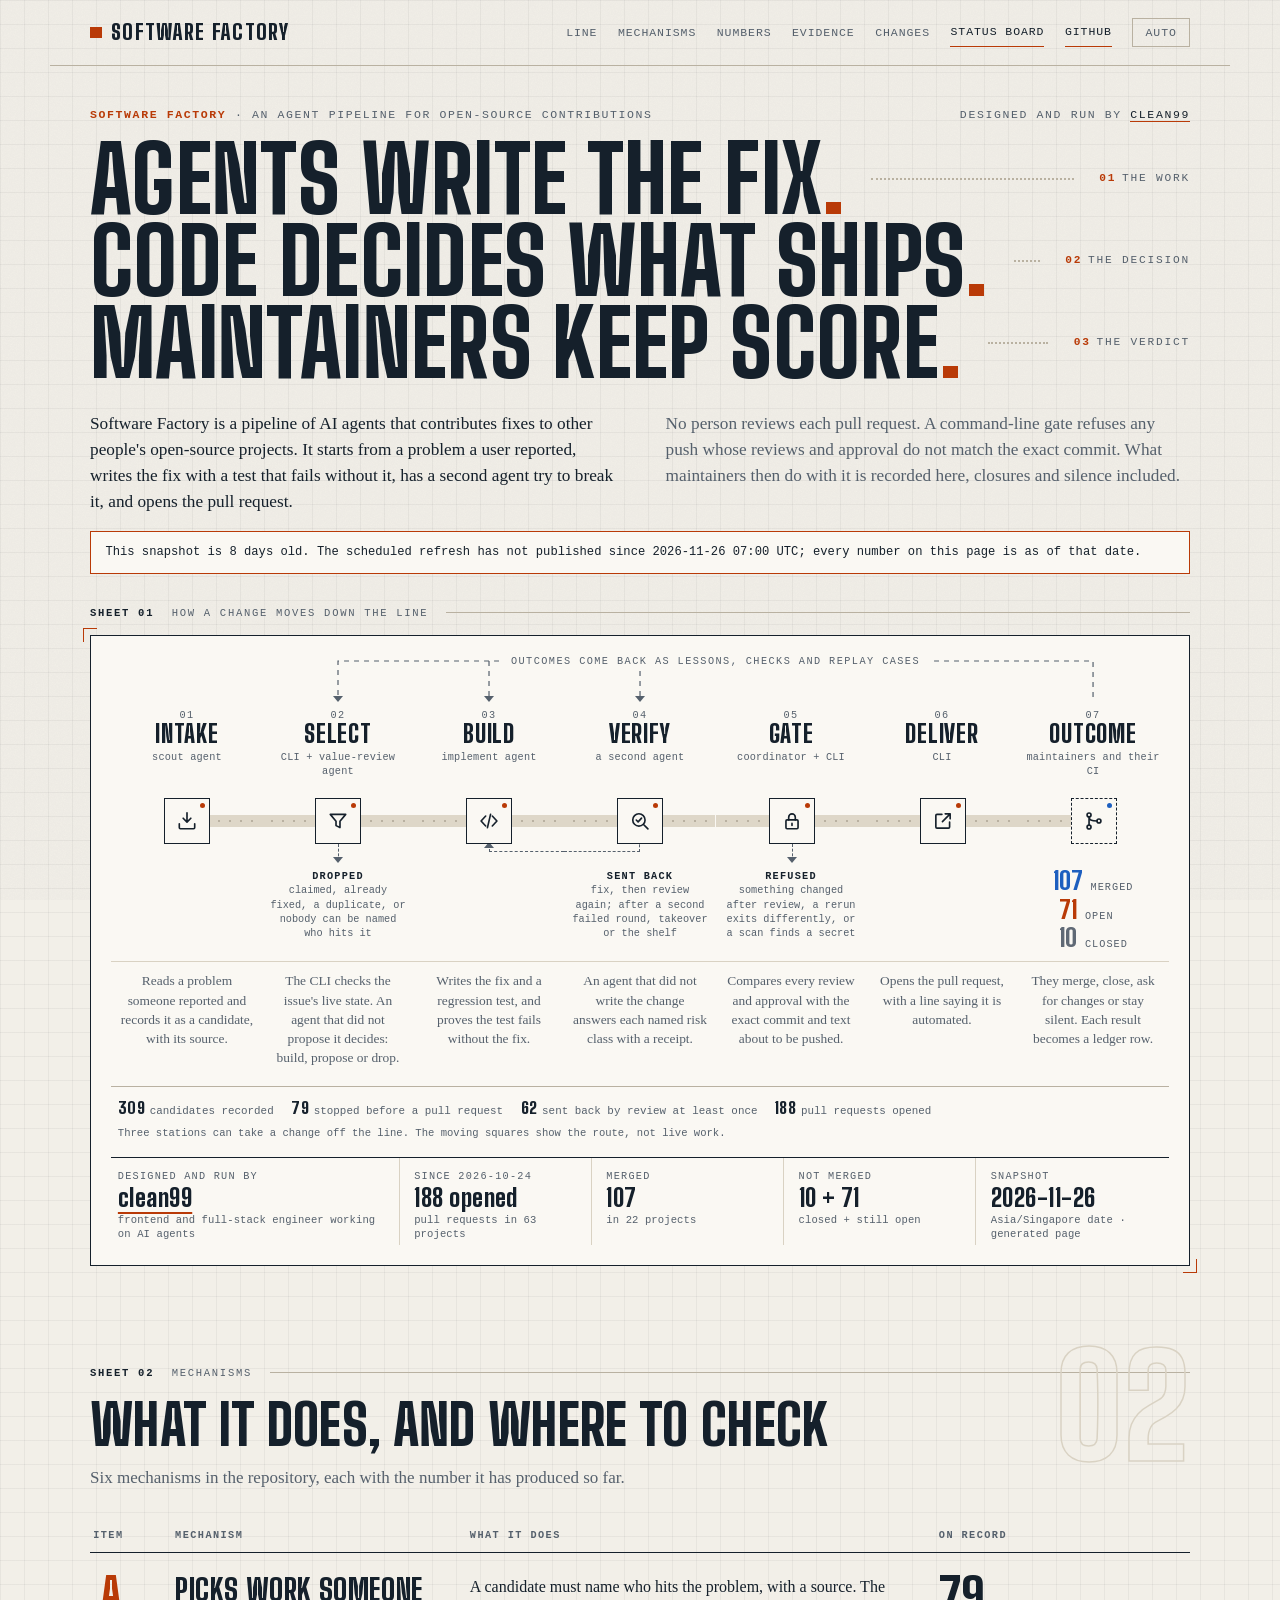
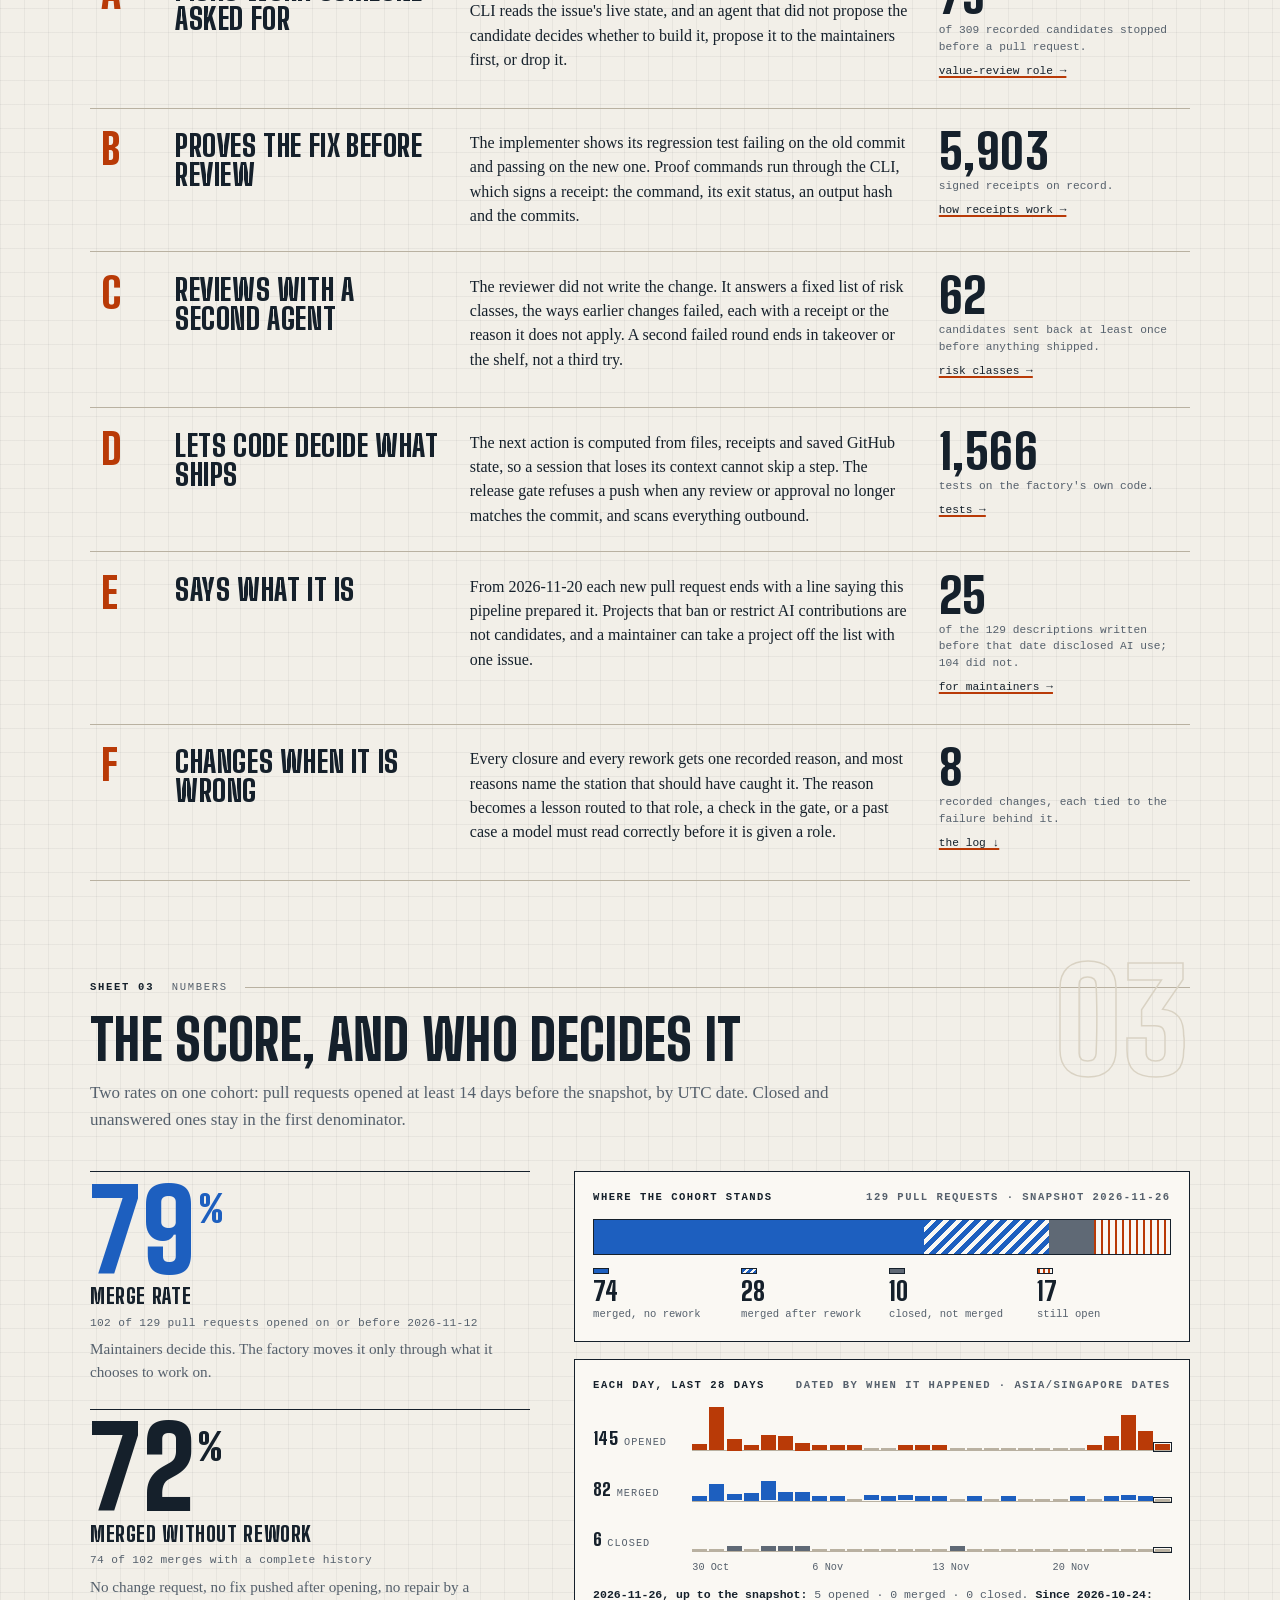
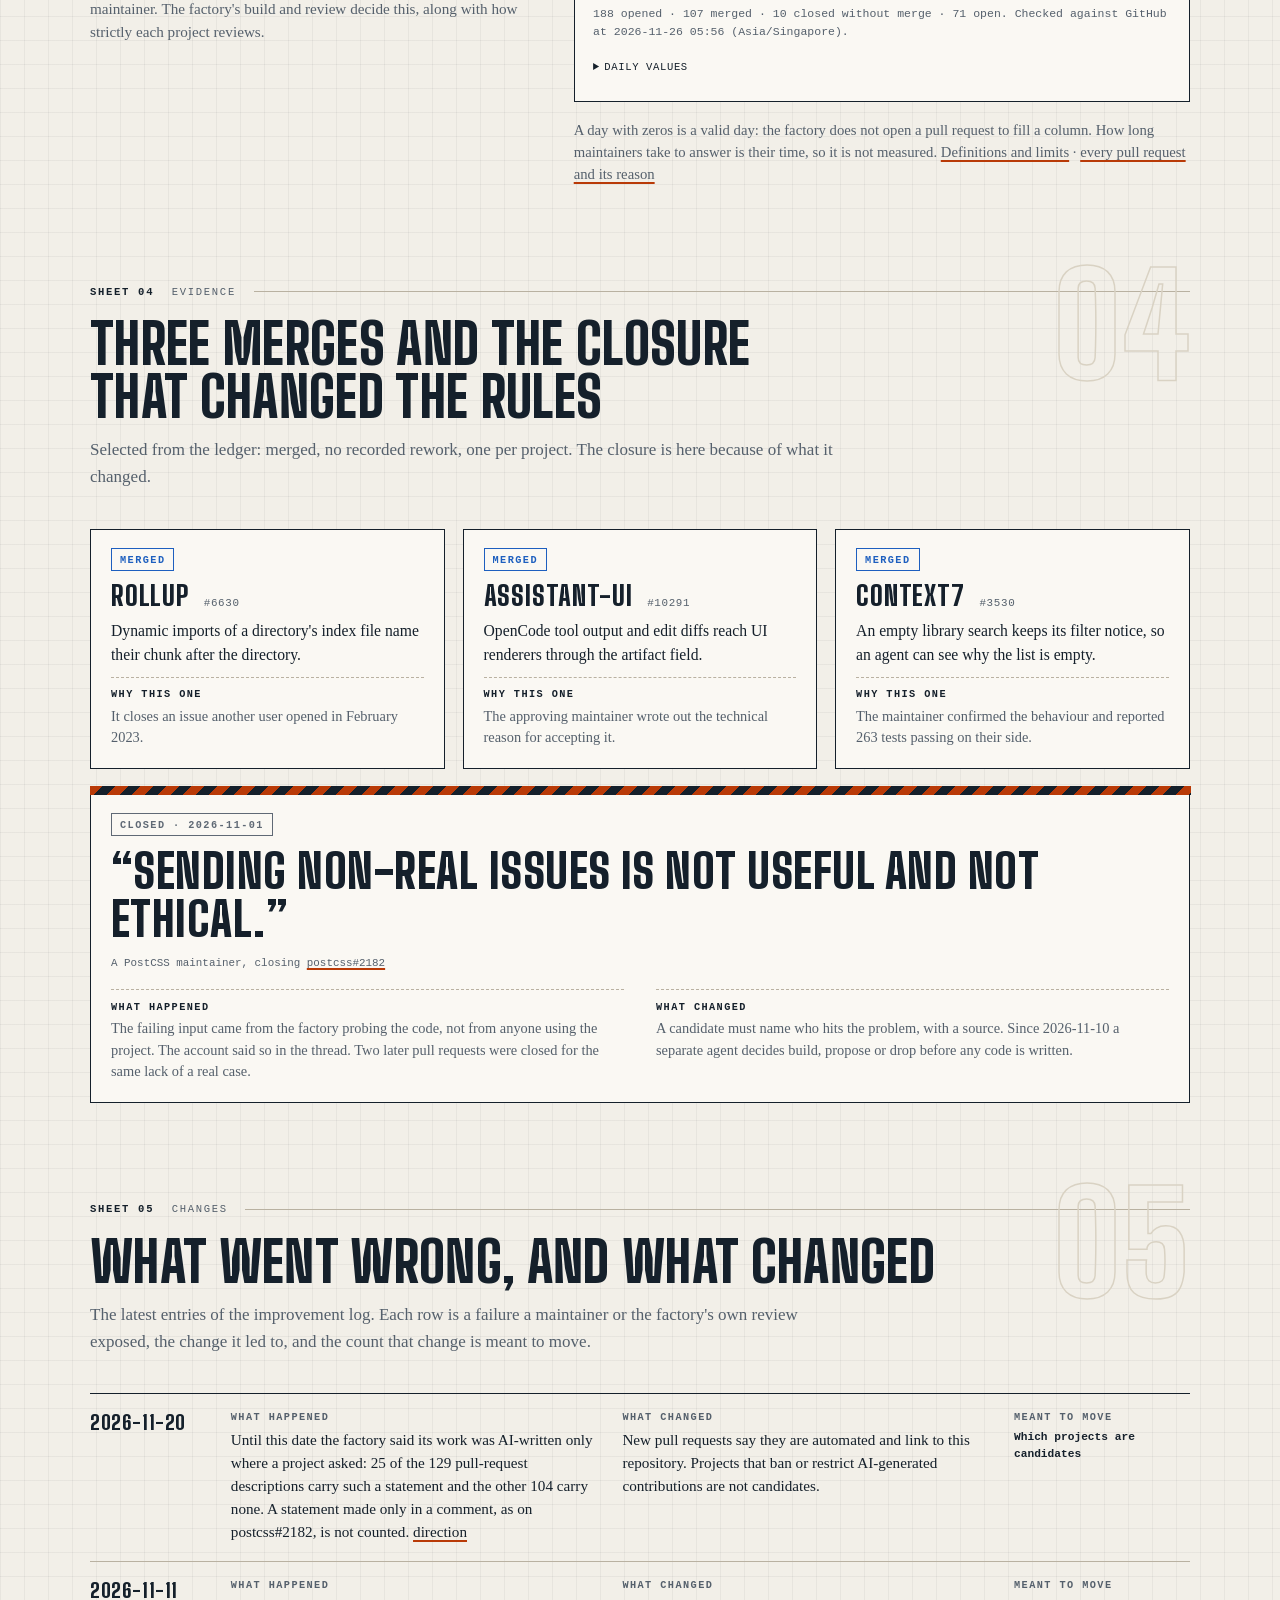
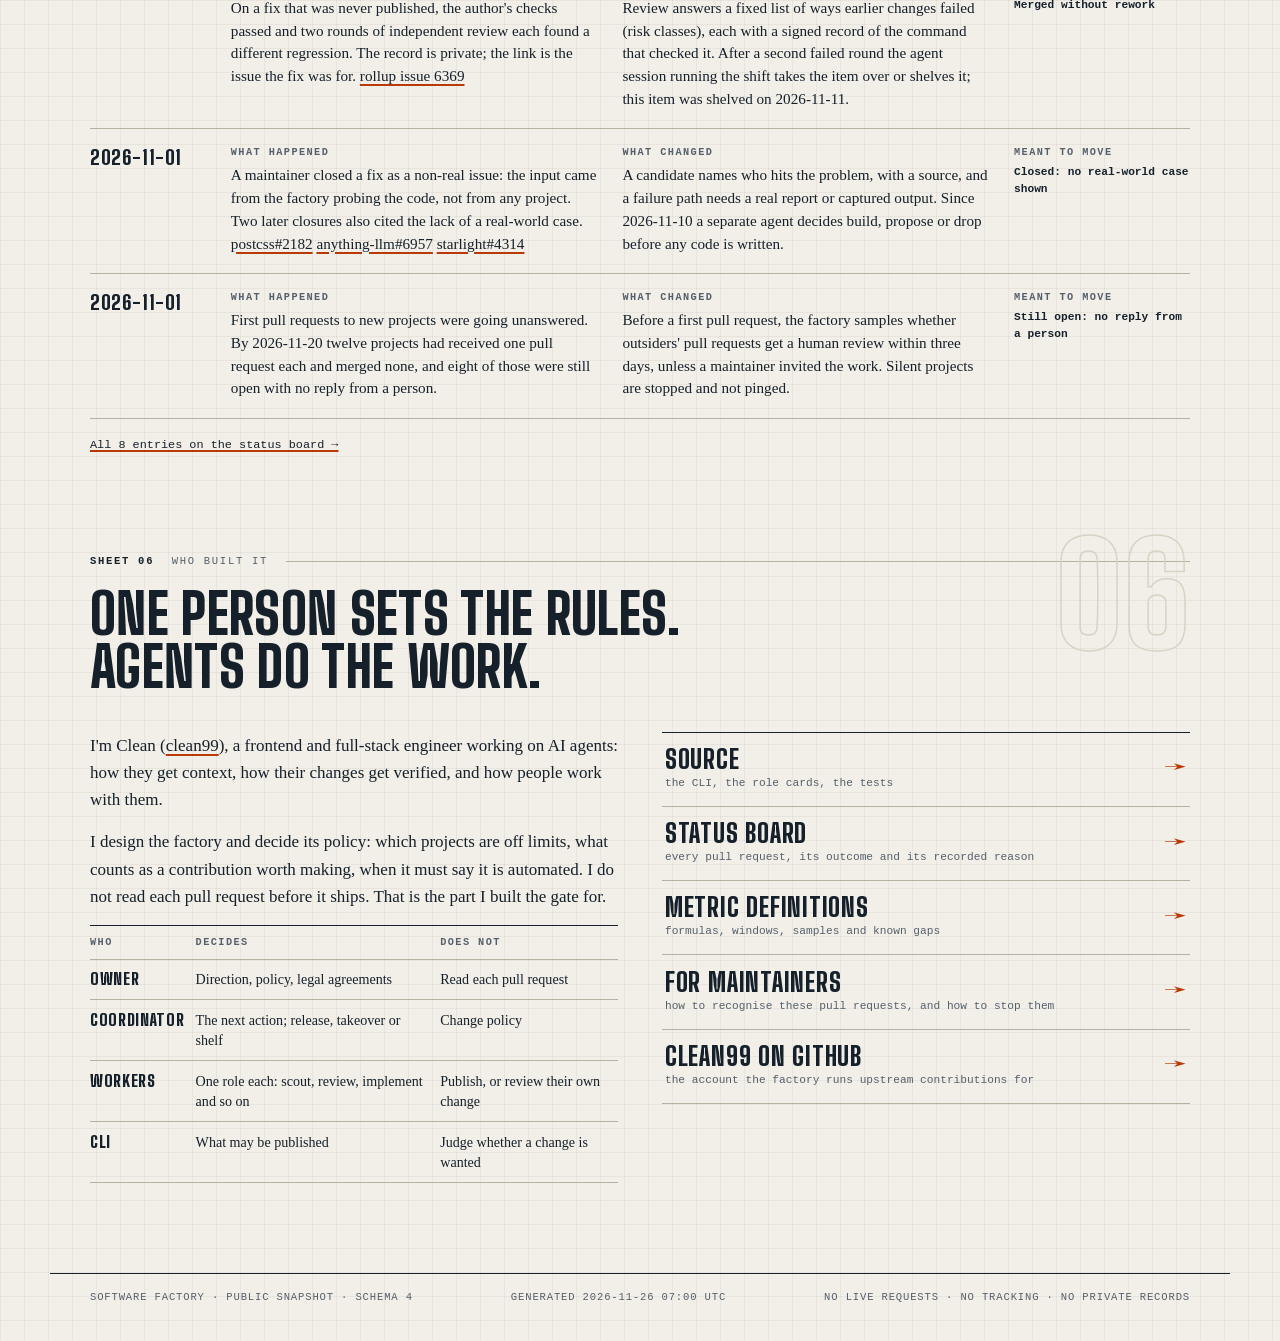
<file: site/index.html>
<!doctype html>
<html lang="en">
<head>
<meta charset="utf-8">
<meta name="viewport" content="width=device-width, initial-scale=1, viewport-fit=cover">
<meta name="referrer" content="no-referrer">
<meta name="color-scheme" content="light dark">
<meta http-equiv="Content-Security-Policy" content="default-src 'none'; script-src 'sha256-GXXFmbmmoEGzoS66oTQV3iqNfhwXeULmjjIIenEYbM8='; style-src 'unsafe-inline'; img-src 'self' data:; font-src data:; connect-src 'none'; base-uri 'none'; form-action 'none'">
<link rel="icon" href="data:image/svg+xml,%3Csvg xmlns='http://www.w3.org/2000/svg' viewBox='0 0 16 16'%3E%3Crect width='16' height='16' fill='%2315202b'/%3E%3Crect x='4' y='4' width='8' height='8' fill='%23ff7a1a'/%3E%3C/svg%3E">
<title>Software Factory: an agent pipeline for open-source contributions</title>
<meta name="description" content="Software Factory is a pipeline of AI agents that contributes fixes to other people's open-source projects, and a public record of what their maintainers did with them.">
<style>
/* A drawing set for a factory: drafting paper by day, a control room by night. Orange is work in motion, blue is merged, grey is stopped. */
@font-face{font-family:"Big Shoulders";font-weight:600;font-style:normal;font-display:swap;src:url([data-uri]) format("woff2")}
@font-face{font-family:"Big Shoulders";font-weight:800;font-style:normal;font-display:swap;src:url([data-uri]) format("woff2")}

:root{
  color-scheme:light;
  --paper:#f2efe8;--panel:#faf8f3;--ink:#15202b;--dim:#55606c;--rule:#b9b1a1;--hair:#d9d2c3;
  --flow:#b93a07;--merged:#1d5fbf;--stop:#5f6975;--grid:rgba(21,32,43,.05);--belt:#ded7c8;
  --on-flow:#fff;--grain:.5;--glow:transparent;
  --display:"Big Shoulders","Avenir Next Condensed","Roboto Condensed","Arial Narrow",sans-serif;
  --text:Charter,"Bitstream Charter","Iowan Old Style","Sitka Text",Cambria,Georgia,serif;
  --mono:ui-monospace,"SF Mono",SFMono-Regular,Menlo,Consolas,"Liberation Mono",monospace;
}
@media (prefers-color-scheme:dark){
  :root:not([data-theme="light"]){
    color-scheme:dark;
    --paper:#0c1014;--panel:#12181f;--ink:#e9edf1;--dim:#93a0ad;--rule:#3a4653;--hair:#232d38;
    --flow:#ff7a1a;--merged:#5aa7ff;--stop:#8b96a3;--grid:rgba(255,255,255,.035);--belt:#263241;
    --on-flow:#0c1014;--grain:.35;--glow:rgba(255,122,26,.09);
  }
}
:root[data-theme="dark"]{
  color-scheme:dark;
  --paper:#0c1014;--panel:#12181f;--ink:#e9edf1;--dim:#93a0ad;--rule:#3a4653;--hair:#232d38;
  --flow:#ff7a1a;--merged:#5aa7ff;--stop:#8b96a3;--grid:rgba(255,255,255,.035);--belt:#263241;
  --on-flow:#0c1014;--grain:.35;--glow:rgba(255,122,26,.09);
}

*,*::before,*::after{box-sizing:border-box}
html{-webkit-text-size-adjust:100%;scroll-behavior:smooth;scroll-padding-top:1rem}
body{margin:0;background-color:var(--paper);color:var(--ink);font:400 1.0625rem/1.6 var(--text);overflow-x:hidden;
  background-image:linear-gradient(var(--grid) 1px,transparent 1px),linear-gradient(90deg,var(--grid) 1px,transparent 1px);background-size:24px 24px}
body::before{content:"";position:fixed;inset:0;z-index:-1;pointer-events:none;opacity:var(--grain);
  background-image:url("data:image/svg+xml,%3Csvg xmlns='http://www.w3.org/2000/svg' width='180' height='180'%3E%3Cfilter id='n'%3E%3CfeTurbulence type='fractalNoise' baseFrequency='.85' numOctaves='2' stitchTiles='stitch'/%3E%3CfeColorMatrix values='0 0 0 0 .5 0 0 0 0 .5 0 0 0 0 .5 0 0 0 .22 0'/%3E%3C/filter%3E%3Crect width='100%25' height='100%25' filter='url(%23n)'/%3E%3C/svg%3E")}
a{color:inherit;text-decoration-color:var(--flow);text-decoration-thickness:1.5px;text-underline-offset:.2em}
a:hover{color:var(--flow)}
:focus-visible{outline:2px solid var(--flow);outline-offset:3px}
[hidden]{display:none !important}
.wrap{width:min(1180px,100%);margin:0 auto;padding:0 max(clamp(16px,4vw,40px),env(safe-area-inset-left,0px)) 0 max(clamp(16px,4vw,40px),env(safe-area-inset-right,0px))}
.skip{position:absolute;left:-999px;top:0;background:var(--ink);color:var(--paper);padding:.5rem .9rem;font:600 .8rem var(--mono);z-index:9}
.skip:focus{left:8px;top:8px}

/* top bar */
.top{display:flex;align-items:center;justify-content:space-between;gap:1rem;padding-top:1.05rem;padding-bottom:1.05rem;border-bottom:1px solid var(--rule)}
.brand{display:flex;align-items:center;gap:.6rem;font:800 1.35rem/1 var(--display);letter-spacing:.06em;text-transform:uppercase;text-decoration:none;white-space:nowrap;padding:.3rem 0}
.brand i{width:.72rem;height:.72rem;background:var(--flow);display:block}
.top nav{display:flex;align-items:center;gap:clamp(.7rem,1.6vw,1.4rem);font:500 .72rem/1 var(--mono);letter-spacing:.08em;text-transform:uppercase}
.top nav a{text-decoration:none;color:var(--dim);padding:.55rem 0;white-space:nowrap}
.top nav a:hover{color:var(--ink)}
.top nav a.out{color:var(--ink);border-bottom:1.5px solid var(--flow)}
.theme{font:inherit;letter-spacing:inherit;text-transform:inherit;color:var(--dim);background:none;border:1px solid var(--rule);padding:.32rem .55rem;cursor:pointer;border-radius:0;min-width:3.6rem;min-height:1.8rem}
.theme:hover{color:var(--ink);border-color:var(--ink)}
@media (max-width:900px){.top nav a.sec-link{display:none}}
@media (max-width:480px){.brand{font-size:1.08rem;gap:.4rem}.top nav{gap:.6rem;font-size:.64rem;letter-spacing:.04em}.theme{padding:.3rem .4rem;min-width:3rem}}

/* sheets and type */
.sec{position:relative;padding-top:clamp(2.8rem,6.5vw,5rem);padding-bottom:clamp(.6rem,1.5vw,1.2rem)}
.sheet{display:flex;gap:1.1rem;align-items:center;margin:0 0 1.1rem;font:500 .66rem/1.4 var(--mono);letter-spacing:.16em;text-transform:uppercase;color:var(--dim)}
.sheet b{color:var(--ink);font-weight:600;white-space:nowrap}
.sheet::after{content:"";flex:1;height:1px;background:var(--rule)}
.sheet h2{font:inherit;letter-spacing:inherit;max-width:none;margin:0}
.ghost{position:absolute;right:clamp(16px,4vw,40px);top:clamp(2.2rem,5.4vw,4.1rem);font:800 clamp(4.6rem,11vw,9rem)/.8 var(--display);color:transparent;-webkit-text-stroke:1.5px var(--hair);pointer-events:none;user-select:none}
h2{margin:0;font:800 clamp(2rem,5vw,3.5rem)/.95 var(--display);text-transform:uppercase;letter-spacing:.006em;max-width:17em;position:relative;text-wrap:balance}
h3{margin:0;font:800 1.5rem/1 var(--display);text-transform:uppercase;letter-spacing:.03em}
.sub{margin:.8rem 0 0;max-width:44em;color:var(--dim);position:relative}
.more{margin:1.1rem 0 0;font:500 .74rem/1.6 var(--mono)}
.stale{display:none;margin:1rem 0 0;border:1.5px solid var(--flow);padding:.7rem .9rem;font:500 .76rem/1.5 var(--mono);background:var(--panel)}
.stale.on{display:block}
.foot{margin-top:clamp(2.6rem,6vw,4.4rem);border-top:1.5px solid var(--ink);padding-top:1rem;padding-bottom:2.2rem;display:flex;flex-wrap:wrap;gap:.4rem 1.6rem;justify-content:space-between;font:500 .66rem/1.5 var(--mono);letter-spacing:.08em;text-transform:uppercase;color:var(--dim)}
.foot a{display:inline-block;padding:.4rem 0}
@media (max-width:620px){.ghost{display:none}.sheet{gap:.8rem}.sheet::after{min-width:1rem}}
@media (prefers-reduced-motion:reduce){html{scroll-behavior:auto}*,*::before,*::after{animation:none !important;transition:none !important}}
:root{--slot:2.2s}

/* hero */
.hero{padding-top:clamp(1.5rem,3.4vw,2.6rem)}
.eyebrow{margin:0 0 .9rem;display:flex;flex-wrap:wrap;gap:.3rem 1.5rem;justify-content:space-between;font:500 .72rem/1.4 var(--mono);letter-spacing:.14em;text-transform:uppercase;color:var(--dim)}
.eyebrow b{color:var(--flow);font-weight:600}
.eyebrow a{color:var(--ink);text-decoration:none;border-bottom:1.5px solid var(--flow)}
h1{margin:0;font:800 clamp(2.7rem,min(9.3vw,11.5vh),5.7rem)/.9 var(--display);letter-spacing:.004em;text-transform:uppercase}
h1 .l{display:block;text-wrap:balance}
h1 em{font-style:normal;color:var(--flow)}
h1 .ld,h1 .tag{display:none}
@media (min-width:1200px){
  h1 .l{display:flex;align-items:center;gap:.16em}
  h1 .l>span:first-child{flex:none;white-space:nowrap}
  h1 .ld{display:block;flex:1;min-width:.8rem;border-bottom:2px dotted var(--rule);margin:0 .12em}
  h1 .tag{display:block;font:500 .7rem/1 var(--mono);letter-spacing:.16em;color:var(--dim);white-space:nowrap}
  h1 .tag b{color:var(--flow);font-weight:600;margin-right:.5em}
}
.hero-grid{display:grid;grid-template-columns:repeat(2,minmax(0,1fr));gap:clamp(1.4rem,4vw,3.5rem);margin-top:clamp(1.2rem,2.4vw,1.7rem)}
.lede{margin:0;font-size:clamp(1.08rem,1.35vw,1.2rem);line-height:1.5;max-width:38em}
.lede + .lede{color:var(--dim)}
@media (max-width:860px){.hero-grid{grid-template-columns:1fr;gap:.9rem}}

/* the line */
.sec.lead{padding-top:clamp(1.3rem,2.6vw,2rem)}
.sec.lead .sheet{margin-bottom:.9rem}
.line{border:1.5px solid var(--ink);background:var(--panel);padding:clamp(1rem,2.2vw,1.6rem) clamp(.6rem,1.6vw,1.4rem) clamp(.9rem,1.8vw,1.3rem);position:relative;box-shadow:0 50px 120px -70px var(--glow)}
.line::before,.line::after{content:"";position:absolute;width:14px;height:14px;border:1.5px solid var(--flow)}
.line::before{top:-8px;left:-8px;border-right:0;border-bottom:0}
.line::after{bottom:-8px;right:-8px;border-left:0;border-top:0}
.loop{position:relative;height:36px;margin:0 7.143% 0 21.43%}
.loop svg{position:absolute;inset:0;width:100%;height:100%;overflow:visible}
.loop path{fill:none;stroke:var(--dim);stroke-width:1.2;stroke-dasharray:5 5;vector-effect:non-scaling-stroke}
.loop span{position:absolute;top:-.6em;left:50%;transform:translateX(-50%);white-space:nowrap;background:var(--panel);padding:0 .7rem;font:500 .64rem/1.2 var(--mono);letter-spacing:.14em;text-transform:uppercase;color:var(--dim)}
.loop i{position:absolute;bottom:-5px;width:0;height:0;border:5px solid transparent;border-top:6px solid var(--dim);border-bottom:0;transform:translateX(-50%)}
.stations{list-style:none;margin:0;padding:0;display:grid;grid-template-columns:repeat(7,minmax(0,1fr));grid-template-rows:auto 80px auto auto}
.stations>li{display:grid;grid-row:1/-1;grid-template-rows:subgrid;min-width:0}
.head{padding:.65rem .5rem .15rem;text-align:center}
.no{display:block;font:500 .64rem/1.4 var(--mono);letter-spacing:.14em;color:var(--dim)}
.who{margin:.3rem 0 0;font:400 .64rem/1.35 var(--mono);letter-spacing:.02em;color:var(--dim)}
.belt{position:relative;container-type:inline-size}
.belt::before{content:"";position:absolute;left:0;right:0;top:50%;height:12px;transform:translateY(-50%);
  background:repeating-linear-gradient(90deg,transparent 0 9px,var(--rule) 9px 11px) center/100% 2px no-repeat,var(--belt)}
.stations>li:first-child .belt::before{left:50%}
.stations>li:last-child .belt::before{right:50%}
.node{position:absolute;left:50%;top:50%;width:46px;height:46px;transform:translate(-50%,-50%);background:var(--panel);border:1.5px solid var(--ink);display:grid;place-items:center;color:var(--ink);z-index:2;transition:background .2s ease,color .2s ease}
.node svg{width:22px;height:22px;fill:none;stroke:currentColor;stroke-width:1.5;stroke-linecap:round;stroke-linejoin:round}
.node::after{content:"";position:absolute;right:4px;top:4px;width:5px;height:5px;border-radius:50%;background:var(--flow)}
.stations>li:last-child .node{border-style:dashed}
.stations>li:last-child .node::after{background:var(--merged)}
.stations>li:last-child .tok{z-index:3}
.stations>li:hover .node{background:var(--ink);color:var(--panel)}
.chute{position:absolute;left:50%;top:calc(50% + 23px);bottom:0;border-left:1.2px dashed var(--dim)}
.chute::after{content:"";position:absolute;left:-5.6px;bottom:-2px;border:5px solid transparent;border-top:6px solid var(--dim);border-bottom:0}
.back{position:absolute;top:50%;height:31px;border-bottom:1.2px dashed var(--dim)}
.back.from{left:0;right:50%;border-right:1.2px dashed var(--dim)}
.back.to{left:50%;right:0;border-left:1.2px dashed var(--dim)}
.back.to::after{content:"";position:absolute;left:-5.6px;top:21px;border:5px solid transparent;border-bottom:6px solid var(--dim);border-top:0}
.tok{position:absolute;left:-6px;top:50%;width:12px;height:12px;margin-top:-6px;background:var(--flow);opacity:0;z-index:1}
.exit{padding:.5rem .45rem 0;min-height:3.1rem}
.tag-out{margin:0;font:400 .64rem/1.4 var(--mono);color:var(--dim);text-align:center}
.tag-out b{display:block;font-weight:600;letter-spacing:.12em;text-transform:uppercase;color:var(--ink)}
.bins{list-style:none;margin:0 auto;padding:0;display:grid;gap:.25rem;width:max-content}
.bins li{display:grid;grid-template-columns:auto 1fr;gap:.45rem;align-items:baseline;font:500 .64rem/1.2 var(--mono);letter-spacing:.1em;text-transform:uppercase;color:var(--dim)}
.bins b{font:800 1.55rem/1 var(--display);letter-spacing:.01em;color:var(--stop);min-width:2.1ch;text-align:right;font-variant-numeric:tabular-nums}
.bins .m b{color:var(--merged)}.bins .o b{color:var(--flow)}
.what{margin:.6rem 0 0;padding:.6rem .5rem .2rem;font-size:.84rem;line-height:1.42;text-align:center;border-top:1px solid var(--hair);color:var(--dim);transition:color .2s ease}
.stations>li:hover .what{color:var(--ink)}
.line-foot{display:flex;flex-wrap:wrap;gap:.4rem 1.6rem;justify-content:space-between;align-items:baseline;margin:1rem 0 0;padding:.8rem .4rem 0;border-top:1px solid var(--rule);font:500 .68rem/1.5 var(--mono);color:var(--dim)}
.funnel{margin:0;display:flex;flex-wrap:wrap;gap:.2rem 1.1rem;list-style:none;padding:0}
.funnel b{font:800 1.05rem/1 var(--display);color:var(--ink);letter-spacing:.02em;margin-right:.3rem;font-variant-numeric:tabular-nums}
.note{margin:0;font:400 .66rem/1.5 var(--mono);color:var(--dim)}
.plate{margin:1rem 0 0;border-top:1.5px solid var(--ink);display:grid;grid-template-columns:1.5fr repeat(4,minmax(0,1fr))}
.plate div{padding:.7rem .9rem .2rem;border-right:1px solid var(--hair);min-width:0}
.plate div:first-child{padding-left:.4rem}
.plate div:last-child{border-right:0}
.plate dt{font:500 .64rem/1.3 var(--mono);letter-spacing:.12em;text-transform:uppercase;color:var(--dim)}
.plate dd{margin:.15rem 0 0;font:800 1.5rem/1.05 var(--display);letter-spacing:.02em;font-variant-numeric:tabular-nums}
.plate dd small{display:block;margin-top:.15rem;font:400 .66rem/1.35 var(--mono);letter-spacing:.01em;color:var(--dim)}

@media (prefers-reduced-motion:no-preference){
  h1 .l{animation:rise .7s cubic-bezier(.2,.7,.2,1) both}
  h1 .l:nth-child(2){animation-delay:.09s}h1 .l:nth-child(3){animation-delay:.18s}
  .hero-grid{animation:rise .7s .3s cubic-bezier(.2,.7,.2,1) both}
  .line{animation:rise .8s .42s cubic-bezier(.2,.7,.2,1) both}
  .stations>li .head,.stations>li .node{animation:rise .5s cubic-bezier(.2,.7,.2,1) both;animation-delay:calc(.75s + var(--i) * .07s)}
  .stations>li .node{animation-name:pop}
  .stations>li .tok{animation:pass calc(7 * var(--slot)) linear infinite;animation-delay:calc(1.4s + (var(--i) + var(--k,0)) * var(--slot))}
  .tok.b{--k:2.3333}.tok.c{--k:4.6667}
  .stations>li:first-child .tok{animation-name:pass-first}
  .stations>li:last-child .tok{animation-name:pass-last}
  .stations>li .tok.out{animation-name:pass-out}
  .stations>li .tok.d.from{animation-name:back-from;animation-delay:calc(1.4s + 3.9 * var(--slot))}
  .stations>li .tok.d.to{animation-name:back-to;animation-delay:calc(1.4s + 4.4 * var(--slot))}
  .loop path{animation:ants 1.6s linear infinite}
  .node::after{animation:lamp calc(7 * var(--slot)) linear infinite;animation-delay:calc(1.4s + var(--i) * var(--slot))}
}
@keyframes rise{from{opacity:0;transform:translateY(.4em)}to{opacity:1;transform:none}}
@keyframes pop{from{opacity:0;transform:translate(-50%,-50%) scale(.7)}to{opacity:1;transform:translate(-50%,-50%)}}
@keyframes ants{to{stroke-dashoffset:-20}}
@keyframes lamp{0%,6%{box-shadow:0 0 0 4px color-mix(in srgb,var(--flow) 35%,transparent)}14%,100%{box-shadow:none}}
@keyframes pass{0%{transform:translateX(0);opacity:1}14.28%{transform:translateX(100cqw);opacity:1}14.3%,100%{transform:translateX(100cqw);opacity:0}}
@keyframes pass-first{0%{transform:translateX(50cqw) scale(.2);opacity:0}6%{transform:translateX(50cqw) scale(1);opacity:1}7.14%{transform:translateX(50cqw);opacity:1}14.28%{transform:translateX(100cqw);opacity:1}14.3%,100%{transform:translateX(100cqw);opacity:0}}
@keyframes pass-last{0%{transform:translateX(0);opacity:1;background:var(--flow)}7.14%{transform:translateX(50cqw);opacity:1;background:var(--flow)}9%{transform:translateX(50cqw) scale(1.5);opacity:1;background:var(--merged)}14.28%{transform:translateX(50cqw) scale(.6);opacity:0;background:var(--merged)}100%{transform:translateX(50cqw);opacity:0}}
@keyframes pass-out{0%{transform:translate(0,0);opacity:1;background:var(--flow)}7.14%{transform:translate(50cqw,0);opacity:1;background:var(--flow)}9%{transform:translate(50cqw,0);opacity:1;background:var(--stop)}14.28%{transform:translate(50cqw,38px);opacity:0;background:var(--stop)}100%{transform:translate(50cqw,38px);opacity:0}}
@keyframes back-from{0%{transform:translate(50cqw,0);opacity:0}1%{transform:translate(50cqw,0);opacity:1}3%{transform:translate(50cqw,31px);opacity:1}7.14%{transform:translate(0,31px);opacity:1}7.2%,100%{transform:translate(0,31px);opacity:0}}
@keyframes back-to{0%{transform:translate(100cqw,31px);opacity:1}4.2%{transform:translate(50cqw,31px);opacity:1}6.6%{transform:translate(50cqw,0);opacity:1}7.14%{transform:translate(50cqw,0);opacity:0}100%{transform:translate(50cqw,0);opacity:0}}
@media (prefers-reduced-motion:reduce){
  .tok.a{opacity:1;transform:translateX(76cqw)}
  .stations>li:first-child .tok.a,.stations>li:last-child .tok.a{opacity:0}
}

@media (max-width:960px){
  .loop{display:none}
  .stations{display:block}
  .stations>li{display:grid;grid-template-columns:46px minmax(0,1fr);grid-template-rows:auto auto auto;column-gap:.9rem;padding-bottom:1.15rem}
  .stations>li:last-child{padding-bottom:.2rem}
  .belt{grid-column:1;grid-row:1/span 3;container-type:normal}
  .belt::before{left:50% !important;right:auto !important;top:0;bottom:-1.15rem;width:10px;height:auto;transform:translateX(-50%);
    background:repeating-linear-gradient(180deg,transparent 0 9px,var(--rule) 9px 11px) center/2px 100% no-repeat,var(--belt)}
  .stations>li:last-child .belt::before{bottom:auto;height:23px}
  .node{top:0;transform:translateX(-50%)}
  .stations>li .node{animation:none}
  .tok,.chute,.back{display:none}
  .head{grid-column:2;padding:0;text-align:left;display:grid;grid-template-columns:auto 1fr;column-gap:.6rem;align-items:baseline}
  .head .who{grid-column:1/-1}
  .what{grid-column:2;grid-row:2;text-align:left;border:0;margin:0;padding:.35rem 0 0;font-size:.95rem;color:var(--ink)}
  .exit{grid-column:2;grid-row:3;padding:.45rem 0 0;min-height:0}
  .exit:empty{display:none}
  .tag-out{text-align:left;border-left:2px solid var(--stop);padding-left:.6rem;font-size:.7rem}
  .bins{grid-template-columns:repeat(3,auto);justify-content:start;gap:1.2rem;margin:0}
  .line-foot{flex-direction:column}
  .plate{grid-template-columns:repeat(2,minmax(0,1fr))}
  .plate div{border-bottom:1px solid var(--hair);padding-bottom:.6rem}
  .plate div:first-child{grid-column:1/-1}
  .plate div:nth-child(2n+1){border-right:0}
  .plate div:nth-last-child(-n+2){border-bottom:0}
}

/* mechanisms */
.parts-head,.parts>li{display:grid;grid-template-columns:3.2rem minmax(0,16.5rem) minmax(0,1fr) minmax(0,15.5rem);column-gap:clamp(1rem,2.4vw,2rem);align-items:start}
.parts-head{margin-top:clamp(1.6rem,3vw,2.4rem);padding:0 .2rem .55rem;border-bottom:1.5px solid var(--ink);font:600 .64rem/1.3 var(--mono);letter-spacing:.14em;text-transform:uppercase;color:var(--dim)}
.parts{list-style:none;margin:0;padding:0}
.parts>li{padding:1.4rem .2rem 1.45rem;border-bottom:1px solid var(--rule);position:relative;transition:background .25s ease}
.parts>li::before{content:"";position:absolute;left:0;top:-1px;bottom:-1px;width:0;background:var(--flow);transition:width .25s ease}
.parts>li:hover{background:linear-gradient(90deg,var(--panel),transparent 85%)}
.parts>li:hover::before{width:4px}
.parts .k{font:800 2.7rem/.82 var(--display);color:var(--flow);padding-left:.5rem}
.parts h3{font-size:1.85rem;line-height:.98;letter-spacing:.02em}
.parts p{margin:0;font-size:1rem;line-height:1.52}
.parts .proof{font:400 .7rem/1.5 var(--mono);color:var(--dim)}
.parts .proof b{display:block;font:800 3.1rem/.82 var(--display);color:var(--ink);letter-spacing:.01em;font-variant-numeric:tabular-nums;margin-bottom:.4rem}
.parts .proof a{display:inline-block;padding:.45rem 0 .3rem;color:var(--ink);white-space:nowrap}
@media (max-width:960px){
  .parts-head{display:none}
  .parts{margin-top:1.5rem;border-top:1.5px solid var(--ink)}
  .parts>li{grid-template-columns:2.6rem minmax(0,1fr);row-gap:.55rem}
  .parts .k{grid-row:1/span 3;font-size:2.2rem;padding-left:.2rem}
  .parts h3,.parts p{grid-column:2}
  .parts h3{font-size:1.6rem}
  .parts .proof b{display:inline;font-size:1.7rem;margin-right:.35rem}
}

/* numbers */
.nums{display:grid;grid-template-columns:minmax(0,5fr) minmax(0,7fr);gap:clamp(1.4rem,3.4vw,3rem);margin-top:clamp(1.6rem,3vw,2.4rem);align-items:start}
.rates{display:grid;gap:1.6rem}
.rate{border-top:1.5px solid var(--ink);padding-top:.9rem}
.rate .v{font:800 clamp(4.4rem,9.5vw,7rem)/.8 var(--display);letter-spacing:.005em;font-variant-numeric:tabular-nums}
.rate .v sup{font-size:.34em;vertical-align:top;margin-left:.08em;position:relative;top:.16em}
.rate .v.counts{font-size:clamp(2.6rem,6vw,3.8rem);line-height:.9}
.rate.merged .v{color:var(--merged)}
.rate h3{margin-top:.6rem;font-size:1.3rem}
.rate p{margin:.4rem 0 0;font-size:.95rem;line-height:1.5}
.rate .by{color:var(--dim)}
.rate .frac{font:500 .7rem/1.5 var(--mono);color:var(--dim);letter-spacing:.03em;margin-top:.5rem}
.fig{margin:0;border:1.5px solid var(--ink);background:var(--panel);padding:1.1rem 1.15rem 1.2rem}
.fig + .fig{margin-top:1.1rem}
.fig figcaption{font:600 .66rem/1.4 var(--mono);letter-spacing:.14em;text-transform:uppercase;color:var(--dim);display:flex;flex-wrap:wrap;gap:.3rem 1rem;justify-content:space-between;margin-bottom:.9rem}
.fig figcaption b{color:var(--ink);font-weight:600}
.bar{display:flex;height:36px;border:1.5px solid var(--ink)}
.bar i{display:block;min-width:3px}
.bar .s1{background:var(--merged)}
.bar .s2{background:repeating-linear-gradient(135deg,var(--merged) 0 5px,transparent 5px 9px)}
.bar .s3{background:var(--stop)}
.bar .s4{background:repeating-linear-gradient(90deg,var(--flow) 0 2px,transparent 2px 7px)}
.legend{list-style:none;margin:.8rem 0 0;padding:0;display:grid;grid-template-columns:repeat(4,minmax(0,1fr));gap:.5rem .9rem;font:500 .66rem/1.35 var(--mono);color:var(--dim)}
.legend b{display:block;font:800 1.6rem/1 var(--display);color:var(--ink);font-variant-numeric:tabular-nums;margin-bottom:.15rem}
.legend li::before{content:"";display:block;width:16px;height:6px;margin-bottom:.35rem;border:1px solid var(--ink)}
.legend .s1::before{background:var(--merged)}
.legend .s2::before{background:repeating-linear-gradient(135deg,var(--merged) 0 3px,transparent 3px 5px)}
.legend .s3::before{background:var(--stop)}
.legend .s4::before{background:repeating-linear-gradient(90deg,var(--flow) 0 2px,transparent 2px 5px)}
.strip{display:grid;grid-template-columns:5.6rem minmax(0,1fr);row-gap:.4rem;column-gap:.6rem;align-items:end}
.strip-lab{font:500 .64rem/1.3 var(--mono);letter-spacing:.1em;text-transform:uppercase;color:var(--dim);padding-bottom:.1rem}
.strip-lab b{font:800 1.15rem/1 var(--display);color:var(--ink);margin-right:.3rem;letter-spacing:.02em;font-variant-numeric:tabular-nums}
.days{display:grid;grid-template-columns:repeat(var(--n),minmax(0,1fr));gap:2px;height:44px;align-items:end;border-bottom:1px solid var(--rule)}
.days i{display:block;height:max(5px,calc(var(--h) * 1%));background:var(--c);transform-origin:bottom}
.days i.z{height:2px;background:var(--rule)}
.days.o{--c:var(--flow)}.days.m{--c:var(--merged)}.days.x{--c:var(--stop)}
.days i.today{outline:1px solid var(--ink);outline-offset:1px}
.axis{grid-column:2;display:grid;grid-template-columns:repeat(var(--n),minmax(0,1fr));gap:2px;font:500 .64rem/1 var(--mono);color:var(--dim);padding-top:.2rem}
.axis span{white-space:nowrap;width:0}
.today-line{margin:.9rem 0 0;font:500 .72rem/1.6 var(--mono);color:var(--dim)}
.today-line b{color:var(--ink);font-weight:600}
.fine{margin:1.1rem 0 0;font-size:.92rem;line-height:1.5;color:var(--dim)}
.fig details{margin-top:.8rem;font:500 .7rem/1.5 var(--mono);color:var(--dim)}
.fig summary{cursor:pointer;color:var(--ink);letter-spacing:.06em;text-transform:uppercase;font-size:.66rem;padding:.35rem 0}
.fig table{border-collapse:collapse;margin-top:.5rem;width:100%;font-variant-numeric:tabular-nums}
.fig th,.fig td{text-align:right;padding:.2rem .5rem;border-bottom:1px solid var(--hair);font-weight:500}
.fig th:first-child,.fig td:first-child{text-align:left}
@media (prefers-reduced-motion:no-preference){.days i{animation:grow .7s cubic-bezier(.2,.7,.2,1) both;animation-delay:calc(var(--d) * 14ms)}}
@keyframes grow{from{transform:scaleY(0)}to{transform:none}}
@media (max-width:960px){.nums{grid-template-columns:1fr}.rates{grid-template-columns:repeat(2,minmax(0,1fr))}}
@media (max-width:620px){.rates{grid-template-columns:1fr}.legend{grid-template-columns:repeat(2,minmax(0,1fr))}.strip{grid-template-columns:1fr}.axis{grid-column:1}.strip-lab{padding-top:.4rem}}

/* evidence */
.cases{display:grid;grid-template-columns:repeat(3,minmax(0,1fr));gap:1.1rem;margin-top:clamp(1.6rem,3vw,2.4rem)}
.case{border:1.5px solid var(--ink);background:var(--panel);padding:1.15rem 1.25rem 1.2rem;display:flex;flex-direction:column;gap:.65rem;text-decoration:none;position:relative;transition:transform .2s ease,box-shadow .2s ease}
a.case:hover{color:inherit;transform:translate(-3px,-3px);box-shadow:6px 6px 0 var(--ink)}
.case .chip{align-self:flex-start;font:600 .64rem/1.2 var(--mono);letter-spacing:.14em;text-transform:uppercase;padding:.28rem .5rem;border:1.5px solid var(--merged);color:var(--merged)}
.case.fail .chip{border-color:var(--stop);color:var(--stop)}
.case h3{font-size:1.7rem}
.case h3 small{font:500 .68rem/1 var(--mono);letter-spacing:.06em;color:var(--dim);margin-left:.5rem;text-transform:none}
.case p{margin:0;font-size:.98rem;line-height:1.5}
.case .why{font-size:.9rem;color:var(--dim);border-top:1px dashed var(--rule);padding-top:.65rem;margin-top:auto}
.case .why b{display:block;font:600 .64rem/1.3 var(--mono);letter-spacing:.14em;text-transform:uppercase;color:var(--ink);margin-bottom:.25rem}
.case.fail{grid-column:1/-1;padding-top:1.6rem}
.case.fail::before{content:"";position:absolute;left:-1.5px;right:-1.5px;top:-1.5px;height:9px;background:repeating-linear-gradient(135deg,var(--flow) 0 9px,var(--ink) 9px 18px)}
.case.fail .cols{display:grid;grid-template-columns:repeat(2,minmax(0,1fr));gap:.4rem 2rem;margin-top:.5rem;align-items:start}
.case.fail .why{margin-top:0}
blockquote{margin:0;font:800 clamp(1.7rem,4vw,3rem)/1 var(--display);text-transform:uppercase;letter-spacing:.01em;max-width:22em}
blockquote + cite{display:block;margin-top:.1rem;font:500 .68rem/1.5 var(--mono);font-style:normal;color:var(--dim)}
@media (max-width:900px){.cases{grid-template-columns:1fr}.case.fail .cols{grid-template-columns:1fr}}

/* changes */
.log{list-style:none;margin:clamp(1.6rem,3vw,2.4rem) 0 0;padding:0;border-top:1.5px solid var(--ink)}
.log li{display:grid;grid-template-columns:7.2rem minmax(0,1fr) minmax(0,1fr) 11rem;gap:.3rem 1.6rem;padding:1.05rem 0 1.1rem;border-bottom:1px solid var(--rule)}
.log time{font:800 1.25rem/1.1 var(--display);letter-spacing:.03em}
.log p{margin:0;font-size:.95rem;line-height:1.5}
.log .lab{display:block;font:600 .64rem/1.3 var(--mono);letter-spacing:.14em;text-transform:uppercase;color:var(--dim);margin-bottom:.3rem}
.log .mv{font:500 .7rem/1.5 var(--mono);color:var(--dim)}
.log .mv b{display:block;color:var(--ink);font-weight:600}
@media (max-width:960px){.log li{grid-template-columns:1fr}.log time{margin-bottom:.2rem}}

/* author */
.about{display:grid;grid-template-columns:repeat(2,minmax(0,1fr));gap:clamp(1.4rem,3.4vw,3rem);margin-top:clamp(1.6rem,3vw,2.4rem);align-items:start}
.about p{margin:0 0 .9em;max-width:36em}
.roles{width:100%;border-collapse:collapse;font-size:.88rem;line-height:1.45;border-top:1.5px solid var(--ink);margin-top:.4rem}
.roles th,.roles td{text-align:left;vertical-align:top;padding:.6rem .7rem .6rem 0;border-bottom:1px solid var(--rule)}
.roles thead th{font:600 .64rem/1.3 var(--mono);letter-spacing:.14em;text-transform:uppercase;color:var(--dim)}
.roles tbody th{font:800 1.05rem/1.2 var(--display);text-transform:uppercase;letter-spacing:.04em;white-space:nowrap}
.doors{list-style:none;margin:0;padding:0;border-top:1.5px solid var(--ink)}
.doors a{display:grid;grid-template-columns:minmax(0,1fr) auto;gap:.2rem 1rem;align-items:baseline;padding:.9rem .2rem;border-bottom:1px solid var(--rule);text-decoration:none;transition:padding .2s ease,background .2s ease}
.doors b{font:800 1.6rem/1 var(--display);text-transform:uppercase;letter-spacing:.03em}
.doors span{font:500 .7rem/1.4 var(--mono);color:var(--dim);grid-column:1}
.doors i{font:800 1.6rem/1 var(--display);font-style:normal;grid-row:1/span 2;grid-column:2;align-self:center;color:var(--flow)}
.doors a:hover{color:inherit;padding-left:.8rem;background:linear-gradient(90deg,var(--panel),transparent)}
@media (max-width:960px){.about{grid-template-columns:1fr}}
@media (max-width:620px){.roles thead{display:none}.roles tr{display:block;padding:.5rem 0;border-bottom:1px solid var(--rule)}.roles th,.roles td{display:block;border:0;padding:.12rem 0}.roles td::before{content:attr(data-l) ": ";font:600 .64rem/1.3 var(--mono);letter-spacing:.12em;text-transform:uppercase;color:var(--dim)}}
</style>
<script>(function(){
  var root=document.documentElement,order=['auto','light','dark'],mode='auto';
  try{mode=localStorage.getItem('theme')||'auto'}catch(e){}
  if(order.indexOf(mode)<0)mode='auto';
  function paint(){if(mode==='auto')root.removeAttribute('data-theme');else root.setAttribute('data-theme',mode)}
  paint();
  document.addEventListener('DOMContentLoaded',function(){
    var button=document.getElementById('theme');
    function label(){
      button.textContent=mode.charAt(0).toUpperCase()+mode.slice(1);
      button.setAttribute('aria-label','Colour theme: '+(mode==='auto'?'follows system':mode)+'. Activate to change.');
    }
    if(button){
      button.addEventListener('click',function(){mode=order[(order.indexOf(mode)+1)%3];try{localStorage.setItem('theme',mode)}catch(e){}paint();label()});
      label();
    }
    var stamp=document.getElementById('generated'),note=document.getElementById('stale');
    var age=stamp?(Date.now()-Date.parse(stamp.getAttribute('datetime')))/864e5:0;
    if(note&&age>2){
      note.textContent='This snapshot is '+Math.floor(age)+' days old. The scheduled refresh has not published since '+stamp.textContent+'; every number on this page is as of that date.';
      note.className='stale on';
    }
    Array.prototype.forEach.call(document.querySelectorAll('[data-tip]'),function(mark){
      var chart=mark.closest('.chart'),tip=chart&&chart.querySelector('.tooltip');
      if(!tip)return;
      function show(){tip.textContent=mark.getAttribute('data-tip');tip.hidden=false}
      function hide(){tip.hidden=true}
      mark.addEventListener('mouseenter',show);mark.addEventListener('focus',show);
      mark.addEventListener('mouseleave',hide);mark.addEventListener('blur',hide);
    });
  });
})();</script>
</head>
<body>
<a class="skip" href="#main">Skip to content</a>
<header class="wrap top">
  <a class="brand" href="./"><i aria-hidden="true"></i>Software Factory</a>
  <nav aria-label="Main">
    <a class="sec-link" href="#line">Line</a>
    <a class="sec-link" href="#mechanisms">Mechanisms</a>
    <a class="sec-link" href="#numbers">Numbers</a>
    <a class="sec-link" href="#evidence">Evidence</a>
    <a class="sec-link" href="#changes">Changes</a>
    <a class="out" href="board.html">Status board</a>
    <a class="out" href="https://github.com/clean99/software-factory">GitHub</a>
    <button class="theme" type="button" id="theme" aria-label="Colour theme: follows system. Activate to change.">Auto</button>
  </nav>
</header>

<main id="main">
<section class="wrap hero" aria-labelledby="h1">
  <p class="eyebrow"><span><b>Software Factory</b> · an agent pipeline for open-source contributions</span><span>Designed and run by <a href="https://github.com/clean99">clean99</a></span></p>
  <h1 id="h1">
    <span class="l"><span>Agents write the fix<em>.</em></span><span class="ld" aria-hidden="true"></span><span class="tag" aria-hidden="true"><b>01</b>the work</span></span>
    <span class="l"><span>Code decides what ships<em>.</em></span><span class="ld" aria-hidden="true"></span><span class="tag" aria-hidden="true"><b>02</b>the decision</span></span>
    <span class="l"><span>Maintainers keep score<em>.</em></span><span class="ld" aria-hidden="true"></span><span class="tag" aria-hidden="true"><b>03</b>the verdict</span></span>
  </h1>
  <div class="hero-grid">
    <p class="lede">Software Factory is a pipeline of AI agents that contributes fixes to other people's open-source projects. It starts from a problem a user reported, writes the fix with a test that fails without it, has a second agent try to break it, and opens the pull request.</p>
    <p class="lede">No person reviews each pull request. A command-line gate refuses any push whose reviews and approval do not match the exact commit. What maintainers then do with it is recorded here, closures and silence included.</p>
  </div>
  <p class="stale" id="stale" role="status"></p>
</section>

<section class="wrap sec lead" id="line" aria-labelledby="line-h">
  <div class="sheet"><b>Sheet 01</b><h2 id="line-h">How a change moves down the line</h2></div>
  <div class="line">
    <div class="loop" aria-hidden="true">
      <svg viewBox="0 0 100 10" preserveAspectRatio="none"><path d="M100 10V0H0V10 M20 0V10 M40 0V10"/></svg>
      <span>Outcomes come back as lessons, checks and replay cases</span>
      <i style="left:0"></i><i style="left:20%"></i><i style="left:40%"></i>
    </div>
    <ol class="stations">
      <li style="--i:0">
        <div class="head"><span class="no">01</span><h3>Intake</h3><p class="who">scout agent</p></div>
        <div class="belt" aria-hidden="true"><b class="node"><svg viewBox="0 0 20 20"><path d="M10 2.5v8.5M6.5 7.5 10 11l3.5-3.5M3 12.5V16a1 1 0 0 0 1 1h12a1 1 0 0 0 1-1v-3.5"/></svg></b><i class="tok a"></i><i class="tok b"></i><i class="tok c"></i></div>
        <div class="exit"></div>
        <p class="what">Reads a problem someone reported and records it as a candidate, with its source.</p>
      </li>
      <li style="--i:1">
        <div class="head"><span class="no">02</span><h3>Select</h3><p class="who">CLI + value-review agent</p></div>
        <div class="belt" aria-hidden="true"><span class="chute"></span><b class="node"><svg viewBox="0 0 20 20"><path d="M3 4h14l-5.2 6.2V16l-3.6-1.8v-4L3 4Z"/></svg></b><i class="tok a"></i><i class="tok b out"></i><i class="tok c"></i></div>
        <div class="exit"><p class="tag-out"><b>Dropped</b>claimed, already fixed, a duplicate, or nobody can be named who hits it</p></div>
        <p class="what">The CLI checks the issue's live state. An agent that did not propose it decides: build, propose or drop.</p>
      </li>
      <li style="--i:2">
        <div class="head"><span class="no">03</span><h3>Build</h3><p class="who">implement agent</p></div>
        <div class="belt" aria-hidden="true"><span class="back to"></span><b class="node"><svg viewBox="0 0 20 20"><path d="M7 5.5 2.8 10 7 14.5M13 5.5l4.2 4.5-4.2 4.5M11.4 4 8.6 16"/></svg></b><i class="tok a"></i><i class="tok c"></i><i class="tok d to"></i></div>
        <div class="exit"></div>
        <p class="what">Writes the fix and a regression test, and proves the test fails without the fix.</p>
      </li>
      <li style="--i:3">
        <div class="head"><span class="no">04</span><h3>Verify</h3><p class="who">a second agent</p></div>
        <div class="belt" aria-hidden="true"><span class="back from"></span><b class="node"><svg viewBox="0 0 20 20"><circle cx="9" cy="9" r="5.6"/><path d="m13.2 13.2 4 4M6.6 9.1l1.7 1.7 3.1-3.4"/></svg></b><i class="tok a"></i><i class="tok c"></i><i class="tok d from"></i></div>
        <div class="exit"><p class="tag-out"><b>Sent back</b>fix, then review again; after a second failed round, takeover or the shelf</p></div>
        <p class="what">An agent that did not write the change answers each named risk class with a receipt.</p>
      </li>
      <li style="--i:4">
        <div class="head"><span class="no">05</span><h3>Gate</h3><p class="who">coordinator + CLI</p></div>
        <div class="belt" aria-hidden="true"><span class="chute"></span><b class="node"><svg viewBox="0 0 20 20"><rect x="4.5" y="9" width="11" height="8" rx="1"/><path d="M7 9V6.5a3 3 0 0 1 6 0V9M10 12.2v1.9"/></svg></b><i class="tok a"></i><i class="tok c out"></i></div>
        <div class="exit"><p class="tag-out"><b>Refused</b>something changed after review, a rerun exits differently, or a scan finds a secret</p></div>
        <p class="what">Compares every review and approval with the exact commit and text about to be pushed.</p>
      </li>
      <li style="--i:5">
        <div class="head"><span class="no">06</span><h3>Deliver</h3><p class="who">CLI</p></div>
        <div class="belt" aria-hidden="true"><b class="node"><svg viewBox="0 0 20 20"><path d="M9 4H4.5a1 1 0 0 0-1 1v10.5a1 1 0 0 0 1 1H15a1 1 0 0 0 1-1V11M12 3.5h4.5V8M16.5 3.5l-7 7"/></svg></b><i class="tok a"></i></div>
        <div class="exit"></div>
        <p class="what">Opens the pull request, with a line saying it is automated.</p>
      </li>
      <li style="--i:6">
        <div class="head"><span class="no">07</span><h3>Outcome</h3><p class="who">maintainers and their CI</p></div>
        <div class="belt" aria-hidden="true"><b class="node"><svg viewBox="0 0 20 20"><circle cx="5.5" cy="4.5" r="1.8"/><circle cx="5.5" cy="15.5" r="1.8"/><circle cx="14.5" cy="10" r="1.8"/><path d="M5.5 6.3v7.4M5.5 6.3c0 3 3 3.7 7.2 3.7"/></svg></b><i class="tok a"></i></div>
        <div class="exit"><ul class="bins">
          <li class="m"><b>107</b>merged</li>
          <li class="o"><b>71</b>open</li>
          <li class="x"><b>10</b>closed</li>
        </ul></div>
        <p class="what">They merge, close, ask for changes or stay silent. Each result becomes a ledger row.</p>
      </li>
    </ol>
    <div class="line-foot">
      <ul class="funnel">
        <li><b>309</b>candidates recorded</li>
        <li><b>79</b>stopped before a pull request</li>
        <li><b>62</b>sent back by review at least once</li>
        <li><b>188</b>pull requests opened</li>
      </ul>
      <p class="note">Three stations can take a change off the line. The moving squares show the route, not live work.</p>
    </div>
    <dl class="plate">
      <div><dt>Designed and run by</dt><dd><a href="https://github.com/clean99">clean99</a><small>frontend and full-stack engineer working on AI agents</small></dd></div>
      <div><dt>Since 2026-10-24</dt><dd>188 opened<small>pull requests in 63 projects</small></dd></div>
      <div><dt>Merged</dt><dd>107<small>in 22 projects</small></dd></div>
      <div><dt>Not merged</dt><dd>10 + 71<small>closed + still open</small></dd></div>
      <div><dt>Snapshot</dt><dd><time datetime="2026-11-26">2026-11-26</time><small>Asia/Singapore date · generated page</small></dd></div>
    </dl>
  </div>
</section>

<section class="wrap sec" id="mechanisms" aria-labelledby="mech-h">
  <span class="ghost" aria-hidden="true">02</span>
  <p class="sheet"><b>Sheet 02</b><span>Mechanisms</span></p>
  <h2 id="mech-h">What it does, and where to check</h2>
  <p class="sub">Six mechanisms in the repository, each with the number it has produced so far.</p>
  <div class="parts-head" aria-hidden="true"><span>Item</span><span>Mechanism</span><span>What it does</span><span>On record</span></div>
  <ol class="parts">
    <li><span class="k" aria-hidden="true">A</span><h3>Picks work someone asked for</h3>
      <p>A candidate must name who hits the problem, with a source. The CLI reads the issue's live state, and an agent that did not propose the candidate decides whether to build it, propose it to the maintainers first, or drop it.</p>
      <p class="proof"><b>79</b>of 309 recorded candidates stopped before a pull request.<br><a href="https://github.com/clean99/software-factory/blob/HEAD/lines/oss/roles/value-review.md">value-review role →</a></p></li>
    <li><span class="k" aria-hidden="true">B</span><h3>Proves the fix before review</h3>
      <p>The implementer shows its regression test failing on the old commit and passing on the new one. Proof commands run through the CLI, which signs a receipt: the command, its exit status, an output hash and the commits.</p>
      <p class="proof"><b>5,903</b>signed receipts on record.<br><a href="https://github.com/clean99/software-factory#what-decides-whether-something-ships">how receipts work →</a></p></li>
    <li><span class="k" aria-hidden="true">C</span><h3>Reviews with a second agent</h3>
      <p>The reviewer did not write the change. It answers a fixed list of risk classes, the ways earlier changes failed, each with a receipt or the reason it does not apply. A second failed round ends in takeover or the shelf, not a third try.</p>
      <p class="proof"><b>62</b>candidates sent back at least once before anything shipped.<br><a href="https://github.com/clean99/software-factory/blob/HEAD/lines/oss/risk-classes.json">risk classes →</a></p></li>
    <li><span class="k" aria-hidden="true">D</span><h3>Lets code decide what ships</h3>
      <p>The next action is computed from files, receipts and saved GitHub state, so a session that loses its context cannot skip a step. The release gate refuses a push when any review or approval no longer matches the commit, and scans everything outbound.</p>
      <p class="proof"><b>1,566</b>tests on the factory&#x27;s own code.<br><a href="https://github.com/clean99/software-factory/tree/HEAD/tests">tests →</a></p></li>
    <li><span class="k" aria-hidden="true">E</span><h3>Says what it is</h3>
      <p>From 2026-11-20 each new pull request ends with a line saying this pipeline prepared it. Projects that ban or restrict AI contributions are not candidates, and a maintainer can take a project off the list with one issue.</p>
      <p class="proof"><b>25</b>of the 129 descriptions written before that date disclosed AI use; 104 did not.<br><a href="https://github.com/clean99/software-factory#for-maintainers">for maintainers →</a></p></li>
    <li><span class="k" aria-hidden="true">F</span><h3>Changes when it is wrong</h3>
      <p>Every closure and every rework gets one recorded reason, and most reasons name the station that should have caught it. The reason becomes a lesson routed to that role, a check in the gate, or a past case a model must read correctly before it is given a role.</p>
      <p class="proof"><b>8</b>recorded changes, each tied to the failure behind it.<br><a href="#changes">the log ↓</a></p></li>
  </ol>
</section>

<section class="wrap sec" id="numbers" aria-labelledby="num-h">
  <span class="ghost" aria-hidden="true">03</span>
  <p class="sheet"><b>Sheet 03</b><span>Numbers</span></p>
  <h2 id="num-h">The score, and who decides it</h2>
  <p class="sub">Two rates on one cohort: pull requests opened at least 14 days before the snapshot, by UTC date. Closed and unanswered ones stay in the first denominator.</p>
  <div class="nums">
    <div class="rates">
      <div class="rate merged"><div class="v">79<sup>%</sup></div><h3>Merge rate</h3><p class="frac">102 of 129 pull requests opened on or before 2026-11-12</p><p class="by">Maintainers decide this. The factory moves it only through what it chooses to work on.</p></div>
      <div class="rate"><div class="v">72<sup>%</sup></div><h3>Merged without rework</h3><p class="frac">74 of 102 merges with a complete history</p><p class="by">No change request, no fix pushed after opening, no repair by a maintainer. The factory&#x27;s build and review decide this, along with how strictly each project reviews.</p></div>
    </div>
    <div>
      <figure class="fig">
        <figcaption><b>Where the cohort stands</b><span>129 pull requests · snapshot 2026-11-26</span></figcaption>
        <div class="bar" role="img" aria-label="Of 129 pull requests: 74 merged without rework, 28 merged after rework, 10 closed without merge, 17 still open"><i class="s1" style="flex:74"></i><i class="s2" style="flex:28"></i><i class="s3" style="flex:10"></i><i class="s4" style="flex:17"></i></div>
        <ul class="legend">
          <li class="s1"><b>74</b>merged, no rework</li>
          <li class="s2"><b>28</b>merged after rework</li>
          <li class="s3"><b>10</b>closed, not merged</li>
          <li class="s4"><b>17</b>still open</li>
        </ul>
      </figure>
      <figure class="fig">
        <figcaption><b>Each day, last 28 days</b><span>dated by when it happened · Asia/Singapore dates</span></figcaption>
        <div class="strip" style="--n:28">
<div class="strip-lab"><b>145</b>opened</div><div class="days o" role="img" aria-label="Opened per day from 2026-10-30 to 2026-11-26: 145 in the window, at most 33 in one day."><i style="--h:15;--d:0" title="2026-10-30: 5 opened"></i><i style="--h:100;--d:1" title="2026-10-31: 33 opened"></i><i style="--h:27;--d:2" title="2026-11-01: 9 opened"></i><i style="--h:6;--d:3" title="2026-11-02: 2 opened"></i><i style="--h:36;--d:4" title="2026-11-03: 12 opened"></i><i style="--h:33;--d:5" title="2026-11-04: 11 opened"></i><i style="--h:18;--d:6" title="2026-11-05: 6 opened"></i><i style="--h:6;--d:7" title="2026-11-06: 2 opened"></i><i style="--h:3;--d:8" title="2026-11-07: 1 opened"></i><i style="--h:3;--d:9" title="2026-11-08: 1 opened"></i><i class="z" style="--h:0;--d:10" title="2026-11-09: 0 opened"></i><i class="z" style="--h:0;--d:11" title="2026-11-10: 0 opened"></i><i style="--h:6;--d:12" title="2026-11-11: 2 opened"></i><i style="--h:3;--d:13" title="2026-11-12: 1 opened"></i><i style="--h:3;--d:14" title="2026-11-13: 1 opened"></i><i class="z" style="--h:0;--d:15" title="2026-11-14: 0 opened"></i><i class="z" style="--h:0;--d:16" title="2026-11-15: 0 opened"></i><i class="z" style="--h:0;--d:17" title="2026-11-16: 0 opened"></i><i class="z" style="--h:0;--d:18" title="2026-11-17: 0 opened"></i><i class="z" style="--h:0;--d:19" title="2026-11-18: 0 opened"></i><i class="z" style="--h:0;--d:20" title="2026-11-19: 0 opened"></i><i class="z" style="--h:0;--d:21" title="2026-11-20: 0 opened"></i><i class="z" style="--h:0;--d:22" title="2026-11-21: 0 opened"></i><i style="--h:3;--d:23" title="2026-11-22: 1 opened"></i><i style="--h:33;--d:24" title="2026-11-23: 11 opened"></i><i style="--h:82;--d:25" title="2026-11-24: 27 opened"></i><i style="--h:45;--d:26" title="2026-11-25: 15 opened"></i><i class="today" style="--h:15;--d:27" title="2026-11-26: 5 opened"></i></div>
<div class="strip-lab"><b>82</b>merged</div><div class="days m" role="img" aria-label="Merged per day from 2026-10-30 to 2026-11-26: 82 in the window, at most 15 in one day."><i style="--h:6;--d:0" title="2026-10-30: 2 merged"></i><i style="--h:39;--d:1" title="2026-10-31: 13 merged"></i><i style="--h:15;--d:2" title="2026-11-01: 5 merged"></i><i style="--h:18;--d:3" title="2026-11-02: 6 merged"></i><i style="--h:45;--d:4" title="2026-11-03: 15 merged"></i><i style="--h:21;--d:5" title="2026-11-04: 7 merged"></i><i style="--h:21;--d:6" title="2026-11-05: 7 merged"></i><i style="--h:6;--d:7" title="2026-11-06: 2 merged"></i><i style="--h:6;--d:8" title="2026-11-07: 2 merged"></i><i class="z" style="--h:0;--d:9" title="2026-11-08: 0 merged"></i><i style="--h:12;--d:10" title="2026-11-09: 4 merged"></i><i style="--h:9;--d:11" title="2026-11-10: 3 merged"></i><i style="--h:12;--d:12" title="2026-11-11: 4 merged"></i><i style="--h:3;--d:13" title="2026-11-12: 1 merged"></i><i style="--h:3;--d:14" title="2026-11-13: 1 merged"></i><i class="z" style="--h:0;--d:15" title="2026-11-14: 0 merged"></i><i style="--h:6;--d:16" title="2026-11-15: 2 merged"></i><i class="z" style="--h:0;--d:17" title="2026-11-16: 0 merged"></i><i style="--h:3;--d:18" title="2026-11-17: 1 merged"></i><i class="z" style="--h:0;--d:19" title="2026-11-18: 0 merged"></i><i class="z" style="--h:0;--d:20" title="2026-11-19: 0 merged"></i><i class="z" style="--h:0;--d:21" title="2026-11-20: 0 merged"></i><i style="--h:3;--d:22" title="2026-11-21: 1 merged"></i><i class="z" style="--h:0;--d:23" title="2026-11-22: 0 merged"></i><i style="--h:3;--d:24" title="2026-11-23: 1 merged"></i><i style="--h:12;--d:25" title="2026-11-24: 4 merged"></i><i style="--h:3;--d:26" title="2026-11-25: 1 merged"></i><i class="z today" style="--h:0;--d:27" title="2026-11-26: 0 merged"></i></div>
<div class="strip-lab"><b>6</b>closed</div><div class="days x" role="img" aria-label="Closed per day from 2026-10-30 to 2026-11-26: 6 in the window, at most 2 in one day."><i class="z" style="--h:0;--d:0" title="2026-10-30: 0 closed"></i><i class="z" style="--h:0;--d:1" title="2026-10-31: 0 closed"></i><i style="--h:6;--d:2" title="2026-11-01: 2 closed"></i><i class="z" style="--h:0;--d:3" title="2026-11-02: 0 closed"></i><i style="--h:3;--d:4" title="2026-11-03: 1 closed"></i><i style="--h:3;--d:5" title="2026-11-04: 1 closed"></i><i style="--h:3;--d:6" title="2026-11-05: 1 closed"></i><i class="z" style="--h:0;--d:7" title="2026-11-06: 0 closed"></i><i class="z" style="--h:0;--d:8" title="2026-11-07: 0 closed"></i><i class="z" style="--h:0;--d:9" title="2026-11-08: 0 closed"></i><i class="z" style="--h:0;--d:10" title="2026-11-09: 0 closed"></i><i class="z" style="--h:0;--d:11" title="2026-11-10: 0 closed"></i><i class="z" style="--h:0;--d:12" title="2026-11-11: 0 closed"></i><i class="z" style="--h:0;--d:13" title="2026-11-12: 0 closed"></i><i class="z" style="--h:0;--d:14" title="2026-11-13: 0 closed"></i><i style="--h:3;--d:15" title="2026-11-14: 1 closed"></i><i class="z" style="--h:0;--d:16" title="2026-11-15: 0 closed"></i><i class="z" style="--h:0;--d:17" title="2026-11-16: 0 closed"></i><i class="z" style="--h:0;--d:18" title="2026-11-17: 0 closed"></i><i class="z" style="--h:0;--d:19" title="2026-11-18: 0 closed"></i><i class="z" style="--h:0;--d:20" title="2026-11-19: 0 closed"></i><i class="z" style="--h:0;--d:21" title="2026-11-20: 0 closed"></i><i class="z" style="--h:0;--d:22" title="2026-11-21: 0 closed"></i><i class="z" style="--h:0;--d:23" title="2026-11-22: 0 closed"></i><i class="z" style="--h:0;--d:24" title="2026-11-23: 0 closed"></i><i class="z" style="--h:0;--d:25" title="2026-11-24: 0 closed"></i><i class="z" style="--h:0;--d:26" title="2026-11-25: 0 closed"></i><i class="z today" style="--h:0;--d:27" title="2026-11-26: 0 closed"></i></div>
<div class="axis" aria-hidden="true"><span>30 Oct</span><span></span><span></span><span></span><span></span><span></span><span></span><span>6 Nov</span><span></span><span></span><span></span><span></span><span></span><span></span><span>13 Nov</span><span></span><span></span><span></span><span></span><span></span><span></span><span>20 Nov</span><span></span><span></span><span></span><span></span><span></span><span></span></div>
        </div>
        <p class="today-line"><b>2026-11-26, up to the snapshot:</b> 5 opened · 0 merged · 0 closed. <b>Since 2026-10-24:</b> 188 opened · 107 merged · 10 closed without merge · 71 open. Checked against GitHub at 2026-11-26 05:56 (Asia/Singapore).</p>
        <details><summary>Daily values</summary><table><thead><tr><th scope="col">Date</th><th scope="col">Opened</th><th scope="col">Merged</th><th scope="col">Closed</th></tr></thead><tbody>
<tr><td class="date">2026-11-26</td><td class="num">5</td><td class="num">0</td><td class="num">0</td></tr>
<tr><td class="date">2026-11-25</td><td class="num">15</td><td class="num">1</td><td class="num">0</td></tr>
<tr><td class="date">2026-11-24</td><td class="num">27</td><td class="num">4</td><td class="num">0</td></tr>
<tr><td class="date">2026-11-23</td><td class="num">11</td><td class="num">1</td><td class="num">0</td></tr>
<tr><td class="date">2026-11-22</td><td class="num">1</td><td class="num">0</td><td class="num">0</td></tr>
<tr><td class="date">2026-11-21</td><td class="num">0</td><td class="num">1</td><td class="num">0</td></tr>
<tr><td class="date">2026-11-20</td><td class="num">0</td><td class="num">0</td><td class="num">0</td></tr>
<tr><td class="date">2026-11-19</td><td class="num">0</td><td class="num">0</td><td class="num">0</td></tr>
<tr><td class="date">2026-11-18</td><td class="num">0</td><td class="num">0</td><td class="num">0</td></tr>
<tr><td class="date">2026-11-17</td><td class="num">0</td><td class="num">1</td><td class="num">0</td></tr>
<tr><td class="date">2026-11-16</td><td class="num">0</td><td class="num">0</td><td class="num">0</td></tr>
<tr><td class="date">2026-11-15</td><td class="num">0</td><td class="num">2</td><td class="num">0</td></tr>
<tr><td class="date">2026-11-14</td><td class="num">0</td><td class="num">0</td><td class="num">1</td></tr>
<tr><td class="date">2026-11-13</td><td class="num">1</td><td class="num">1</td><td class="num">0</td></tr>
<tr><td class="date">2026-11-12</td><td class="num">1</td><td class="num">1</td><td class="num">0</td></tr>
<tr><td class="date">2026-11-11</td><td class="num">2</td><td class="num">4</td><td class="num">0</td></tr>
<tr><td class="date">2026-11-10</td><td class="num">0</td><td class="num">3</td><td class="num">0</td></tr>
<tr><td class="date">2026-11-09</td><td class="num">0</td><td class="num">4</td><td class="num">0</td></tr>
<tr><td class="date">2026-11-08</td><td class="num">1</td><td class="num">0</td><td class="num">0</td></tr>
<tr><td class="date">2026-11-07</td><td class="num">1</td><td class="num">2</td><td class="num">0</td></tr>
<tr><td class="date">2026-11-06</td><td class="num">2</td><td class="num">2</td><td class="num">0</td></tr>
<tr><td class="date">2026-11-05</td><td class="num">6</td><td class="num">7</td><td class="num">1</td></tr>
<tr><td class="date">2026-11-04</td><td class="num">11</td><td class="num">7</td><td class="num">1</td></tr>
<tr><td class="date">2026-11-03</td><td class="num">12</td><td class="num">15</td><td class="num">1</td></tr>
<tr><td class="date">2026-11-02</td><td class="num">2</td><td class="num">6</td><td class="num">0</td></tr>
<tr><td class="date">2026-11-01</td><td class="num">9</td><td class="num">5</td><td class="num">2</td></tr>
<tr><td class="date">2026-10-31</td><td class="num">33</td><td class="num">13</td><td class="num">0</td></tr>
<tr><td class="date">2026-10-30</td><td class="num">5</td><td class="num">2</td><td class="num">0</td></tr>
        </tbody></table></details>
      </figure>
      <p class="fine">A day with zeros is a valid day: the factory does not open a pull request to fill a column. How long maintainers take to answer is their time, so it is not measured. <a href="https://github.com/clean99/software-factory/blob/HEAD/docs/metrics.md">Definitions and limits</a> · <a href="board.html">every pull request and its reason</a></p>
    </div>
  </div>
</section>

<section class="wrap sec" id="evidence" aria-labelledby="ev-h">
  <span class="ghost" aria-hidden="true">04</span>
  <p class="sheet"><b>Sheet 04</b><span>Evidence</span></p>
  <h2 id="ev-h">Three merges and the closure that changed the rules</h2>
  <p class="sub">Selected from the ledger: merged, no recorded rework, one per project. The closure is here because of what it changed.</p>
  <div class="cases">
    <a class="case" href="https://github.com/rollup/rollup/pull/6630"><span class="chip">Merged</span><h3>Rollup <small>#6630</small></h3><p>Dynamic imports of a directory&#x27;s index file name their chunk after the directory.</p><p class="why"><b>Why this one</b>It closes an issue another user opened in February 2023.</p></a>
    <a class="case" href="https://github.com/assistant-ui/assistant-ui/pull/10291"><span class="chip">Merged</span><h3>assistant-ui <small>#10291</small></h3><p>OpenCode tool output and edit diffs reach UI renderers through the artifact field.</p><p class="why"><b>Why this one</b>The approving maintainer wrote out the technical reason for accepting it.</p></a>
    <a class="case" href="https://github.com/upstash/context7/pull/3530"><span class="chip">Merged</span><h3>Context7 <small>#3530</small></h3><p>An empty library search keeps its filter notice, so an agent can see why the list is empty.</p><p class="why"><b>Why this one</b>The maintainer confirmed the behaviour and reported 263 tests passing on their side.</p></a>
    <article class="case fail"><span class="chip">Closed · 2026-11-01</span><blockquote>“Sending non-real issues is not useful and not ethical.”</blockquote><cite>A PostCSS maintainer, closing <a href="https://github.com/postcss/postcss/pull/2182">postcss#2182</a></cite><div class="cols"><p class="why"><b>What happened</b>The failing input came from the factory probing the code, not from anyone using the project. The account said so in the thread. Two later pull requests were closed for the same lack of a real case.</p><p class="why"><b>What changed</b>A candidate must name who hits the problem, with a source. Since 2026-11-10 a separate agent decides build, propose or drop before any code is written.</p></div></article>
  </div>
</section>

<section class="wrap sec" id="changes" aria-labelledby="chg-h">
  <span class="ghost" aria-hidden="true">05</span>
  <p class="sheet"><b>Sheet 05</b><span>Changes</span></p>
  <h2 id="chg-h">What went wrong, and what changed</h2>
  <p class="sub">The latest entries of the improvement log. Each row is a failure a maintainer or the factory's own review exposed, the change it led to, and the count that change is meant to move.</p>
  <ol class="log">
    <li><time datetime="2026-11-20">2026-11-20</time><p><span class="lab">What happened</span>Until this date the factory said its work was AI-written only where a project asked: 25 of the 129 pull-request descriptions carry such a statement and the other 104 carry none. A statement made only in a comment, as on postcss#2182, is not counted. <a href="https://github.com/clean99/software-factory/blob/HEAD/docs/direction.md">direction</a></p><p><span class="lab">What changed</span>New pull requests say they are automated and link to this repository. Projects that ban or restrict AI-generated contributions are not candidates.</p><p class="mv"><span class="lab">Meant to move</span><b>Which projects are candidates</b></p></li>
    <li><time datetime="2026-11-11">2026-11-11</time><p><span class="lab">What happened</span>On a fix that was never published, the author&#x27;s checks passed and two rounds of independent review each found a different regression. The record is private; the link is the issue the fix was for. <a href="https://github.com/rollup/rollup/issues/6369">rollup issue 6369</a></p><p><span class="lab">What changed</span>Review answers a fixed list of ways earlier changes failed (risk classes), each with a signed record of the command that checked it. After a second failed round the agent session running the shift takes the item over or shelves it; this item was shelved on 2026-11-11.</p><p class="mv"><span class="lab">Meant to move</span><b>Merged without rework</b></p></li>
    <li><time datetime="2026-11-01">2026-11-01</time><p><span class="lab">What happened</span>A maintainer closed a fix as a non-real issue: the input came from the factory probing the code, not from any project. Two later closures also cited the lack of a real-world case. <a href="https://github.com/postcss/postcss/pull/2182">postcss#2182</a> <a href="https://github.com/Mintplex-Labs/anything-llm/pull/6957">anything-llm#6957</a> <a href="https://github.com/withastro/starlight/pull/4314">starlight#4314</a></p><p><span class="lab">What changed</span>A candidate names who hits the problem, with a source, and a failure path needs a real report or captured output. Since 2026-11-10 a separate agent decides build, propose or drop before any code is written.</p><p class="mv"><span class="lab">Meant to move</span><b>Closed: no real-world case shown</b></p></li>
    <li><time datetime="2026-11-01">2026-11-01</time><p><span class="lab">What happened</span>First pull requests to new projects were going unanswered. By 2026-11-20 twelve projects had received one pull request each and merged none, and eight of those were still open with no reply from a person.</p><p><span class="lab">What changed</span>Before a first pull request, the factory samples whether outsiders&#x27; pull requests get a human review within three days, unless a maintainer invited the work. Silent projects are stopped and not pinged.</p><p class="mv"><span class="lab">Meant to move</span><b>Still open: no reply from a person</b></p></li>
  </ol>
  <p class="more"><a href="board.html#log-title">All 8 entries on the status board →</a></p>
</section>

<section class="wrap sec" id="author" aria-labelledby="au-h">
  <span class="ghost" aria-hidden="true">06</span>
  <p class="sheet"><b>Sheet 06</b><span>Who built it</span></p>
  <h2 id="au-h">One person sets the rules. Agents do the work.</h2>
  <div class="about">
    <div>
      <p>I'm Clean (<a href="https://github.com/clean99">clean99</a>), a frontend and full-stack engineer working on AI agents: how they get context, how their changes get verified, and how people work with them.</p>
      <p>I design the factory and decide its policy: which projects are off limits, what counts as a contribution worth making, when it must say it is automated. I do not read each pull request before it ships. That is the part I built the gate for.</p>
      <table class="roles">
        <thead><tr><th scope="col">Who</th><th scope="col">Decides</th><th scope="col">Does not</th></tr></thead>
        <tbody>
          <tr><th scope="row">Owner</th><td data-l="Decides">Direction, policy, legal agreements</td><td data-l="Does not">Read each pull request</td></tr>
          <tr><th scope="row">Coordinator</th><td data-l="Decides">The next action; release, takeover or shelf</td><td data-l="Does not">Change policy</td></tr>
          <tr><th scope="row">Workers</th><td data-l="Decides">One role each: scout, review, implement and so on</td><td data-l="Does not">Publish, or review their own change</td></tr>
          <tr><th scope="row">CLI</th><td data-l="Decides">What may be published</td><td data-l="Does not">Judge whether a change is wanted</td></tr>
        </tbody>
      </table>
    </div>
    <ul class="doors">
      <li><a href="https://github.com/clean99/software-factory"><b>Source</b><span>the CLI, the role cards, the tests</span><i aria-hidden="true">→</i></a></li>
      <li><a href="board.html"><b>Status board</b><span>every pull request, its outcome and its recorded reason</span><i aria-hidden="true">→</i></a></li>
      <li><a href="https://github.com/clean99/software-factory/blob/HEAD/docs/metrics.md"><b>Metric definitions</b><span>formulas, windows, samples and known gaps</span><i aria-hidden="true">→</i></a></li>
      <li><a href="https://github.com/clean99/software-factory#for-maintainers"><b>For maintainers</b><span>how to recognise these pull requests, and how to stop them</span><i aria-hidden="true">→</i></a></li>
      <li><a href="https://github.com/clean99"><b>clean99 on GitHub</b><span>the account the factory runs upstream contributions for</span><i aria-hidden="true">→</i></a></li>
    </ul>
  </div>
</section>
</main>

<footer class="wrap foot">
  <span>Software Factory · public snapshot · schema 4</span>
  <span>Generated <time id="generated" datetime="2026-11-26T07:00:36+00:00">2026-11-26 07:00 UTC</time></span>
  <span>No live requests · no tracking · no private records</span>
</footer>
</body>
</html>
</file>
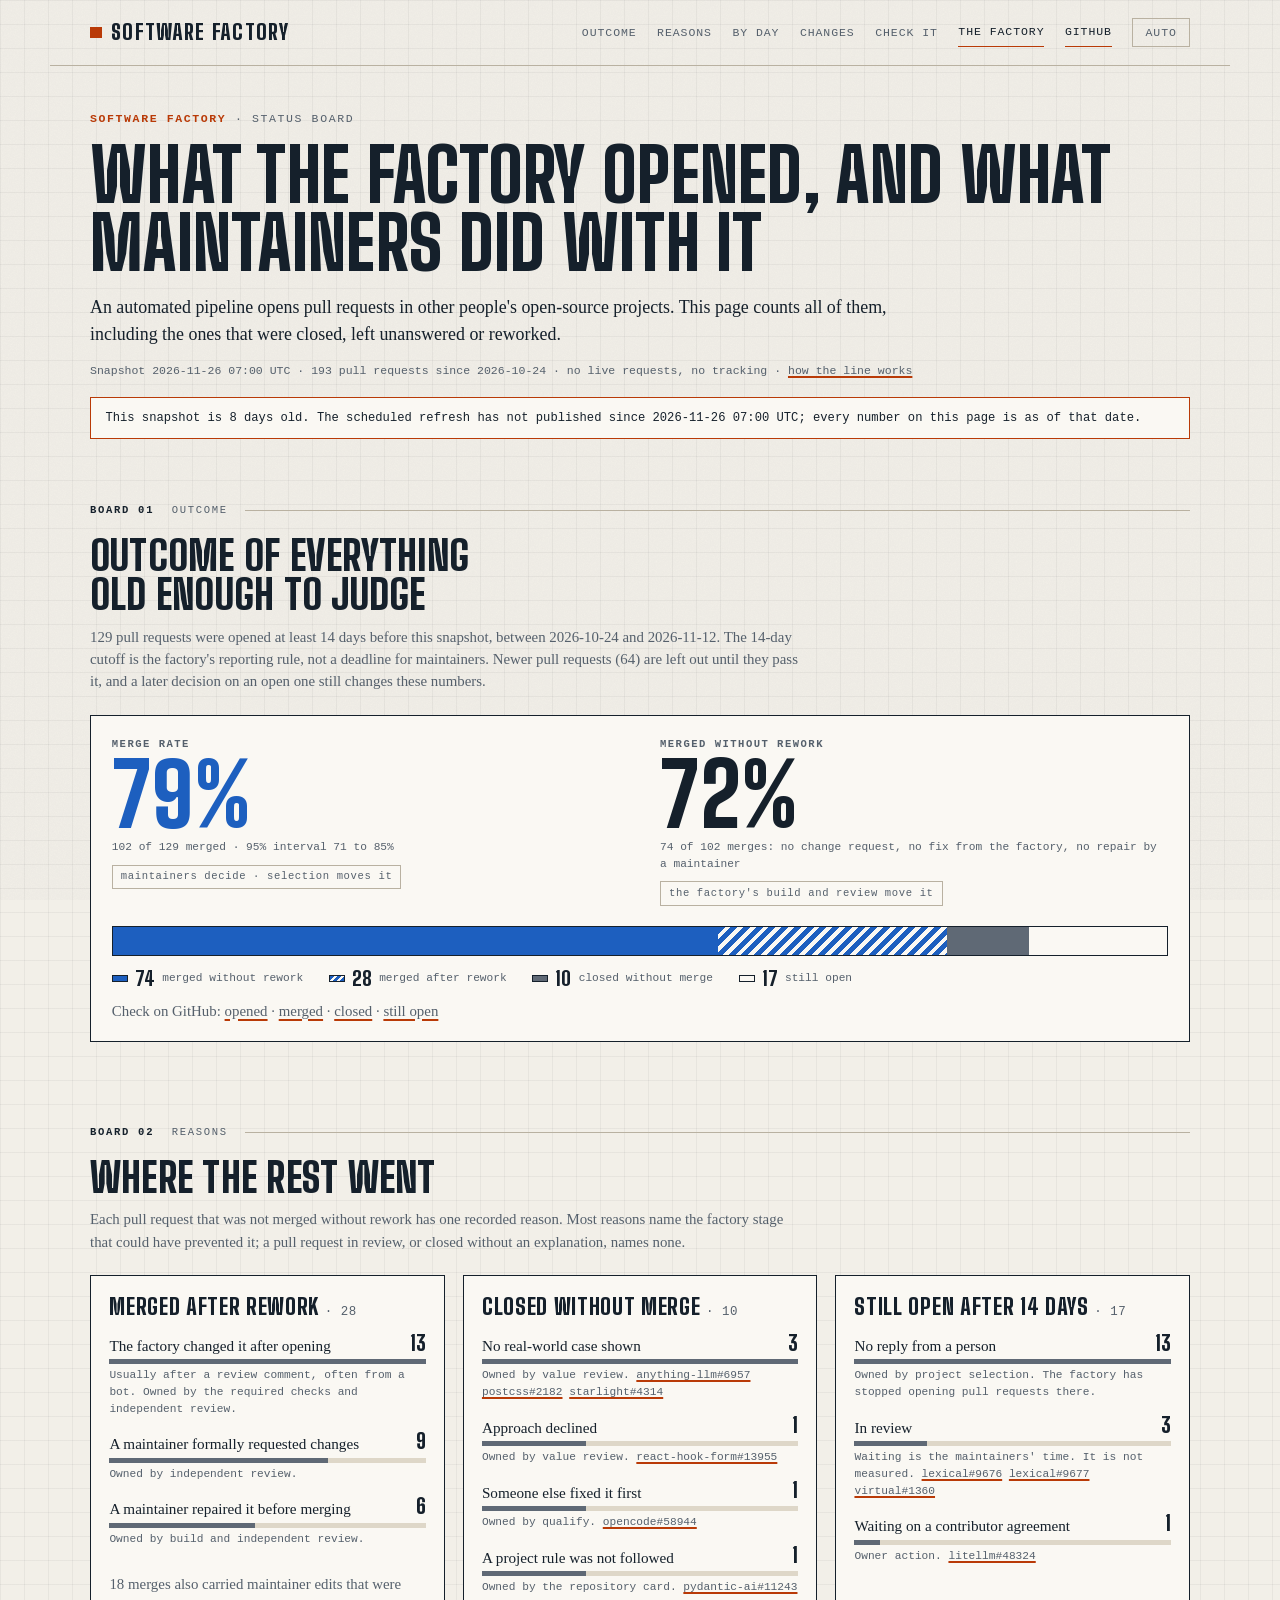
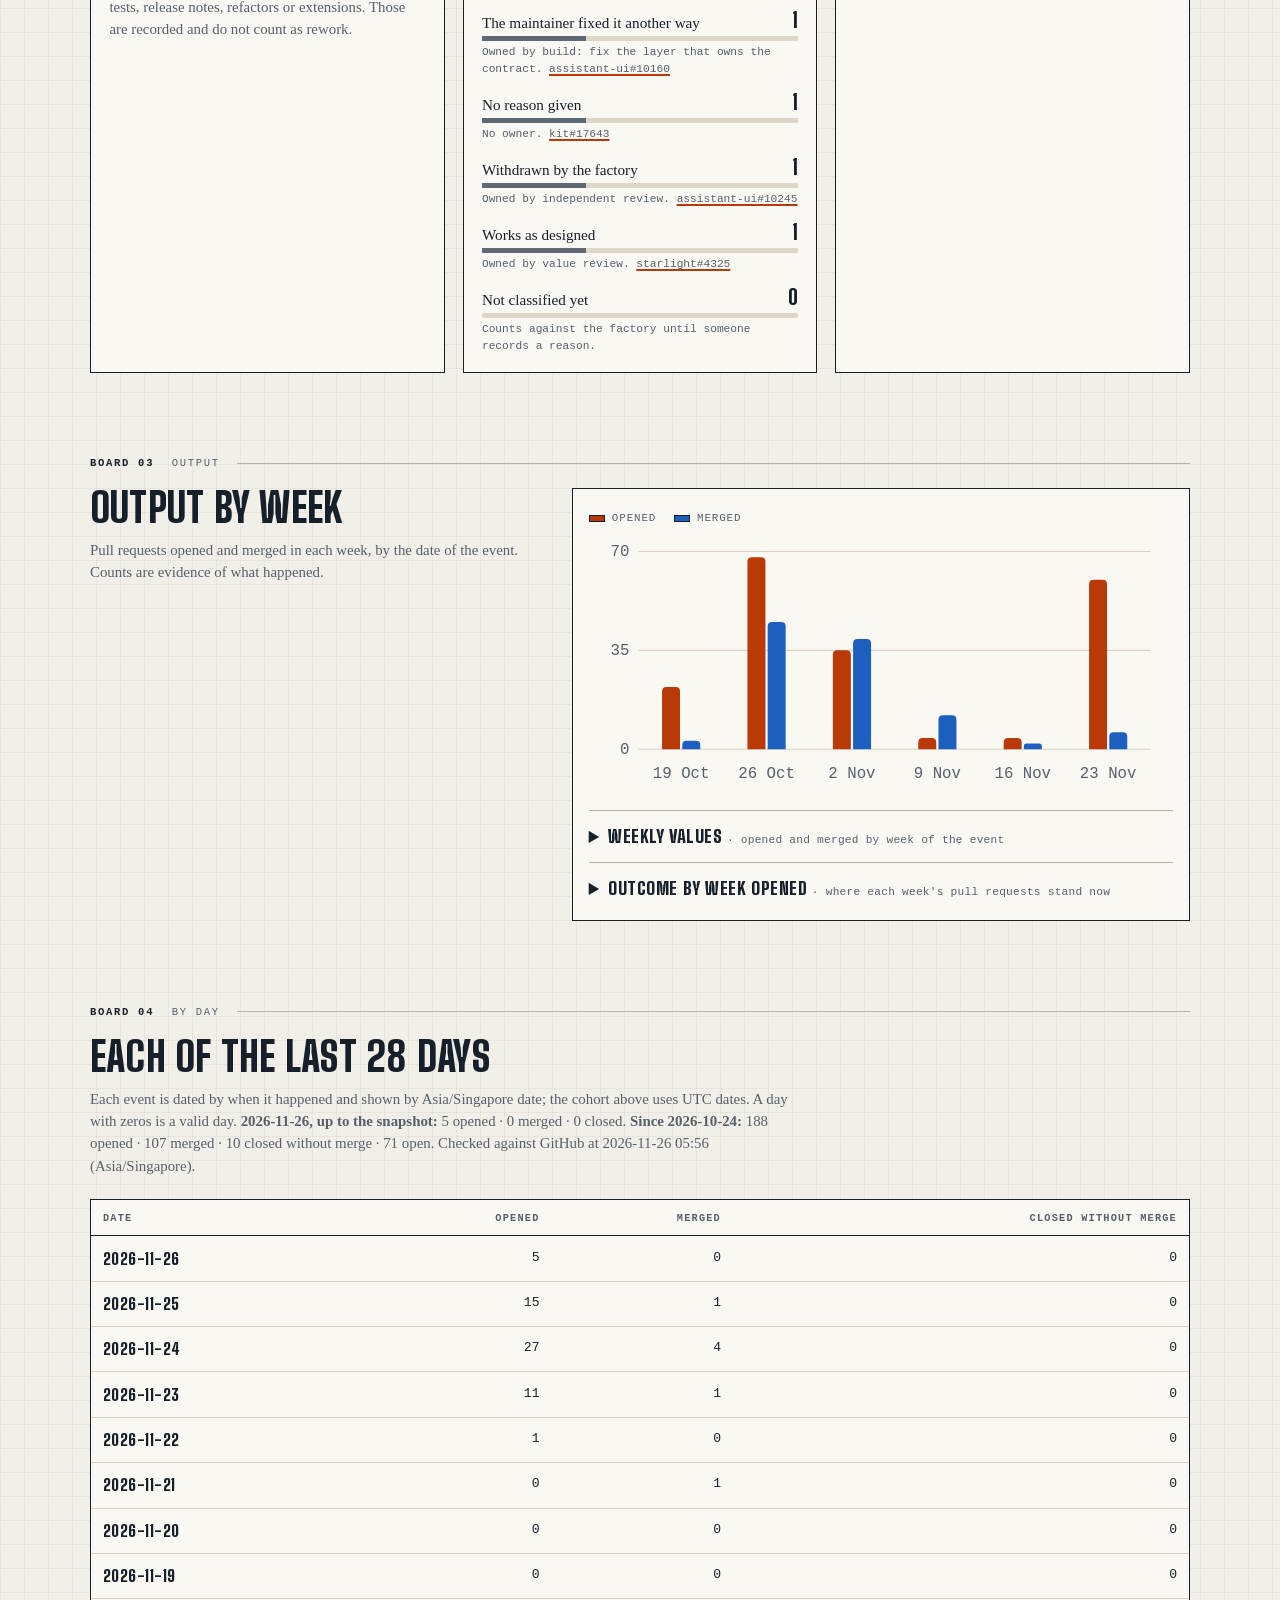
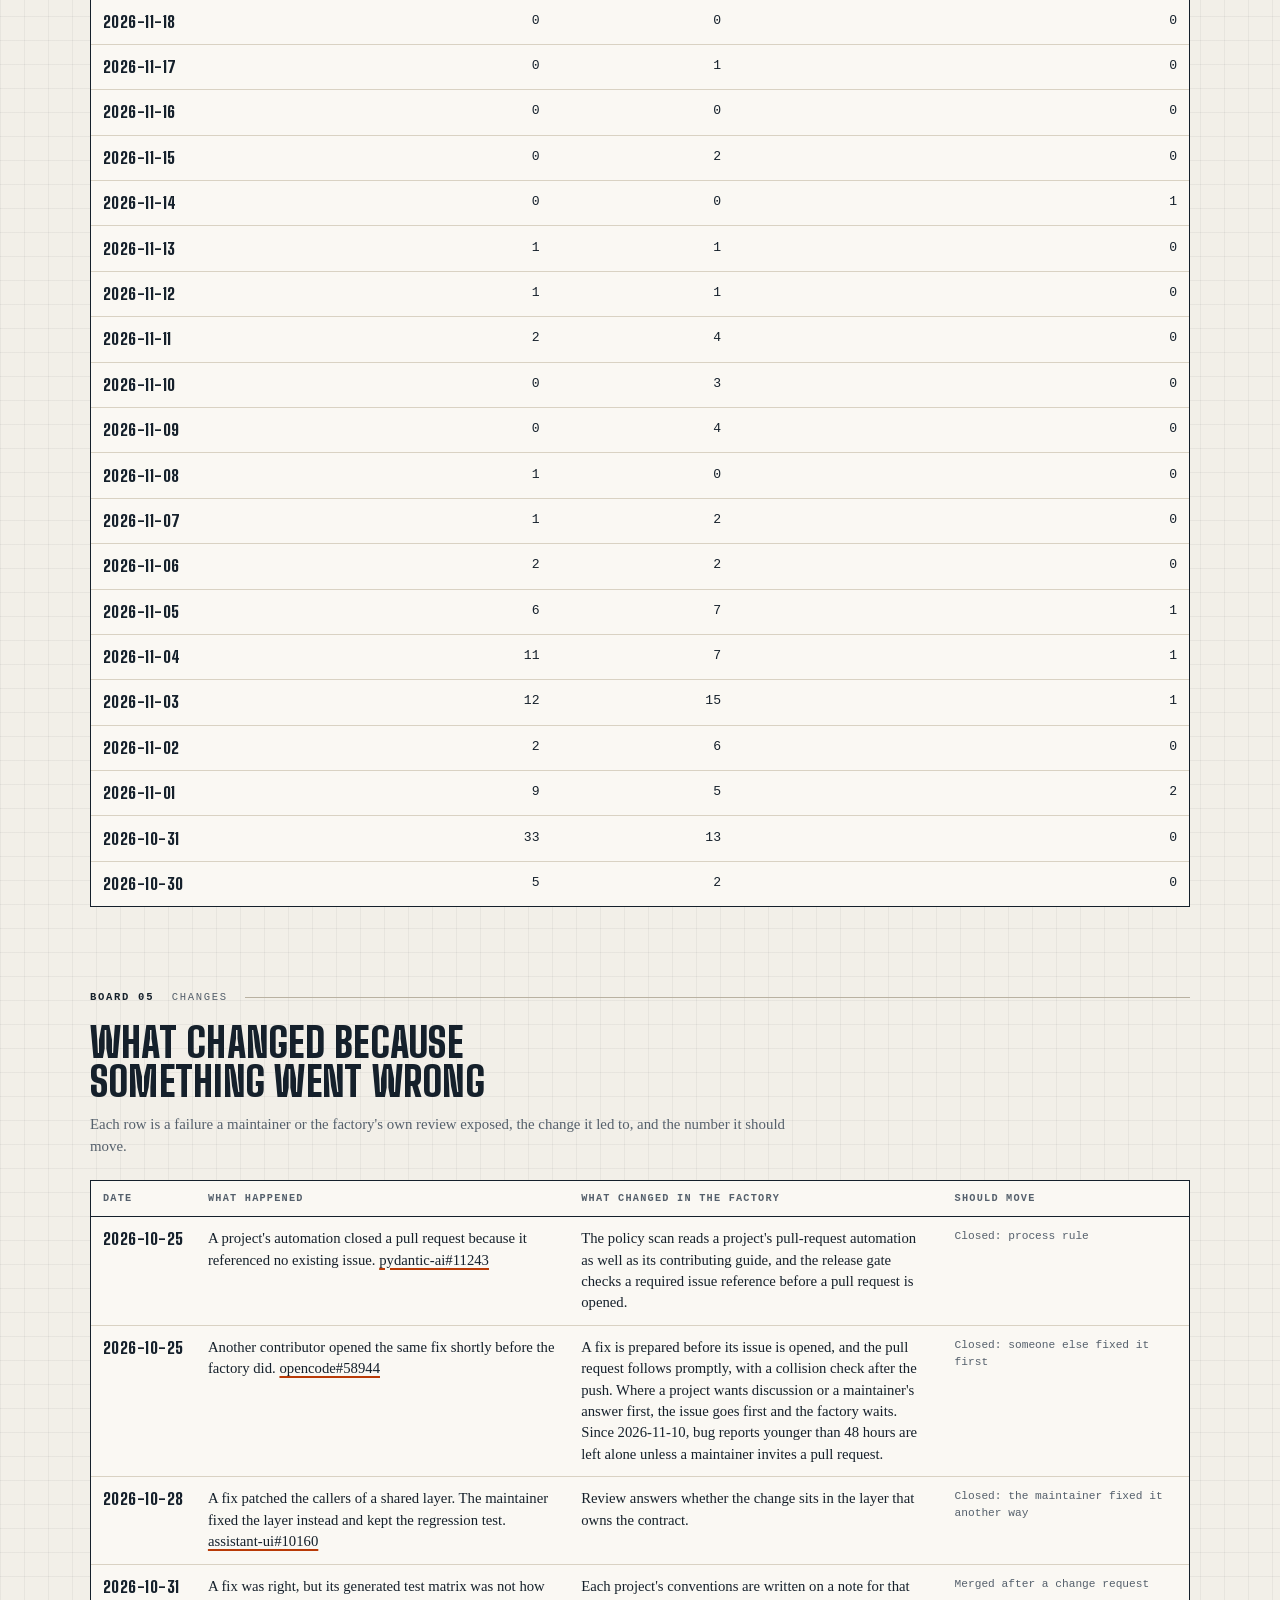
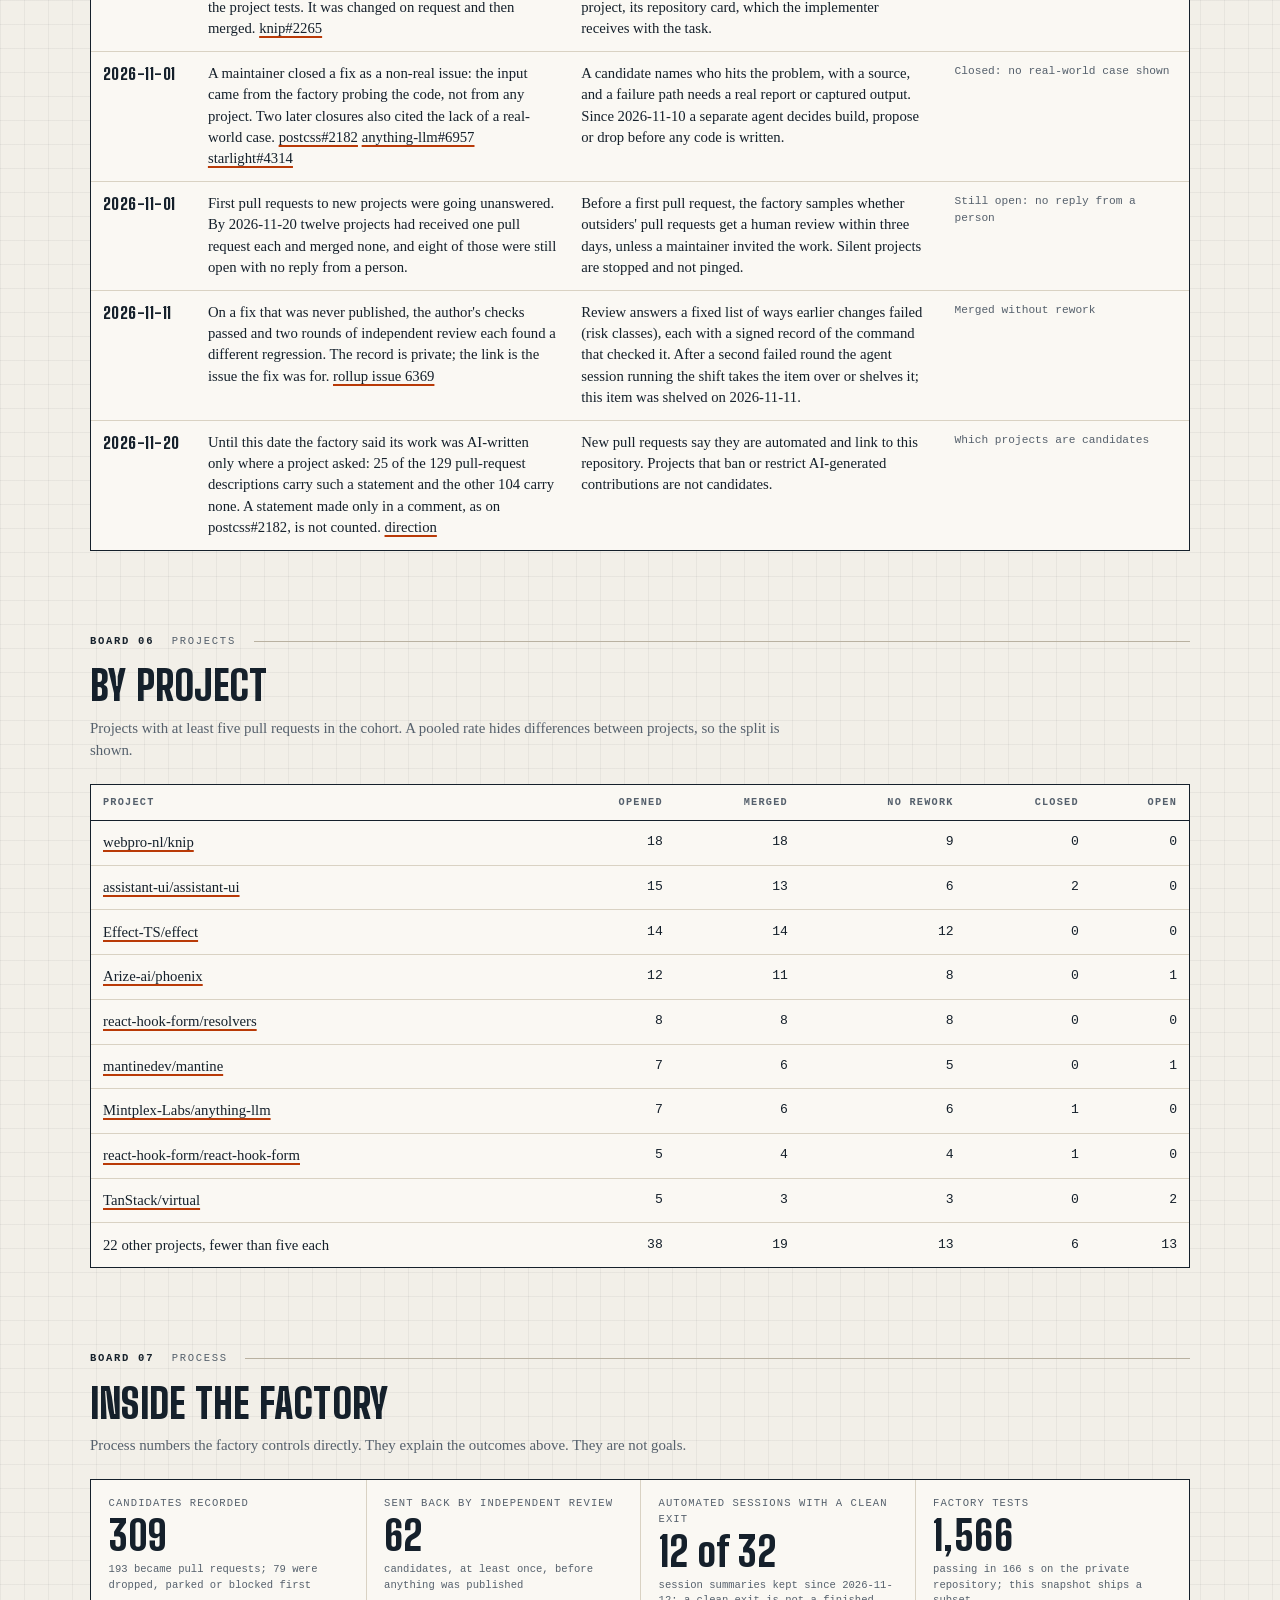
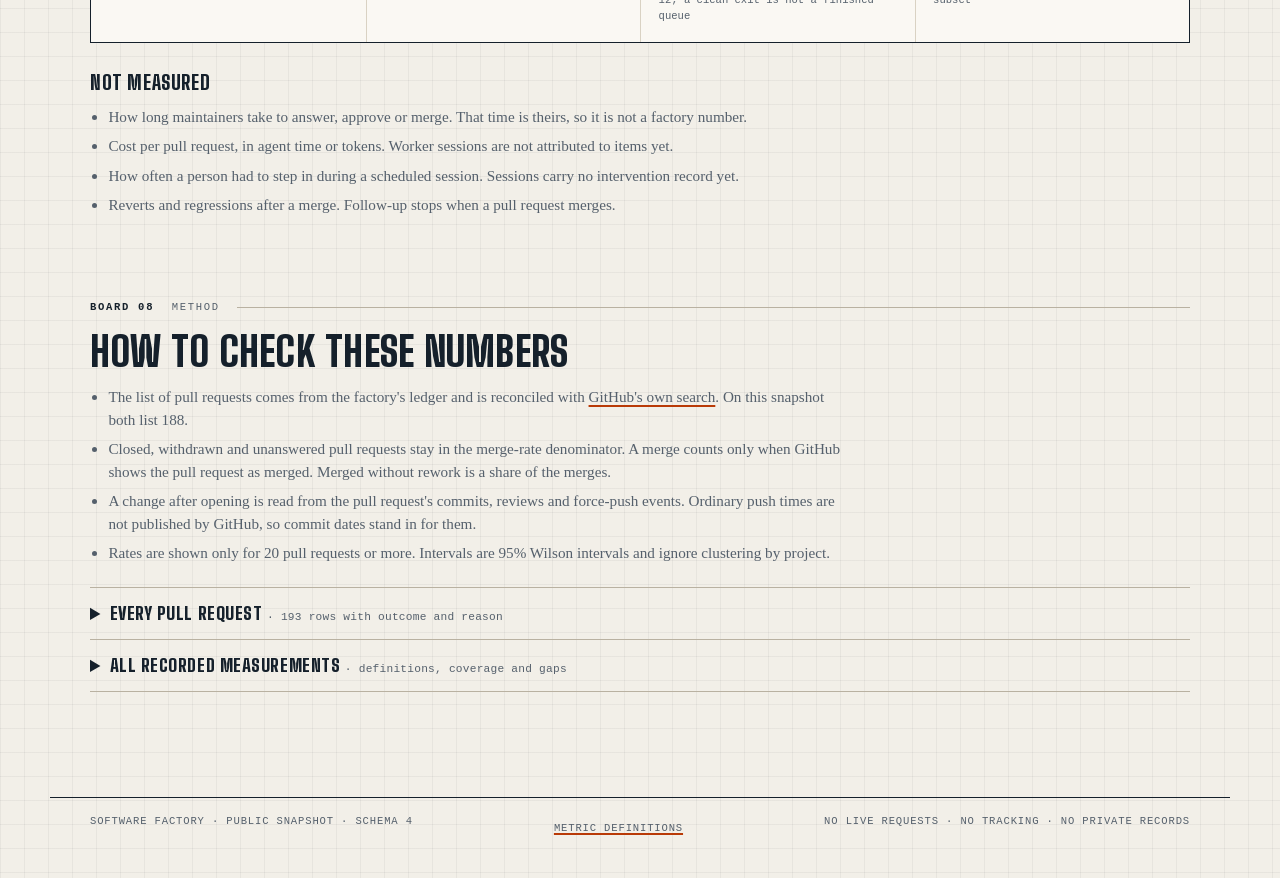
<file: site/board.html>
<!doctype html>
<html lang="en">
<head>
<meta charset="utf-8">
<meta name="viewport" content="width=device-width, initial-scale=1, viewport-fit=cover">
<meta name="referrer" content="no-referrer">
<meta name="color-scheme" content="light dark">
<meta http-equiv="Content-Security-Policy" content="default-src 'none'; script-src 'sha256-GXXFmbmmoEGzoS66oTQV3iqNfhwXeULmjjIIenEYbM8='; style-src 'unsafe-inline'; img-src 'self' data:; font-src data:; connect-src 'none'; base-uri 'none'; form-action 'none'">
<link rel="icon" href="data:image/svg+xml,%3Csvg xmlns='http://www.w3.org/2000/svg' viewBox='0 0 16 16'%3E%3Crect width='16' height='16' fill='%2315202b'/%3E%3Crect x='4' y='4' width='8' height='8' fill='%23ff7a1a'/%3E%3C/svg%3E">
<title>Status board · Software Factory</title>
<meta name="description" content="Every pull request the factory opened, what its maintainers did with it, and the recorded reason for each one that was not merged without rework.">
<style>
/* A drawing set for a factory: drafting paper by day, a control room by night. Orange is work in motion, blue is merged, grey is stopped. */
@font-face{font-family:"Big Shoulders";font-weight:600;font-style:normal;font-display:swap;src:url([data-uri]) format("woff2")}
@font-face{font-family:"Big Shoulders";font-weight:800;font-style:normal;font-display:swap;src:url([data-uri]) format("woff2")}

:root{
  color-scheme:light;
  --paper:#f2efe8;--panel:#faf8f3;--ink:#15202b;--dim:#55606c;--rule:#b9b1a1;--hair:#d9d2c3;
  --flow:#b93a07;--merged:#1d5fbf;--stop:#5f6975;--grid:rgba(21,32,43,.05);--belt:#ded7c8;
  --on-flow:#fff;--grain:.5;--glow:transparent;
  --display:"Big Shoulders","Avenir Next Condensed","Roboto Condensed","Arial Narrow",sans-serif;
  --text:Charter,"Bitstream Charter","Iowan Old Style","Sitka Text",Cambria,Georgia,serif;
  --mono:ui-monospace,"SF Mono",SFMono-Regular,Menlo,Consolas,"Liberation Mono",monospace;
}
@media (prefers-color-scheme:dark){
  :root:not([data-theme="light"]){
    color-scheme:dark;
    --paper:#0c1014;--panel:#12181f;--ink:#e9edf1;--dim:#93a0ad;--rule:#3a4653;--hair:#232d38;
    --flow:#ff7a1a;--merged:#5aa7ff;--stop:#8b96a3;--grid:rgba(255,255,255,.035);--belt:#263241;
    --on-flow:#0c1014;--grain:.35;--glow:rgba(255,122,26,.09);
  }
}
:root[data-theme="dark"]{
  color-scheme:dark;
  --paper:#0c1014;--panel:#12181f;--ink:#e9edf1;--dim:#93a0ad;--rule:#3a4653;--hair:#232d38;
  --flow:#ff7a1a;--merged:#5aa7ff;--stop:#8b96a3;--grid:rgba(255,255,255,.035);--belt:#263241;
  --on-flow:#0c1014;--grain:.35;--glow:rgba(255,122,26,.09);
}

*,*::before,*::after{box-sizing:border-box}
html{-webkit-text-size-adjust:100%;scroll-behavior:smooth;scroll-padding-top:1rem}
body{margin:0;background-color:var(--paper);color:var(--ink);font:400 1.0625rem/1.6 var(--text);overflow-x:hidden;
  background-image:linear-gradient(var(--grid) 1px,transparent 1px),linear-gradient(90deg,var(--grid) 1px,transparent 1px);background-size:24px 24px}
body::before{content:"";position:fixed;inset:0;z-index:-1;pointer-events:none;opacity:var(--grain);
  background-image:url("data:image/svg+xml,%3Csvg xmlns='http://www.w3.org/2000/svg' width='180' height='180'%3E%3Cfilter id='n'%3E%3CfeTurbulence type='fractalNoise' baseFrequency='.85' numOctaves='2' stitchTiles='stitch'/%3E%3CfeColorMatrix values='0 0 0 0 .5 0 0 0 0 .5 0 0 0 0 .5 0 0 0 .22 0'/%3E%3C/filter%3E%3Crect width='100%25' height='100%25' filter='url(%23n)'/%3E%3C/svg%3E")}
a{color:inherit;text-decoration-color:var(--flow);text-decoration-thickness:1.5px;text-underline-offset:.2em}
a:hover{color:var(--flow)}
:focus-visible{outline:2px solid var(--flow);outline-offset:3px}
[hidden]{display:none !important}
.wrap{width:min(1180px,100%);margin:0 auto;padding:0 max(clamp(16px,4vw,40px),env(safe-area-inset-left,0px)) 0 max(clamp(16px,4vw,40px),env(safe-area-inset-right,0px))}
.skip{position:absolute;left:-999px;top:0;background:var(--ink);color:var(--paper);padding:.5rem .9rem;font:600 .8rem var(--mono);z-index:9}
.skip:focus{left:8px;top:8px}

/* top bar */
.top{display:flex;align-items:center;justify-content:space-between;gap:1rem;padding-top:1.05rem;padding-bottom:1.05rem;border-bottom:1px solid var(--rule)}
.brand{display:flex;align-items:center;gap:.6rem;font:800 1.35rem/1 var(--display);letter-spacing:.06em;text-transform:uppercase;text-decoration:none;white-space:nowrap;padding:.3rem 0}
.brand i{width:.72rem;height:.72rem;background:var(--flow);display:block}
.top nav{display:flex;align-items:center;gap:clamp(.7rem,1.6vw,1.4rem);font:500 .72rem/1 var(--mono);letter-spacing:.08em;text-transform:uppercase}
.top nav a{text-decoration:none;color:var(--dim);padding:.55rem 0;white-space:nowrap}
.top nav a:hover{color:var(--ink)}
.top nav a.out{color:var(--ink);border-bottom:1.5px solid var(--flow)}
.theme{font:inherit;letter-spacing:inherit;text-transform:inherit;color:var(--dim);background:none;border:1px solid var(--rule);padding:.32rem .55rem;cursor:pointer;border-radius:0;min-width:3.6rem;min-height:1.8rem}
.theme:hover{color:var(--ink);border-color:var(--ink)}
@media (max-width:900px){.top nav a.sec-link{display:none}}
@media (max-width:480px){.brand{font-size:1.08rem;gap:.4rem}.top nav{gap:.6rem;font-size:.64rem;letter-spacing:.04em}.theme{padding:.3rem .4rem;min-width:3rem}}

/* sheets and type */
.sec{position:relative;padding-top:clamp(2.8rem,6.5vw,5rem);padding-bottom:clamp(.6rem,1.5vw,1.2rem)}
.sheet{display:flex;gap:1.1rem;align-items:center;margin:0 0 1.1rem;font:500 .66rem/1.4 var(--mono);letter-spacing:.16em;text-transform:uppercase;color:var(--dim)}
.sheet b{color:var(--ink);font-weight:600;white-space:nowrap}
.sheet::after{content:"";flex:1;height:1px;background:var(--rule)}
.sheet h2{font:inherit;letter-spacing:inherit;max-width:none;margin:0}
.ghost{position:absolute;right:clamp(16px,4vw,40px);top:clamp(2.2rem,5.4vw,4.1rem);font:800 clamp(4.6rem,11vw,9rem)/.8 var(--display);color:transparent;-webkit-text-stroke:1.5px var(--hair);pointer-events:none;user-select:none}
h2{margin:0;font:800 clamp(2rem,5vw,3.5rem)/.95 var(--display);text-transform:uppercase;letter-spacing:.006em;max-width:17em;position:relative;text-wrap:balance}
h3{margin:0;font:800 1.5rem/1 var(--display);text-transform:uppercase;letter-spacing:.03em}
.sub{margin:.8rem 0 0;max-width:44em;color:var(--dim);position:relative}
.more{margin:1.1rem 0 0;font:500 .74rem/1.6 var(--mono)}
.stale{display:none;margin:1rem 0 0;border:1.5px solid var(--flow);padding:.7rem .9rem;font:500 .76rem/1.5 var(--mono);background:var(--panel)}
.stale.on{display:block}
.foot{margin-top:clamp(2.6rem,6vw,4.4rem);border-top:1.5px solid var(--ink);padding-top:1rem;padding-bottom:2.2rem;display:flex;flex-wrap:wrap;gap:.4rem 1.6rem;justify-content:space-between;font:500 .66rem/1.5 var(--mono);letter-spacing:.08em;text-transform:uppercase;color:var(--dim)}
.foot a{display:inline-block;padding:.4rem 0}
@media (max-width:620px){.ghost{display:none}.sheet{gap:.8rem}.sheet::after{min-width:1rem}}
@media (prefers-reduced-motion:reduce){html{scroll-behavior:auto}*,*::before,*::after{animation:none !important;transition:none !important}}

/* the detail sheet: one cohort, two rates, where the rest went, and every row behind the numbers */
main{padding-bottom:1rem}
.hero{padding-top:clamp(1.6rem,3.6vw,2.8rem)}
.eyebrow{margin:0 0 .9rem;font:500 .72rem/1.4 var(--mono);letter-spacing:.14em;text-transform:uppercase;color:var(--dim)}
.eyebrow b{color:var(--flow);font-weight:600}
h1{margin:0;font:800 clamp(2.3rem,6.4vw,4.6rem)/.92 var(--display);letter-spacing:.004em;text-transform:uppercase;max-width:14em}
h2{font-size:clamp(1.7rem,3.8vw,2.6rem)}
.lead{margin:1.1rem 0 0;max-width:46em;font-size:1.12rem;line-height:1.5}
.asof{margin:.9rem 0 0;font:500 .72rem/1.6 var(--mono);color:var(--dim)}
.sec{padding-top:clamp(2.4rem,5.4vw,4rem)}
p{max-width:48em}
.sheet,.asof,.stale{max-width:none}
.small{margin:.7rem 0 0;font-size:.93rem;line-height:1.5;color:var(--dim)}
.panel{background:var(--panel);border:1.5px solid var(--ink)}
.outcome{margin-top:1.4rem;padding:1.3rem 1.3rem 1.2rem;display:grid;gap:1.3rem}
.rates{display:grid;grid-template-columns:repeat(2,minmax(0,1fr));gap:1.4rem 2.5rem}
.rate .label{display:block;font:600 .66rem/1.5 var(--mono);letter-spacing:.14em;text-transform:uppercase;color:var(--dim)}
.rate strong{display:block;font:800 clamp(3.6rem,8vw,5.4rem)/.86 var(--display);letter-spacing:.005em;font-variant-numeric:tabular-nums;margin:.3rem 0 .45rem}
.rate:first-child strong{color:var(--merged)}
.rate .small{display:block;margin:0;font:500 .7rem/1.5 var(--mono)}
.rate .control{display:inline-block;margin-top:.55rem;padding:.2rem .5rem;border:1px solid var(--rule);font:500 .66rem/1.5 var(--mono);letter-spacing:.06em;color:var(--dim)}
.meter{display:flex;height:30px;border:1.5px solid var(--ink)}
.meter i{display:block;height:100%}
.meter .a{background:var(--merged)}
.meter .b{background:repeating-linear-gradient(135deg,var(--merged) 0 5px,transparent 5px 9px)}
.meter .c{background:var(--stop)}
.legend{display:flex;flex-wrap:wrap;gap:.4rem 1.6rem;margin-top:.75rem;font:500 .7rem/1.5 var(--mono);color:var(--dim)}
.legend span{display:inline-flex;align-items:center;gap:.45rem}
.legend b{font:800 1.25rem/1 var(--display);color:var(--ink);font-variant-numeric:tabular-nums}
.swatch{width:16px;height:7px;border:1px solid var(--ink);flex:none}
.swatch.a,.swatch.series-2{background:var(--merged)}
.swatch.b{background:repeating-linear-gradient(135deg,var(--merged) 0 3px,transparent 3px 5px)}
.swatch.c{background:var(--stop)}
.swatch.d{background:transparent}
.swatch.series-1{background:var(--flow)}
.outcome .small a{white-space:nowrap}
.cards{display:grid;grid-template-columns:repeat(3,minmax(0,1fr));gap:1.1rem;margin-top:1.4rem}
.card{padding:1.15rem 1.15rem 1.05rem;display:grid;align-content:start;gap:.9rem;min-width:0}
.card h3{font-size:1.4rem;line-height:1.05}
.card h3 span{font:500 .78rem/1 var(--mono);letter-spacing:.04em;color:var(--dim);text-transform:none}
.reasons{list-style:none;margin:0;padding:0;display:grid;gap:.85rem}
.reasons li{display:grid;grid-template-columns:minmax(0,1fr) auto;gap:.2rem .75rem;align-items:baseline;font-size:.95rem;line-height:1.4}
.reasons .n{font:800 1.3rem/1 var(--display);font-variant-numeric:tabular-nums}
.reasons .bar{grid-column:1/-1;height:5px;background:var(--belt);overflow:hidden}
.reasons .bar i{display:block;height:100%;background:var(--stop)}
.reasons .lever{grid-column:1/-1;font:400 .7rem/1.5 var(--mono);color:var(--dim)}
.reasons .lever a{white-space:nowrap}
.two{display:grid;grid-template-columns:minmax(0,5fr) minmax(0,7fr);gap:1.5rem 2.5rem;align-items:start}
.chart{padding:1.1rem 1rem .4rem;position:relative;min-width:0}
.chart svg{width:100%;height:auto;display:block;overflow:visible}
.chart-legend{display:flex;gap:1.1rem;font:500 .68rem/1.5 var(--mono);letter-spacing:.08em;text-transform:uppercase;color:var(--dim);min-height:1.4rem}
.chart-legend span{display:inline-flex;align-items:center;gap:.45rem}
.series-1{fill:var(--flow);stroke:var(--flow)}
.series-2{fill:var(--merged);stroke:var(--merged)}
.bar-mark{stroke:none}
.grid-line{stroke:var(--hair);stroke-width:1;fill:none}
.axis{fill:var(--dim);font:14px var(--mono);font-variant-numeric:tabular-nums}
.hit-area{fill:transparent}
.mark-group:focus-visible{outline:2px solid var(--flow);outline-offset:2px}
.tooltip{position:absolute;left:1rem;right:1rem;bottom:2.8rem;padding:.5rem .6rem;background:var(--paper);border:1px solid var(--ink);font:500 .7rem/1.5 var(--mono);pointer-events:none}
.table-scroll{max-width:100%;overflow-x:auto}
.table-scroll:focus-visible{outline:2px solid var(--flow);outline-offset:2px}
.table-scroll.panel{margin-top:1.4rem}
table{width:100%;border-collapse:collapse;font-size:.92rem;line-height:1.45;font-variant-numeric:tabular-nums}
th{font:600 .64rem/1.4 var(--mono);text-transform:uppercase;letter-spacing:.12em;text-align:left;color:var(--dim);border-bottom:1.5px solid var(--ink);padding:.65rem .75rem;white-space:nowrap}
td{padding:.7rem .75rem;vertical-align:top;border-bottom:1px solid var(--hair)}
tbody tr:last-child td{border-bottom:0}
td.num,th.num{text-align:right}
td.num{font-family:var(--mono);font-size:.82rem}
td.date{white-space:nowrap;font:800 1.02rem/1.35 var(--display);letter-spacing:.03em}
.log td:nth-child(2),.log td:nth-child(3){width:34%}
.log td:last-child{font:500 .7rem/1.5 var(--mono);color:var(--dim)}
.facts{display:grid;grid-template-columns:repeat(4,minmax(0,1fr));margin-top:1.4rem;border:1.5px solid var(--ink);background:var(--panel)}
.fact{padding:1rem 1.1rem 1.05rem;min-width:0}
.fact + .fact{border-left:1px solid var(--hair)}
.fact .small{display:block;margin:0;font:500 .66rem/1.5 var(--mono);color:var(--dim)}
.fact .small:first-child{letter-spacing:.1em;text-transform:uppercase}
.fact strong{display:block;font:800 2.5rem/.95 var(--display);letter-spacing:.01em;margin:.35rem 0 .4rem;font-variant-numeric:tabular-nums}
.plain{margin:.9rem 0 0;padding-left:1.15rem;max-width:50em;font-size:.95rem;line-height:1.5;color:var(--dim)}
.plain li + li{margin-top:.4rem}
.sub-h{margin-top:1.8rem;font-size:1.25rem}
details{border-top:1px solid var(--rule);margin-top:0}
.fold{margin-top:1.4rem}
.fold details:last-of-type,.chart details:last-of-type{border-bottom:1px solid var(--rule)}
.chart details:last-of-type{border-bottom:0}
summary{cursor:pointer;padding:.85rem 0;min-height:1.6rem;font:800 1.15rem/1.2 var(--display);letter-spacing:.03em;text-transform:uppercase}
summary span{font:500 .7rem/1.4 var(--mono);letter-spacing:.02em;text-transform:none;color:var(--dim)}
.metrics-section{min-width:0}
.metrics-section h3{font-size:1.15rem;margin:1.2rem 0 .3rem}
.metrics-section td:nth-child(1){width:19%;min-width:145px}
.metrics-section td:nth-child(2){width:17%;min-width:125px}
.metrics-section td:nth-child(3){width:43%;min-width:240px}
.metrics-section td:nth-child(4){width:21%;min-width:140px}
.metric-name{font-weight:600}
.status{display:block;color:var(--dim);text-transform:uppercase;letter-spacing:.08em;font:500 .64rem var(--mono);margin-top:.45rem}
.coverage{font-family:var(--mono);font-size:.8rem;display:block;margin-bottom:.4rem}
.detail-note{font-size:.84rem;color:var(--dim);margin:.4rem 0 0}
.empty{font:500 .74rem/1.6 var(--mono);color:var(--dim)}
@media (max-width:900px){.cards{grid-template-columns:1fr}.two{grid-template-columns:1fr}.facts{grid-template-columns:repeat(2,minmax(0,1fr))}.fact:nth-child(3){border-left:0}.fact:nth-child(n+3){border-top:1px solid var(--hair)}}
@media (max-width:520px){.rates{grid-template-columns:1fr}.outcome{padding:1.05rem}.axis{font-size:18px}}
</style>
<script>(function(){
  var root=document.documentElement,order=['auto','light','dark'],mode='auto';
  try{mode=localStorage.getItem('theme')||'auto'}catch(e){}
  if(order.indexOf(mode)<0)mode='auto';
  function paint(){if(mode==='auto')root.removeAttribute('data-theme');else root.setAttribute('data-theme',mode)}
  paint();
  document.addEventListener('DOMContentLoaded',function(){
    var button=document.getElementById('theme');
    function label(){
      button.textContent=mode.charAt(0).toUpperCase()+mode.slice(1);
      button.setAttribute('aria-label','Colour theme: '+(mode==='auto'?'follows system':mode)+'. Activate to change.');
    }
    if(button){
      button.addEventListener('click',function(){mode=order[(order.indexOf(mode)+1)%3];try{localStorage.setItem('theme',mode)}catch(e){}paint();label()});
      label();
    }
    var stamp=document.getElementById('generated'),note=document.getElementById('stale');
    var age=stamp?(Date.now()-Date.parse(stamp.getAttribute('datetime')))/864e5:0;
    if(note&&age>2){
      note.textContent='This snapshot is '+Math.floor(age)+' days old. The scheduled refresh has not published since '+stamp.textContent+'; every number on this page is as of that date.';
      note.className='stale on';
    }
    Array.prototype.forEach.call(document.querySelectorAll('[data-tip]'),function(mark){
      var chart=mark.closest('.chart'),tip=chart&&chart.querySelector('.tooltip');
      if(!tip)return;
      function show(){tip.textContent=mark.getAttribute('data-tip');tip.hidden=false}
      function hide(){tip.hidden=true}
      mark.addEventListener('mouseenter',show);mark.addEventListener('focus',show);
      mark.addEventListener('mouseleave',hide);mark.addEventListener('blur',hide);
    });
  });
})();</script>
</head>
<body>
<a class="skip" href="#main">Skip to content</a>
<header class="wrap top">
  <a class="brand" href="./"><i aria-hidden="true"></i>Software Factory</a>
  <nav aria-label="Main">
    <a class="sec-link" href="#outcome-title">Outcome</a>
    <a class="sec-link" href="#loss-title">Reasons</a>
    <a class="sec-link" href="#daily-title">By day</a>
    <a class="sec-link" href="#log-title">Changes</a>
    <a class="sec-link" href="#method-title">Check it</a>
    <a class="out" href="./">The factory</a>
    <a class="out" href="https://github.com/clean99/software-factory">GitHub</a>
    <button class="theme" type="button" id="theme" aria-label="Colour theme: follows system. Activate to change.">Auto</button>
  </nav>
</header>
<main id="main">

<section class="wrap hero">
<p class="eyebrow"><b>Software Factory</b> · status board</p>
<h1>What the factory opened, and what maintainers did with it</h1>
<p class="lead">An automated pipeline opens pull requests in other people's open-source projects. This page counts all of them, including the ones that were closed, left unanswered or reworked.</p>
<p class="asof">Snapshot <time id="generated" datetime="2026-11-26T07:00:36+00:00">2026-11-26 07:00 UTC</time> · 193 pull requests since 2026-10-24 · no live requests, no tracking · <a href="./">how the line works</a></p>
<p class="stale" id="stale" role="status"></p>
</section>

<section class="wrap sec" aria-labelledby="outcome-title">
<p class="sheet"><b>Board 01</b><span>Outcome</span></p>
<h2 id="outcome-title">Outcome of everything old enough to judge</h2>
<p class="small">129 pull requests were opened at least 14 days before this snapshot, between 2026-10-24 and 2026-11-12. The 14-day cutoff is the factory's reporting rule, not a deadline for maintainers. Newer pull requests (64) are left out until they pass it, and a later decision on an open one still changes these numbers.</p>
<div class="panel outcome">
<div class="rates">
<div class="rate"><span class="label">Merge rate</span><strong>79%</strong><span class="small">102 of 129 merged · 95% interval 71 to 85%</span><span class="control">maintainers decide · selection moves it</span></div>
<div class="rate"><span class="label">Merged without rework</span><strong>72%</strong><span class="small">74 of 102 merges: no change request, no fix from the factory, no repair by a maintainer</span><span class="control">the factory's build and review move it</span></div>
</div>
<div>
<div class="meter" role="img" aria-label="Of 129 pull requests: 74 merged without rework, 28 merged after rework, 10 closed without merge, 17 still open"><i class="a" style="width:57.4%"></i><i class="b" style="width:21.7%"></i><i class="c" style="width:7.8%"></i></div>
<div class="legend"><span><i class="swatch a" aria-hidden="true"></i><b>74</b> merged without rework</span><span><i class="swatch b" aria-hidden="true"></i><b>28</b> merged after rework</span><span><i class="swatch c" aria-hidden="true"></i><b>10</b> closed without merge</span><span><i class="swatch d" aria-hidden="true"></i><b>17</b> still open</span></div>
<p class="small">Check on GitHub: <a href="https://github.com/search?q=is%3Apr+author%3Aclean99+-user%3Aclean99+created%3A2026-10-24..2026-11-12&amp;type=pullrequests">opened</a> · <a href="https://github.com/search?q=is%3Apr+author%3Aclean99+-user%3Aclean99+created%3A2026-10-24..2026-11-12+is%3Amerged&amp;type=pullrequests">merged</a> · <a href="https://github.com/search?q=is%3Apr+author%3Aclean99+-user%3Aclean99+created%3A2026-10-24..2026-11-12+is%3Aclosed+is%3Aunmerged&amp;type=pullrequests">closed</a> · <a href="https://github.com/search?q=is%3Apr+author%3Aclean99+-user%3Aclean99+created%3A2026-10-24..2026-11-12+is%3Aopen&amp;type=pullrequests">still open</a></p>
</div>
</div>
</section>

<section class="wrap sec" aria-labelledby="loss-title">
<p class="sheet"><b>Board 02</b><span>Reasons</span></p>
<h2 id="loss-title">Where the rest went</h2>
<p class="small">Each pull request that was not merged without rework has one recorded reason. Most reasons name the factory stage that could have prevented it; a pull request in review, or closed without an explanation, names none.</p>
<div class="cards">
<div class="panel card"><h3>Merged after rework <span>· 28</span></h3>
<ul class="reasons"><li><span>The factory changed it after opening</span><span class="n">13</span><span class="bar"><i style="width:100%"></i></span><span class="lever">Usually after a review comment, often from a bot. Owned by the required checks and independent review.</span></li><li><span>A maintainer formally requested changes</span><span class="n">9</span><span class="bar"><i style="width:69%"></i></span><span class="lever">Owned by independent review.</span></li><li><span>A maintainer repaired it before merging</span><span class="n">6</span><span class="bar"><i style="width:46%"></i></span><span class="lever">Owned by build and independent review.</span></li></ul>
<p class="small">18 merges also carried maintainer edits that were tests, release notes, refactors or extensions. Those are recorded and do not count as rework.</p></div>
<div class="panel card"><h3>Closed without merge <span>· 10</span></h3>
<ul class="reasons"><li><span>No real-world case shown</span><span class="n">3</span><span class="bar"><i style="width:100%"></i></span><span class="lever">Owned by value review. <a href="https://github.com/mintplex-labs/anything-llm/pull/6957">anything-llm#6957</a> <a href="https://github.com/postcss/postcss/pull/2182">postcss#2182</a> <a href="https://github.com/withastro/starlight/pull/4314">starlight#4314</a></span></li><li><span>Approach declined</span><span class="n">1</span><span class="bar"><i style="width:33%"></i></span><span class="lever">Owned by value review. <a href="https://github.com/react-hook-form/react-hook-form/pull/13955">react-hook-form#13955</a></span></li><li><span>Someone else fixed it first</span><span class="n">1</span><span class="bar"><i style="width:33%"></i></span><span class="lever">Owned by qualify. <a href="https://github.com/anomalyco/opencode/pull/58944">opencode#58944</a></span></li><li><span>A project rule was not followed</span><span class="n">1</span><span class="bar"><i style="width:33%"></i></span><span class="lever">Owned by the repository card. <a href="https://github.com/pydantic/pydantic-ai/pull/11243">pydantic-ai#11243</a></span></li><li><span>The maintainer fixed it another way</span><span class="n">1</span><span class="bar"><i style="width:33%"></i></span><span class="lever">Owned by build: fix the layer that owns the contract. <a href="https://github.com/assistant-ui/assistant-ui/pull/10160">assistant-ui#10160</a></span></li><li><span>No reason given</span><span class="n">1</span><span class="bar"><i style="width:33%"></i></span><span class="lever">No owner. <a href="https://github.com/sveltejs/kit/pull/17643">kit#17643</a></span></li><li><span>Withdrawn by the factory</span><span class="n">1</span><span class="bar"><i style="width:33%"></i></span><span class="lever">Owned by independent review. <a href="https://github.com/assistant-ui/assistant-ui/pull/10245">assistant-ui#10245</a></span></li><li><span>Works as designed</span><span class="n">1</span><span class="bar"><i style="width:33%"></i></span><span class="lever">Owned by value review. <a href="https://github.com/withastro/starlight/pull/4325">starlight#4325</a></span></li><li><span>Not classified yet</span><span class="n">0</span><span class="bar"><i style="width:0%"></i></span><span class="lever">Counts against the factory until someone records a reason.</span></li></ul></div>
<div class="panel card"><h3>Still open after 14 days <span>· 17</span></h3>
<ul class="reasons"><li><span>No reply from a person</span><span class="n">13</span><span class="bar"><i style="width:100%"></i></span><span class="lever">Owned by project selection. The factory has stopped opening pull requests there.</span></li><li><span>In review</span><span class="n">3</span><span class="bar"><i style="width:23%"></i></span><span class="lever">Waiting is the maintainers&#x27; time. It is not measured. <a href="https://github.com/meta/lexical/pull/9676">lexical#9676</a> <a href="https://github.com/meta/lexical/pull/9677">lexical#9677</a> <a href="https://github.com/tanstack/virtual/pull/1360">virtual#1360</a></span></li><li><span>Waiting on a contributor agreement</span><span class="n">1</span><span class="bar"><i style="width:8%"></i></span><span class="lever">Owner action. <a href="https://github.com/berriai/litellm/pull/48324">litellm#48324</a></span></li></ul></div>
</div>
</section>

<section class="wrap sec" aria-labelledby="week-title">
<p class="sheet"><b>Board 03</b><span>Output</span></p>
<div class="two">
<div>
<h2 id="week-title">Output by week</h2>
<p class="small">Pull requests opened and merged in each week, by the date of the event. Counts are evidence of what happened.</p>

</div>
<div class="panel chart">
<div class="chart-legend"><span><i class="swatch series-1" aria-hidden="true"></i>Opened</span><span><i class="swatch series-2" aria-hidden="true"></i>Merged</span></div><svg viewBox="0 0 520 250" role="img" aria-label="Pull requests opened and merged per week; exact values in the table below"><title>Pull requests opened and merged per week</title><path class="grid-line" d="M44 196.00H500"/><text class="axis" x="36" y="200.00" text-anchor="end">0</text><path class="grid-line" d="M44 108.00H500"/><text class="axis" x="36" y="112.00" text-anchor="end">35</text><path class="grid-line" d="M44 20.00H500"/><text class="axis" x="36" y="24.00" text-anchor="end">70</text><g class="mark-group" tabindex="0" data-tip="Week of 19 Oct: opened 22, merged 3"><title>Week of 19 Oct: opened 22, merged 3</title><path class="series-1 bar-mark" d="M65.00 196V144.69Q65.00 140.69 69.00 140.69H77.00Q81.00 140.69 81.00 144.69V196Z"/><path class="series-2 bar-mark" d="M83.00 196V192.23Q83.00 188.46 86.77 188.46H95.23Q99.00 188.46 99.00 192.23V196Z"/><rect class="hit-area" x="44.00" y="20" width="76.00" height="176"/></g><text class="axis date-axis" x="82.00" y="222" text-anchor="middle">19 Oct</text><g class="mark-group" tabindex="0" data-tip="Week of 26 Oct: opened 68, merged 45"><title>Week of 26 Oct: opened 68, merged 45</title><path class="series-1 bar-mark" d="M141.00 196V29.03Q141.00 25.03 145.00 25.03H153.00Q157.00 25.03 157.00 29.03V196Z"/><path class="series-2 bar-mark" d="M159.00 196V86.86Q159.00 82.86 163.00 82.86H171.00Q175.00 82.86 175.00 86.86V196Z"/><rect class="hit-area" x="120.00" y="20" width="76.00" height="176"/></g><text class="axis date-axis" x="158.00" y="222" text-anchor="middle">26 Oct</text><g class="mark-group" tabindex="0" data-tip="Week of 2 Nov: opened 35, merged 39"><title>Week of 2 Nov: opened 35, merged 39</title><path class="series-1 bar-mark" d="M217.00 196V112.00Q217.00 108.00 221.00 108.00H229.00Q233.00 108.00 233.00 112.00V196Z"/><path class="series-2 bar-mark" d="M235.00 196V101.94Q235.00 97.94 239.00 97.94H247.00Q251.00 97.94 251.00 101.94V196Z"/><rect class="hit-area" x="196.00" y="20" width="76.00" height="176"/></g><text class="axis date-axis" x="234.00" y="222" text-anchor="middle">2 Nov</text><g class="mark-group" tabindex="0" data-tip="Week of 9 Nov: opened 4, merged 12"><title>Week of 9 Nov: opened 4, merged 12</title><path class="series-1 bar-mark" d="M293.00 196V189.94Q293.00 185.94 297.00 185.94H305.00Q309.00 185.94 309.00 189.94V196Z"/><path class="series-2 bar-mark" d="M311.00 196V169.83Q311.00 165.83 315.00 165.83H323.00Q327.00 165.83 327.00 169.83V196Z"/><rect class="hit-area" x="272.00" y="20" width="76.00" height="176"/></g><text class="axis date-axis" x="310.00" y="222" text-anchor="middle">9 Nov</text><g class="mark-group" tabindex="0" data-tip="Week of 16 Nov: opened 4, merged 2"><title>Week of 16 Nov: opened 4, merged 2</title><path class="series-1 bar-mark" d="M369.00 196V189.94Q369.00 185.94 373.00 185.94H381.00Q385.00 185.94 385.00 189.94V196Z"/><path class="series-2 bar-mark" d="M387.00 196V193.49Q387.00 190.97 389.51 190.97H400.49Q403.00 190.97 403.00 193.49V196Z"/><rect class="hit-area" x="348.00" y="20" width="76.00" height="176"/></g><text class="axis date-axis" x="386.00" y="222" text-anchor="middle">16 Nov</text><g class="mark-group" tabindex="0" data-tip="Week of 23 Nov: opened 60, merged 6"><title>Week of 23 Nov: opened 60, merged 6</title><path class="series-1 bar-mark" d="M445.00 196V49.14Q445.00 45.14 449.00 45.14H457.00Q461.00 45.14 461.00 49.14V196Z"/><path class="series-2 bar-mark" d="M463.00 196V184.91Q463.00 180.91 467.00 180.91H475.00Q479.00 180.91 479.00 184.91V196Z"/><rect class="hit-area" x="424.00" y="20" width="76.00" height="176"/></g><text class="axis date-axis" x="462.00" y="222" text-anchor="middle">23 Nov</text></svg><div class="tooltip" hidden></div>
<details><summary>Weekly values <span>· opened and merged by week of the event</span></summary><div class="table-scroll" tabindex="0" role="region" aria-label="Weekly values"><table><thead><tr><th scope="col">Week (UTC)</th><th scope="col" class="num">Opened</th><th scope="col" class="num">Merged</th></tr></thead><tbody>
<tr><td>2026-10-19</td><td class="num">22</td><td class="num">3</td></tr><tr><td>2026-10-26</td><td class="num">68</td><td class="num">45</td></tr><tr><td>2026-11-02</td><td class="num">35</td><td class="num">39</td></tr><tr><td>2026-11-09</td><td class="num">4</td><td class="num">12</td></tr><tr><td>2026-11-16</td><td class="num">4</td><td class="num">2</td></tr><tr><td>2026-11-23</td><td class="num">60</td><td class="num">6</td></tr>
</tbody></table></div></details>
<details><summary>Outcome by week opened <span>· where each week's pull requests stand now</span></summary><div class="table-scroll" tabindex="0" role="region" aria-label="Outcome by week opened"><table><thead><tr><th scope="col">Week (UTC)</th><th scope="col" class="num">Opened</th><th scope="col" class="num">Merged</th><th scope="col" class="num">No rework</th><th scope="col" class="num">Closed</th><th scope="col" class="num">Open</th></tr></thead><tbody>
<tr><td>2026-10-19</td><td class="num">22</td><td class="num">13</td><td class="num">10</td><td class="num">2</td><td class="num">7</td></tr><tr><td>2026-10-26</td><td class="num">68</td><td class="num">57</td><td class="num">43</td><td class="num">5</td><td class="num">6</td></tr><tr><td>2026-11-02</td><td class="num">35</td><td class="num">28</td><td class="num">17</td><td class="num">3</td><td class="num">4</td></tr><tr><td>2026-11-09</td><td class="num">4</td><td class="num">4</td><td class="num">4</td><td class="num">0</td><td class="num">0</td></tr><tr><td>2026-11-16</td><td class="num">4</td><td class="num">1</td><td class="num">1</td><td class="num">0</td><td class="num">3</td></tr><tr><td>2026-11-23</td><td class="num">60</td><td class="num">4</td><td class="num">4</td><td class="num">0</td><td class="num">56</td></tr>
</tbody></table></div></details>
</div>
</div>
</section>

<section class="wrap sec" aria-labelledby="daily-title">
<p class="sheet"><b>Board 04</b><span>By day</span></p>
<h2 id="daily-title">Each of the last 28 days</h2>
<p class="small">Each event is dated by when it happened and shown by Asia/Singapore date; the cohort above uses UTC dates. A day with zeros is a valid day. <b>2026-11-26, up to the snapshot:</b> 5 opened · 0 merged · 0 closed. <b>Since 2026-10-24:</b> 188 opened · 107 merged · 10 closed without merge · 71 open. Checked against GitHub at 2026-11-26 05:56 (Asia/Singapore).</p>
<div class="panel table-scroll" tabindex="0" role="region" aria-label="Daily counts"><table><thead><tr><th scope="col">Date</th><th scope="col" class="num">Opened</th><th scope="col" class="num">Merged</th><th scope="col" class="num">Closed without merge</th></tr></thead><tbody>
<tr><td class="date">2026-11-26</td><td class="num">5</td><td class="num">0</td><td class="num">0</td></tr>
<tr><td class="date">2026-11-25</td><td class="num">15</td><td class="num">1</td><td class="num">0</td></tr>
<tr><td class="date">2026-11-24</td><td class="num">27</td><td class="num">4</td><td class="num">0</td></tr>
<tr><td class="date">2026-11-23</td><td class="num">11</td><td class="num">1</td><td class="num">0</td></tr>
<tr><td class="date">2026-11-22</td><td class="num">1</td><td class="num">0</td><td class="num">0</td></tr>
<tr><td class="date">2026-11-21</td><td class="num">0</td><td class="num">1</td><td class="num">0</td></tr>
<tr><td class="date">2026-11-20</td><td class="num">0</td><td class="num">0</td><td class="num">0</td></tr>
<tr><td class="date">2026-11-19</td><td class="num">0</td><td class="num">0</td><td class="num">0</td></tr>
<tr><td class="date">2026-11-18</td><td class="num">0</td><td class="num">0</td><td class="num">0</td></tr>
<tr><td class="date">2026-11-17</td><td class="num">0</td><td class="num">1</td><td class="num">0</td></tr>
<tr><td class="date">2026-11-16</td><td class="num">0</td><td class="num">0</td><td class="num">0</td></tr>
<tr><td class="date">2026-11-15</td><td class="num">0</td><td class="num">2</td><td class="num">0</td></tr>
<tr><td class="date">2026-11-14</td><td class="num">0</td><td class="num">0</td><td class="num">1</td></tr>
<tr><td class="date">2026-11-13</td><td class="num">1</td><td class="num">1</td><td class="num">0</td></tr>
<tr><td class="date">2026-11-12</td><td class="num">1</td><td class="num">1</td><td class="num">0</td></tr>
<tr><td class="date">2026-11-11</td><td class="num">2</td><td class="num">4</td><td class="num">0</td></tr>
<tr><td class="date">2026-11-10</td><td class="num">0</td><td class="num">3</td><td class="num">0</td></tr>
<tr><td class="date">2026-11-09</td><td class="num">0</td><td class="num">4</td><td class="num">0</td></tr>
<tr><td class="date">2026-11-08</td><td class="num">1</td><td class="num">0</td><td class="num">0</td></tr>
<tr><td class="date">2026-11-07</td><td class="num">1</td><td class="num">2</td><td class="num">0</td></tr>
<tr><td class="date">2026-11-06</td><td class="num">2</td><td class="num">2</td><td class="num">0</td></tr>
<tr><td class="date">2026-11-05</td><td class="num">6</td><td class="num">7</td><td class="num">1</td></tr>
<tr><td class="date">2026-11-04</td><td class="num">11</td><td class="num">7</td><td class="num">1</td></tr>
<tr><td class="date">2026-11-03</td><td class="num">12</td><td class="num">15</td><td class="num">1</td></tr>
<tr><td class="date">2026-11-02</td><td class="num">2</td><td class="num">6</td><td class="num">0</td></tr>
<tr><td class="date">2026-11-01</td><td class="num">9</td><td class="num">5</td><td class="num">2</td></tr>
<tr><td class="date">2026-10-31</td><td class="num">33</td><td class="num">13</td><td class="num">0</td></tr>
<tr><td class="date">2026-10-30</td><td class="num">5</td><td class="num">2</td><td class="num">0</td></tr>
</tbody></table></div>
</section>

<section class="wrap sec" aria-labelledby="log-title">
<p class="sheet"><b>Board 05</b><span>Changes</span></p>
<h2 id="log-title">What changed because something went wrong</h2>
<p class="small">Each row is a failure a maintainer or the factory's own review exposed, the change it led to, and the number it should move.</p>
<div class="panel table-scroll" tabindex="0" role="region" aria-label="Improvement log"><table class="log"><thead><tr><th scope="col">Date</th><th scope="col">What happened</th><th scope="col">What changed in the factory</th><th scope="col">Should move</th></tr></thead><tbody>
<tr><td class="date">2026-10-25</td><td>A project&#x27;s automation closed a pull request because it referenced no existing issue. <a href="https://github.com/pydantic/pydantic-ai/pull/11243">pydantic-ai#11243</a></td><td>The policy scan reads a project&#x27;s pull-request automation as well as its contributing guide, and the release gate checks a required issue reference before a pull request is opened.</td><td>Closed: process rule</td></tr><tr><td class="date">2026-10-25</td><td>Another contributor opened the same fix shortly before the factory did. <a href="https://github.com/anomalyco/opencode/pull/58944">opencode#58944</a></td><td>A fix is prepared before its issue is opened, and the pull request follows promptly, with a collision check after the push. Where a project wants discussion or a maintainer&#x27;s answer first, the issue goes first and the factory waits. Since 2026-11-10, bug reports younger than 48 hours are left alone unless a maintainer invites a pull request.</td><td>Closed: someone else fixed it first</td></tr><tr><td class="date">2026-10-28</td><td>A fix patched the callers of a shared layer. The maintainer fixed the layer instead and kept the regression test. <a href="https://github.com/assistant-ui/assistant-ui/pull/10160">assistant-ui#10160</a></td><td>Review answers whether the change sits in the layer that owns the contract.</td><td>Closed: the maintainer fixed it another way</td></tr><tr><td class="date">2026-10-31</td><td>A fix was right, but its generated test matrix was not how the project tests. It was changed on request and then merged. <a href="https://github.com/webpro-nl/knip/pull/2265">knip#2265</a></td><td>Each project&#x27;s conventions are written on a note for that project, its repository card, which the implementer receives with the task.</td><td>Merged after a change request</td></tr><tr><td class="date">2026-11-01</td><td>A maintainer closed a fix as a non-real issue: the input came from the factory probing the code, not from any project. Two later closures also cited the lack of a real-world case. <a href="https://github.com/postcss/postcss/pull/2182">postcss#2182</a> <a href="https://github.com/Mintplex-Labs/anything-llm/pull/6957">anything-llm#6957</a> <a href="https://github.com/withastro/starlight/pull/4314">starlight#4314</a></td><td>A candidate names who hits the problem, with a source, and a failure path needs a real report or captured output. Since 2026-11-10 a separate agent decides build, propose or drop before any code is written.</td><td>Closed: no real-world case shown</td></tr><tr><td class="date">2026-11-01</td><td>First pull requests to new projects were going unanswered. By 2026-11-20 twelve projects had received one pull request each and merged none, and eight of those were still open with no reply from a person.</td><td>Before a first pull request, the factory samples whether outsiders&#x27; pull requests get a human review within three days, unless a maintainer invited the work. Silent projects are stopped and not pinged.</td><td>Still open: no reply from a person</td></tr><tr><td class="date">2026-11-11</td><td>On a fix that was never published, the author&#x27;s checks passed and two rounds of independent review each found a different regression. The record is private; the link is the issue the fix was for. <a href="https://github.com/rollup/rollup/issues/6369">rollup issue 6369</a></td><td>Review answers a fixed list of ways earlier changes failed (risk classes), each with a signed record of the command that checked it. After a second failed round the agent session running the shift takes the item over or shelves it; this item was shelved on 2026-11-11.</td><td>Merged without rework</td></tr><tr><td class="date">2026-11-20</td><td>Until this date the factory said its work was AI-written only where a project asked: 25 of the 129 pull-request descriptions carry such a statement and the other 104 carry none. A statement made only in a comment, as on postcss#2182, is not counted. <a href="https://github.com/clean99/software-factory/blob/HEAD/docs/direction.md">direction</a></td><td>New pull requests say they are automated and link to this repository. Projects that ban or restrict AI-generated contributions are not candidates.</td><td>Which projects are candidates</td></tr>
</tbody></table></div>
</section>

<section class="wrap sec" aria-labelledby="repo-title">
<p class="sheet"><b>Board 06</b><span>Projects</span></p>
<h2 id="repo-title">By project</h2>
<p class="small">Projects with at least five pull requests in the cohort. A pooled rate hides differences between projects, so the split is shown.</p>
<div class="panel table-scroll" tabindex="0" role="region" aria-label="Outcome by project"><table><thead><tr><th scope="col">Project</th><th scope="col" class="num">Opened</th><th scope="col" class="num">Merged</th><th scope="col" class="num">No rework</th><th scope="col" class="num">Closed</th><th scope="col" class="num">Open</th></tr></thead><tbody>
<tr><td><a href="https://github.com/webpro-nl/knip/pulls?q=is%3Apr+author%3Aclean99">webpro-nl/knip</a></td><td class="num">18</td><td class="num">18</td><td class="num">9</td><td class="num">0</td><td class="num">0</td></tr><tr><td><a href="https://github.com/assistant-ui/assistant-ui/pulls?q=is%3Apr+author%3Aclean99">assistant-ui/assistant-ui</a></td><td class="num">15</td><td class="num">13</td><td class="num">6</td><td class="num">2</td><td class="num">0</td></tr><tr><td><a href="https://github.com/Effect-TS/effect/pulls?q=is%3Apr+author%3Aclean99">Effect-TS/effect</a></td><td class="num">14</td><td class="num">14</td><td class="num">12</td><td class="num">0</td><td class="num">0</td></tr><tr><td><a href="https://github.com/Arize-ai/phoenix/pulls?q=is%3Apr+author%3Aclean99">Arize-ai/phoenix</a></td><td class="num">12</td><td class="num">11</td><td class="num">8</td><td class="num">0</td><td class="num">1</td></tr><tr><td><a href="https://github.com/react-hook-form/resolvers/pulls?q=is%3Apr+author%3Aclean99">react-hook-form/resolvers</a></td><td class="num">8</td><td class="num">8</td><td class="num">8</td><td class="num">0</td><td class="num">0</td></tr><tr><td><a href="https://github.com/mantinedev/mantine/pulls?q=is%3Apr+author%3Aclean99">mantinedev/mantine</a></td><td class="num">7</td><td class="num">6</td><td class="num">5</td><td class="num">0</td><td class="num">1</td></tr><tr><td><a href="https://github.com/Mintplex-Labs/anything-llm/pulls?q=is%3Apr+author%3Aclean99">Mintplex-Labs/anything-llm</a></td><td class="num">7</td><td class="num">6</td><td class="num">6</td><td class="num">1</td><td class="num">0</td></tr><tr><td><a href="https://github.com/react-hook-form/react-hook-form/pulls?q=is%3Apr+author%3Aclean99">react-hook-form/react-hook-form</a></td><td class="num">5</td><td class="num">4</td><td class="num">4</td><td class="num">1</td><td class="num">0</td></tr><tr><td><a href="https://github.com/TanStack/virtual/pulls?q=is%3Apr+author%3Aclean99">TanStack/virtual</a></td><td class="num">5</td><td class="num">3</td><td class="num">3</td><td class="num">0</td><td class="num">2</td></tr><tr><td>22 other projects, fewer than five each</td><td class="num">38</td><td class="num">19</td><td class="num">13</td><td class="num">6</td><td class="num">13</td></tr>
</tbody></table></div>
</section>

<section class="wrap sec" aria-labelledby="inside-title">
<p class="sheet"><b>Board 07</b><span>Process</span></p>
<h2 id="inside-title">Inside the factory</h2>
<p class="small">Process numbers the factory controls directly. They explain the outcomes above. They are not goals.</p>
<div class="facts">
<div class="fact"><span class="small">Candidates recorded</span><strong>309</strong><span class="small">193 became pull requests; 79 were dropped, parked or blocked first</span></div>
<div class="fact"><span class="small">Sent back by independent review</span><strong>62</strong><span class="small">candidates, at least once, before anything was published</span></div>
<div class="fact"><span class="small">Automated sessions with a clean exit</span><strong>12 of 32</strong><span class="small">session summaries kept since 2026-11-12; a clean exit is not a finished queue</span></div>
<div class="fact"><span class="small">Factory tests</span><strong>1,566</strong><span class="small">passing in 166 s on the private repository; this snapshot ships a subset</span></div>
</div>
<h3 class="sub-h">Not measured</h3>
<ul class="plain">
<li>How long maintainers take to answer, approve or merge. That time is theirs, so it is not a factory number.</li>
<li>Cost per pull request, in agent time or tokens. Worker sessions are not attributed to items yet.</li>
<li>How often a person had to step in during a scheduled session. Sessions carry no intervention record yet.</li>
<li>Reverts and regressions after a merge. Follow-up stops when a pull request merges.</li>
</ul>
</section>

<section class="wrap sec" aria-labelledby="method-title">
<p class="sheet"><b>Board 08</b><span>Method</span></p>
<h2 id="method-title">How to check these numbers</h2>
<ul class="plain">
<li>The list of pull requests comes from the factory's ledger and is reconciled with <a href="https://github.com/search?q=is%3Apr+author%3Aclean99+-user%3Aclean99+created%3A%3E%3D2026-10-24&amp;type=pullrequests">GitHub's own search</a>. On this snapshot both list 188.</li>
<li>Closed, withdrawn and unanswered pull requests stay in the merge-rate denominator. A merge counts only when GitHub shows the pull request as merged. Merged without rework is a share of the merges.</li>
<li>A change after opening is read from the pull request's commits, reviews and force-push events. Ordinary push times are not published by GitHub, so commit dates stand in for them.</li>
<li>Rates are shown only for 20 pull requests or more. Intervals are 95% Wilson intervals and ignore clustering by project.</li>
</ul>
<div class="fold">
<details><summary>Every pull request <span>· 193 rows with outcome and reason</span></summary><div class="table-scroll" tabindex="0" role="region" aria-label="Every pull request"><table><thead><tr><th scope="col">Pull request</th><th scope="col">Opened</th><th scope="col">Outcome</th><th scope="col">Reason</th></tr></thead><tbody>
<tr><td><a href="https://github.com/cline/cline/pull/15325">cline/cline#15325</a></td><td>2026-10-24</td><td>Still open</td><td>No reply from a person</td></tr><tr><td><a href="https://github.com/oxc-project/oxc/pull/28150">oxc-project/oxc#28150</a></td><td>2026-10-24</td><td>Still open</td><td>No reply from a person</td></tr><tr><td><a href="https://github.com/webpro-nl/knip/pull/2212">webpro-nl/knip#2212</a></td><td>2026-10-24</td><td>Merged after rework</td><td>A maintainer formally requested changes</td></tr><tr><td><a href="https://github.com/anomalyco/opencode/pull/58944">anomalyco/opencode#58944</a></td><td>2026-10-25</td><td>Closed without merge</td><td>Someone else fixed it first <a href="https://github.com/anomalyco/opencode/pull/58944#issuecomment-6396423279">evidence</a></td></tr><tr><td><a href="https://github.com/arize-ai/phoenix/pull/17246">Arize-ai/phoenix#17246</a></td><td>2026-10-25</td><td>Merged without rework</td><td>—</td></tr><tr><td><a href="https://github.com/arize-ai/phoenix/pull/17253">Arize-ai/phoenix#17253</a></td><td>2026-10-25</td><td>Merged without rework</td><td>—</td></tr><tr><td><a href="https://github.com/arize-ai/phoenix/pull/17255">Arize-ai/phoenix#17255</a></td><td>2026-10-25</td><td>Merged after rework</td><td>The factory changed it after opening</td></tr><tr><td><a href="https://github.com/assistant-ui/assistant-ui/pull/10111">assistant-ui/assistant-ui#10111</a></td><td>2026-10-25</td><td>Merged without rework</td><td>—</td></tr><tr><td><a href="https://github.com/berriai/litellm/pull/48324">BerriAI/litellm#48324</a></td><td>2026-10-25</td><td>Still open</td><td>Waiting on a contributor agreement</td></tr><tr><td><a href="https://github.com/copilotkit/copilotkit/pull/7979">CopilotKit/CopilotKit#7979</a></td><td>2026-10-25</td><td>Still open</td><td>No reply from a person</td></tr><tr><td><a href="https://github.com/langchain-ai/langchainjs/pull/12033">langchain-ai/langchainjs#12033</a></td><td>2026-10-25</td><td>Still open</td><td>No reply from a person</td></tr><tr><td><a href="https://github.com/langfuse/langfuse/pull/19340">langfuse/langfuse#19340</a></td><td>2026-10-25</td><td>Still open</td><td>No reply from a person</td></tr><tr><td><a href="https://github.com/mantinedev/mantine/pull/9321">mantinedev/mantine#9321</a></td><td>2026-10-25</td><td>Merged without rework</td><td>—</td></tr><tr><td><a href="https://github.com/mantinedev/mantine/pull/9327">mantinedev/mantine#9327</a></td><td>2026-10-25</td><td>Merged without rework</td><td>—</td></tr><tr><td><a href="https://github.com/meta/lexical/pull/9464">meta/lexical#9464</a></td><td>2026-10-25</td><td>Merged without rework</td><td>— <a href="https://github.com/facebook/lexical/commit/55de812804953b474ef08fbd34a1abcaf7515f2e">evidence</a></td></tr><tr><td><a href="https://github.com/mintplex-labs/anything-llm/pull/6840">Mintplex-Labs/anything-llm#6840</a></td><td>2026-10-25</td><td>Merged without rework</td><td>—</td></tr><tr><td><a href="https://github.com/pydantic/pydantic-ai/pull/11243">pydantic/pydantic-ai#11243</a></td><td>2026-10-25</td><td>Closed without merge</td><td>A project rule was not followed <a href="https://github.com/pydantic/pydantic-ai/pull/11243#issuecomment-6397541005">evidence</a></td></tr><tr><td><a href="https://github.com/solidjs/solid/pull/4266">solidjs/solid#4266</a></td><td>2026-10-25</td><td>Merged without rework</td><td>—</td></tr><tr><td><a href="https://github.com/tambo-ai/tambo/pull/3041">tambo-ai/tambo#3041</a></td><td>2026-10-25</td><td>Still open</td><td>No reply from a person</td></tr><tr><td><a href="https://github.com/upstash/context7/pull/3530">upstash/context7#3530</a></td><td>2026-10-25</td><td>Merged without rework</td><td>—</td></tr><tr><td><a href="https://github.com/vercel/ai/pull/24037">vercel/ai#24037</a></td><td>2026-10-25</td><td>Merged without rework</td><td>—</td></tr><tr><td><a href="https://github.com/withastro/starlight/pull/4299">withastro/starlight#4299</a></td><td>2026-10-25</td><td>Merged after rework</td><td>A maintainer formally requested changes</td></tr><tr><td><a href="https://github.com/arize-ai/phoenix/pull/17270">Arize-ai/phoenix#17270</a></td><td>2026-10-26</td><td>Merged without rework</td><td>—</td></tr><tr><td><a href="https://github.com/arize-ai/phoenix/pull/17283">Arize-ai/phoenix#17283</a></td><td>2026-10-26</td><td>Merged after rework</td><td>The factory changed it after opening</td></tr><tr><td><a href="https://github.com/assistant-ui/assistant-ui/pull/10129">assistant-ui/assistant-ui#10129</a></td><td>2026-10-26</td><td>Merged without rework</td><td>—</td></tr><tr><td><a href="https://github.com/assistant-ui/assistant-ui/pull/10130">assistant-ui/assistant-ui#10130</a></td><td>2026-10-26</td><td>Merged without rework</td><td>—</td></tr><tr><td><a href="https://github.com/assistant-ui/assistant-ui/pull/10131">assistant-ui/assistant-ui#10131</a></td><td>2026-10-26</td><td>Merged without rework</td><td>—</td></tr><tr><td><a href="https://github.com/mantinedev/mantine/pull/9328">mantinedev/mantine#9328</a></td><td>2026-10-26</td><td>Merged without rework</td><td>—</td></tr><tr><td><a href="https://github.com/mantinedev/mantine/pull/9333">mantinedev/mantine#9333</a></td><td>2026-10-26</td><td>Merged without rework</td><td>—</td></tr><tr><td><a href="https://github.com/webpro-nl/knip/pull/2223">webpro-nl/knip#2223</a></td><td>2026-10-26</td><td>Merged after rework</td><td>A maintainer formally requested changes</td></tr><tr><td><a href="https://github.com/webpro-nl/knip/pull/2224">webpro-nl/knip#2224</a></td><td>2026-10-26</td><td>Merged after rework</td><td>A maintainer formally requested changes</td></tr><tr><td><a href="https://github.com/arize-ai/phoenix/pull/17295">Arize-ai/phoenix#17295</a></td><td>2026-10-27</td><td>Merged without rework</td><td>—</td></tr><tr><td><a href="https://github.com/react-hook-form/react-hook-form/pull/13950">react-hook-form/react-hook-form#13950</a></td><td>2026-10-27</td><td>Merged without rework</td><td>—</td></tr><tr><td><a href="https://github.com/webpro-nl/knip/pull/2228">webpro-nl/knip#2228</a></td><td>2026-10-27</td><td>Merged without rework</td><td>—</td></tr><tr><td><a href="https://github.com/assistant-ui/assistant-ui/pull/10155">assistant-ui/assistant-ui#10155</a></td><td>2026-10-28</td><td>Merged without rework</td><td>—</td></tr><tr><td><a href="https://github.com/assistant-ui/assistant-ui/pull/10156">assistant-ui/assistant-ui#10156</a></td><td>2026-10-28</td><td>Merged after rework</td><td>A maintainer repaired it before merging <a href="https://github.com/assistant-ui/assistant-ui/commit/687ad1fa6dbfaa543b4df2ab50ef713ec1dd72c8">evidence</a></td></tr><tr><td><a href="https://github.com/assistant-ui/assistant-ui/pull/10160">assistant-ui/assistant-ui#10160</a></td><td>2026-10-28</td><td>Closed without merge</td><td>The maintainer fixed it another way <a href="https://github.com/assistant-ui/assistant-ui/pull/10160#issuecomment-6461494607">evidence</a></td></tr><tr><td><a href="https://github.com/langgenius/dify/pull/44921">langgenius/dify#44921</a></td><td>2026-10-28</td><td>Still open</td><td>No reply from a person</td></tr><tr><td><a href="https://github.com/react-hook-form/react-hook-form/pull/13955">react-hook-form/react-hook-form#13955</a></td><td>2026-10-28</td><td>Closed without merge</td><td>Approach declined <a href="https://github.com/react-hook-form/react-hook-form/pull/13955#issuecomment-6482620725">evidence</a></td></tr><tr><td><a href="https://github.com/react-hook-form/react-hook-form/pull/13956">react-hook-form/react-hook-form#13956</a></td><td>2026-10-28</td><td>Merged without rework</td><td>—</td></tr><tr><td><a href="https://github.com/react-hook-form/resolvers/pull/886">react-hook-form/resolvers#886</a></td><td>2026-10-28</td><td>Merged without rework</td><td>—</td></tr><tr><td><a href="https://github.com/tanstack/virtual/pull/1344">TanStack/virtual#1344</a></td><td>2026-10-28</td><td>Merged without rework</td><td>—</td></tr><tr><td><a href="https://github.com/unocss/unocss/pull/5400">unocss/unocss#5400</a></td><td>2026-10-28</td><td>Merged without rework</td><td>—</td></tr><tr><td><a href="https://github.com/arize-ai/phoenix/pull/17442">Arize-ai/phoenix#17442</a></td><td>2026-10-30</td><td>Merged without rework</td><td>—</td></tr><tr><td><a href="https://github.com/arize-ai/phoenix/pull/17444">Arize-ai/phoenix#17444</a></td><td>2026-10-30</td><td>Merged without rework</td><td>—</td></tr><tr><td><a href="https://github.com/mintplex-labs/anything-llm/pull/6901">Mintplex-Labs/anything-llm#6901</a></td><td>2026-10-30</td><td>Merged without rework</td><td>—</td></tr><tr><td><a href="https://github.com/mintplex-labs/anything-llm/pull/6902">Mintplex-Labs/anything-llm#6902</a></td><td>2026-10-30</td><td>Merged without rework</td><td>— <a href="https://github.com/mintplex-labs/anything-llm/commit/a6f637040c257719575fcb87a81f4e0d32eda846">evidence</a></td></tr><tr><td><a href="https://github.com/solidjs/solid/pull/4497">solidjs/solid#4497</a></td><td>2026-10-30</td><td>Merged without rework</td><td>—</td></tr><tr><td><a href="https://github.com/tanstack/virtual/pull/1353">TanStack/virtual#1353</a></td><td>2026-10-30</td><td>Merged without rework</td><td>—</td></tr><tr><td><a href="https://github.com/theofidry/awesome-mutation-testing/pull/103">theofidry/awesome-mutation-testing#103</a></td><td>2026-10-30</td><td>Merged without rework</td><td>—</td></tr><tr><td><a href="https://github.com/arize-ai/phoenix/pull/17491">Arize-ai/phoenix#17491</a></td><td>2026-10-31</td><td>Still open</td><td>No reply from a person</td></tr><tr><td><a href="https://github.com/arize-ai/phoenix/pull/17493">Arize-ai/phoenix#17493</a></td><td>2026-10-31</td><td>Merged after rework</td><td>The factory changed it after opening</td></tr><tr><td><a href="https://github.com/assistant-ui/assistant-ui/pull/10245">assistant-ui/assistant-ui#10245</a></td><td>2026-10-31</td><td>Closed without merge</td><td>Withdrawn by the factory <a href="https://github.com/assistant-ui/assistant-ui/pull/10245#issuecomment-6537821780">evidence</a></td></tr><tr><td><a href="https://github.com/assistant-ui/assistant-ui/pull/10248">assistant-ui/assistant-ui#10248</a></td><td>2026-10-31</td><td>Merged after rework</td><td>The factory changed it after opening</td></tr><tr><td><a href="https://github.com/assistant-ui/assistant-ui/pull/10249">assistant-ui/assistant-ui#10249</a></td><td>2026-10-31</td><td>Merged after rework</td><td>The factory changed it after opening <a href="https://github.com/assistant-ui/assistant-ui/commit/b7a709f2cb88c3bb75d00230120c9aed8ca9f02f">evidence</a></td></tr><tr><td><a href="https://github.com/assistant-ui/assistant-ui/pull/10250">assistant-ui/assistant-ui#10250</a></td><td>2026-10-31</td><td>Merged after rework</td><td>The factory changed it after opening <a href="https://github.com/assistant-ui/assistant-ui/commit/d2db9836c27f5b890e7e8b9f049cc259c8d89ec8">evidence</a></td></tr><tr><td><a href="https://github.com/effect-ts/effect/pull/10221">Effect-TS/effect#10221</a></td><td>2026-10-31</td><td>Merged without rework</td><td>— <a href="https://github.com/effect-ts/effect/commit/39c33a2ef8d54af999490f4bc5f072ae59d5ba40">evidence</a></td></tr><tr><td><a href="https://github.com/effect-ts/effect/pull/10233">Effect-TS/effect#10233</a></td><td>2026-10-31</td><td>Merged without rework</td><td>— <a href="https://github.com/effect-ts/effect/commit/7e13cebe622f0d60f27c1f147c15df990af7dfda">evidence</a></td></tr><tr><td><a href="https://github.com/effect-ts/effect/pull/10236">Effect-TS/effect#10236</a></td><td>2026-10-31</td><td>Merged without rework</td><td>— <a href="https://github.com/effect-ts/effect/commit/959c6222c04b9f8c5eaada165e780e84385538fc">evidence</a></td></tr><tr><td><a href="https://github.com/effect-ts/effect/pull/10240">Effect-TS/effect#10240</a></td><td>2026-10-31</td><td>Merged without rework</td><td>— <a href="https://github.com/effect-ts/effect/commit/3030273c4d437ec0f715cce8c40f8b2a8dcdc3cd">evidence</a></td></tr><tr><td><a href="https://github.com/h3js/h3/pull/1624">h3js/h3#1624</a></td><td>2026-10-31</td><td>Merged after rework</td><td>A maintainer repaired it before merging <a href="https://github.com/h3js/h3/commit/15604854ac270f829cccc0a980300fee19cb1536">evidence</a></td></tr><tr><td><a href="https://github.com/meta/lexical/pull/9669">meta/lexical#9669</a></td><td>2026-10-31</td><td>Merged after rework</td><td>The factory changed it after opening</td></tr><tr><td><a href="https://github.com/meta/lexical/pull/9676">meta/lexical#9676</a></td><td>2026-10-31</td><td>Still open</td><td>In review</td></tr><tr><td><a href="https://github.com/meta/lexical/pull/9677">meta/lexical#9677</a></td><td>2026-10-31</td><td>Still open</td><td>In review</td></tr><tr><td><a href="https://github.com/mintplex-labs/anything-llm/pull/6919">Mintplex-Labs/anything-llm#6919</a></td><td>2026-10-31</td><td>Merged without rework</td><td>—</td></tr><tr><td><a href="https://github.com/mintplex-labs/anything-llm/pull/6926">Mintplex-Labs/anything-llm#6926</a></td><td>2026-10-31</td><td>Merged without rework</td><td>— <a href="https://github.com/mintplex-labs/anything-llm/commit/39fce0020990261ad2ac9992c7f6826d422e0867">evidence</a></td></tr><tr><td><a href="https://github.com/mintplex-labs/anything-llm/pull/6928">Mintplex-Labs/anything-llm#6928</a></td><td>2026-10-31</td><td>Merged without rework</td><td>—</td></tr><tr><td><a href="https://github.com/postcss/postcss/pull/2182">postcss/postcss#2182</a></td><td>2026-10-31</td><td>Closed without merge</td><td>No real-world case shown <a href="https://github.com/postcss/postcss/pull/2182#issuecomment-6554919148">evidence</a></td></tr><tr><td><a href="https://github.com/react-hook-form/resolvers/pull/889">react-hook-form/resolvers#889</a></td><td>2026-10-31</td><td>Merged without rework</td><td>—</td></tr><tr><td><a href="https://github.com/rollup/rollup/pull/6620">rollup/rollup#6620</a></td><td>2026-10-31</td><td>Merged without rework</td><td>—</td></tr><tr><td><a href="https://github.com/solidjs/solid/pull/4531">solidjs/solid#4531</a></td><td>2026-10-31</td><td>Merged without rework</td><td>—</td></tr><tr><td><a href="https://github.com/sveltejs/kit/pull/17590">sveltejs/kit#17590</a></td><td>2026-10-31</td><td>Merged without rework</td><td>—</td></tr><tr><td><a href="https://github.com/tanstack/virtual/pull/1356">TanStack/virtual#1356</a></td><td>2026-10-31</td><td>Merged without rework</td><td>—</td></tr><tr><td><a href="https://github.com/vercel/ai/pull/24306">vercel/ai#24306</a></td><td>2026-10-31</td><td>Merged without rework</td><td>—</td></tr><tr><td><a href="https://github.com/vercel/ai/pull/24313">vercel/ai#24313</a></td><td>2026-10-31</td><td>Merged without rework</td><td>—</td></tr><tr><td><a href="https://github.com/vuejs/core/pull/16074">vuejs/core#16074</a></td><td>2026-10-31</td><td>Still open</td><td>No reply from a person</td></tr><tr><td><a href="https://github.com/webpro-nl/knip/pull/2265">webpro-nl/knip#2265</a></td><td>2026-10-31</td><td>Merged after rework</td><td>A maintainer formally requested changes</td></tr><tr><td><a href="https://github.com/webpro-nl/knip/pull/2266">webpro-nl/knip#2266</a></td><td>2026-10-31</td><td>Merged after rework</td><td>A maintainer formally requested changes</td></tr><tr><td><a href="https://github.com/webpro-nl/knip/pull/2267">webpro-nl/knip#2267</a></td><td>2026-10-31</td><td>Merged without rework</td><td>—</td></tr><tr><td><a href="https://github.com/webpro-nl/knip/pull/2269">webpro-nl/knip#2269</a></td><td>2026-10-31</td><td>Merged without rework</td><td>—</td></tr><tr><td><a href="https://github.com/webpro-nl/knip/pull/2270">webpro-nl/knip#2270</a></td><td>2026-10-31</td><td>Merged without rework</td><td>—</td></tr><tr><td><a href="https://github.com/webpro-nl/knip/pull/2271">webpro-nl/knip#2271</a></td><td>2026-10-31</td><td>Merged without rework</td><td>—</td></tr><tr><td><a href="https://github.com/webpro-nl/knip/pull/2272">webpro-nl/knip#2272</a></td><td>2026-10-31</td><td>Merged without rework</td><td>—</td></tr><tr><td><a href="https://github.com/webpro-nl/knip/pull/2273">webpro-nl/knip#2273</a></td><td>2026-10-31</td><td>Merged without rework</td><td>—</td></tr><tr><td><a href="https://github.com/webpro-nl/knip/pull/2274">webpro-nl/knip#2274</a></td><td>2026-10-31</td><td>Merged after rework</td><td>A maintainer formally requested changes</td></tr><tr><td><a href="https://github.com/webpro-nl/knip/pull/2275">webpro-nl/knip#2275</a></td><td>2026-10-31</td><td>Merged without rework</td><td>—</td></tr><tr><td><a href="https://github.com/withastro/starlight/pull/4314">withastro/starlight#4314</a></td><td>2026-10-31</td><td>Closed without merge</td><td>No real-world case shown <a href="https://github.com/withastro/starlight/issues/4313#issuecomment-6661017822">evidence</a></td></tr><tr><td><a href="https://github.com/withastro/starlight/pull/4316">withastro/starlight#4316</a></td><td>2026-10-31</td><td>Merged after rework</td><td>A maintainer formally requested changes</td></tr><tr><td><a href="https://github.com/react-hook-form/react-hook-form/pull/13975">react-hook-form/react-hook-form#13975</a></td><td>2026-11-01</td><td>Merged without rework</td><td>—</td></tr><tr><td><a href="https://github.com/vercel/ai/pull/24322">vercel/ai#24322</a></td><td>2026-11-01</td><td>Still open</td><td>No reply from a person</td></tr><tr><td><a href="https://github.com/assistant-ui/assistant-ui/pull/10286">assistant-ui/assistant-ui#10286</a></td><td>2026-11-02</td><td>Merged after rework</td><td>The factory changed it after opening</td></tr><tr><td><a href="https://github.com/assistant-ui/assistant-ui/pull/10291">assistant-ui/assistant-ui#10291</a></td><td>2026-11-02</td><td>Merged without rework</td><td>—</td></tr><tr><td><a href="https://github.com/effect-ts/effect/pull/10296">Effect-TS/effect#10296</a></td><td>2026-11-02</td><td>Merged without rework</td><td>— <a href="https://github.com/effect-ts/effect/commit/7740557afa9d25c2e4f9da1fecbc4a8e98192742">evidence</a></td></tr><tr><td><a href="https://github.com/effect-ts/effect/pull/10297">Effect-TS/effect#10297</a></td><td>2026-11-02</td><td>Merged without rework</td><td>— <a href="https://github.com/effect-ts/effect/commit/020f9fc9ae1b1c13ee89dd2a5e95fdf0f2d93f97">evidence</a></td></tr><tr><td><a href="https://github.com/react-hook-form/react-hook-form/pull/13978">react-hook-form/react-hook-form#13978</a></td><td>2026-11-02</td><td>Merged without rework</td><td>—</td></tr><tr><td><a href="https://github.com/react-hook-form/resolvers/pull/890">react-hook-form/resolvers#890</a></td><td>2026-11-02</td><td>Merged without rework</td><td>—</td></tr><tr><td><a href="https://github.com/rollup/rollup/pull/6625">rollup/rollup#6625</a></td><td>2026-11-02</td><td>Merged after rework</td><td>The factory changed it after opening</td></tr><tr><td><a href="https://github.com/sveltejs/kit/pull/17616">sveltejs/kit#17616</a></td><td>2026-11-02</td><td>Still open</td><td>No reply from a person</td></tr><tr><td><a href="https://github.com/withastro/starlight/pull/4325">withastro/starlight#4325</a></td><td>2026-11-02</td><td>Closed without merge</td><td>Works as designed <a href="https://github.com/withastro/starlight/issues/4324#issuecomment-6601950484">evidence</a></td></tr><tr><td><a href="https://github.com/arize-ai/phoenix/pull/17560">Arize-ai/phoenix#17560</a></td><td>2026-11-03</td><td>Merged without rework</td><td>—</td></tr><tr><td><a href="https://github.com/assistant-ui/assistant-ui/pull/10298">assistant-ui/assistant-ui#10298</a></td><td>2026-11-03</td><td>Merged after rework</td><td>The factory changed it after opening <a href="https://github.com/assistant-ui/assistant-ui/commit/92923cb7f23116f857fa3d1f59269402db22a1c2">evidence</a></td></tr><tr><td><a href="https://github.com/effect-ts/effect/pull/10321">Effect-TS/effect#10321</a></td><td>2026-11-03</td><td>Merged after rework</td><td>A maintainer repaired it before merging <a href="https://github.com/effect-ts/effect/commit/a72b5eb8a47f9f5dd6eba6a9de6d52c7de3c4bed">evidence</a></td></tr><tr><td><a href="https://github.com/mintplex-labs/anything-llm/pull/6957">Mintplex-Labs/anything-llm#6957</a></td><td>2026-11-03</td><td>Closed without merge</td><td>No real-world case shown <a href="https://github.com/Mintplex-Labs/anything-llm/pull/6957#issuecomment-6615854329">evidence</a></td></tr><tr><td><a href="https://github.com/react-hook-form/resolvers/pull/891">react-hook-form/resolvers#891</a></td><td>2026-11-03</td><td>Merged without rework</td><td>—</td></tr><tr><td><a href="https://github.com/tanstack/virtual/pull/1360">TanStack/virtual#1360</a></td><td>2026-11-03</td><td>Still open</td><td>In review</td></tr><tr><td><a href="https://github.com/webpro-nl/knip/pull/2295">webpro-nl/knip#2295</a></td><td>2026-11-03</td><td>Merged after rework</td><td>A maintainer formally requested changes</td></tr><tr><td><a href="https://github.com/arize-ai/phoenix/pull/17603">Arize-ai/phoenix#17603</a></td><td>2026-11-04</td><td>Merged without rework</td><td>—</td></tr><tr><td><a href="https://github.com/assistant-ui/assistant-ui/pull/10312">assistant-ui/assistant-ui#10312</a></td><td>2026-11-04</td><td>Merged after rework</td><td>The factory changed it after opening <a href="https://github.com/assistant-ui/assistant-ui/commit/42c38068365e19b78447fec6f755e7fea9a330ce">evidence</a></td></tr><tr><td><a href="https://github.com/effect-ts/effect/pull/10370">Effect-TS/effect#10370</a></td><td>2026-11-04</td><td>Merged without rework</td><td>— <a href="https://github.com/effect-ts/effect/commit/f0cf18604951ab3890aefaf8d0862aedda798cba">evidence</a></td></tr><tr><td><a href="https://github.com/effect-ts/effect/pull/10371">Effect-TS/effect#10371</a></td><td>2026-11-04</td><td>Merged without rework</td><td>— <a href="https://github.com/effect-ts/effect/commit/956f2a3489b694277363d7d45edbcec045e8a33a">evidence</a></td></tr><tr><td><a href="https://github.com/effect-ts/effect/pull/10373">Effect-TS/effect#10373</a></td><td>2026-11-04</td><td>Merged without rework</td><td>— <a href="https://github.com/effect-ts/effect/commit/33cc4a1b52716f9b61ce885939aa260caf6a88a5">evidence</a></td></tr><tr><td><a href="https://github.com/mantinedev/mantine/pull/9381">mantinedev/mantine#9381</a></td><td>2026-11-04</td><td>Merged without rework</td><td>—</td></tr><tr><td><a href="https://github.com/mantinedev/mantine/pull/9382">mantinedev/mantine#9382</a></td><td>2026-11-04</td><td>Merged after rework</td><td>A maintainer repaired it before merging <a href="https://github.com/mantinedev/mantine/commit/601c334bafa3467340278ee4ccafe63ac18ea51b">evidence</a></td></tr><tr><td><a href="https://github.com/react-hook-form/resolvers/pull/892">react-hook-form/resolvers#892</a></td><td>2026-11-04</td><td>Merged without rework</td><td>—</td></tr><tr><td><a href="https://github.com/rollup/rollup/pull/6628">rollup/rollup#6628</a></td><td>2026-11-04</td><td>Merged after rework</td><td>The factory changed it after opening</td></tr><tr><td><a href="https://github.com/sveltejs/kit/pull/17643">sveltejs/kit#17643</a></td><td>2026-11-04</td><td>Closed without merge</td><td>No reason given <a href="https://github.com/sveltejs/kit/pull/17643">evidence</a></td></tr><tr><td><a href="https://github.com/tanstack/virtual/pull/1368">TanStack/virtual#1368</a></td><td>2026-11-04</td><td>Still open</td><td>No reply from a person</td></tr><tr><td><a href="https://github.com/webpro-nl/knip/pull/2302">webpro-nl/knip#2302</a></td><td>2026-11-04</td><td>Merged after rework</td><td>The factory changed it after opening</td></tr><tr><td><a href="https://github.com/webpro-nl/knip/pull/2309">webpro-nl/knip#2309</a></td><td>2026-11-04</td><td>Merged after rework</td><td>A maintainer repaired it before merging <a href="https://github.com/webpro-nl/knip/commit/0f4ba71bd61cb146b9cfe31a89c12590ba9121cd">evidence</a></td></tr><tr><td><a href="https://github.com/mantinedev/mantine/pull/9387">mantinedev/mantine#9387</a></td><td>2026-11-05</td><td>Still open</td><td>No reply from a person</td></tr><tr><td><a href="https://github.com/rollup/rollup/pull/6630">rollup/rollup#6630</a></td><td>2026-11-05</td><td>Merged without rework</td><td>—</td></tr><tr><td><a href="https://github.com/effect-ts/effect/pull/10419">Effect-TS/effect#10419</a></td><td>2026-11-06</td><td>Merged without rework</td><td>— <a href="https://github.com/effect-ts/effect/commit/62f426b40e3190d69ab9ca36d58257b8cf7a182d">evidence</a></td></tr><tr><td><a href="https://github.com/effect-ts/effect/pull/10432">Effect-TS/effect#10432</a></td><td>2026-11-06</td><td>Merged after rework</td><td>A maintainer repaired it before merging <a href="https://github.com/effect-ts/effect/commit/ff1d426fa66798d4383464455a226c8be29c0d6d">evidence</a></td></tr><tr><td><a href="https://github.com/react-hook-form/resolvers/pull/893">react-hook-form/resolvers#893</a></td><td>2026-11-06</td><td>Merged without rework</td><td>—</td></tr><tr><td><a href="https://github.com/webpro-nl/knip/pull/2330">webpro-nl/knip#2330</a></td><td>2026-11-08</td><td>Merged without rework</td><td>—</td></tr><tr><td><a href="https://github.com/effect-ts/effect/pull/10534">Effect-TS/effect#10534</a></td><td>2026-11-10</td><td>Merged without rework</td><td>— <a href="https://github.com/effect-ts/effect/commit/59d387962daa132f602d25d26215ecce46ae0dcf">evidence</a></td></tr><tr><td><a href="https://github.com/effect-ts/effect/pull/10552">Effect-TS/effect#10552</a></td><td>2026-11-11</td><td>Merged without rework</td><td>— <a href="https://github.com/effect-ts/effect/commit/88a109541b944a23f0fa33a83ff7ed59a55aa50a">evidence</a></td></tr><tr><td><a href="https://github.com/react-hook-form/resolvers/pull/895">react-hook-form/resolvers#895</a></td><td>2026-11-11</td><td>Merged without rework</td><td>—</td></tr><tr><td><a href="https://github.com/react-hook-form/resolvers/pull/898">react-hook-form/resolvers#898</a></td><td>2026-11-12</td><td>Merged without rework</td><td>—</td></tr><tr><td><a href="https://github.com/davidmyersdev/vite-plugin-node-polyfills/pull/165">davidmyersdev/vite-plugin-node-polyfills#165</a></td><td>2026-11-22</td><td>Still open</td><td>No reply from a person</td></tr><tr><td><a href="https://github.com/nestjs/nest/pull/18655">nestjs/nest#18655</a></td><td>2026-11-22</td><td>Merged without rework</td><td>—</td></tr><tr><td><a href="https://github.com/solidjs/solid-router/pull/747">solidjs/solid-router#747</a></td><td>2026-11-22</td><td>Still open</td><td>No reply from a person</td></tr><tr><td><a href="https://github.com/vuejs/eslint-plugin-vue/pull/3274">vuejs/eslint-plugin-vue#3274</a></td><td>2026-11-22</td><td>Still open</td><td>No reply from a person</td></tr><tr><td><a href="https://github.com/ajaishankar/openapi-typescript-fetch/pull/75">ajaishankar/openapi-typescript-fetch#75</a></td><td>2026-11-23</td><td>Still open</td><td>No reply from a person</td></tr><tr><td><a href="https://github.com/dip/cmdk/pull/427">dip/cmdk#427</a></td><td>2026-11-23</td><td>Still open</td><td>No reply from a person</td></tr><tr><td><a href="https://github.com/graffle-js/graffle/pull/1508">graffle-js/graffle#1508</a></td><td>2026-11-23</td><td>Still open</td><td>No reply from a person</td></tr><tr><td><a href="https://github.com/iarna/iarna-toml/pull/66">iarna/iarna-toml#66</a></td><td>2026-11-23</td><td>Still open</td><td>No reply from a person</td></tr><tr><td><a href="https://github.com/iarna/iarna-toml/pull/67">iarna/iarna-toml#67</a></td><td>2026-11-23</td><td>Still open</td><td>No reply from a person</td></tr><tr><td><a href="https://github.com/justin-chu/react-fast-marquee/pull/142">justin-chu/react-fast-marquee#142</a></td><td>2026-11-23</td><td>Still open</td><td>No reply from a person</td></tr><tr><td><a href="https://github.com/npkgz/cli-progress/pull/166">npkgz/cli-progress#166</a></td><td>2026-11-23</td><td>Still open</td><td>No reply from a person</td></tr><tr><td><a href="https://github.com/postcss/postcss-font-variant/pull/29">postcss/postcss-font-variant#29</a></td><td>2026-11-23</td><td>Still open</td><td>No reply from a person</td></tr><tr><td><a href="https://github.com/react-component/select/pull/1262">react-component/select#1262</a></td><td>2026-11-23</td><td>Merged without rework</td><td>—</td></tr><tr><td><a href="https://github.com/robinblomberg/kysely-codegen/pull/329">RobinBlomberg/kysely-codegen#329</a></td><td>2026-11-23</td><td>Still open</td><td>No reply from a person</td></tr><tr><td><a href="https://github.com/sveltejs/svelte-preprocess/pull/688">sveltejs/svelte-preprocess#688</a></td><td>2026-11-23</td><td>Still open</td><td>No reply from a person</td></tr><tr><td><a href="https://github.com/sveltejs/svelte-preprocess/pull/689">sveltejs/svelte-preprocess#689</a></td><td>2026-11-23</td><td>Still open</td><td>No reply from a person</td></tr><tr><td><a href="https://github.com/valentinh/react-easy-crop/pull/672">ValentinH/react-easy-crop#672</a></td><td>2026-11-23</td><td>Still open</td><td>No reply from a person</td></tr><tr><td><a href="https://github.com/vuejs/eslint-plugin-vue/pull/3275">vuejs/eslint-plugin-vue#3275</a></td><td>2026-11-23</td><td>Still open</td><td>No reply from a person</td></tr><tr><td><a href="https://github.com/csstree/stylelint-validator/pull/65">csstree/stylelint-validator#65</a></td><td>2026-11-24</td><td>Still open</td><td>No reply from a person</td></tr><tr><td><a href="https://github.com/iarna/iarna-toml/pull/68">iarna/iarna-toml#68</a></td><td>2026-11-24</td><td>Still open</td><td>No reply from a person</td></tr><tr><td><a href="https://github.com/iarna/iarna-toml/pull/69">iarna/iarna-toml#69</a></td><td>2026-11-24</td><td>Still open</td><td>No reply from a person</td></tr><tr><td><a href="https://github.com/mantinedev/mantine/pull/9487">mantinedev/mantine#9487</a></td><td>2026-11-24</td><td>Still open</td><td>No reply from a person</td></tr><tr><td><a href="https://github.com/mysqljs/mysql/pull/2593">mysqljs/mysql#2593</a></td><td>2026-11-24</td><td>Still open</td><td>No reply from a person</td></tr><tr><td><a href="https://github.com/npkgz/cli-progress/pull/167">npkgz/cli-progress#167</a></td><td>2026-11-24</td><td>Still open</td><td>No reply from a person</td></tr><tr><td><a href="https://github.com/npkgz/cli-progress/pull/168">npkgz/cli-progress#168</a></td><td>2026-11-24</td><td>Still open</td><td>No reply from a person</td></tr><tr><td><a href="https://github.com/oazapfts/oazapfts/pull/890">oazapfts/oazapfts#890</a></td><td>2026-11-24</td><td>Still open</td><td>No reply from a person</td></tr><tr><td><a href="https://github.com/oazapfts/oazapfts/pull/891">oazapfts/oazapfts#891</a></td><td>2026-11-24</td><td>Still open</td><td>No reply from a person</td></tr><tr><td><a href="https://github.com/postcss/postcss-font-variant/pull/30">postcss/postcss-font-variant#30</a></td><td>2026-11-24</td><td>Still open</td><td>No reply from a person</td></tr><tr><td><a href="https://github.com/react-component/select/pull/1263">react-component/select#1263</a></td><td>2026-11-24</td><td>Merged without rework</td><td>—</td></tr><tr><td><a href="https://github.com/react-hook-form/resolvers/pull/903">react-hook-form/resolvers#903</a></td><td>2026-11-24</td><td>Merged without rework</td><td>—</td></tr><tr><td><a href="https://github.com/rehype-pretty/rehype-pretty-code/pull/280">rehype-pretty/rehype-pretty-code#280</a></td><td>2026-11-24</td><td>Still open</td><td>No reply from a person</td></tr><tr><td><a href="https://github.com/robinblomberg/kysely-codegen/pull/330">RobinBlomberg/kysely-codegen#330</a></td><td>2026-11-24</td><td>Still open</td><td>No reply from a person</td></tr><tr><td><a href="https://github.com/robinblomberg/kysely-codegen/pull/331">RobinBlomberg/kysely-codegen#331</a></td><td>2026-11-24</td><td>Still open</td><td>No reply from a person</td></tr><tr><td><a href="https://github.com/simonwep/pickr/pull/367">simonwep/pickr#367</a></td><td>2026-11-24</td><td>Still open</td><td>No reply from a person</td></tr><tr><td><a href="https://github.com/sveltejs/prettier-plugin-svelte/pull/568">sveltejs/prettier-plugin-svelte#568</a></td><td>2026-11-24</td><td>Still open</td><td>No reply from a person</td></tr><tr><td><a href="https://github.com/sveltejs/prettier-plugin-svelte/pull/569">sveltejs/prettier-plugin-svelte#569</a></td><td>2026-11-24</td><td>Still open</td><td>No reply from a person</td></tr><tr><td><a href="https://github.com/sveltejs/prettier-plugin-svelte/pull/570">sveltejs/prettier-plugin-svelte#570</a></td><td>2026-11-24</td><td>Still open</td><td>No reply from a person</td></tr><tr><td><a href="https://github.com/swatinem/rollup-plugin-dts/pull/424">Swatinem/rollup-plugin-dts#424</a></td><td>2026-11-24</td><td>Still open</td><td>No reply from a person</td></tr><tr><td><a href="https://github.com/upstash/context7/pull/3936">upstash/context7#3936</a></td><td>2026-11-24</td><td>Still open</td><td>No reply from a person</td></tr><tr><td><a href="https://github.com/vuejs/core/pull/16433">vuejs/core#16433</a></td><td>2026-11-24</td><td>Still open</td><td>No reply from a person</td></tr><tr><td><a href="https://github.com/vuejs/eslint-plugin-vue/pull/3276">vuejs/eslint-plugin-vue#3276</a></td><td>2026-11-24</td><td>Still open</td><td>No reply from a person</td></tr><tr><td><a href="https://github.com/vuejs/eslint-plugin-vue/pull/3277">vuejs/eslint-plugin-vue#3277</a></td><td>2026-11-24</td><td>Still open</td><td>No reply from a person</td></tr><tr><td><a href="https://github.com/vuejs/eslint-plugin-vue/pull/3279">vuejs/eslint-plugin-vue#3279</a></td><td>2026-11-24</td><td>Still open</td><td>No reply from a person</td></tr><tr><td><a href="https://github.com/wojtekmaj/react-date-picker/pull/743">wojtekmaj/react-date-picker#743</a></td><td>2026-11-24</td><td>Still open</td><td>In review</td></tr><tr><td><a href="https://github.com/wojtekmaj/react-date-picker/pull/744">wojtekmaj/react-date-picker#744</a></td><td>2026-11-24</td><td>Still open</td><td>No reply from a person</td></tr><tr><td><a href="https://github.com/graphql-hive/graphql-yoga/pull/4683">graphql-hive/graphql-yoga#4683</a></td><td>2026-11-25</td><td>Still open</td><td>No reply from a person</td></tr><tr><td><a href="https://github.com/iarna/iarna-toml/pull/70">iarna/iarna-toml#70</a></td><td>2026-11-25</td><td>Still open</td><td>No reply from a person</td></tr><tr><td><a href="https://github.com/intlify/vue-i18n/pull/2824">intlify/vue-i18n#2824</a></td><td>2026-11-25</td><td>Merged without rework</td><td>—</td></tr><tr><td><a href="https://github.com/kristiandupont/kanel/pull/824">kristiandupont/kanel#824</a></td><td>2026-11-25</td><td>Still open</td><td>No reply from a person</td></tr><tr><td><a href="https://github.com/quiibz/next-international/pull/464">QuiiBz/next-international#464</a></td><td>2026-11-25</td><td>Still open</td><td>No reply from a person</td></tr><tr><td><a href="https://github.com/scottrippey/next-router-mock/pull/155">scottrippey/next-router-mock#155</a></td><td>2026-11-25</td><td>Still open</td><td>No reply from a person</td></tr><tr><td><a href="https://github.com/sveltejs/prettier-plugin-svelte/pull/571">sveltejs/prettier-plugin-svelte#571</a></td><td>2026-11-25</td><td>Still open</td><td>No reply from a person</td></tr><tr><td><a href="https://github.com/sveltejs/prettier-plugin-svelte/pull/572">sveltejs/prettier-plugin-svelte#572</a></td><td>2026-11-25</td><td>Still open</td><td>No reply from a person</td></tr><tr><td><a href="https://github.com/typestrong/fork-ts-checker-webpack-plugin/pull/910">TypeStrong/fork-ts-checker-webpack-plugin#910</a></td><td>2026-11-25</td><td>Still open</td><td>No reply from a person</td></tr><tr><td><a href="https://github.com/typestrong/fork-ts-checker-webpack-plugin/pull/913">TypeStrong/fork-ts-checker-webpack-plugin#913</a></td><td>2026-11-25</td><td>Still open</td><td>No reply from a person</td></tr><tr><td><a href="https://github.com/vuejs/core/pull/16447">vuejs/core#16447</a></td><td>2026-11-25</td><td>Still open</td><td>No reply from a person</td></tr><tr><td><a href="https://github.com/withastro/prettier-plugin-astro/pull/508">withastro/prettier-plugin-astro#508</a></td><td>2026-11-25</td><td>Still open</td><td>No reply from a person</td></tr><tr><td><a href="https://github.com/xiaoluoboding/vue-sonner/pull/169">xiaoluoboding/vue-sonner#169</a></td><td>2026-11-25</td><td>Still open</td><td>No reply from a person</td></tr><tr><td><a href="https://github.com/zenstackhq/zenstack/pull/2931">zenstackhq/zenstack#2931</a></td><td>2026-11-25</td><td>Still open</td><td>In review</td></tr><tr><td><a href="https://github.com/kristiandupont/kanel/pull/825">kristiandupont/kanel#825</a></td><td>2026-11-26</td><td>Still open</td><td>Not checked yet</td></tr><tr><td><a href="https://github.com/quiibz/next-international/pull/465">QuiiBz/next-international#465</a></td><td>2026-11-26</td><td>Still open</td><td>No reply from a person</td></tr><tr><td><a href="https://github.com/scottrippey/next-router-mock/pull/156">scottrippey/next-router-mock#156</a></td><td>2026-11-26</td><td>Still open</td><td>No reply from a person</td></tr><tr><td><a href="https://github.com/xiaoluoboding/vue-sonner/pull/170">xiaoluoboding/vue-sonner#170</a></td><td>2026-11-26</td><td>Still open</td><td>No reply from a person</td></tr><tr><td><a href="https://github.com/zenstackhq/zenstack/pull/2932">zenstackhq/zenstack#2932</a></td><td>2026-11-26</td><td>Still open</td><td>No reply from a person</td></tr>
</tbody></table></div></details>
<details><summary>All recorded measurements <span>· definitions, coverage and gaps</span></summary><p class="small">The complete metric table from the factory's records.</p><section class="metrics-section" id="outcome"><h2>Outcome</h2><div class="table-scroll" tabindex="0" role="region" aria-label="Recorded measurements"><table><thead><tr><th scope="col">Metric</th><th scope="col">Recorded value</th><th scope="col">Definition &amp; limits</th><th scope="col">Coverage &amp; source</th></tr></thead><tbody><tr><td><span class="metric-name">Cohort merge rate</span></td><td><strong>79.1%</strong><span class="status">tracked</span></td><td>Merged / all PRs opened on or before the date 14 days before the snapshot date (UTC). Closed and unanswered PRs stay in the denominator; exact timestamps establish opening dates.<p class="detail-note">95% Wilson interval assumes independent PRs; repository clustering limits that assumption.</p></td><td><span class="coverage">129/129</span><small>PR ledger: saved outcomes</small></td></tr><tr><td><span class="metric-name">Merged without rework</span></td><td><strong>72.5%</strong><span class="status">tracked</span></td><td>Merged without rework: merged with no formal change request, no content change pushed by the author after opening, and no repair by a maintainer before merging / merged. Uses cohort merges with complete cached histories. Unclassified maintainer edits count against the share. Maintainer scope changes, refactors, style changes, tests, release notes, bot commits and base merges are recorded and do not count; merge-from-base commits are excluded.<p class="detail-note">Incomplete merged histories are excluded from this denominator and reduce coverage. Commit dates proxy ordinary push times; force-push times are exact.</p></td><td><span class="coverage">102/102</span><small>Saved role-only PR history; validated outcome classifications</small></td></tr><tr><td><span class="metric-name">Merged among decided</span></td><td><strong>91.5%</strong><span class="status">partial</span></td><td>Merged / (merged + closed without merge) over all saved PRs, not only the mature cohort.<p class="detail-note">Leaves out pull requests that are still open, so on the same data it reads higher than the cohort merge rate.</p></td><td><span class="coverage">117/193</span><small>PR ledger: saved outcomes</small></td></tr></tbody></table></div></section><section class="metrics-section" id="output"><h2>Output</h2><div class="table-scroll" tabindex="0" role="region" aria-label="Recorded measurements"><table><thead><tr><th scope="col">Metric</th><th scope="col">Recorded value</th><th scope="col">Definition &amp; limits</th><th scope="col">Coverage &amp; source</th></tr></thead><tbody><tr><td><span class="metric-name">PRs opened</span></td><td><strong>193</strong><span class="status">tracked</span></td><td>Distinct pull request URLs in the ledger, including all outcomes.</td><td><span class="coverage">193/193</span><small>PR ledger: saved outcomes</small></td></tr><tr><td><span class="metric-name">PRs merged</span></td><td><strong>107</strong><span class="status">tracked</span></td><td>Distinct PRs with a saved merged outcome.<p class="detail-note">Saved state only; this command does not refresh GitHub.</p></td><td><span class="coverage">193/193</span><small>PR ledger: saved outcomes</small></td></tr><tr><td><span class="metric-name">PRs open</span></td><td><strong>76</strong><span class="status">tracked</span></td><td>Distinct PRs with a saved open outcome. Open sub-states: awaiting-cla is agreement; otherwise no-reply requires silent status or explicit responded.maintainer=false and responded.community=false, with neither a true human response flag nor in-review/community-review status. A human response flag or in-review/community-review status is in-review; other submissions are unchecked. Source: factory/oss/followup.py:341-351,394-409; factory/oss/submit.py:336-339.<p class="detail-note">Saved state only; this command does not refresh GitHub.</p></td><td><span class="coverage">193/193</span><small>PR ledger: saved outcomes</small></td></tr><tr><td><span class="metric-name">PRs closed</span></td><td><strong>10</strong><span class="status">tracked</span></td><td>Distinct PRs with a saved closed outcome.<p class="detail-note">Saved state only; this command does not refresh GitHub.</p></td><td><span class="coverage">193/193</span><small>PR ledger: saved outcomes</small></td></tr></tbody></table></div></section><section class="metrics-section" id="review-history"><h2>Review history</h2><div class="table-scroll" tabindex="0" role="region" aria-label="Recorded measurements"><table><thead><tr><th scope="col">Metric</th><th scope="col">Recorded value</th><th scope="col">Definition &amp; limits</th><th scope="col">Coverage &amp; source</th></tr></thead><tbody><tr><td><span class="metric-name">PRs with fixes pushed after review</span></td><td><strong>26</strong><span class="status">tracked</span></td><td>PRs with a self non-merge commit or force-push after submission and after the first non-self review. Total updates counts distinct commits and force-push events, not network push batches or proven code defects.<p class="detail-note">30 commit/force-push updates in total.</p><p class="detail-note">Coverage is complete cached histories / ledger PRs; unavailable histories are excluded, not clean. Tracked requires at least 90% coverage. Committer dates proxy ordinary pushes, not actual push times or batches; force-push times are exact. Merge commits are excluded. GitHub cannot recover every removed commit or delayed push.</p></td><td><span class="coverage">188/193</span><small>GitHub PR metadata, paginated reviews, issue timeline and commits: saved role-only history cache</small></td></tr><tr><td><span class="metric-name">Pre-review self-corrections (defect signal)</span></td><td><strong>7</strong><span class="status">tracked</span></td><td>PRs with a self non-merge commit or force-push after submission before any non-self review, including PRs not yet reviewed. Total updates counts distinct commits and force-push events, not network push batches or proven code defects.<p class="detail-note">9 commit/force-push updates in total.</p><p class="detail-note">Coverage is complete cached histories / ledger PRs; unavailable histories are excluded, not clean. Tracked requires at least 90% coverage. Committer dates proxy ordinary pushes, not actual push times or batches; force-push times are exact. Merge commits are excluded. GitHub cannot recover every removed commit or delayed push.</p></td><td><span class="coverage">188/193</span><small>GitHub PR metadata, paginated reviews, issue timeline and commits: saved role-only history cache</small></td></tr><tr><td><span class="metric-name">Review request to pushed fix</span></td><td><strong>1.4 h</strong><span class="status">tracked</span></td><td>Median hours from each non-self CHANGES_REQUESTED review to the next self non-merge commit or force-push. Comment-only reviews are too ambiguous to establish a fix request; requests without a subsequent fix are excluded.<p class="detail-note">9/10 change requests have a subsequent fix.</p><p class="detail-note">Coverage is complete cached histories / ledger PRs; unavailable histories are excluded, not clean. Tracked requires at least 90% coverage. Committer dates proxy ordinary pushes, not actual push times or batches; force-push times are exact. Merge commits are excluded. GitHub cannot recover every removed commit or delayed push.</p></td><td><span class="coverage">188/193</span><small>GitHub PR metadata, paginated reviews, issue timeline and commits: saved role-only history cache</small></td></tr><tr><td><span class="metric-name">Pre-publication independent review rounds per PR</span></td><td><strong>1.4 rounds</strong><span class="status">partial</span></td><td>Mean preserved independent review verdicts per PR with review records; current and numbered archives are deduplicated by head and verdict.<p class="detail-note">Pre-publication independent reviews, not upstream maintainer rounds. Missing or overwritten archives undercount rounds.</p></td><td><span class="coverage">192/193</span><small>Item review files and numbered review archives</small></td></tr></tbody></table></div></section><section class="metrics-section" id="defects"><h2>Defects</h2><div class="table-scroll" tabindex="0" role="region" aria-label="Recorded measurements"><table><thead><tr><th scope="col">Metric</th><th scope="col">Recorded value</th><th scope="col">Definition &amp; limits</th><th scope="col">Coverage &amp; source</th></tr></thead><tbody><tr><td><span class="metric-name">Candidate-selection misses</span></td><td><strong>Not tracked</strong><span class="status">not tracked</span></td><td>PRs closed without merge because they were duplicate, already fixed or unwanted; each PR counts once.<p class="detail-note">Closure reasons are reported separately; no dedicated candidate-selection-miss classification is recorded. Private notes and generic closed events are not interpreted.</p></td><td><span class="coverage">0/10</span><small>PR ledger: closed outcomes; follow-up closure events</small></td></tr><tr><td><span class="metric-name">PRs with observed CI failures</span></td><td><strong>4</strong><span class="status">partial</span></td><td>Distinct submitted PRs with a failing CI snapshot or a ci-failing follow-up event. Repeated observations count once; this is not a code-caused bug rate.<p class="detail-note">Observed minimum only. Successful latest checks do not prove that earlier runs passed; failures on the base or infrastructure are not attributed to the PR.</p></td><td><span class="coverage">136/193</span><small>PR ledger: checks; follow-up events: ci-failing</small></td></tr><tr><td><span class="metric-name">Post-merge reverts</span></td><td><strong>Not tracked</strong><span class="status">not tracked</span></td><td>Merged PRs with a confirmed subsequent revert.<p class="detail-note">Follow-up stops observing merged PRs; no post-merge incident registry exists. Red/green test reverts are not production reverts.</p></td><td><span class="coverage">0/107</span><small>Follow-up events; PR ledger</small></td></tr><tr><td><span class="metric-name">Post-merge regressions</span></td><td><strong>Not tracked</strong><span class="status">not tracked</span></td><td>Merged PRs with a confirmed subsequent regression.<p class="detail-note">Follow-up stops observing merged PRs; no post-merge incident registry exists. Red/green test reverts are not production reverts.</p></td><td><span class="coverage">0/107</span><small>Follow-up events; PR ledger</small></td></tr></tbody></table></div></section><section class="metrics-section" id="filtering"><h2>Filtering</h2><div class="table-scroll" tabindex="0" role="region" aria-label="Recorded measurements"><table><thead><tr><th scope="col">Metric</th><th scope="col">Recorded value</th><th scope="col">Definition &amp; limits</th><th scope="col">Coverage &amp; source</th></tr></thead><tbody><tr><td><span class="metric-name">Recorded candidates</span></td><td><strong>309</strong><span class="status">partial</span></td><td>OSS item records persisted under the runs directory; pre-item scouting ideas are not counted.<p class="detail-note">This is the persisted candidate population, not all opportunities inspected.</p></td><td><span class="coverage">309/309</span><small>Item metadata</small></td></tr><tr><td><span class="metric-name">Candidates stopped before publishing</span></td><td><strong>79</strong><span class="status">tracked</span></td><td>Item records with status dropped, parked, blocked or abandoned, no PR URL and no matching PR in the ledger.</td><td><span class="coverage">309/309</span><small>Item metadata: status, pr_url; PR ledger item references</small></td></tr><tr><td><span class="metric-name">Rejected at qualification</span></td><td><strong>6</strong><span class="status">partial</span></td><td>Candidates with a saved skip verdict. Earlier rejections overwritten by a later check are not recoverable.</td><td><span class="coverage">306/309</span><small>Item qualify records</small></td></tr><tr><td><span class="metric-name">Dropped at value review</span></td><td><strong>0</strong><span class="status">partial</span></td><td>Candidates with a complete structured value review whose verdict is drop. Legacy prose is not classified.</td><td><span class="coverage">122/309</span><small>Item value-review records</small></td></tr><tr><td><span class="metric-name">Sent back by independent review</span></td><td><strong>62</strong><span class="status">partial</span></td><td>Candidates with at least one preserved fix-needed independent review verdict; each candidate counts once.</td><td><span class="coverage">226/309</span><small>Item review files and numbered review archives</small></td></tr></tbody></table></div></section><section class="metrics-section" id="factory-speed"><h2>Factory speed</h2><div class="table-scroll" tabindex="0" role="region" aria-label="Recorded measurements"><table><thead><tr><th scope="col">Metric</th><th scope="col">Recorded value</th><th scope="col">Definition &amp; limits</th><th scope="col">Coverage &amp; source</th></tr></thead><tbody><tr><td><span class="metric-name">Median candidate-to-PR lead time</span></td><td><strong>2.1 h</strong><span class="status">tracked</span></td><td>Median hours from the persisted candidate item&#x27;s creation to PR submission; scouting before item creation is not recorded. Date-only, naive and reversed timestamps are excluded.</td><td><span class="coverage">193/193</span><small>Item metadata: created_at; PR ledger: submitted_at</small></td></tr></tbody></table></div></section><section class="metrics-section" id="efficiency"><h2>Efficiency</h2><div class="table-scroll" tabindex="0" role="region" aria-label="Recorded measurements"><table><thead><tr><th scope="col">Metric</th><th scope="col">Recorded value</th><th scope="col">Definition &amp; limits</th><th scope="col">Coverage &amp; source</th></tr></thead><tbody><tr><td><span class="metric-name">Agent minutes per PR</span></td><td><strong>Not tracked</strong><span class="status">not tracked</span></td><td>Total attributable agent minutes / PRs in the same work cohort.<p class="detail-note">Shift telemetry excludes nested workers and has no PR attribution. Command runtime is not agent time; dividing partial recent shifts by lifetime PR outcomes would be misleading.</p></td><td><span class="coverage">0/193</span><small>Shift summaries; item command receipts</small></td></tr><tr><td><span class="metric-name">Tool calls per PR</span></td><td><strong>Not tracked</strong><span class="status">not tracked</span></td><td>Total attributable tool calls / PRs in the same work cohort.<p class="detail-note">Shift telemetry excludes nested workers and has no PR attribution. Command runtime is not agent time; dividing partial recent shifts by lifetime PR outcomes would be misleading.</p></td><td><span class="coverage">0/193</span><small>Shift summaries; item command receipts</small></td></tr><tr><td><span class="metric-name">Agent minutes per merged PR</span></td><td><strong>Not tracked</strong><span class="status">not tracked</span></td><td>Total attributable agent minutes / merged PRs in the same work cohort.<p class="detail-note">Shift telemetry excludes nested workers and has no PR attribution. Command runtime is not agent time; dividing partial recent shifts by lifetime PR outcomes would be misleading.</p></td><td><span class="coverage">0/107</span><small>Shift summaries; item command receipts</small></td></tr><tr><td><span class="metric-name">Tool calls per merged PR</span></td><td><strong>Not tracked</strong><span class="status">not tracked</span></td><td>Total attributable tool calls / merged PRs in the same work cohort.<p class="detail-note">Shift telemetry excludes nested workers and has no PR attribution. Command runtime is not agent time; dividing partial recent shifts by lifetime PR outcomes would be misleading.</p></td><td><span class="coverage">0/107</span><small>Shift summaries; item command receipts</small></td></tr><tr><td><span class="metric-name">Shifts run unattended</span></td><td><strong>Not tracked</strong><span class="status">not tracked</span></td><td>Completed shifts with no manual intervention from start to finish.<p class="detail-note">Automated launch and exit status do not establish absence of human help. Shifts have no intervention flag or linked intervention log.</p></td><td><span class="coverage">0/32</span><small>Shift summaries; owner actions</small></td></tr><tr><td><span class="metric-name">Owner interventions per week</span></td><td><strong>Not tracked</strong><span class="status">not tracked</span></td><td>Manual interventions actually performed, grouped by UTC week.<p class="detail-note">Owner action notes mix requests, resolutions and delegated work; account-operation logs record agent actions, not manual interventions. They cannot be counted as human actions.</p></td><td><span class="coverage">0/74</span><small>Owner action notes; delegated account-operation records</small></td></tr><tr><td><span class="metric-name">Recorded coordinator minutes</span></td><td><strong>529.6 minutes</strong><span class="status">partial</span></td><td>Sum of active_minutes in saved automated-shift summaries; not full-factory cost.<p class="detail-note">Coordinator only. Worker sessions are excluded by the shift summarizer; telemetry covers only retained shift logs.</p></td><td><span class="coverage">24/32</span><small>Shift summaries</small></td></tr><tr><td><span class="metric-name">Recorded coordinator tool calls</span></td><td><strong>2,929 calls</strong><span class="status">partial</span></td><td>Sum of tool_calls in saved automated-shift summaries; not full-factory cost.<p class="detail-note">Coordinator only. Worker sessions are excluded by the shift summarizer; telemetry covers only retained shift logs.</p></td><td><span class="coverage">24/32</span><small>Shift summaries</small></td></tr></tbody></table></div></section><section class="metrics-section" id="factory-health"><h2>Factory health</h2><div class="table-scroll" tabindex="0" role="region" aria-label="Recorded measurements"><table><thead><tr><th scope="col">Metric</th><th scope="col">Recorded value</th><th scope="col">Definition &amp; limits</th><th scope="col">Coverage &amp; source</th></tr></thead><tbody><tr><td><span class="metric-name">Shift completion rate</span></td><td><strong>37.5%</strong><span class="status">tracked</span></td><td>Automated shift summaries with status exactly exited 0 / summaries with a recorded terminal status. Failed starts count against completion.</td><td><span class="coverage">32/32</span><small>Shift summaries: status</small></td></tr><tr><td><span class="metric-name">Factory test count</span></td><td><strong>1,566</strong><span class="status">tracked</span></td><td>Test count or wall-clock runtime from the explicitly supplied full-suite runner report; never inferred from source or unrelated item tests.<p class="detail-note">Recorded suite passed.</p></td><td><span class="coverage">1/1</span><small>Full-suite runner JSON report supplied with --suite-report</small></td></tr><tr><td><span class="metric-name">Factory test runtime</span></td><td><strong>165.8 seconds</strong><span class="status">tracked</span></td><td>Test count or wall-clock runtime from the explicitly supplied full-suite runner report; never inferred from source or unrelated item tests.<p class="detail-note">Recorded suite passed.</p></td><td><span class="coverage">1/1</span><small>Full-suite runner JSON report supplied with --suite-report</small></td></tr><tr><td><span class="metric-name">Factory defects found</span></td><td><strong>Not tracked</strong><span class="status">not tracked</span></td><td>Distinct confirmed factory defects found.<p class="detail-note">There is no stable defect identifier linking discovery and resolution. A repair commit may fix several defects or revisit one; commit counts are shown separately.</p></td><td><span class="coverage">0/0</span><small>Factory git history; no defect registry</small></td></tr><tr><td><span class="metric-name">Factory defects fixed</span></td><td><strong>Not tracked</strong><span class="status">not tracked</span></td><td>Distinct confirmed factory defects fixed.<p class="detail-note">There is no stable defect identifier linking discovery and resolution. A repair commit may fix several defects or revisit one; commit counts are shown separately.</p></td><td><span class="coverage">0/0</span><small>Factory git history; no defect registry</small></td></tr><tr><td><span class="metric-name">Factory repair commits</span></td><td><strong>19</strong><span class="status">tracked</span></td><td>Non-merge commits touching factory, bin, schedule, hooks or tests whose subject begins fix, fixes or fixed. Counts commits, not distinct defects.<p class="detail-note">Only explicitly labeled repair commits; differently worded repairs are excluded.</p></td><td><span class="coverage">187/187</span><small>Local git history</small></td></tr></tbody></table></div></section></details>
</div>
</section>

</main>
<footer class="wrap foot"><span>Software Factory · public snapshot · schema 4</span><a href="https://github.com/clean99/software-factory/blob/HEAD/docs/metrics.md">Metric definitions</a><span>No live requests · no tracking · no private records</span></footer>
<script id="metrics-data" type="application/json">{"schema_version": 4, "generated_at": "2026-11-26T07:00:36+00:00", "activity": {"zone": "Asia/Singapore", "as_of": "2026-11-25T21:56:52+00:00", "as_of_local_date": "2026-11-26", "observation": {"ok": true, "checked_at": "2026-11-25T21:56:52+00:00", "error": null}, "today": {"date": "2026-11-26", "opened": 5, "merged": 0, "closed_unmerged": 0, "partial": true}, "days": [{"date": "2026-10-30", "opened": 5, "merged": 2, "closed_unmerged": 0}, {"date": "2026-10-31", "opened": 33, "merged": 13, "closed_unmerged": 0}, {"date": "2026-11-01", "opened": 9, "merged": 5, "closed_unmerged": 2}, {"date": "2026-11-02", "opened": 2, "merged": 6, "closed_unmerged": 0}, {"date": "2026-11-03", "opened": 12, "merged": 15, "closed_unmerged": 1}, {"date": "2026-11-04", "opened": 11, "merged": 7, "closed_unmerged": 1}, {"date": "2026-11-05", "opened": 6, "merged": 7, "closed_unmerged": 1}, {"date": "2026-11-06", "opened": 2, "merged": 2, "closed_unmerged": 0}, {"date": "2026-11-07", "opened": 1, "merged": 2, "closed_unmerged": 0}, {"date": "2026-11-08", "opened": 1, "merged": 0, "closed_unmerged": 0}, {"date": "2026-11-09", "opened": 0, "merged": 4, "closed_unmerged": 0}, {"date": "2026-11-10", "opened": 0, "merged": 3, "closed_unmerged": 0}, {"date": "2026-11-11", "opened": 2, "merged": 4, "closed_unmerged": 0}, {"date": "2026-11-12", "opened": 1, "merged": 1, "closed_unmerged": 0}, {"date": "2026-11-13", "opened": 1, "merged": 1, "closed_unmerged": 0}, {"date": "2026-11-14", "opened": 0, "merged": 0, "closed_unmerged": 1}, {"date": "2026-11-15", "opened": 0, "merged": 2, "closed_unmerged": 0}, {"date": "2026-11-16", "opened": 0, "merged": 0, "closed_unmerged": 0}, {"date": "2026-11-17", "opened": 0, "merged": 1, "closed_unmerged": 0}, {"date": "2026-11-18", "opened": 0, "merged": 0, "closed_unmerged": 0}, {"date": "2026-11-19", "opened": 0, "merged": 0, "closed_unmerged": 0}, {"date": "2026-11-20", "opened": 0, "merged": 0, "closed_unmerged": 0}, {"date": "2026-11-21", "opened": 0, "merged": 1, "closed_unmerged": 0}, {"date": "2026-11-22", "opened": 1, "merged": 0, "closed_unmerged": 0}, {"date": "2026-11-23", "opened": 11, "merged": 1, "closed_unmerged": 0}, {"date": "2026-11-24", "opened": 27, "merged": 4, "closed_unmerged": 0}, {"date": "2026-11-25", "opened": 15, "merged": 1, "closed_unmerged": 0}, {"date": "2026-11-26", "opened": 5, "merged": 0, "closed_unmerged": 0}], "window_days": 28, "totals": {"opened": 188, "merged": 107, "closed_unmerged": 10, "open": 71, "first_opened_local_date": "2026-10-25", "projects_with_merges": 22}, "missing": {"opened_at": 0, "merged_at": 0, "closed_at": 0}, "replacements": {"pairs": 0}, "reopened": 4, "reconciliation": {"ok": true, "opened": 188, "outcomes": 188, "difference": 0, "unclassified": 0, "invalid_replacements": 0, "invalid_rows": 0, "duplicate_rows": 0, "population_difference": 0}}, "links": {"repository": "https://github.com/clean99/software-factory", "readme": "https://github.com/clean99/software-factory#readme", "direction": "https://github.com/clean99/software-factory/blob/HEAD/docs/direction.md", "dashboard": "https://clean99.github.io/software-factory/"}, "metrics": {"prs_opened": {"label": "PRs opened", "group": "Output", "value": 193, "unit": "count", "status": "tracked", "definition": "Distinct pull request URLs in the ledger, including all outcomes.", "source": "PR ledger: saved outcomes", "coverage": {"covered": 193, "total": 193}, "reason": null, "note": null}, "prs_merged": {"label": "PRs merged", "group": "Output", "value": 107, "unit": "count", "status": "tracked", "definition": "Distinct PRs with a saved merged outcome.", "source": "PR ledger: saved outcomes", "coverage": {"covered": 193, "total": 193}, "reason": null, "note": "Saved state only; this command does not refresh GitHub."}, "prs_open": {"label": "PRs open", "group": "Output", "value": 76, "unit": "count", "status": "tracked", "definition": "Distinct PRs with a saved open outcome. Open sub-states: awaiting-cla is agreement; otherwise no-reply requires silent status or explicit responded.maintainer=false and responded.community=false, with neither a true human response flag nor in-review/community-review status. A human response flag or in-review/community-review status is in-review; other submissions are unchecked. Source: factory/oss/followup.py:341-351,394-409; factory/oss/submit.py:336-339.", "source": "PR ledger: saved outcomes", "coverage": {"covered": 193, "total": 193}, "reason": null, "note": "Saved state only; this command does not refresh GitHub."}, "prs_closed": {"label": "PRs closed", "group": "Output", "value": 10, "unit": "count", "status": "tracked", "definition": "Distinct PRs with a saved closed outcome.", "source": "PR ledger: saved outcomes", "coverage": {"covered": 193, "total": 193}, "reason": null, "note": "Saved state only; this command does not refresh GitHub."}, "cohort_merge_rate": {"label": "Cohort merge rate", "group": "Outcome", "value": 0.791, "unit": "percent", "status": "tracked", "definition": "Merged / all PRs opened on or before the date 14 days before the snapshot date (UTC). Closed and unanswered PRs stay in the denominator; exact timestamps establish opening dates.", "source": "PR ledger: saved outcomes", "coverage": {"covered": 129, "total": 129}, "reason": null, "note": "95% Wilson interval assumes independent PRs; repository clustering limits that assumption.", "numerator": 102, "denominator": 129, "interval": [0.7126, 0.852], "open": 17, "closed": 10}, "merged_no_rework_share": {"label": "Merged without rework", "group": "Outcome", "value": 0.725, "unit": "percent", "status": "tracked", "definition": "Merged without rework: merged with no formal change request, no content change pushed by the author after opening, and no repair by a maintainer before merging / merged. Uses cohort merges with complete cached histories. Unclassified maintainer edits count against the share. Maintainer scope changes, refactors, style changes, tests, release notes, bot commits and base merges are recorded and do not count; merge-from-base commits are excluded.", "source": "Saved role-only PR history; validated outcome classifications", "coverage": {"covered": 102, "total": 102}, "reason": null, "note": "Incomplete merged histories are excluded from this denominator and reduce coverage. Commit dates proxy ordinary push times; force-push times are exact.", "numerator": 74, "denominator": 102, "unclassified_edits": 0}, "decided_merge_rate": {"label": "Merged among decided", "group": "Outcome", "value": 0.915, "unit": "percent", "status": "partial", "definition": "Merged / (merged + closed without merge) over all saved PRs, not only the mature cohort.", "source": "PR ledger: saved outcomes", "coverage": {"covered": 117, "total": 193}, "reason": null, "note": "Leaves out pull requests that are still open, so on the same data it reads higher than the cohort merge rate.", "numerator": 107, "denominator": 117}, "fixes_pushed_after_review": {"label": "PRs with fixes pushed after review", "group": "Review history", "value": 26, "unit": "count", "status": "tracked", "definition": "PRs with a self non-merge commit or force-push after submission and after the first non-self review. Total updates counts distinct commits and force-push events, not network push batches or proven code defects.", "source": "GitHub PR metadata, paginated reviews, issue timeline and commits: saved role-only history cache", "coverage": {"covered": 188, "total": 193}, "reason": null, "note": "Coverage is complete cached histories / ledger PRs; unavailable histories are excluded, not clean. Tracked requires at least 90% coverage. Committer dates proxy ordinary pushes, not actual push times or batches; force-push times are exact. Merge commits are excluded. GitHub cannot recover every removed commit or delayed push.", "total_pushes": 30}, "fixes_pushed_before_review": {"label": "Pre-review self-corrections (defect signal)", "group": "Review history", "value": 7, "unit": "count", "status": "tracked", "definition": "PRs with a self non-merge commit or force-push after submission before any non-self review, including PRs not yet reviewed. Total updates counts distinct commits and force-push events, not network push batches or proven code defects.", "source": "GitHub PR metadata, paginated reviews, issue timeline and commits: saved role-only history cache", "coverage": {"covered": 188, "total": 193}, "reason": null, "note": "Coverage is complete cached histories / ledger PRs; unavailable histories are excluded, not clean. Tracked requires at least 90% coverage. Committer dates proxy ordinary pushes, not actual push times or batches; force-push times are exact. Merge commits are excluded. GitHub cannot recover every removed commit or delayed push.", "total_pushes": 9}, "review_fix_hours": {"label": "Review request to pushed fix", "group": "Review history", "value": 1.401, "unit": "hours", "status": "tracked", "definition": "Median hours from each non-self CHANGES_REQUESTED review to the next self non-merge commit or force-push. Comment-only reviews are too ambiguous to establish a fix request; requests without a subsequent fix are excluded.", "source": "GitHub PR metadata, paginated reviews, issue timeline and commits: saved role-only history cache", "coverage": {"covered": 188, "total": 193}, "reason": null, "note": "Coverage is complete cached histories / ledger PRs; unavailable histories are excluded, not clean. Tracked requires at least 90% coverage. Committer dates proxy ordinary pushes, not actual push times or batches; force-push times are exact. Merge commits are excluded. GitHub cannot recover every removed commit or delayed push.", "samples": 9, "requests": 10}, "median_lead_hours": {"label": "Median candidate-to-PR lead time", "group": "Factory speed", "value": 2.066, "unit": "hours", "status": "tracked", "definition": "Median hours from the persisted candidate item's creation to PR submission; scouting before item creation is not recorded. Date-only, naive and reversed timestamps are excluded.", "source": "Item metadata: created_at; PR ledger: submitted_at", "coverage": {"covered": 193, "total": 193}, "reason": null, "note": null}, "candidate_selection_misses": {"label": "Candidate-selection misses", "group": "Defects", "value": null, "unit": "count", "status": "not_tracked", "definition": "PRs closed without merge because they were duplicate, already fixed or unwanted; each PR counts once.", "source": "PR ledger: closed outcomes; follow-up closure events", "coverage": {"covered": 0, "total": 10}, "reason": "Closure reasons are reported separately; no dedicated candidate-selection-miss classification is recorded. Private notes and generic closed events are not interpreted.", "note": null}, "ci_failures_after_submission": {"label": "PRs with observed CI failures", "group": "Defects", "value": 4, "unit": "count", "status": "partial", "definition": "Distinct submitted PRs with a failing CI snapshot or a ci-failing follow-up event. Repeated observations count once; this is not a code-caused bug rate.", "source": "PR ledger: checks; follow-up events: ci-failing", "coverage": {"covered": 136, "total": 193}, "reason": null, "note": "Observed minimum only. Successful latest checks do not prove that earlier runs passed; failures on the base or infrastructure are not attributed to the PR."}, "post_merge_reverts": {"label": "Post-merge reverts", "group": "Defects", "value": null, "unit": "count", "status": "not_tracked", "definition": "Merged PRs with a confirmed subsequent revert.", "source": "Follow-up events; PR ledger", "coverage": {"covered": 0, "total": 107}, "reason": "Follow-up stops observing merged PRs; no post-merge incident registry exists. Red/green test reverts are not production reverts.", "note": null}, "post_merge_regressions": {"label": "Post-merge regressions", "group": "Defects", "value": null, "unit": "count", "status": "not_tracked", "definition": "Merged PRs with a confirmed subsequent regression.", "source": "Follow-up events; PR ledger", "coverage": {"covered": 0, "total": 107}, "reason": "Follow-up stops observing merged PRs; no post-merge incident registry exists. Red/green test reverts are not production reverts.", "note": null}, "independent_review_rounds_per_pr": {"label": "Pre-publication independent review rounds per PR", "group": "Review history", "value": 1.422, "unit": "rounds", "status": "partial", "definition": "Mean preserved independent review verdicts per PR with review records; current and numbered archives are deduplicated by head and verdict.", "source": "Item review files and numbered review archives", "coverage": {"covered": 192, "total": 193}, "reason": null, "note": "Pre-publication independent reviews, not upstream maintainer rounds. Missing or overwritten archives undercount rounds."}, "candidates_found": {"label": "Recorded candidates", "group": "Filtering", "value": 309, "unit": "count", "status": "partial", "definition": "OSS item records persisted under the runs directory; pre-item scouting ideas are not counted.", "source": "Item metadata", "coverage": {"covered": 309, "total": 309}, "reason": null, "note": "This is the persisted candidate population, not all opportunities inspected."}, "candidates_stopped_before_publish": {"label": "Candidates stopped before publishing", "group": "Filtering", "value": 79, "unit": "count", "status": "tracked", "definition": "Item records with status dropped, parked, blocked or abandoned, no PR URL and no matching PR in the ledger.", "source": "Item metadata: status, pr_url; PR ledger item references", "coverage": {"covered": 309, "total": 309}, "reason": null, "note": null}, "dropped_qualify": {"label": "Rejected at qualification", "group": "Filtering", "value": 6, "unit": "count", "status": "partial", "definition": "Candidates with a saved skip verdict. Earlier rejections overwritten by a later check are not recoverable.", "source": "Item qualify records", "coverage": {"covered": 306, "total": 309}, "reason": null, "note": null}, "dropped_value": {"label": "Dropped at value review", "group": "Filtering", "value": 0, "unit": "count", "status": "partial", "definition": "Candidates with a complete structured value review whose verdict is drop. Legacy prose is not classified.", "source": "Item value-review records", "coverage": {"covered": 122, "total": 309}, "reason": null, "note": null}, "sent_back_review": {"label": "Sent back by independent review", "group": "Filtering", "value": 62, "unit": "count", "status": "partial", "definition": "Candidates with at least one preserved fix-needed independent review verdict; each candidate counts once.", "source": "Item review files and numbered review archives", "coverage": {"covered": 226, "total": 309}, "reason": null, "note": null}, "agent_minutes_per_pr": {"label": "Agent minutes per PR", "group": "Efficiency", "value": null, "unit": "minutes", "status": "not_tracked", "definition": "Total attributable agent minutes / PRs in the same work cohort.", "source": "Shift summaries; item command receipts", "coverage": {"covered": 0, "total": 193}, "reason": "Shift telemetry excludes nested workers and has no PR attribution. Command runtime is not agent time; dividing partial recent shifts by lifetime PR outcomes would be misleading.", "note": null}, "tool_calls_per_pr": {"label": "Tool calls per PR", "group": "Efficiency", "value": null, "unit": "calls", "status": "not_tracked", "definition": "Total attributable tool calls / PRs in the same work cohort.", "source": "Shift summaries; item command receipts", "coverage": {"covered": 0, "total": 193}, "reason": "Shift telemetry excludes nested workers and has no PR attribution. Command runtime is not agent time; dividing partial recent shifts by lifetime PR outcomes would be misleading.", "note": null}, "agent_minutes_per_merge": {"label": "Agent minutes per merged PR", "group": "Efficiency", "value": null, "unit": "minutes", "status": "not_tracked", "definition": "Total attributable agent minutes / merged PRs in the same work cohort.", "source": "Shift summaries; item command receipts", "coverage": {"covered": 0, "total": 107}, "reason": "Shift telemetry excludes nested workers and has no PR attribution. Command runtime is not agent time; dividing partial recent shifts by lifetime PR outcomes would be misleading.", "note": null}, "tool_calls_per_merge": {"label": "Tool calls per merged PR", "group": "Efficiency", "value": null, "unit": "calls", "status": "not_tracked", "definition": "Total attributable tool calls / merged PRs in the same work cohort.", "source": "Shift summaries; item command receipts", "coverage": {"covered": 0, "total": 107}, "reason": "Shift telemetry excludes nested workers and has no PR attribution. Command runtime is not agent time; dividing partial recent shifts by lifetime PR outcomes would be misleading.", "note": null}, "unattended_shifts": {"label": "Shifts run unattended", "group": "Efficiency", "value": null, "unit": "count", "status": "not_tracked", "definition": "Completed shifts with no manual intervention from start to finish.", "source": "Shift summaries; owner actions", "coverage": {"covered": 0, "total": 32}, "reason": "Automated launch and exit status do not establish absence of human help. Shifts have no intervention flag or linked intervention log.", "note": null}, "owner_interventions": {"label": "Owner interventions per week", "group": "Efficiency", "value": null, "unit": "count", "status": "not_tracked", "definition": "Manual interventions actually performed, grouped by UTC week.", "source": "Owner action notes; delegated account-operation records", "coverage": {"covered": 0, "total": 74}, "reason": "Owner action notes mix requests, resolutions and delegated work; account-operation logs record agent actions, not manual interventions. They cannot be counted as human actions.", "note": null}, "coordinator_minutes": {"label": "Recorded coordinator minutes", "group": "Efficiency", "value": 529.6, "unit": "minutes", "status": "partial", "definition": "Sum of active_minutes in saved automated-shift summaries; not full-factory cost.", "source": "Shift summaries", "coverage": {"covered": 24, "total": 32}, "reason": null, "note": "Coordinator only. Worker sessions are excluded by the shift summarizer; telemetry covers only retained shift logs."}, "coordinator_tool_calls": {"label": "Recorded coordinator tool calls", "group": "Efficiency", "value": 2929, "unit": "calls", "status": "partial", "definition": "Sum of tool_calls in saved automated-shift summaries; not full-factory cost.", "source": "Shift summaries", "coverage": {"covered": 24, "total": 32}, "reason": null, "note": "Coordinator only. Worker sessions are excluded by the shift summarizer; telemetry covers only retained shift logs."}, "shift_completion_rate": {"label": "Shift completion rate", "group": "Factory health", "value": 0.375, "unit": "percent", "status": "tracked", "definition": "Automated shift summaries with status exactly exited 0 / summaries with a recorded terminal status. Failed starts count against completion.", "source": "Shift summaries: status", "coverage": {"covered": 32, "total": 32}, "reason": null, "note": null, "numerator": 12, "denominator": 32, "since": "2026-11-12"}, "factory_test_count": {"label": "Factory test count", "group": "Factory health", "value": 1566, "unit": "count", "status": "tracked", "definition": "Test count or wall-clock runtime from the explicitly supplied full-suite runner report; never inferred from source or unrelated item tests.", "source": "Full-suite runner JSON report supplied with --suite-report", "coverage": {"covered": 1, "total": 1}, "reason": null, "note": "Recorded suite passed."}, "factory_test_runtime": {"label": "Factory test runtime", "group": "Factory health", "value": 165.787, "unit": "seconds", "status": "tracked", "definition": "Test count or wall-clock runtime from the explicitly supplied full-suite runner report; never inferred from source or unrelated item tests.", "source": "Full-suite runner JSON report supplied with --suite-report", "coverage": {"covered": 1, "total": 1}, "reason": null, "note": "Recorded suite passed."}, "factory_defects_found": {"label": "Factory defects found", "group": "Factory health", "value": null, "unit": "count", "status": "not_tracked", "definition": "Distinct confirmed factory defects found.", "source": "Factory git history; no defect registry", "coverage": {"covered": 0, "total": 0}, "reason": "There is no stable defect identifier linking discovery and resolution. A repair commit may fix several defects or revisit one; commit counts are shown separately.", "note": null}, "factory_defects_fixed": {"label": "Factory defects fixed", "group": "Factory health", "value": null, "unit": "count", "status": "not_tracked", "definition": "Distinct confirmed factory defects fixed.", "source": "Factory git history; no defect registry", "coverage": {"covered": 0, "total": 0}, "reason": "There is no stable defect identifier linking discovery and resolution. A repair commit may fix several defects or revisit one; commit counts are shown separately.", "note": null}, "factory_fix_commits": {"label": "Factory repair commits", "group": "Factory health", "value": 19, "unit": "count", "status": "tracked", "definition": "Non-merge commits touching factory, bin, schedule, hooks or tests whose subject begins fix, fixes or fixed. Counts commits, not distinct defects.", "source": "Local git history", "coverage": {"covered": 187, "total": 187}, "reason": null, "note": "Only explicitly labeled repair commits; differently worded repairs are excluded."}}, "weekly": {"rows": [{"week": "2026-10-19", "opened": 22, "merged": 3, "cohort_merged": 13, "cohort_no_rework": 10, "cohort_closed": 2, "cohort_open": 7, "history_covered": 22, "history_total": 22, "median_lead_hours": 1.07, "lead_time_samples": 22, "review_fix_hours": 10.097, "review_fix_samples": 2, "owner_interventions": null}, {"week": "2026-10-26", "opened": 68, "merged": 45, "cohort_merged": 57, "cohort_no_rework": 43, "cohort_closed": 5, "cohort_open": 6, "history_covered": 68, "history_total": 68, "median_lead_hours": 1.442, "lead_time_samples": 68, "review_fix_hours": 0.914, "review_fix_samples": 6, "owner_interventions": null}, {"week": "2026-11-02", "opened": 35, "merged": 39, "cohort_merged": 28, "cohort_no_rework": 17, "cohort_closed": 3, "cohort_open": 4, "history_covered": 35, "history_total": 35, "median_lead_hours": 5.702, "lead_time_samples": 35, "review_fix_hours": 6.762, "review_fix_samples": 1, "owner_interventions": null}, {"week": "2026-11-09", "opened": 4, "merged": 12, "cohort_merged": 4, "cohort_no_rework": 4, "cohort_closed": 0, "cohort_open": 0, "history_covered": 4, "history_total": 4, "median_lead_hours": 5.445, "lead_time_samples": 4, "review_fix_hours": null, "review_fix_samples": 0, "owner_interventions": null}, {"week": "2026-11-16", "opened": 4, "merged": 2, "cohort_merged": 1, "cohort_no_rework": 1, "cohort_closed": 0, "cohort_open": 3, "history_covered": 4, "history_total": 4, "median_lead_hours": 2.795, "lead_time_samples": 4, "review_fix_hours": null, "review_fix_samples": 0, "owner_interventions": null}, {"week": "2026-11-23", "opened": 60, "merged": 6, "cohort_merged": 4, "cohort_no_rework": 4, "cohort_closed": 0, "cohort_open": 56, "history_covered": 55, "history_total": 60, "median_lead_hours": 1.954, "lead_time_samples": 60, "review_fix_hours": null, "review_fix_samples": 0, "owner_interventions": null}], "coverage": {"submission_dates": {"covered": 193, "total": 193}, "merge_dates": {"covered": 107, "total": 107}}}, "cohort": {"maturity_days": 14, "min_sample": 20, "as_of": "2026-11-26", "cutoff": "2026-11-12", "n": 129, "first_opened": "2026-10-24", "last_opened": "2026-11-12", "merged": 102, "merged_no_rework": 74, "merged_reworked": 28, "merged_unverified": 0, "maintainer_edits_neutral": 18, "closed": 10, "open": 17, "excluded_recent": 64, "excluded_undated": 0}, "by_repository": [{"repository": "webpro-nl/knip", "opened": 18, "merged": 18, "merged_no_rework": 9, "closed": 0, "open": 0}, {"repository": "assistant-ui/assistant-ui", "opened": 15, "merged": 13, "merged_no_rework": 6, "closed": 2, "open": 0}, {"repository": "Effect-TS/effect", "opened": 14, "merged": 14, "merged_no_rework": 12, "closed": 0, "open": 0}, {"repository": "Arize-ai/phoenix", "opened": 12, "merged": 11, "merged_no_rework": 8, "closed": 0, "open": 1}, {"repository": "react-hook-form/resolvers", "opened": 8, "merged": 8, "merged_no_rework": 8, "closed": 0, "open": 0}, {"repository": "mantinedev/mantine", "opened": 7, "merged": 6, "merged_no_rework": 5, "closed": 0, "open": 1}, {"repository": "Mintplex-Labs/anything-llm", "opened": 7, "merged": 6, "merged_no_rework": 6, "closed": 1, "open": 0}, {"repository": "react-hook-form/react-hook-form", "opened": 5, "merged": 4, "merged_no_rework": 4, "closed": 1, "open": 0}, {"repository": "TanStack/virtual", "opened": 5, "merged": 3, "merged_no_rework": 3, "closed": 0, "open": 2}, {"repository": "other", "repositories": 22, "opened": 38, "merged": 19, "merged_no_rework": 13, "closed": 6, "open": 13}], "pull_requests": [{"url": "https://github.com/cline/cline/pull/15325", "repository": "cline/cline", "number": 15325, "opened": "2026-10-24", "in_cohort": true, "bucket": "open", "reason": "no-reply", "flags": [], "evidence": null, "edit_class": null}, {"url": "https://github.com/oxc-project/oxc/pull/28150", "repository": "oxc-project/oxc", "number": 28150, "opened": "2026-10-24", "in_cohort": true, "bucket": "open", "reason": "no-reply", "flags": [], "evidence": null, "edit_class": null}, {"url": "https://github.com/webpro-nl/knip/pull/2212", "repository": "webpro-nl/knip", "number": 2212, "opened": "2026-10-24", "in_cohort": true, "bucket": "merged_reworked", "reason": "change-requested", "flags": ["change-requested", "author-update"], "evidence": null, "edit_class": null}, {"url": "https://github.com/anomalyco/opencode/pull/58944", "repository": "anomalyco/opencode", "number": 58944, "opened": "2026-10-25", "in_cohort": true, "bucket": "closed", "reason": "duplicate", "flags": [], "evidence": "https://github.com/anomalyco/opencode/pull/58944#issuecomment-6396423279", "edit_class": null}, {"url": "https://github.com/arize-ai/phoenix/pull/17246", "repository": "Arize-ai/phoenix", "number": 17246, "opened": "2026-10-25", "in_cohort": true, "bucket": "merged_no_rework", "reason": null, "flags": [], "evidence": null, "edit_class": null}, {"url": "https://github.com/arize-ai/phoenix/pull/17253", "repository": "Arize-ai/phoenix", "number": 17253, "opened": "2026-10-25", "in_cohort": true, "bucket": "merged_no_rework", "reason": null, "flags": [], "evidence": null, "edit_class": null}, {"url": "https://github.com/arize-ai/phoenix/pull/17255", "repository": "Arize-ai/phoenix", "number": 17255, "opened": "2026-10-25", "in_cohort": true, "bucket": "merged_reworked", "reason": "author-update", "flags": ["author-update"], "evidence": null, "edit_class": null}, {"url": "https://github.com/assistant-ui/assistant-ui/pull/10111", "repository": "assistant-ui/assistant-ui", "number": 10111, "opened": "2026-10-25", "in_cohort": true, "bucket": "merged_no_rework", "reason": null, "flags": [], "evidence": null, "edit_class": null}, {"url": "https://github.com/berriai/litellm/pull/48324", "repository": "BerriAI/litellm", "number": 48324, "opened": "2026-10-25", "in_cohort": true, "bucket": "open", "reason": "agreement", "flags": [], "evidence": null, "edit_class": null}, {"url": "https://github.com/copilotkit/copilotkit/pull/7979", "repository": "CopilotKit/CopilotKit", "number": 7979, "opened": "2026-10-25", "in_cohort": true, "bucket": "open", "reason": "no-reply", "flags": [], "evidence": null, "edit_class": null}, {"url": "https://github.com/langchain-ai/langchainjs/pull/12033", "repository": "langchain-ai/langchainjs", "number": 12033, "opened": "2026-10-25", "in_cohort": true, "bucket": "open", "reason": "no-reply", "flags": [], "evidence": null, "edit_class": null}, {"url": "https://github.com/langfuse/langfuse/pull/19340", "repository": "langfuse/langfuse", "number": 19340, "opened": "2026-10-25", "in_cohort": true, "bucket": "open", "reason": "no-reply", "flags": [], "evidence": null, "edit_class": null}, {"url": "https://github.com/mantinedev/mantine/pull/9321", "repository": "mantinedev/mantine", "number": 9321, "opened": "2026-10-25", "in_cohort": true, "bucket": "merged_no_rework", "reason": null, "flags": [], "evidence": null, "edit_class": null}, {"url": "https://github.com/mantinedev/mantine/pull/9327", "repository": "mantinedev/mantine", "number": 9327, "opened": "2026-10-25", "in_cohort": true, "bucket": "merged_no_rework", "reason": null, "flags": [], "evidence": null, "edit_class": null}, {"url": "https://github.com/meta/lexical/pull/9464", "repository": "meta/lexical", "number": 9464, "opened": "2026-10-25", "in_cohort": true, "bucket": "merged_no_rework", "reason": null, "flags": [], "evidence": "https://github.com/facebook/lexical/commit/55de812804953b474ef08fbd34a1abcaf7515f2e", "edit_class": "scope"}, {"url": "https://github.com/mintplex-labs/anything-llm/pull/6840", "repository": "Mintplex-Labs/anything-llm", "number": 6840, "opened": "2026-10-25", "in_cohort": true, "bucket": "merged_no_rework", "reason": null, "flags": [], "evidence": null, "edit_class": null}, {"url": "https://github.com/pydantic/pydantic-ai/pull/11243", "repository": "pydantic/pydantic-ai", "number": 11243, "opened": "2026-10-25", "in_cohort": true, "bucket": "closed", "reason": "process", "flags": [], "evidence": "https://github.com/pydantic/pydantic-ai/pull/11243#issuecomment-6397541005", "edit_class": null}, {"url": "https://github.com/solidjs/solid/pull/4266", "repository": "solidjs/solid", "number": 4266, "opened": "2026-10-25", "in_cohort": true, "bucket": "merged_no_rework", "reason": null, "flags": [], "evidence": null, "edit_class": null}, {"url": "https://github.com/tambo-ai/tambo/pull/3041", "repository": "tambo-ai/tambo", "number": 3041, "opened": "2026-10-25", "in_cohort": true, "bucket": "open", "reason": "no-reply", "flags": [], "evidence": null, "edit_class": null}, {"url": "https://github.com/upstash/context7/pull/3530", "repository": "upstash/context7", "number": 3530, "opened": "2026-10-25", "in_cohort": true, "bucket": "merged_no_rework", "reason": null, "flags": [], "evidence": null, "edit_class": null}, {"url": "https://github.com/vercel/ai/pull/24037", "repository": "vercel/ai", "number": 24037, "opened": "2026-10-25", "in_cohort": true, "bucket": "merged_no_rework", "reason": null, "flags": [], "evidence": null, "edit_class": null}, {"url": "https://github.com/withastro/starlight/pull/4299", "repository": "withastro/starlight", "number": 4299, "opened": "2026-10-25", "in_cohort": true, "bucket": "merged_reworked", "reason": "change-requested", "flags": ["change-requested", "author-update"], "evidence": null, "edit_class": null}, {"url": "https://github.com/arize-ai/phoenix/pull/17270", "repository": "Arize-ai/phoenix", "number": 17270, "opened": "2026-10-26", "in_cohort": true, "bucket": "merged_no_rework", "reason": null, "flags": [], "evidence": null, "edit_class": null}, {"url": "https://github.com/arize-ai/phoenix/pull/17283", "repository": "Arize-ai/phoenix", "number": 17283, "opened": "2026-10-26", "in_cohort": true, "bucket": "merged_reworked", "reason": "author-update", "flags": ["author-update"], "evidence": null, "edit_class": null}, {"url": "https://github.com/assistant-ui/assistant-ui/pull/10129", "repository": "assistant-ui/assistant-ui", "number": 10129, "opened": "2026-10-26", "in_cohort": true, "bucket": "merged_no_rework", "reason": null, "flags": [], "evidence": null, "edit_class": null}, {"url": "https://github.com/assistant-ui/assistant-ui/pull/10130", "repository": "assistant-ui/assistant-ui", "number": 10130, "opened": "2026-10-26", "in_cohort": true, "bucket": "merged_no_rework", "reason": null, "flags": [], "evidence": null, "edit_class": null}, {"url": "https://github.com/assistant-ui/assistant-ui/pull/10131", "repository": "assistant-ui/assistant-ui", "number": 10131, "opened": "2026-10-26", "in_cohort": true, "bucket": "merged_no_rework", "reason": null, "flags": [], "evidence": null, "edit_class": null}, {"url": "https://github.com/mantinedev/mantine/pull/9328", "repository": "mantinedev/mantine", "number": 9328, "opened": "2026-10-26", "in_cohort": true, "bucket": "merged_no_rework", "reason": null, "flags": [], "evidence": null, "edit_class": null}, {"url": "https://github.com/mantinedev/mantine/pull/9333", "repository": "mantinedev/mantine", "number": 9333, "opened": "2026-10-26", "in_cohort": true, "bucket": "merged_no_rework", "reason": null, "flags": [], "evidence": null, "edit_class": null}, {"url": "https://github.com/webpro-nl/knip/pull/2223", "repository": "webpro-nl/knip", "number": 2223, "opened": "2026-10-26", "in_cohort": true, "bucket": "merged_reworked", "reason": "change-requested", "flags": ["change-requested", "author-update"], "evidence": null, "edit_class": null}, {"url": "https://github.com/webpro-nl/knip/pull/2224", "repository": "webpro-nl/knip", "number": 2224, "opened": "2026-10-26", "in_cohort": true, "bucket": "merged_reworked", "reason": "change-requested", "flags": ["change-requested", "author-update"], "evidence": null, "edit_class": null}, {"url": "https://github.com/arize-ai/phoenix/pull/17295", "repository": "Arize-ai/phoenix", "number": 17295, "opened": "2026-10-27", "in_cohort": true, "bucket": "merged_no_rework", "reason": null, "flags": [], "evidence": null, "edit_class": null}, {"url": "https://github.com/react-hook-form/react-hook-form/pull/13950", "repository": "react-hook-form/react-hook-form", "number": 13950, "opened": "2026-10-27", "in_cohort": true, "bucket": "merged_no_rework", "reason": null, "flags": [], "evidence": null, "edit_class": null}, {"url": "https://github.com/webpro-nl/knip/pull/2228", "repository": "webpro-nl/knip", "number": 2228, "opened": "2026-10-27", "in_cohort": true, "bucket": "merged_no_rework", "reason": null, "flags": [], "evidence": null, "edit_class": null}, {"url": "https://github.com/assistant-ui/assistant-ui/pull/10155", "repository": "assistant-ui/assistant-ui", "number": 10155, "opened": "2026-10-28", "in_cohort": true, "bucket": "merged_no_rework", "reason": null, "flags": [], "evidence": null, "edit_class": null}, {"url": "https://github.com/assistant-ui/assistant-ui/pull/10156", "repository": "assistant-ui/assistant-ui", "number": 10156, "opened": "2026-10-28", "in_cohort": true, "bucket": "merged_reworked", "reason": "maintainer-repair", "flags": ["maintainer-repair"], "evidence": "https://github.com/assistant-ui/assistant-ui/commit/687ad1fa6dbfaa543b4df2ab50ef713ec1dd72c8", "edit_class": "repair"}, {"url": "https://github.com/assistant-ui/assistant-ui/pull/10160", "repository": "assistant-ui/assistant-ui", "number": 10160, "opened": "2026-10-28", "in_cohort": true, "bucket": "closed", "reason": "superseded", "flags": [], "evidence": "https://github.com/assistant-ui/assistant-ui/pull/10160#issuecomment-6461494607", "edit_class": null}, {"url": "https://github.com/langgenius/dify/pull/44921", "repository": "langgenius/dify", "number": 44921, "opened": "2026-10-28", "in_cohort": true, "bucket": "open", "reason": "no-reply", "flags": [], "evidence": null, "edit_class": null}, {"url": "https://github.com/react-hook-form/react-hook-form/pull/13955", "repository": "react-hook-form/react-hook-form", "number": 13955, "opened": "2026-10-28", "in_cohort": true, "bucket": "closed", "reason": "approach-declined", "flags": [], "evidence": "https://github.com/react-hook-form/react-hook-form/pull/13955#issuecomment-6482620725", "edit_class": null}, {"url": "https://github.com/react-hook-form/react-hook-form/pull/13956", "repository": "react-hook-form/react-hook-form", "number": 13956, "opened": "2026-10-28", "in_cohort": true, "bucket": "merged_no_rework", "reason": null, "flags": [], "evidence": null, "edit_class": null}, {"url": "https://github.com/react-hook-form/resolvers/pull/886", "repository": "react-hook-form/resolvers", "number": 886, "opened": "2026-10-28", "in_cohort": true, "bucket": "merged_no_rework", "reason": null, "flags": [], "evidence": null, "edit_class": null}, {"url": "https://github.com/tanstack/virtual/pull/1344", "repository": "TanStack/virtual", "number": 1344, "opened": "2026-10-28", "in_cohort": true, "bucket": "merged_no_rework", "reason": null, "flags": [], "evidence": null, "edit_class": null}, {"url": "https://github.com/unocss/unocss/pull/5400", "repository": "unocss/unocss", "number": 5400, "opened": "2026-10-28", "in_cohort": true, "bucket": "merged_no_rework", "reason": null, "flags": [], "evidence": null, "edit_class": null}, {"url": "https://github.com/arize-ai/phoenix/pull/17442", "repository": "Arize-ai/phoenix", "number": 17442, "opened": "2026-10-30", "in_cohort": true, "bucket": "merged_no_rework", "reason": null, "flags": [], "evidence": null, "edit_class": null}, {"url": "https://github.com/arize-ai/phoenix/pull/17444", "repository": "Arize-ai/phoenix", "number": 17444, "opened": "2026-10-30", "in_cohort": true, "bucket": "merged_no_rework", "reason": null, "flags": [], "evidence": null, "edit_class": null}, {"url": "https://github.com/mintplex-labs/anything-llm/pull/6901", "repository": "Mintplex-Labs/anything-llm", "number": 6901, "opened": "2026-10-30", "in_cohort": true, "bucket": "merged_no_rework", "reason": null, "flags": [], "evidence": null, "edit_class": null}, {"url": "https://github.com/mintplex-labs/anything-llm/pull/6902", "repository": "Mintplex-Labs/anything-llm", "number": 6902, "opened": "2026-10-30", "in_cohort": true, "bucket": "merged_no_rework", "reason": null, "flags": [], "evidence": "https://github.com/mintplex-labs/anything-llm/commit/a6f637040c257719575fcb87a81f4e0d32eda846", "edit_class": "tests"}, {"url": "https://github.com/solidjs/solid/pull/4497", "repository": "solidjs/solid", "number": 4497, "opened": "2026-10-30", "in_cohort": true, "bucket": "merged_no_rework", "reason": null, "flags": [], "evidence": null, "edit_class": null}, {"url": "https://github.com/tanstack/virtual/pull/1353", "repository": "TanStack/virtual", "number": 1353, "opened": "2026-10-30", "in_cohort": true, "bucket": "merged_no_rework", "reason": null, "flags": [], "evidence": null, "edit_class": null}, {"url": "https://github.com/theofidry/awesome-mutation-testing/pull/103", "repository": "theofidry/awesome-mutation-testing", "number": 103, "opened": "2026-10-30", "in_cohort": true, "bucket": "merged_no_rework", "reason": null, "flags": [], "evidence": null, "edit_class": null}, {"url": "https://github.com/arize-ai/phoenix/pull/17491", "repository": "Arize-ai/phoenix", "number": 17491, "opened": "2026-10-31", "in_cohort": true, "bucket": "open", "reason": "no-reply", "flags": [], "evidence": null, "edit_class": null}, {"url": "https://github.com/arize-ai/phoenix/pull/17493", "repository": "Arize-ai/phoenix", "number": 17493, "opened": "2026-10-31", "in_cohort": true, "bucket": "merged_reworked", "reason": "author-update", "flags": ["author-update"], "evidence": null, "edit_class": null}, {"url": "https://github.com/assistant-ui/assistant-ui/pull/10245", "repository": "assistant-ui/assistant-ui", "number": 10245, "opened": "2026-10-31", "in_cohort": true, "bucket": "closed", "reason": "withdrawn", "flags": [], "evidence": "https://github.com/assistant-ui/assistant-ui/pull/10245#issuecomment-6537821780", "edit_class": null}, {"url": "https://github.com/assistant-ui/assistant-ui/pull/10248", "repository": "assistant-ui/assistant-ui", "number": 10248, "opened": "2026-10-31", "in_cohort": true, "bucket": "merged_reworked", "reason": "author-update", "flags": ["author-update"], "evidence": null, "edit_class": null}, {"url": "https://github.com/assistant-ui/assistant-ui/pull/10249", "repository": "assistant-ui/assistant-ui", "number": 10249, "opened": "2026-10-31", "in_cohort": true, "bucket": "merged_reworked", "reason": "author-update", "flags": ["author-update", "maintainer-repair"], "evidence": "https://github.com/assistant-ui/assistant-ui/commit/b7a709f2cb88c3bb75d00230120c9aed8ca9f02f", "edit_class": "repair"}, {"url": "https://github.com/assistant-ui/assistant-ui/pull/10250", "repository": "assistant-ui/assistant-ui", "number": 10250, "opened": "2026-10-31", "in_cohort": true, "bucket": "merged_reworked", "reason": "author-update", "flags": ["author-update"], "evidence": "https://github.com/assistant-ui/assistant-ui/commit/d2db9836c27f5b890e7e8b9f049cc259c8d89ec8", "edit_class": "tests"}, {"url": "https://github.com/effect-ts/effect/pull/10221", "repository": "Effect-TS/effect", "number": 10221, "opened": "2026-10-31", "in_cohort": true, "bucket": "merged_no_rework", "reason": null, "flags": [], "evidence": "https://github.com/effect-ts/effect/commit/39c33a2ef8d54af999490f4bc5f072ae59d5ba40", "edit_class": "tests"}, {"url": "https://github.com/effect-ts/effect/pull/10233", "repository": "Effect-TS/effect", "number": 10233, "opened": "2026-10-31", "in_cohort": true, "bucket": "merged_no_rework", "reason": null, "flags": [], "evidence": "https://github.com/effect-ts/effect/commit/7e13cebe622f0d60f27c1f147c15df990af7dfda", "edit_class": "refactor"}, {"url": "https://github.com/effect-ts/effect/pull/10236", "repository": "Effect-TS/effect", "number": 10236, "opened": "2026-10-31", "in_cohort": true, "bucket": "merged_no_rework", "reason": null, "flags": [], "evidence": "https://github.com/effect-ts/effect/commit/959c6222c04b9f8c5eaada165e780e84385538fc", "edit_class": "scope"}, {"url": "https://github.com/effect-ts/effect/pull/10240", "repository": "Effect-TS/effect", "number": 10240, "opened": "2026-10-31", "in_cohort": true, "bucket": "merged_no_rework", "reason": null, "flags": [], "evidence": "https://github.com/effect-ts/effect/commit/3030273c4d437ec0f715cce8c40f8b2a8dcdc3cd", "edit_class": "refactor"}, {"url": "https://github.com/h3js/h3/pull/1624", "repository": "h3js/h3", "number": 1624, "opened": "2026-10-31", "in_cohort": true, "bucket": "merged_reworked", "reason": "maintainer-repair", "flags": ["maintainer-repair"], "evidence": "https://github.com/h3js/h3/commit/15604854ac270f829cccc0a980300fee19cb1536", "edit_class": "repair"}, {"url": "https://github.com/meta/lexical/pull/9669", "repository": "meta/lexical", "number": 9669, "opened": "2026-10-31", "in_cohort": true, "bucket": "merged_reworked", "reason": "author-update", "flags": ["author-update"], "evidence": null, "edit_class": null}, {"url": "https://github.com/meta/lexical/pull/9676", "repository": "meta/lexical", "number": 9676, "opened": "2026-10-31", "in_cohort": true, "bucket": "open", "reason": "in-review", "flags": [], "evidence": null, "edit_class": null}, {"url": "https://github.com/meta/lexical/pull/9677", "repository": "meta/lexical", "number": 9677, "opened": "2026-10-31", "in_cohort": true, "bucket": "open", "reason": "in-review", "flags": [], "evidence": null, "edit_class": null}, {"url": "https://github.com/mintplex-labs/anything-llm/pull/6919", "repository": "Mintplex-Labs/anything-llm", "number": 6919, "opened": "2026-10-31", "in_cohort": true, "bucket": "merged_no_rework", "reason": null, "flags": [], "evidence": null, "edit_class": null}, {"url": "https://github.com/mintplex-labs/anything-llm/pull/6926", "repository": "Mintplex-Labs/anything-llm", "number": 6926, "opened": "2026-10-31", "in_cohort": true, "bucket": "merged_no_rework", "reason": null, "flags": [], "evidence": "https://github.com/mintplex-labs/anything-llm/commit/39fce0020990261ad2ac9992c7f6826d422e0867", "edit_class": "tests"}, {"url": "https://github.com/mintplex-labs/anything-llm/pull/6928", "repository": "Mintplex-Labs/anything-llm", "number": 6928, "opened": "2026-10-31", "in_cohort": true, "bucket": "merged_no_rework", "reason": null, "flags": [], "evidence": null, "edit_class": null}, {"url": "https://github.com/postcss/postcss/pull/2182", "repository": "postcss/postcss", "number": 2182, "opened": "2026-10-31", "in_cohort": true, "bucket": "closed", "reason": "no-real-user", "flags": [], "evidence": "https://github.com/postcss/postcss/pull/2182#issuecomment-6554919148", "edit_class": null}, {"url": "https://github.com/react-hook-form/resolvers/pull/889", "repository": "react-hook-form/resolvers", "number": 889, "opened": "2026-10-31", "in_cohort": true, "bucket": "merged_no_rework", "reason": null, "flags": [], "evidence": null, "edit_class": null}, {"url": "https://github.com/rollup/rollup/pull/6620", "repository": "rollup/rollup", "number": 6620, "opened": "2026-10-31", "in_cohort": true, "bucket": "merged_no_rework", "reason": null, "flags": [], "evidence": null, "edit_class": null}, {"url": "https://github.com/solidjs/solid/pull/4531", "repository": "solidjs/solid", "number": 4531, "opened": "2026-10-31", "in_cohort": true, "bucket": "merged_no_rework", "reason": null, "flags": [], "evidence": null, "edit_class": null}, {"url": "https://github.com/sveltejs/kit/pull/17590", "repository": "sveltejs/kit", "number": 17590, "opened": "2026-10-31", "in_cohort": true, "bucket": "merged_no_rework", "reason": null, "flags": [], "evidence": null, "edit_class": null}, {"url": "https://github.com/tanstack/virtual/pull/1356", "repository": "TanStack/virtual", "number": 1356, "opened": "2026-10-31", "in_cohort": true, "bucket": "merged_no_rework", "reason": null, "flags": [], "evidence": null, "edit_class": null}, {"url": "https://github.com/vercel/ai/pull/24306", "repository": "vercel/ai", "number": 24306, "opened": "2026-10-31", "in_cohort": true, "bucket": "merged_no_rework", "reason": null, "flags": [], "evidence": null, "edit_class": null}, {"url": "https://github.com/vercel/ai/pull/24313", "repository": "vercel/ai", "number": 24313, "opened": "2026-10-31", "in_cohort": true, "bucket": "merged_no_rework", "reason": null, "flags": [], "evidence": null, "edit_class": null}, {"url": "https://github.com/vuejs/core/pull/16074", "repository": "vuejs/core", "number": 16074, "opened": "2026-10-31", "in_cohort": true, "bucket": "open", "reason": "no-reply", "flags": [], "evidence": null, "edit_class": null}, {"url": "https://github.com/webpro-nl/knip/pull/2265", "repository": "webpro-nl/knip", "number": 2265, "opened": "2026-10-31", "in_cohort": true, "bucket": "merged_reworked", "reason": "change-requested", "flags": ["change-requested", "author-update"], "evidence": null, "edit_class": null}, {"url": "https://github.com/webpro-nl/knip/pull/2266", "repository": "webpro-nl/knip", "number": 2266, "opened": "2026-10-31", "in_cohort": true, "bucket": "merged_reworked", "reason": "change-requested", "flags": ["change-requested", "author-update"], "evidence": null, "edit_class": null}, {"url": "https://github.com/webpro-nl/knip/pull/2267", "repository": "webpro-nl/knip", "number": 2267, "opened": "2026-10-31", "in_cohort": true, "bucket": "merged_no_rework", "reason": null, "flags": [], "evidence": null, "edit_class": null}, {"url": "https://github.com/webpro-nl/knip/pull/2269", "repository": "webpro-nl/knip", "number": 2269, "opened": "2026-10-31", "in_cohort": true, "bucket": "merged_no_rework", "reason": null, "flags": [], "evidence": null, "edit_class": null}, {"url": "https://github.com/webpro-nl/knip/pull/2270", "repository": "webpro-nl/knip", "number": 2270, "opened": "2026-10-31", "in_cohort": true, "bucket": "merged_no_rework", "reason": null, "flags": [], "evidence": null, "edit_class": null}, {"url": "https://github.com/webpro-nl/knip/pull/2271", "repository": "webpro-nl/knip", "number": 2271, "opened": "2026-10-31", "in_cohort": true, "bucket": "merged_no_rework", "reason": null, "flags": [], "evidence": null, "edit_class": null}, {"url": "https://github.com/webpro-nl/knip/pull/2272", "repository": "webpro-nl/knip", "number": 2272, "opened": "2026-10-31", "in_cohort": true, "bucket": "merged_no_rework", "reason": null, "flags": [], "evidence": null, "edit_class": null}, {"url": "https://github.com/webpro-nl/knip/pull/2273", "repository": "webpro-nl/knip", "number": 2273, "opened": "2026-10-31", "in_cohort": true, "bucket": "merged_no_rework", "reason": null, "flags": [], "evidence": null, "edit_class": null}, {"url": "https://github.com/webpro-nl/knip/pull/2274", "repository": "webpro-nl/knip", "number": 2274, "opened": "2026-10-31", "in_cohort": true, "bucket": "merged_reworked", "reason": "change-requested", "flags": ["change-requested", "author-update"], "evidence": null, "edit_class": null}, {"url": "https://github.com/webpro-nl/knip/pull/2275", "repository": "webpro-nl/knip", "number": 2275, "opened": "2026-10-31", "in_cohort": true, "bucket": "merged_no_rework", "reason": null, "flags": [], "evidence": null, "edit_class": null}, {"url": "https://github.com/withastro/starlight/pull/4314", "repository": "withastro/starlight", "number": 4314, "opened": "2026-10-31", "in_cohort": true, "bucket": "closed", "reason": "no-real-user", "flags": [], "evidence": "https://github.com/withastro/starlight/issues/4313#issuecomment-6661017822", "edit_class": null}, {"url": "https://github.com/withastro/starlight/pull/4316", "repository": "withastro/starlight", "number": 4316, "opened": "2026-10-31", "in_cohort": true, "bucket": "merged_reworked", "reason": "change-requested", "flags": ["change-requested", "author-update"], "evidence": null, "edit_class": null}, {"url": "https://github.com/react-hook-form/react-hook-form/pull/13975", "repository": "react-hook-form/react-hook-form", "number": 13975, "opened": "2026-11-01", "in_cohort": true, "bucket": "merged_no_rework", "reason": null, "flags": [], "evidence": null, "edit_class": null}, {"url": "https://github.com/vercel/ai/pull/24322", "repository": "vercel/ai", "number": 24322, "opened": "2026-11-01", "in_cohort": true, "bucket": "open", "reason": "no-reply", "flags": [], "evidence": null, "edit_class": null}, {"url": "https://github.com/assistant-ui/assistant-ui/pull/10286", "repository": "assistant-ui/assistant-ui", "number": 10286, "opened": "2026-11-02", "in_cohort": true, "bucket": "merged_reworked", "reason": "author-update", "flags": ["author-update"], "evidence": null, "edit_class": null}, {"url": "https://github.com/assistant-ui/assistant-ui/pull/10291", "repository": "assistant-ui/assistant-ui", "number": 10291, "opened": "2026-11-02", "in_cohort": true, "bucket": "merged_no_rework", "reason": null, "flags": [], "evidence": null, "edit_class": null}, {"url": "https://github.com/effect-ts/effect/pull/10296", "repository": "Effect-TS/effect", "number": 10296, "opened": "2026-11-02", "in_cohort": true, "bucket": "merged_no_rework", "reason": null, "flags": [], "evidence": "https://github.com/effect-ts/effect/commit/7740557afa9d25c2e4f9da1fecbc4a8e98192742", "edit_class": "tests"}, {"url": "https://github.com/effect-ts/effect/pull/10297", "repository": "Effect-TS/effect", "number": 10297, "opened": "2026-11-02", "in_cohort": true, "bucket": "merged_no_rework", "reason": null, "flags": [], "evidence": "https://github.com/effect-ts/effect/commit/020f9fc9ae1b1c13ee89dd2a5e95fdf0f2d93f97", "edit_class": "refactor"}, {"url": "https://github.com/react-hook-form/react-hook-form/pull/13978", "repository": "react-hook-form/react-hook-form", "number": 13978, "opened": "2026-11-02", "in_cohort": true, "bucket": "merged_no_rework", "reason": null, "flags": [], "evidence": null, "edit_class": null}, {"url": "https://github.com/react-hook-form/resolvers/pull/890", "repository": "react-hook-form/resolvers", "number": 890, "opened": "2026-11-02", "in_cohort": true, "bucket": "merged_no_rework", "reason": null, "flags": [], "evidence": null, "edit_class": null}, {"url": "https://github.com/rollup/rollup/pull/6625", "repository": "rollup/rollup", "number": 6625, "opened": "2026-11-02", "in_cohort": true, "bucket": "merged_reworked", "reason": "author-update", "flags": ["author-update"], "evidence": null, "edit_class": null}, {"url": "https://github.com/sveltejs/kit/pull/17616", "repository": "sveltejs/kit", "number": 17616, "opened": "2026-11-02", "in_cohort": true, "bucket": "open", "reason": "no-reply", "flags": [], "evidence": null, "edit_class": null}, {"url": "https://github.com/withastro/starlight/pull/4325", "repository": "withastro/starlight", "number": 4325, "opened": "2026-11-02", "in_cohort": true, "bucket": "closed", "reason": "works-as-designed", "flags": [], "evidence": "https://github.com/withastro/starlight/issues/4324#issuecomment-6601950484", "edit_class": null}, {"url": "https://github.com/arize-ai/phoenix/pull/17560", "repository": "Arize-ai/phoenix", "number": 17560, "opened": "2026-11-03", "in_cohort": true, "bucket": "merged_no_rework", "reason": null, "flags": [], "evidence": null, "edit_class": null}, {"url": "https://github.com/assistant-ui/assistant-ui/pull/10298", "repository": "assistant-ui/assistant-ui", "number": 10298, "opened": "2026-11-03", "in_cohort": true, "bucket": "merged_reworked", "reason": "author-update", "flags": ["author-update"], "evidence": "https://github.com/assistant-ui/assistant-ui/commit/92923cb7f23116f857fa3d1f59269402db22a1c2", "edit_class": "bot"}, {"url": "https://github.com/effect-ts/effect/pull/10321", "repository": "Effect-TS/effect", "number": 10321, "opened": "2026-11-03", "in_cohort": true, "bucket": "merged_reworked", "reason": "maintainer-repair", "flags": ["maintainer-repair"], "evidence": "https://github.com/effect-ts/effect/commit/a72b5eb8a47f9f5dd6eba6a9de6d52c7de3c4bed", "edit_class": "repair"}, {"url": "https://github.com/mintplex-labs/anything-llm/pull/6957", "repository": "Mintplex-Labs/anything-llm", "number": 6957, "opened": "2026-11-03", "in_cohort": true, "bucket": "closed", "reason": "no-real-user", "flags": [], "evidence": "https://github.com/Mintplex-Labs/anything-llm/pull/6957#issuecomment-6615854329", "edit_class": null}, {"url": "https://github.com/react-hook-form/resolvers/pull/891", "repository": "react-hook-form/resolvers", "number": 891, "opened": "2026-11-03", "in_cohort": true, "bucket": "merged_no_rework", "reason": null, "flags": [], "evidence": null, "edit_class": null}, {"url": "https://github.com/tanstack/virtual/pull/1360", "repository": "TanStack/virtual", "number": 1360, "opened": "2026-11-03", "in_cohort": true, "bucket": "open", "reason": "in-review", "flags": [], "evidence": null, "edit_class": null}, {"url": "https://github.com/webpro-nl/knip/pull/2295", "repository": "webpro-nl/knip", "number": 2295, "opened": "2026-11-03", "in_cohort": true, "bucket": "merged_reworked", "reason": "change-requested", "flags": ["change-requested", "author-update"], "evidence": null, "edit_class": null}, {"url": "https://github.com/arize-ai/phoenix/pull/17603", "repository": "Arize-ai/phoenix", "number": 17603, "opened": "2026-11-04", "in_cohort": true, "bucket": "merged_no_rework", "reason": null, "flags": [], "evidence": null, "edit_class": null}, {"url": "https://github.com/assistant-ui/assistant-ui/pull/10312", "repository": "assistant-ui/assistant-ui", "number": 10312, "opened": "2026-11-04", "in_cohort": true, "bucket": "merged_reworked", "reason": "author-update", "flags": ["author-update"], "evidence": "https://github.com/assistant-ui/assistant-ui/commit/42c38068365e19b78447fec6f755e7fea9a330ce", "edit_class": "tests"}, {"url": "https://github.com/effect-ts/effect/pull/10370", "repository": "Effect-TS/effect", "number": 10370, "opened": "2026-11-04", "in_cohort": true, "bucket": "merged_no_rework", "reason": null, "flags": [], "evidence": "https://github.com/effect-ts/effect/commit/f0cf18604951ab3890aefaf8d0862aedda798cba", "edit_class": "tests"}, {"url": "https://github.com/effect-ts/effect/pull/10371", "repository": "Effect-TS/effect", "number": 10371, "opened": "2026-11-04", "in_cohort": true, "bucket": "merged_no_rework", "reason": null, "flags": [], "evidence": "https://github.com/effect-ts/effect/commit/956f2a3489b694277363d7d45edbcec045e8a33a", "edit_class": "tests"}, {"url": "https://github.com/effect-ts/effect/pull/10373", "repository": "Effect-TS/effect", "number": 10373, "opened": "2026-11-04", "in_cohort": true, "bucket": "merged_no_rework", "reason": null, "flags": [], "evidence": "https://github.com/effect-ts/effect/commit/33cc4a1b52716f9b61ce885939aa260caf6a88a5", "edit_class": "style"}, {"url": "https://github.com/mantinedev/mantine/pull/9381", "repository": "mantinedev/mantine", "number": 9381, "opened": "2026-11-04", "in_cohort": true, "bucket": "merged_no_rework", "reason": null, "flags": [], "evidence": null, "edit_class": null}, {"url": "https://github.com/mantinedev/mantine/pull/9382", "repository": "mantinedev/mantine", "number": 9382, "opened": "2026-11-04", "in_cohort": true, "bucket": "merged_reworked", "reason": "maintainer-repair", "flags": ["maintainer-repair"], "evidence": "https://github.com/mantinedev/mantine/commit/601c334bafa3467340278ee4ccafe63ac18ea51b", "edit_class": "repair"}, {"url": "https://github.com/react-hook-form/resolvers/pull/892", "repository": "react-hook-form/resolvers", "number": 892, "opened": "2026-11-04", "in_cohort": true, "bucket": "merged_no_rework", "reason": null, "flags": [], "evidence": null, "edit_class": null}, {"url": "https://github.com/rollup/rollup/pull/6628", "repository": "rollup/rollup", "number": 6628, "opened": "2026-11-04", "in_cohort": true, "bucket": "merged_reworked", "reason": "author-update", "flags": ["author-update"], "evidence": null, "edit_class": null}, {"url": "https://github.com/sveltejs/kit/pull/17643", "repository": "sveltejs/kit", "number": 17643, "opened": "2026-11-04", "in_cohort": true, "bucket": "closed", "reason": "unexplained", "flags": [], "evidence": "https://github.com/sveltejs/kit/pull/17643", "edit_class": null}, {"url": "https://github.com/tanstack/virtual/pull/1368", "repository": "TanStack/virtual", "number": 1368, "opened": "2026-11-04", "in_cohort": true, "bucket": "open", "reason": "no-reply", "flags": [], "evidence": null, "edit_class": null}, {"url": "https://github.com/webpro-nl/knip/pull/2302", "repository": "webpro-nl/knip", "number": 2302, "opened": "2026-11-04", "in_cohort": true, "bucket": "merged_reworked", "reason": "author-update", "flags": ["author-update"], "evidence": null, "edit_class": null}, {"url": "https://github.com/webpro-nl/knip/pull/2309", "repository": "webpro-nl/knip", "number": 2309, "opened": "2026-11-04", "in_cohort": true, "bucket": "merged_reworked", "reason": "maintainer-repair", "flags": ["maintainer-repair"], "evidence": "https://github.com/webpro-nl/knip/commit/0f4ba71bd61cb146b9cfe31a89c12590ba9121cd", "edit_class": "repair"}, {"url": "https://github.com/mantinedev/mantine/pull/9387", "repository": "mantinedev/mantine", "number": 9387, "opened": "2026-11-05", "in_cohort": true, "bucket": "open", "reason": "no-reply", "flags": [], "evidence": null, "edit_class": null}, {"url": "https://github.com/rollup/rollup/pull/6630", "repository": "rollup/rollup", "number": 6630, "opened": "2026-11-05", "in_cohort": true, "bucket": "merged_no_rework", "reason": null, "flags": [], "evidence": null, "edit_class": null}, {"url": "https://github.com/effect-ts/effect/pull/10419", "repository": "Effect-TS/effect", "number": 10419, "opened": "2026-11-06", "in_cohort": true, "bucket": "merged_no_rework", "reason": null, "flags": [], "evidence": "https://github.com/effect-ts/effect/commit/62f426b40e3190d69ab9ca36d58257b8cf7a182d", "edit_class": "tests"}, {"url": "https://github.com/effect-ts/effect/pull/10432", "repository": "Effect-TS/effect", "number": 10432, "opened": "2026-11-06", "in_cohort": true, "bucket": "merged_reworked", "reason": "maintainer-repair", "flags": ["maintainer-repair"], "evidence": "https://github.com/effect-ts/effect/commit/ff1d426fa66798d4383464455a226c8be29c0d6d", "edit_class": "repair"}, {"url": "https://github.com/react-hook-form/resolvers/pull/893", "repository": "react-hook-form/resolvers", "number": 893, "opened": "2026-11-06", "in_cohort": true, "bucket": "merged_no_rework", "reason": null, "flags": [], "evidence": null, "edit_class": null}, {"url": "https://github.com/webpro-nl/knip/pull/2330", "repository": "webpro-nl/knip", "number": 2330, "opened": "2026-11-08", "in_cohort": true, "bucket": "merged_no_rework", "reason": null, "flags": [], "evidence": null, "edit_class": null}, {"url": "https://github.com/effect-ts/effect/pull/10534", "repository": "Effect-TS/effect", "number": 10534, "opened": "2026-11-10", "in_cohort": true, "bucket": "merged_no_rework", "reason": null, "flags": [], "evidence": "https://github.com/effect-ts/effect/commit/59d387962daa132f602d25d26215ecce46ae0dcf", "edit_class": "refactor"}, {"url": "https://github.com/effect-ts/effect/pull/10552", "repository": "Effect-TS/effect", "number": 10552, "opened": "2026-11-11", "in_cohort": true, "bucket": "merged_no_rework", "reason": null, "flags": [], "evidence": "https://github.com/effect-ts/effect/commit/88a109541b944a23f0fa33a83ff7ed59a55aa50a", "edit_class": "refactor"}, {"url": "https://github.com/react-hook-form/resolvers/pull/895", "repository": "react-hook-form/resolvers", "number": 895, "opened": "2026-11-11", "in_cohort": true, "bucket": "merged_no_rework", "reason": null, "flags": [], "evidence": null, "edit_class": null}, {"url": "https://github.com/react-hook-form/resolvers/pull/898", "repository": "react-hook-form/resolvers", "number": 898, "opened": "2026-11-12", "in_cohort": true, "bucket": "merged_no_rework", "reason": null, "flags": [], "evidence": null, "edit_class": null}, {"url": "https://github.com/davidmyersdev/vite-plugin-node-polyfills/pull/165", "repository": "davidmyersdev/vite-plugin-node-polyfills", "number": 165, "opened": "2026-11-22", "in_cohort": false, "bucket": "open", "reason": "no-reply", "flags": [], "evidence": null, "edit_class": null}, {"url": "https://github.com/nestjs/nest/pull/18655", "repository": "nestjs/nest", "number": 18655, "opened": "2026-11-22", "in_cohort": false, "bucket": "merged_no_rework", "reason": null, "flags": [], "evidence": null, "edit_class": null}, {"url": "https://github.com/solidjs/solid-router/pull/747", "repository": "solidjs/solid-router", "number": 747, "opened": "2026-11-22", "in_cohort": false, "bucket": "open", "reason": "no-reply", "flags": [], "evidence": null, "edit_class": null}, {"url": "https://github.com/vuejs/eslint-plugin-vue/pull/3274", "repository": "vuejs/eslint-plugin-vue", "number": 3274, "opened": "2026-11-22", "in_cohort": false, "bucket": "open", "reason": "no-reply", "flags": [], "evidence": null, "edit_class": null}, {"url": "https://github.com/ajaishankar/openapi-typescript-fetch/pull/75", "repository": "ajaishankar/openapi-typescript-fetch", "number": 75, "opened": "2026-11-23", "in_cohort": false, "bucket": "open", "reason": "no-reply", "flags": [], "evidence": null, "edit_class": null}, {"url": "https://github.com/dip/cmdk/pull/427", "repository": "dip/cmdk", "number": 427, "opened": "2026-11-23", "in_cohort": false, "bucket": "open", "reason": "no-reply", "flags": [], "evidence": null, "edit_class": null}, {"url": "https://github.com/graffle-js/graffle/pull/1508", "repository": "graffle-js/graffle", "number": 1508, "opened": "2026-11-23", "in_cohort": false, "bucket": "open", "reason": "no-reply", "flags": [], "evidence": null, "edit_class": null}, {"url": "https://github.com/iarna/iarna-toml/pull/66", "repository": "iarna/iarna-toml", "number": 66, "opened": "2026-11-23", "in_cohort": false, "bucket": "open", "reason": "no-reply", "flags": [], "evidence": null, "edit_class": null}, {"url": "https://github.com/iarna/iarna-toml/pull/67", "repository": "iarna/iarna-toml", "number": 67, "opened": "2026-11-23", "in_cohort": false, "bucket": "open", "reason": "no-reply", "flags": [], "evidence": null, "edit_class": null}, {"url": "https://github.com/justin-chu/react-fast-marquee/pull/142", "repository": "justin-chu/react-fast-marquee", "number": 142, "opened": "2026-11-23", "in_cohort": false, "bucket": "open", "reason": "no-reply", "flags": [], "evidence": null, "edit_class": null}, {"url": "https://github.com/npkgz/cli-progress/pull/166", "repository": "npkgz/cli-progress", "number": 166, "opened": "2026-11-23", "in_cohort": false, "bucket": "open", "reason": "no-reply", "flags": [], "evidence": null, "edit_class": null}, {"url": "https://github.com/postcss/postcss-font-variant/pull/29", "repository": "postcss/postcss-font-variant", "number": 29, "opened": "2026-11-23", "in_cohort": false, "bucket": "open", "reason": "no-reply", "flags": [], "evidence": null, "edit_class": null}, {"url": "https://github.com/react-component/select/pull/1262", "repository": "react-component/select", "number": 1262, "opened": "2026-11-23", "in_cohort": false, "bucket": "merged_no_rework", "reason": null, "flags": [], "evidence": null, "edit_class": null}, {"url": "https://github.com/robinblomberg/kysely-codegen/pull/329", "repository": "RobinBlomberg/kysely-codegen", "number": 329, "opened": "2026-11-23", "in_cohort": false, "bucket": "open", "reason": "no-reply", "flags": [], "evidence": null, "edit_class": null}, {"url": "https://github.com/sveltejs/svelte-preprocess/pull/688", "repository": "sveltejs/svelte-preprocess", "number": 688, "opened": "2026-11-23", "in_cohort": false, "bucket": "open", "reason": "no-reply", "flags": [], "evidence": null, "edit_class": null}, {"url": "https://github.com/sveltejs/svelte-preprocess/pull/689", "repository": "sveltejs/svelte-preprocess", "number": 689, "opened": "2026-11-23", "in_cohort": false, "bucket": "open", "reason": "no-reply", "flags": [], "evidence": null, "edit_class": null}, {"url": "https://github.com/valentinh/react-easy-crop/pull/672", "repository": "ValentinH/react-easy-crop", "number": 672, "opened": "2026-11-23", "in_cohort": false, "bucket": "open", "reason": "no-reply", "flags": [], "evidence": null, "edit_class": null}, {"url": "https://github.com/vuejs/eslint-plugin-vue/pull/3275", "repository": "vuejs/eslint-plugin-vue", "number": 3275, "opened": "2026-11-23", "in_cohort": false, "bucket": "open", "reason": "no-reply", "flags": [], "evidence": null, "edit_class": null}, {"url": "https://github.com/csstree/stylelint-validator/pull/65", "repository": "csstree/stylelint-validator", "number": 65, "opened": "2026-11-24", "in_cohort": false, "bucket": "open", "reason": "no-reply", "flags": [], "evidence": null, "edit_class": null}, {"url": "https://github.com/iarna/iarna-toml/pull/68", "repository": "iarna/iarna-toml", "number": 68, "opened": "2026-11-24", "in_cohort": false, "bucket": "open", "reason": "no-reply", "flags": [], "evidence": null, "edit_class": null}, {"url": "https://github.com/iarna/iarna-toml/pull/69", "repository": "iarna/iarna-toml", "number": 69, "opened": "2026-11-24", "in_cohort": false, "bucket": "open", "reason": "no-reply", "flags": [], "evidence": null, "edit_class": null}, {"url": "https://github.com/mantinedev/mantine/pull/9487", "repository": "mantinedev/mantine", "number": 9487, "opened": "2026-11-24", "in_cohort": false, "bucket": "open", "reason": "no-reply", "flags": [], "evidence": null, "edit_class": null}, {"url": "https://github.com/mysqljs/mysql/pull/2593", "repository": "mysqljs/mysql", "number": 2593, "opened": "2026-11-24", "in_cohort": false, "bucket": "open", "reason": "no-reply", "flags": [], "evidence": null, "edit_class": null}, {"url": "https://github.com/npkgz/cli-progress/pull/167", "repository": "npkgz/cli-progress", "number": 167, "opened": "2026-11-24", "in_cohort": false, "bucket": "open", "reason": "no-reply", "flags": [], "evidence": null, "edit_class": null}, {"url": "https://github.com/npkgz/cli-progress/pull/168", "repository": "npkgz/cli-progress", "number": 168, "opened": "2026-11-24", "in_cohort": false, "bucket": "open", "reason": "no-reply", "flags": [], "evidence": null, "edit_class": null}, {"url": "https://github.com/oazapfts/oazapfts/pull/890", "repository": "oazapfts/oazapfts", "number": 890, "opened": "2026-11-24", "in_cohort": false, "bucket": "open", "reason": "no-reply", "flags": [], "evidence": null, "edit_class": null}, {"url": "https://github.com/oazapfts/oazapfts/pull/891", "repository": "oazapfts/oazapfts", "number": 891, "opened": "2026-11-24", "in_cohort": false, "bucket": "open", "reason": "no-reply", "flags": [], "evidence": null, "edit_class": null}, {"url": "https://github.com/postcss/postcss-font-variant/pull/30", "repository": "postcss/postcss-font-variant", "number": 30, "opened": "2026-11-24", "in_cohort": false, "bucket": "open", "reason": "no-reply", "flags": [], "evidence": null, "edit_class": null}, {"url": "https://github.com/react-component/select/pull/1263", "repository": "react-component/select", "number": 1263, "opened": "2026-11-24", "in_cohort": false, "bucket": "merged_no_rework", "reason": null, "flags": [], "evidence": null, "edit_class": null}, {"url": "https://github.com/react-hook-form/resolvers/pull/903", "repository": "react-hook-form/resolvers", "number": 903, "opened": "2026-11-24", "in_cohort": false, "bucket": "merged_no_rework", "reason": null, "flags": [], "evidence": null, "edit_class": null}, {"url": "https://github.com/rehype-pretty/rehype-pretty-code/pull/280", "repository": "rehype-pretty/rehype-pretty-code", "number": 280, "opened": "2026-11-24", "in_cohort": false, "bucket": "open", "reason": "no-reply", "flags": [], "evidence": null, "edit_class": null}, {"url": "https://github.com/robinblomberg/kysely-codegen/pull/330", "repository": "RobinBlomberg/kysely-codegen", "number": 330, "opened": "2026-11-24", "in_cohort": false, "bucket": "open", "reason": "no-reply", "flags": [], "evidence": null, "edit_class": null}, {"url": "https://github.com/robinblomberg/kysely-codegen/pull/331", "repository": "RobinBlomberg/kysely-codegen", "number": 331, "opened": "2026-11-24", "in_cohort": false, "bucket": "open", "reason": "no-reply", "flags": [], "evidence": null, "edit_class": null}, {"url": "https://github.com/simonwep/pickr/pull/367", "repository": "simonwep/pickr", "number": 367, "opened": "2026-11-24", "in_cohort": false, "bucket": "open", "reason": "no-reply", "flags": [], "evidence": null, "edit_class": null}, {"url": "https://github.com/sveltejs/prettier-plugin-svelte/pull/568", "repository": "sveltejs/prettier-plugin-svelte", "number": 568, "opened": "2026-11-24", "in_cohort": false, "bucket": "open", "reason": "no-reply", "flags": [], "evidence": null, "edit_class": null}, {"url": "https://github.com/sveltejs/prettier-plugin-svelte/pull/569", "repository": "sveltejs/prettier-plugin-svelte", "number": 569, "opened": "2026-11-24", "in_cohort": false, "bucket": "open", "reason": "no-reply", "flags": [], "evidence": null, "edit_class": null}, {"url": "https://github.com/sveltejs/prettier-plugin-svelte/pull/570", "repository": "sveltejs/prettier-plugin-svelte", "number": 570, "opened": "2026-11-24", "in_cohort": false, "bucket": "open", "reason": "no-reply", "flags": [], "evidence": null, "edit_class": null}, {"url": "https://github.com/swatinem/rollup-plugin-dts/pull/424", "repository": "Swatinem/rollup-plugin-dts", "number": 424, "opened": "2026-11-24", "in_cohort": false, "bucket": "open", "reason": "no-reply", "flags": [], "evidence": null, "edit_class": null}, {"url": "https://github.com/upstash/context7/pull/3936", "repository": "upstash/context7", "number": 3936, "opened": "2026-11-24", "in_cohort": false, "bucket": "open", "reason": "no-reply", "flags": [], "evidence": null, "edit_class": null}, {"url": "https://github.com/vuejs/core/pull/16433", "repository": "vuejs/core", "number": 16433, "opened": "2026-11-24", "in_cohort": false, "bucket": "open", "reason": "no-reply", "flags": [], "evidence": null, "edit_class": null}, {"url": "https://github.com/vuejs/eslint-plugin-vue/pull/3276", "repository": "vuejs/eslint-plugin-vue", "number": 3276, "opened": "2026-11-24", "in_cohort": false, "bucket": "open", "reason": "no-reply", "flags": [], "evidence": null, "edit_class": null}, {"url": "https://github.com/vuejs/eslint-plugin-vue/pull/3277", "repository": "vuejs/eslint-plugin-vue", "number": 3277, "opened": "2026-11-24", "in_cohort": false, "bucket": "open", "reason": "no-reply", "flags": [], "evidence": null, "edit_class": null}, {"url": "https://github.com/vuejs/eslint-plugin-vue/pull/3279", "repository": "vuejs/eslint-plugin-vue", "number": 3279, "opened": "2026-11-24", "in_cohort": false, "bucket": "open", "reason": "no-reply", "flags": [], "evidence": null, "edit_class": null}, {"url": "https://github.com/wojtekmaj/react-date-picker/pull/743", "repository": "wojtekmaj/react-date-picker", "number": 743, "opened": "2026-11-24", "in_cohort": false, "bucket": "open", "reason": "in-review", "flags": [], "evidence": null, "edit_class": null}, {"url": "https://github.com/wojtekmaj/react-date-picker/pull/744", "repository": "wojtekmaj/react-date-picker", "number": 744, "opened": "2026-11-24", "in_cohort": false, "bucket": "open", "reason": "no-reply", "flags": [], "evidence": null, "edit_class": null}, {"url": "https://github.com/graphql-hive/graphql-yoga/pull/4683", "repository": "graphql-hive/graphql-yoga", "number": 4683, "opened": "2026-11-25", "in_cohort": false, "bucket": "open", "reason": "no-reply", "flags": [], "evidence": null, "edit_class": null}, {"url": "https://github.com/iarna/iarna-toml/pull/70", "repository": "iarna/iarna-toml", "number": 70, "opened": "2026-11-25", "in_cohort": false, "bucket": "open", "reason": "no-reply", "flags": [], "evidence": null, "edit_class": null}, {"url": "https://github.com/intlify/vue-i18n/pull/2824", "repository": "intlify/vue-i18n", "number": 2824, "opened": "2026-11-25", "in_cohort": false, "bucket": "merged_no_rework", "reason": null, "flags": [], "evidence": null, "edit_class": null}, {"url": "https://github.com/kristiandupont/kanel/pull/824", "repository": "kristiandupont/kanel", "number": 824, "opened": "2026-11-25", "in_cohort": false, "bucket": "open", "reason": "no-reply", "flags": [], "evidence": null, "edit_class": null}, {"url": "https://github.com/quiibz/next-international/pull/464", "repository": "QuiiBz/next-international", "number": 464, "opened": "2026-11-25", "in_cohort": false, "bucket": "open", "reason": "no-reply", "flags": [], "evidence": null, "edit_class": null}, {"url": "https://github.com/scottrippey/next-router-mock/pull/155", "repository": "scottrippey/next-router-mock", "number": 155, "opened": "2026-11-25", "in_cohort": false, "bucket": "open", "reason": "no-reply", "flags": [], "evidence": null, "edit_class": null}, {"url": "https://github.com/sveltejs/prettier-plugin-svelte/pull/571", "repository": "sveltejs/prettier-plugin-svelte", "number": 571, "opened": "2026-11-25", "in_cohort": false, "bucket": "open", "reason": "no-reply", "flags": [], "evidence": null, "edit_class": null}, {"url": "https://github.com/sveltejs/prettier-plugin-svelte/pull/572", "repository": "sveltejs/prettier-plugin-svelte", "number": 572, "opened": "2026-11-25", "in_cohort": false, "bucket": "open", "reason": "no-reply", "flags": [], "evidence": null, "edit_class": null}, {"url": "https://github.com/typestrong/fork-ts-checker-webpack-plugin/pull/910", "repository": "TypeStrong/fork-ts-checker-webpack-plugin", "number": 910, "opened": "2026-11-25", "in_cohort": false, "bucket": "open", "reason": "no-reply", "flags": [], "evidence": null, "edit_class": null}, {"url": "https://github.com/typestrong/fork-ts-checker-webpack-plugin/pull/913", "repository": "TypeStrong/fork-ts-checker-webpack-plugin", "number": 913, "opened": "2026-11-25", "in_cohort": false, "bucket": "open", "reason": "no-reply", "flags": [], "evidence": null, "edit_class": null}, {"url": "https://github.com/vuejs/core/pull/16447", "repository": "vuejs/core", "number": 16447, "opened": "2026-11-25", "in_cohort": false, "bucket": "open", "reason": "no-reply", "flags": [], "evidence": null, "edit_class": null}, {"url": "https://github.com/withastro/prettier-plugin-astro/pull/508", "repository": "withastro/prettier-plugin-astro", "number": 508, "opened": "2026-11-25", "in_cohort": false, "bucket": "open", "reason": "no-reply", "flags": [], "evidence": null, "edit_class": null}, {"url": "https://github.com/xiaoluoboding/vue-sonner/pull/169", "repository": "xiaoluoboding/vue-sonner", "number": 169, "opened": "2026-11-25", "in_cohort": false, "bucket": "open", "reason": "no-reply", "flags": [], "evidence": null, "edit_class": null}, {"url": "https://github.com/zenstackhq/zenstack/pull/2931", "repository": "zenstackhq/zenstack", "number": 2931, "opened": "2026-11-25", "in_cohort": false, "bucket": "open", "reason": "in-review", "flags": [], "evidence": null, "edit_class": null}, {"url": "https://github.com/kristiandupont/kanel/pull/825", "repository": "kristiandupont/kanel", "number": 825, "opened": "2026-11-26", "in_cohort": false, "bucket": "open", "reason": "unchecked", "flags": [], "evidence": null, "edit_class": null}, {"url": "https://github.com/quiibz/next-international/pull/465", "repository": "QuiiBz/next-international", "number": 465, "opened": "2026-11-26", "in_cohort": false, "bucket": "open", "reason": "no-reply", "flags": [], "evidence": null, "edit_class": null}, {"url": "https://github.com/scottrippey/next-router-mock/pull/156", "repository": "scottrippey/next-router-mock", "number": 156, "opened": "2026-11-26", "in_cohort": false, "bucket": "open", "reason": "no-reply", "flags": [], "evidence": null, "edit_class": null}, {"url": "https://github.com/xiaoluoboding/vue-sonner/pull/170", "repository": "xiaoluoboding/vue-sonner", "number": 170, "opened": "2026-11-26", "in_cohort": false, "bucket": "open", "reason": "no-reply", "flags": [], "evidence": null, "edit_class": null}, {"url": "https://github.com/zenstackhq/zenstack/pull/2932", "repository": "zenstackhq/zenstack", "number": 2932, "opened": "2026-11-26", "in_cohort": false, "bucket": "open", "reason": "no-reply", "flags": [], "evidence": null, "edit_class": null}], "reasons": {"merged_reworked": [{"key": "author-update", "n": 13, "pull_requests": ["https://github.com/arize-ai/phoenix/pull/17255", "https://github.com/arize-ai/phoenix/pull/17283", "https://github.com/arize-ai/phoenix/pull/17493", "https://github.com/assistant-ui/assistant-ui/pull/10248", "https://github.com/assistant-ui/assistant-ui/pull/10249", "https://github.com/assistant-ui/assistant-ui/pull/10250", "https://github.com/assistant-ui/assistant-ui/pull/10286", "https://github.com/assistant-ui/assistant-ui/pull/10298", "https://github.com/assistant-ui/assistant-ui/pull/10312", "https://github.com/meta/lexical/pull/9669", "https://github.com/rollup/rollup/pull/6625", "https://github.com/rollup/rollup/pull/6628", "https://github.com/webpro-nl/knip/pull/2302"]}, {"key": "change-requested", "n": 9, "pull_requests": ["https://github.com/webpro-nl/knip/pull/2212", "https://github.com/webpro-nl/knip/pull/2223", "https://github.com/webpro-nl/knip/pull/2224", "https://github.com/webpro-nl/knip/pull/2265", "https://github.com/webpro-nl/knip/pull/2266", "https://github.com/webpro-nl/knip/pull/2274", "https://github.com/webpro-nl/knip/pull/2295", "https://github.com/withastro/starlight/pull/4299", "https://github.com/withastro/starlight/pull/4316"]}, {"key": "maintainer-repair", "n": 6, "pull_requests": ["https://github.com/assistant-ui/assistant-ui/pull/10156", "https://github.com/effect-ts/effect/pull/10321", "https://github.com/effect-ts/effect/pull/10432", "https://github.com/h3js/h3/pull/1624", "https://github.com/mantinedev/mantine/pull/9382", "https://github.com/webpro-nl/knip/pull/2309"]}], "closed": [{"key": "no-real-user", "n": 3, "pull_requests": ["https://github.com/mintplex-labs/anything-llm/pull/6957", "https://github.com/postcss/postcss/pull/2182", "https://github.com/withastro/starlight/pull/4314"]}, {"key": "approach-declined", "n": 1, "pull_requests": ["https://github.com/react-hook-form/react-hook-form/pull/13955"]}, {"key": "duplicate", "n": 1, "pull_requests": ["https://github.com/anomalyco/opencode/pull/58944"]}, {"key": "process", "n": 1, "pull_requests": ["https://github.com/pydantic/pydantic-ai/pull/11243"]}, {"key": "superseded", "n": 1, "pull_requests": ["https://github.com/assistant-ui/assistant-ui/pull/10160"]}, {"key": "unexplained", "n": 1, "pull_requests": ["https://github.com/sveltejs/kit/pull/17643"]}, {"key": "withdrawn", "n": 1, "pull_requests": ["https://github.com/assistant-ui/assistant-ui/pull/10245"]}, {"key": "works-as-designed", "n": 1, "pull_requests": ["https://github.com/withastro/starlight/pull/4325"]}, {"key": "unclassified", "n": 0, "pull_requests": []}], "open": [{"key": "no-reply", "n": 13, "pull_requests": ["https://github.com/arize-ai/phoenix/pull/17491", "https://github.com/cline/cline/pull/15325", "https://github.com/copilotkit/copilotkit/pull/7979", "https://github.com/langchain-ai/langchainjs/pull/12033", "https://github.com/langfuse/langfuse/pull/19340", "https://github.com/langgenius/dify/pull/44921", "https://github.com/mantinedev/mantine/pull/9387", "https://github.com/oxc-project/oxc/pull/28150", "https://github.com/sveltejs/kit/pull/17616", "https://github.com/tambo-ai/tambo/pull/3041", "https://github.com/tanstack/virtual/pull/1368", "https://github.com/vercel/ai/pull/24322", "https://github.com/vuejs/core/pull/16074"]}, {"key": "in-review", "n": 3, "pull_requests": ["https://github.com/meta/lexical/pull/9676", "https://github.com/meta/lexical/pull/9677", "https://github.com/tanstack/virtual/pull/1360"]}, {"key": "agreement", "n": 1, "pull_requests": ["https://github.com/berriai/litellm/pull/48324"]}]}, "reconciliation": {"checked_at": "2026-11-25T21:56:52+00:00", "github": 188, "ledger": 188, "github_only": 0, "ledger_only": 0}, "improvements": [{"date": "2026-10-25", "happened": "A project's automation closed a pull request because it referenced no existing issue.", "change": "The policy scan reads a project's pull-request automation as well as its contributing guide, and the release gate checks a required issue reference before a pull request is opened.", "moves": "Closed: process rule", "links": [{"label": "pydantic-ai#11243", "url": "https://github.com/pydantic/pydantic-ai/pull/11243"}]}, {"date": "2026-10-25", "happened": "Another contributor opened the same fix shortly before the factory did.", "change": "A fix is prepared before its issue is opened, and the pull request follows promptly, with a collision check after the push. Where a project wants discussion or a maintainer's answer first, the issue goes first and the factory waits. Since 2026-11-10, bug reports younger than 48 hours are left alone unless a maintainer invites a pull request.", "moves": "Closed: someone else fixed it first", "links": [{"label": "opencode#58944", "url": "https://github.com/anomalyco/opencode/pull/58944"}]}, {"date": "2026-10-28", "happened": "A fix patched the callers of a shared layer. The maintainer fixed the layer instead and kept the regression test.", "change": "Review answers whether the change sits in the layer that owns the contract.", "moves": "Closed: the maintainer fixed it another way", "links": [{"label": "assistant-ui#10160", "url": "https://github.com/assistant-ui/assistant-ui/pull/10160"}]}, {"date": "2026-10-31", "happened": "A fix was right, but its generated test matrix was not how the project tests. It was changed on request and then merged.", "change": "Each project's conventions are written on a note for that project, its repository card, which the implementer receives with the task.", "moves": "Merged after a change request", "links": [{"label": "knip#2265", "url": "https://github.com/webpro-nl/knip/pull/2265"}]}, {"date": "2026-11-01", "happened": "A maintainer closed a fix as a non-real issue: the input came from the factory probing the code, not from any project. Two later closures also cited the lack of a real-world case.", "change": "A candidate names who hits the problem, with a source, and a failure path needs a real report or captured output. Since 2026-11-10 a separate agent decides build, propose or drop before any code is written.", "moves": "Closed: no real-world case shown", "links": [{"label": "postcss#2182", "url": "https://github.com/postcss/postcss/pull/2182"}, {"label": "anything-llm#6957", "url": "https://github.com/Mintplex-Labs/anything-llm/pull/6957"}, {"label": "starlight#4314", "url": "https://github.com/withastro/starlight/pull/4314"}]}, {"date": "2026-11-01", "happened": "First pull requests to new projects were going unanswered. By 2026-11-20 twelve projects had received one pull request each and merged none, and eight of those were still open with no reply from a person.", "change": "Before a first pull request, the factory samples whether outsiders' pull requests get a human review within three days, unless a maintainer invited the work. Silent projects are stopped and not pinged.", "moves": "Still open: no reply from a person", "links": []}, {"date": "2026-11-11", "happened": "On a fix that was never published, the author's checks passed and two rounds of independent review each found a different regression. The record is private; the link is the issue the fix was for.", "change": "Review answers a fixed list of ways earlier changes failed (risk classes), each with a signed record of the command that checked it. After a second failed round the agent session running the shift takes the item over or shelves it; this item was shelved on 2026-11-11.", "moves": "Merged without rework", "links": [{"label": "rollup issue 6369", "url": "https://github.com/rollup/rollup/issues/6369"}]}, {"date": "2026-11-20", "happened": "Until this date the factory said its work was AI-written only where a project asked: 25 of the 129 pull-request descriptions carry such a statement and the other 104 carry none. A statement made only in a comment, as on postcss#2182, is not counted.", "change": "New pull requests say they are automated and link to this repository. Projects that ban or restrict AI-generated contributions are not candidates.", "moves": "Which projects are candidates", "links": [{"label": "direction", "path": "docs/direction.md"}]}], "input_quality": {"missing_files": 190, "invalid_pr_rows": 0, "duplicate_pr_rows": 0, "invalid_outcome_rows": 0, "invalid_improvements": 0}, "population": {"prs": 193, "items": 309, "shift_summaries": 32, "projects": 63, "merged_projects": 22, "command_receipts": 5903}, "methodology": ["Read-only snapshot of retained local evidence. No network read or GitHub refresh is performed.", "The cohort includes PRs opened on or before the date 14 days before the snapshot date (UTC), using exact cached creation timestamps or ledger submission timestamps to establish opening dates. Time of day does not affect membership; undated PRs are excluded and counted.", "Drafts, closed, withdrawn and unanswered PRs remain in the cohort merge-rate denominator. Later merges move open rows to merged without changing cohort membership.", "Rates need at least 20 eligible PRs. The 95% Wilson interval assumes independent PRs; the repository split shows their clustering. Weekly outcomes are counts, not trend claims.", "Merged-without-rework uses only cohort merges with complete histories. Missing histories reduce coverage, never count as clean; unclassified maintainer edits count against the share.", "Committer dates proxy ordinary pushes, not exact push times or batches. Force-push times are exact. Merge commits are excluded; removed commits or delayed pushes may be missed.", "History stores self/other roles, not human/bot identity. Open response reasons use the saved ledger's human response flags. Open sub-states: awaiting-cla is agreement; otherwise no-reply requires silent status or explicit responded.maintainer=false and responded.community=false, with neither a true human response flag nor in-review/community-review status. A human response flag or in-review/community-review status is in-review; other submissions are unchecked. Source: factory/oss/followup.py:341-351,394-409; factory/oss/submit.py:336-339.", "Daily activity uses Asia/Singapore event dates, not the UTC cohort dates. Openings use creation times; merges and unmerged closures use their own terminal times. Reopened PRs count only their current terminal outcome. Recorded replacement pairs are one daily contribution but remain separate PRs in the cohort.", "Daily activity carries the last successful GitHub observation time. A failed refresh retains its counts and date window; missing event times remain outside daily rows but inside totals. Today is partial, and waiting time is not a KPI.", "All weeks start Monday in UTC. Weekly outcomes reflect the current saved state of every PR opened that week, including recent PRs. Open counts are not historical week-end inventory.", "Coverage is eligible records with needed fields / the stated population, not proof of complete historical capture. Missing values are never zero; input read errors and omitted dates can undercount.", "Factory speed measures candidate-to-submission work, not waiting for maintainers. Maintainer response, approval and merge latency are not measured."]}</script>
</body>
</html>
</file>
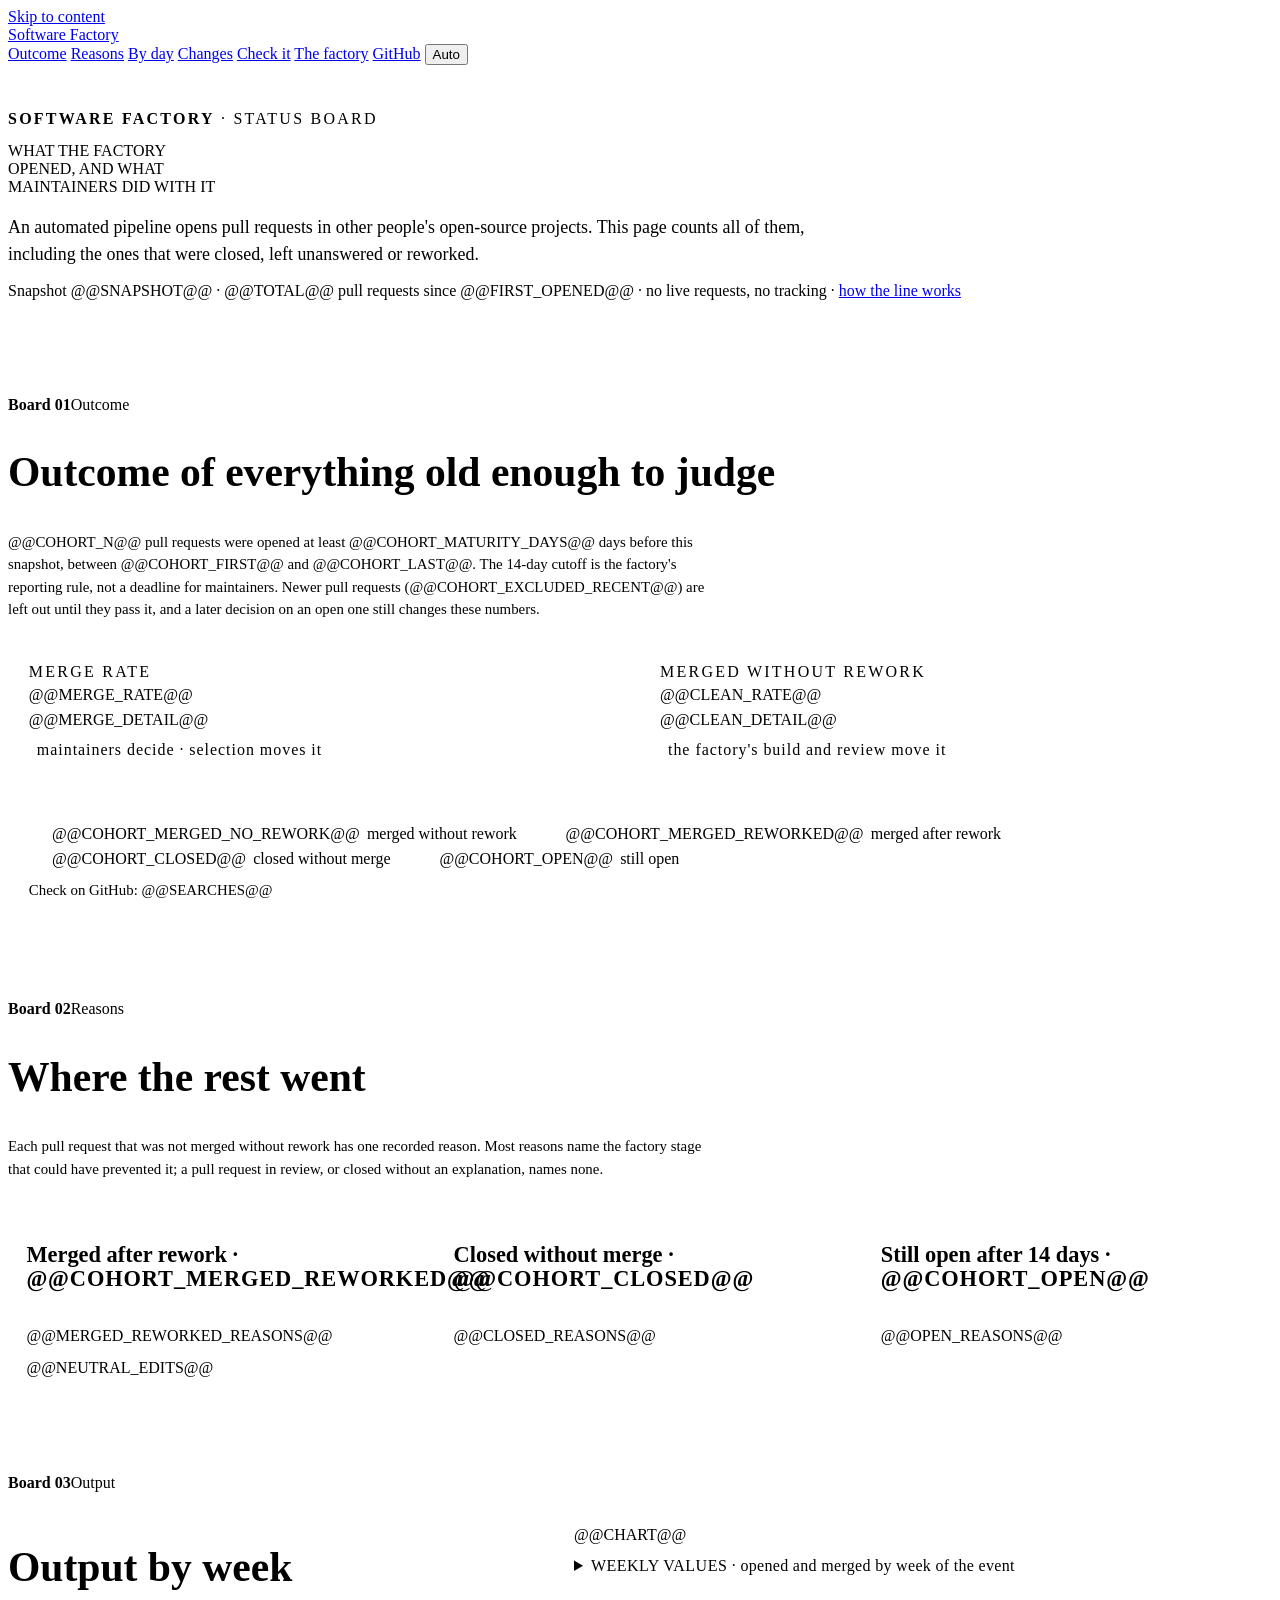
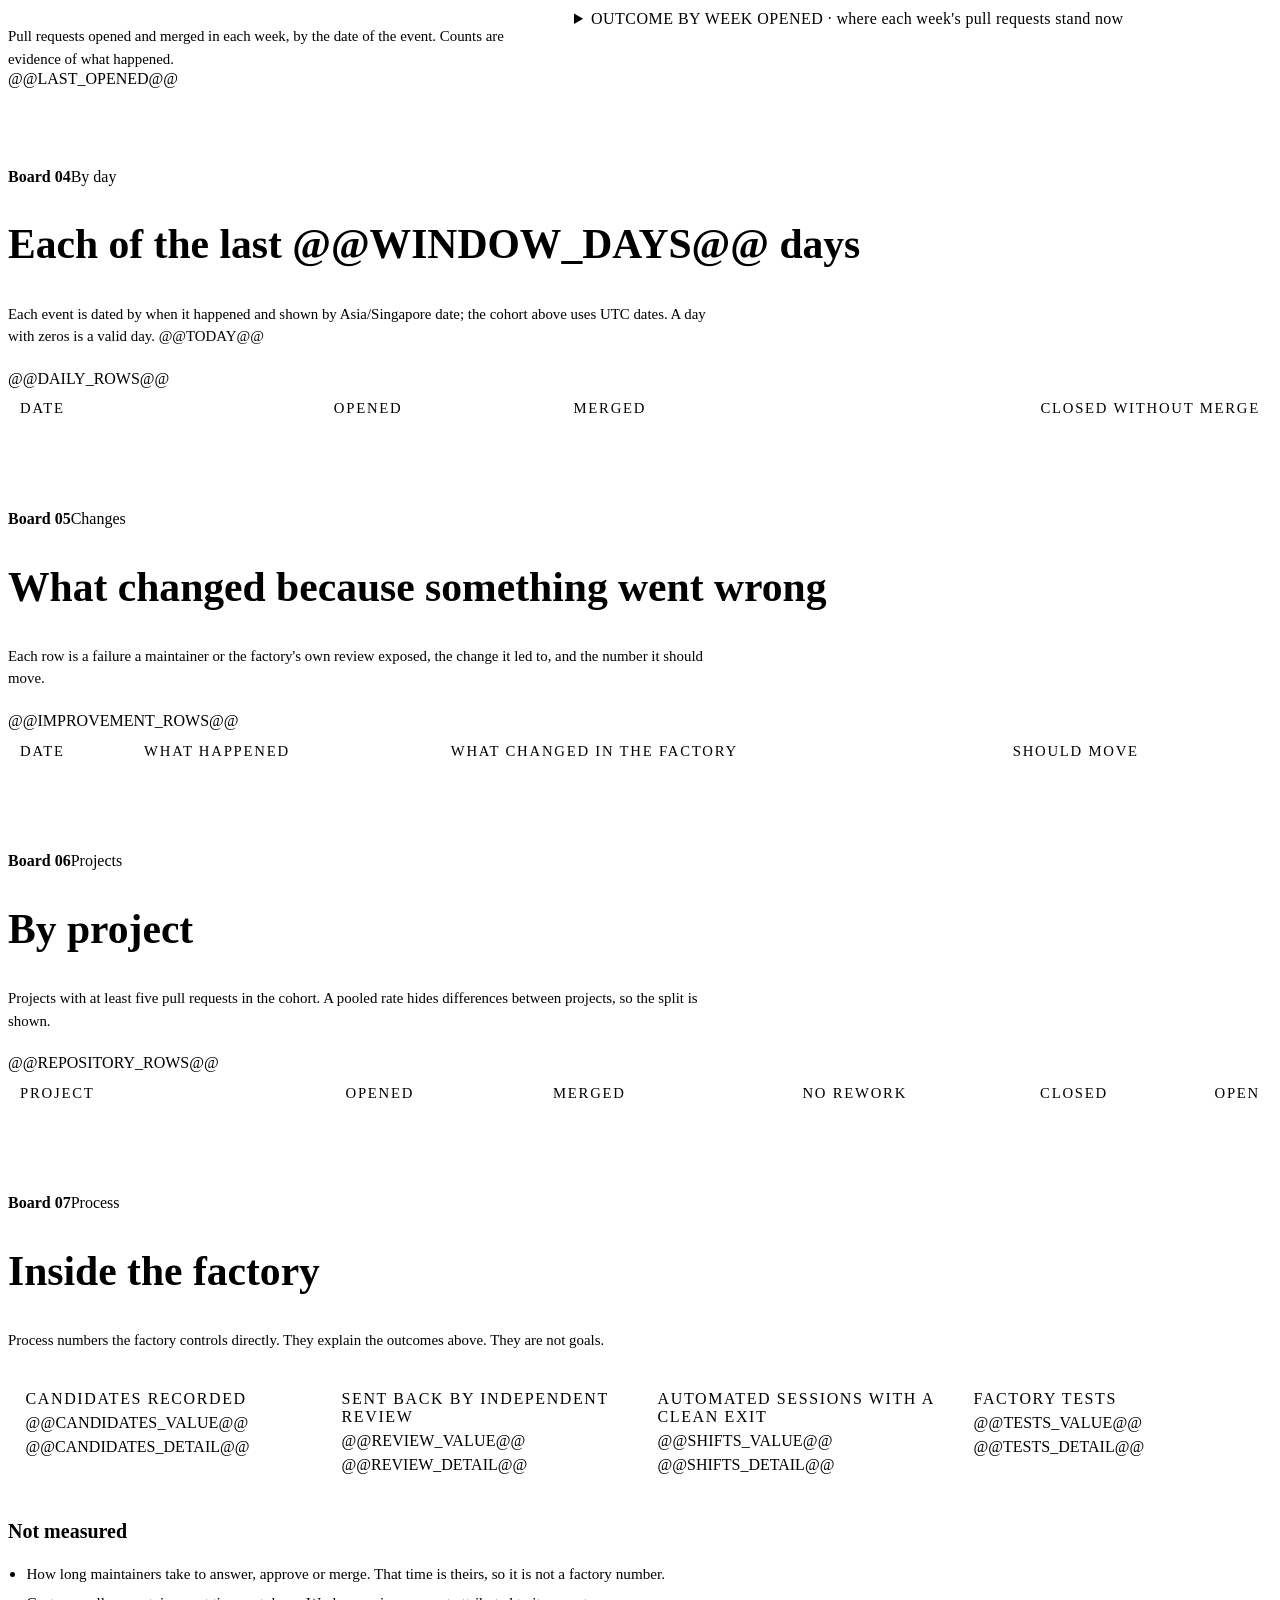
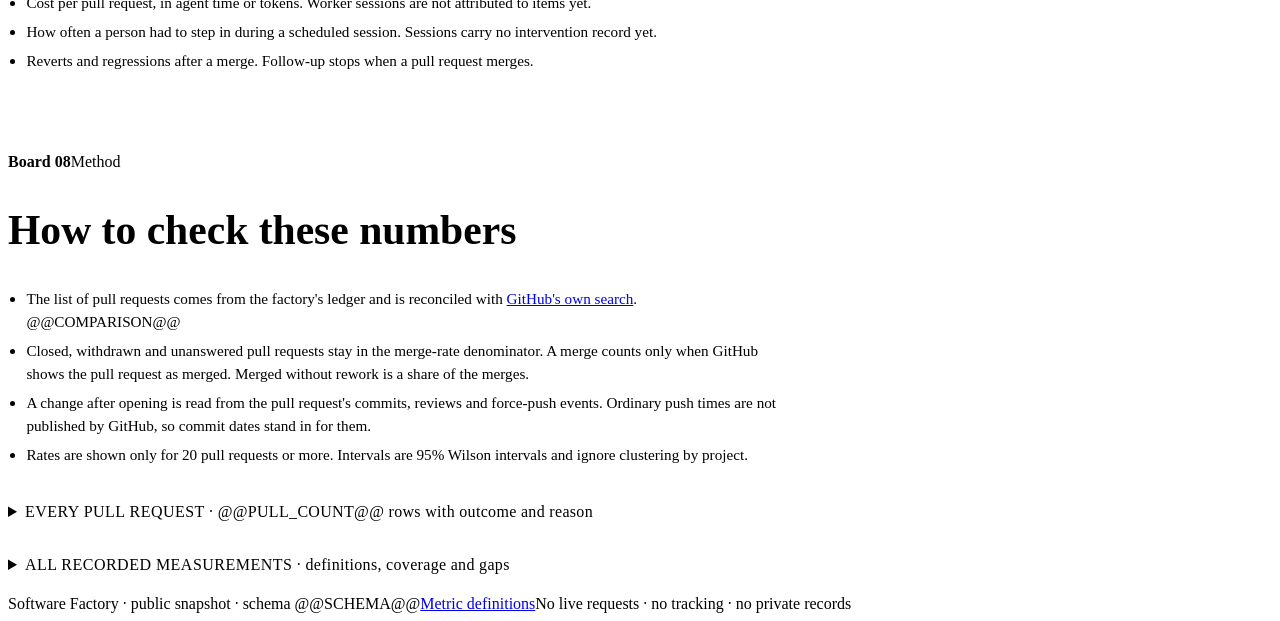
<file: factory/core/board.html>
<!doctype html>
<html lang="en">
<head>
<meta charset="utf-8">
<meta name="viewport" content="width=device-width, initial-scale=1, viewport-fit=cover">
<meta name="referrer" content="no-referrer">
<meta name="color-scheme" content="light dark">
<meta http-equiv="Content-Security-Policy" content="@@CSP@@">
<link rel="icon" href="data:image/svg+xml,%3Csvg xmlns='http://www.w3.org/2000/svg' viewBox='0 0 16 16'%3E%3Crect width='16' height='16' fill='%2315202b'/%3E%3Crect x='4' y='4' width='8' height='8' fill='%23ff7a1a'/%3E%3C/svg%3E">
<title>Status board · Software Factory</title>
<meta name="description" content="Every pull request the factory opened, what its maintainers did with it, and the recorded reason for each one that was not merged without rework.">
<style>
@@BASE_CSS@@

/* the detail sheet: one cohort, two rates, where the rest went, and every row behind the numbers */
main{padding-bottom:1rem}
.hero{padding-top:clamp(1.6rem,3.6vw,2.8rem)}
.eyebrow{margin:0 0 .9rem;font:500 .72rem/1.4 var(--mono);letter-spacing:.14em;text-transform:uppercase;color:var(--dim)}
.eyebrow b{color:var(--flow);font-weight:600}
h1{margin:0;font:800 clamp(2.3rem,6.4vw,4.6rem)/.92 var(--display);letter-spacing:.004em;text-transform:uppercase;max-width:14em}
h2{font-size:clamp(1.7rem,3.8vw,2.6rem)}
.lead{margin:1.1rem 0 0;max-width:46em;font-size:1.12rem;line-height:1.5}
.asof{margin:.9rem 0 0;font:500 .72rem/1.6 var(--mono);color:var(--dim)}
.sec{padding-top:clamp(2.4rem,5.4vw,4rem)}
p{max-width:48em}
.sheet,.asof,.stale{max-width:none}
.small{margin:.7rem 0 0;font-size:.93rem;line-height:1.5;color:var(--dim)}
.panel{background:var(--panel);border:1.5px solid var(--ink)}
.outcome{margin-top:1.4rem;padding:1.3rem 1.3rem 1.2rem;display:grid;gap:1.3rem}
.rates{display:grid;grid-template-columns:repeat(2,minmax(0,1fr));gap:1.4rem 2.5rem}
.rate .label{display:block;font:600 .66rem/1.5 var(--mono);letter-spacing:.14em;text-transform:uppercase;color:var(--dim)}
.rate strong{display:block;font:800 clamp(3.6rem,8vw,5.4rem)/.86 var(--display);letter-spacing:.005em;font-variant-numeric:tabular-nums;margin:.3rem 0 .45rem}
.rate:first-child strong{color:var(--merged)}
.rate .small{display:block;margin:0;font:500 .7rem/1.5 var(--mono)}
.rate .control{display:inline-block;margin-top:.55rem;padding:.2rem .5rem;border:1px solid var(--rule);font:500 .66rem/1.5 var(--mono);letter-spacing:.06em;color:var(--dim)}
.meter{display:flex;height:30px;border:1.5px solid var(--ink)}
.meter i{display:block;height:100%}
.meter .a{background:var(--merged)}
.meter .b{background:repeating-linear-gradient(135deg,var(--merged) 0 5px,transparent 5px 9px)}
.meter .c{background:var(--stop)}
.legend{display:flex;flex-wrap:wrap;gap:.4rem 1.6rem;margin-top:.75rem;font:500 .7rem/1.5 var(--mono);color:var(--dim)}
.legend span{display:inline-flex;align-items:center;gap:.45rem}
.legend b{font:800 1.25rem/1 var(--display);color:var(--ink);font-variant-numeric:tabular-nums}
.swatch{width:16px;height:7px;border:1px solid var(--ink);flex:none}
.swatch.a,.swatch.series-2{background:var(--merged)}
.swatch.b{background:repeating-linear-gradient(135deg,var(--merged) 0 3px,transparent 3px 5px)}
.swatch.c{background:var(--stop)}
.swatch.d{background:transparent}
.swatch.series-1{background:var(--flow)}
.outcome .small a{white-space:nowrap}
.cards{display:grid;grid-template-columns:repeat(3,minmax(0,1fr));gap:1.1rem;margin-top:1.4rem}
.card{padding:1.15rem 1.15rem 1.05rem;display:grid;align-content:start;gap:.9rem;min-width:0}
.card h3{font-size:1.4rem;line-height:1.05}
.card h3 span{font:500 .78rem/1 var(--mono);letter-spacing:.04em;color:var(--dim);text-transform:none}
.reasons{list-style:none;margin:0;padding:0;display:grid;gap:.85rem}
.reasons li{display:grid;grid-template-columns:minmax(0,1fr) auto;gap:.2rem .75rem;align-items:baseline;font-size:.95rem;line-height:1.4}
.reasons .n{font:800 1.3rem/1 var(--display);font-variant-numeric:tabular-nums}
.reasons .bar{grid-column:1/-1;height:5px;background:var(--belt);overflow:hidden}
.reasons .bar i{display:block;height:100%;background:var(--stop)}
.reasons .lever{grid-column:1/-1;font:400 .7rem/1.5 var(--mono);color:var(--dim)}
.reasons .lever a{white-space:nowrap}
.two{display:grid;grid-template-columns:minmax(0,5fr) minmax(0,7fr);gap:1.5rem 2.5rem;align-items:start}
.chart{padding:1.1rem 1rem .4rem;position:relative;min-width:0}
.chart svg{width:100%;height:auto;display:block;overflow:visible}
.chart-legend{display:flex;gap:1.1rem;font:500 .68rem/1.5 var(--mono);letter-spacing:.08em;text-transform:uppercase;color:var(--dim);min-height:1.4rem}
.chart-legend span{display:inline-flex;align-items:center;gap:.45rem}
.series-1{fill:var(--flow);stroke:var(--flow)}
.series-2{fill:var(--merged);stroke:var(--merged)}
.bar-mark{stroke:none}
.grid-line{stroke:var(--hair);stroke-width:1;fill:none}
.axis{fill:var(--dim);font:14px var(--mono);font-variant-numeric:tabular-nums}
.hit-area{fill:transparent}
.mark-group:focus-visible{outline:2px solid var(--flow);outline-offset:2px}
.tooltip{position:absolute;left:1rem;right:1rem;bottom:2.8rem;padding:.5rem .6rem;background:var(--paper);border:1px solid var(--ink);font:500 .7rem/1.5 var(--mono);pointer-events:none}
.table-scroll{max-width:100%;overflow-x:auto}
.table-scroll:focus-visible{outline:2px solid var(--flow);outline-offset:2px}
.table-scroll.panel{margin-top:1.4rem}
table{width:100%;border-collapse:collapse;font-size:.92rem;line-height:1.45;font-variant-numeric:tabular-nums}
th{font:600 .64rem/1.4 var(--mono);text-transform:uppercase;letter-spacing:.12em;text-align:left;color:var(--dim);border-bottom:1.5px solid var(--ink);padding:.65rem .75rem;white-space:nowrap}
td{padding:.7rem .75rem;vertical-align:top;border-bottom:1px solid var(--hair)}
tbody tr:last-child td{border-bottom:0}
td.num,th.num{text-align:right}
td.num{font-family:var(--mono);font-size:.82rem}
td.date{white-space:nowrap;font:800 1.02rem/1.35 var(--display);letter-spacing:.03em}
.log td:nth-child(2),.log td:nth-child(3){width:34%}
.log td:last-child{font:500 .7rem/1.5 var(--mono);color:var(--dim)}
.facts{display:grid;grid-template-columns:repeat(4,minmax(0,1fr));margin-top:1.4rem;border:1.5px solid var(--ink);background:var(--panel)}
.fact{padding:1rem 1.1rem 1.05rem;min-width:0}
.fact + .fact{border-left:1px solid var(--hair)}
.fact .small{display:block;margin:0;font:500 .66rem/1.5 var(--mono);color:var(--dim)}
.fact .small:first-child{letter-spacing:.1em;text-transform:uppercase}
.fact strong{display:block;font:800 2.5rem/.95 var(--display);letter-spacing:.01em;margin:.35rem 0 .4rem;font-variant-numeric:tabular-nums}
.plain{margin:.9rem 0 0;padding-left:1.15rem;max-width:50em;font-size:.95rem;line-height:1.5;color:var(--dim)}
.plain li + li{margin-top:.4rem}
.sub-h{margin-top:1.8rem;font-size:1.25rem}
details{border-top:1px solid var(--rule);margin-top:0}
.fold{margin-top:1.4rem}
.fold details:last-of-type,.chart details:last-of-type{border-bottom:1px solid var(--rule)}
.chart details:last-of-type{border-bottom:0}
summary{cursor:pointer;padding:.85rem 0;min-height:1.6rem;font:800 1.15rem/1.2 var(--display);letter-spacing:.03em;text-transform:uppercase}
summary span{font:500 .7rem/1.4 var(--mono);letter-spacing:.02em;text-transform:none;color:var(--dim)}
.metrics-section{min-width:0}
.metrics-section h3{font-size:1.15rem;margin:1.2rem 0 .3rem}
.metrics-section td:nth-child(1){width:19%;min-width:145px}
.metrics-section td:nth-child(2){width:17%;min-width:125px}
.metrics-section td:nth-child(3){width:43%;min-width:240px}
.metrics-section td:nth-child(4){width:21%;min-width:140px}
.metric-name{font-weight:600}
.status{display:block;color:var(--dim);text-transform:uppercase;letter-spacing:.08em;font:500 .64rem var(--mono);margin-top:.45rem}
.coverage{font-family:var(--mono);font-size:.8rem;display:block;margin-bottom:.4rem}
.detail-note{font-size:.84rem;color:var(--dim);margin:.4rem 0 0}
.empty{font:500 .74rem/1.6 var(--mono);color:var(--dim)}
@media (max-width:900px){.cards{grid-template-columns:1fr}.two{grid-template-columns:1fr}.facts{grid-template-columns:repeat(2,minmax(0,1fr))}.fact:nth-child(3){border-left:0}.fact:nth-child(n+3){border-top:1px solid var(--hair)}}
@media (max-width:520px){.rates{grid-template-columns:1fr}.outcome{padding:1.05rem}.axis{font-size:18px}}
</style>
<script>@@SCRIPT@@</script>
</head>
<body>
<a class="skip" href="#main">Skip to content</a>
<header class="wrap top">
  <a class="brand" href="./"><i aria-hidden="true"></i>Software Factory</a>
  <nav aria-label="Main">
    <a class="sec-link" href="#outcome-title">Outcome</a>
    <a class="sec-link" href="#loss-title">Reasons</a>
    <a class="sec-link" href="#daily-title">By day</a>
    <a class="sec-link" href="#log-title">Changes</a>
    <a class="sec-link" href="#method-title">Check it</a>
    <a class="out" href="./">The factory</a>
    <a class="out" href="@@REPOSITORY@@">GitHub</a>
    <button class="theme" type="button" id="theme" aria-label="Colour theme: follows system. Activate to change.">Auto</button>
  </nav>
</header>
<main id="main">

<section class="wrap hero">
<p class="eyebrow"><b>Software Factory</b> · status board</p>
<h1>What the factory opened, and what maintainers did with it</h1>
<p class="lead">An automated pipeline opens pull requests in other people's open-source projects. This page counts all of them, including the ones that were closed, left unanswered or reworked.</p>
<p class="asof">Snapshot <time id="generated" datetime="@@UPDATED@@">@@SNAPSHOT@@</time> · @@TOTAL@@ pull requests since @@FIRST_OPENED@@ · no live requests, no tracking · <a href="./">how the line works</a></p>
<p class="stale" id="stale" role="status"></p>
</section>

<section class="wrap sec" aria-labelledby="outcome-title">
<p class="sheet"><b>Board 01</b><span>Outcome</span></p>
<h2 id="outcome-title">Outcome of everything old enough to judge</h2>
<p class="small">@@COHORT_N@@ pull requests were opened at least @@COHORT_MATURITY_DAYS@@ days before this snapshot, between @@COHORT_FIRST@@ and @@COHORT_LAST@@. The 14-day cutoff is the factory's reporting rule, not a deadline for maintainers. Newer pull requests (@@COHORT_EXCLUDED_RECENT@@) are left out until they pass it, and a later decision on an open one still changes these numbers.</p>
<div class="panel outcome">
<div class="rates">
<div class="rate"><span class="label">Merge rate</span><strong>@@MERGE_RATE@@</strong><span class="small">@@MERGE_DETAIL@@</span><span class="control">maintainers decide · selection moves it</span></div>
<div class="rate"><span class="label">Merged without rework</span><strong>@@CLEAN_RATE@@</strong><span class="small">@@CLEAN_DETAIL@@</span><span class="control">the factory's build and review move it</span></div>
</div>
<div>
<div class="meter" role="img" aria-label="@@METER_LABEL@@"><i class="a" style="width:@@CLEAN_WIDTH@@%"></i><i class="b" style="width:@@REWORK_WIDTH@@%"></i><i class="c" style="width:@@CLOSED_WIDTH@@%"></i></div>
<div class="legend"><span><i class="swatch a" aria-hidden="true"></i><b>@@COHORT_MERGED_NO_REWORK@@</b> merged without rework</span><span><i class="swatch b" aria-hidden="true"></i><b>@@COHORT_MERGED_REWORKED@@</b> merged after rework</span><span><i class="swatch c" aria-hidden="true"></i><b>@@COHORT_CLOSED@@</b> closed without merge</span><span><i class="swatch d" aria-hidden="true"></i><b>@@COHORT_OPEN@@</b> still open</span></div>
<p class="small">Check on GitHub: @@SEARCHES@@</p>
</div>
</div>
</section>

<section class="wrap sec" aria-labelledby="loss-title">
<p class="sheet"><b>Board 02</b><span>Reasons</span></p>
<h2 id="loss-title">Where the rest went</h2>
<p class="small">Each pull request that was not merged without rework has one recorded reason. Most reasons name the factory stage that could have prevented it; a pull request in review, or closed without an explanation, names none.</p>
<div class="cards">
<div class="panel card"><h3>Merged after rework <span>· @@COHORT_MERGED_REWORKED@@</span></h3>
<ul class="reasons">@@MERGED_REWORKED_REASONS@@</ul>
@@NEUTRAL_EDITS@@</div>
<div class="panel card"><h3>Closed without merge <span>· @@COHORT_CLOSED@@</span></h3>
<ul class="reasons">@@CLOSED_REASONS@@</ul></div>
<div class="panel card"><h3>Still open after 14 days <span>· @@COHORT_OPEN@@</span></h3>
<ul class="reasons">@@OPEN_REASONS@@</ul></div>
</div>
</section>

<section class="wrap sec" aria-labelledby="week-title">
<p class="sheet"><b>Board 03</b><span>Output</span></p>
<div class="two">
<div>
<h2 id="week-title">Output by week</h2>
<p class="small">Pull requests opened and merged in each week, by the date of the event. Counts are evidence of what happened.</p>
@@LAST_OPENED@@
</div>
<div class="panel chart">
@@CHART@@
<details><summary>Weekly values <span>· opened and merged by week of the event</span></summary><div class="table-scroll" tabindex="0" role="region" aria-label="Weekly values"><table><thead><tr><th scope="col">Week (UTC)</th><th scope="col" class="num">Opened</th><th scope="col" class="num">Merged</th></tr></thead><tbody>
@@WEEKLY_ROWS@@
</tbody></table></div></details>
<details><summary>Outcome by week opened <span>· where each week's pull requests stand now</span></summary><div class="table-scroll" tabindex="0" role="region" aria-label="Outcome by week opened"><table><thead><tr><th scope="col">Week (UTC)</th><th scope="col" class="num">Opened</th><th scope="col" class="num">Merged</th><th scope="col" class="num">No rework</th><th scope="col" class="num">Closed</th><th scope="col" class="num">Open</th></tr></thead><tbody>
@@WEEKLY_OUTCOMES@@
</tbody></table></div></details>
</div>
</div>
</section>

<section class="wrap sec" aria-labelledby="daily-title">
<p class="sheet"><b>Board 04</b><span>By day</span></p>
<h2 id="daily-title">Each of the last @@WINDOW_DAYS@@ days</h2>
<p class="small">Each event is dated by when it happened and shown by Asia/Singapore date; the cohort above uses UTC dates. A day with zeros is a valid day. @@TODAY@@</p>
<div class="panel table-scroll" tabindex="0" role="region" aria-label="Daily counts"><table><thead><tr><th scope="col">Date</th><th scope="col" class="num">Opened</th><th scope="col" class="num">Merged</th><th scope="col" class="num">Closed without merge</th></tr></thead><tbody>
@@DAILY_ROWS@@
</tbody></table></div>
</section>

<section class="wrap sec" aria-labelledby="log-title">
<p class="sheet"><b>Board 05</b><span>Changes</span></p>
<h2 id="log-title">What changed because something went wrong</h2>
<p class="small">Each row is a failure a maintainer or the factory's own review exposed, the change it led to, and the number it should move.</p>
<div class="panel table-scroll" tabindex="0" role="region" aria-label="Improvement log"><table class="log"><thead><tr><th scope="col">Date</th><th scope="col">What happened</th><th scope="col">What changed in the factory</th><th scope="col">Should move</th></tr></thead><tbody>
@@IMPROVEMENT_ROWS@@
</tbody></table></div>
</section>

<section class="wrap sec" aria-labelledby="repo-title">
<p class="sheet"><b>Board 06</b><span>Projects</span></p>
<h2 id="repo-title">By project</h2>
<p class="small">Projects with at least five pull requests in the cohort. A pooled rate hides differences between projects, so the split is shown.</p>
<div class="panel table-scroll" tabindex="0" role="region" aria-label="Outcome by project"><table><thead><tr><th scope="col">Project</th><th scope="col" class="num">Opened</th><th scope="col" class="num">Merged</th><th scope="col" class="num">No rework</th><th scope="col" class="num">Closed</th><th scope="col" class="num">Open</th></tr></thead><tbody>
@@REPOSITORY_ROWS@@
</tbody></table></div>
</section>

<section class="wrap sec" aria-labelledby="inside-title">
<p class="sheet"><b>Board 07</b><span>Process</span></p>
<h2 id="inside-title">Inside the factory</h2>
<p class="small">Process numbers the factory controls directly. They explain the outcomes above. They are not goals.</p>
<div class="facts">
<div class="fact"><span class="small">Candidates recorded</span><strong>@@CANDIDATES_VALUE@@</strong><span class="small">@@CANDIDATES_DETAIL@@</span></div>
<div class="fact"><span class="small">Sent back by independent review</span><strong>@@REVIEW_VALUE@@</strong><span class="small">@@REVIEW_DETAIL@@</span></div>
<div class="fact"><span class="small">Automated sessions with a clean exit</span><strong>@@SHIFTS_VALUE@@</strong><span class="small">@@SHIFTS_DETAIL@@</span></div>
<div class="fact"><span class="small">Factory tests</span><strong>@@TESTS_VALUE@@</strong><span class="small">@@TESTS_DETAIL@@</span></div>
</div>
<h3 class="sub-h">Not measured</h3>
<ul class="plain">
<li>How long maintainers take to answer, approve or merge. That time is theirs, so it is not a factory number.</li>
<li>Cost per pull request, in agent time or tokens. Worker sessions are not attributed to items yet.</li>
<li>How often a person had to step in during a scheduled session. Sessions carry no intervention record yet.</li>
<li>Reverts and regressions after a merge. Follow-up stops when a pull request merges.</li>
</ul>
</section>

<section class="wrap sec" aria-labelledby="method-title">
<p class="sheet"><b>Board 08</b><span>Method</span></p>
<h2 id="method-title">How to check these numbers</h2>
<ul class="plain">
<li>The list of pull requests comes from the factory's ledger and is reconciled with <a href="@@LEDGER_SEARCH@@">GitHub's own search</a>. @@COMPARISON@@</li>
<li>Closed, withdrawn and unanswered pull requests stay in the merge-rate denominator. A merge counts only when GitHub shows the pull request as merged. Merged without rework is a share of the merges.</li>
<li>A change after opening is read from the pull request's commits, reviews and force-push events. Ordinary push times are not published by GitHub, so commit dates stand in for them.</li>
<li>Rates are shown only for 20 pull requests or more. Intervals are 95% Wilson intervals and ignore clustering by project.</li>
</ul>
<div class="fold">
<details><summary>Every pull request <span>· @@PULL_COUNT@@ rows with outcome and reason</span></summary><div class="table-scroll" tabindex="0" role="region" aria-label="Every pull request"><table><thead><tr><th scope="col">Pull request</th><th scope="col">Opened</th><th scope="col">Outcome</th><th scope="col">Reason</th></tr></thead><tbody>
@@PULL_ROWS@@
</tbody></table></div></details>
<details><summary>All recorded measurements <span>· definitions, coverage and gaps</span></summary><p class="small">The complete metric table from the factory's records.</p>@@TABLES@@</details>
</div>
</section>

</main>
<footer class="wrap foot"><span>Software Factory · public snapshot · schema @@SCHEMA@@</span><a href="@@DEFINITIONS@@">Metric definitions</a><span>No live requests · no tracking · no private records</span></footer>
<script id="metrics-data" type="application/json">@@DATA@@</script>
</body>
</html>
</file>
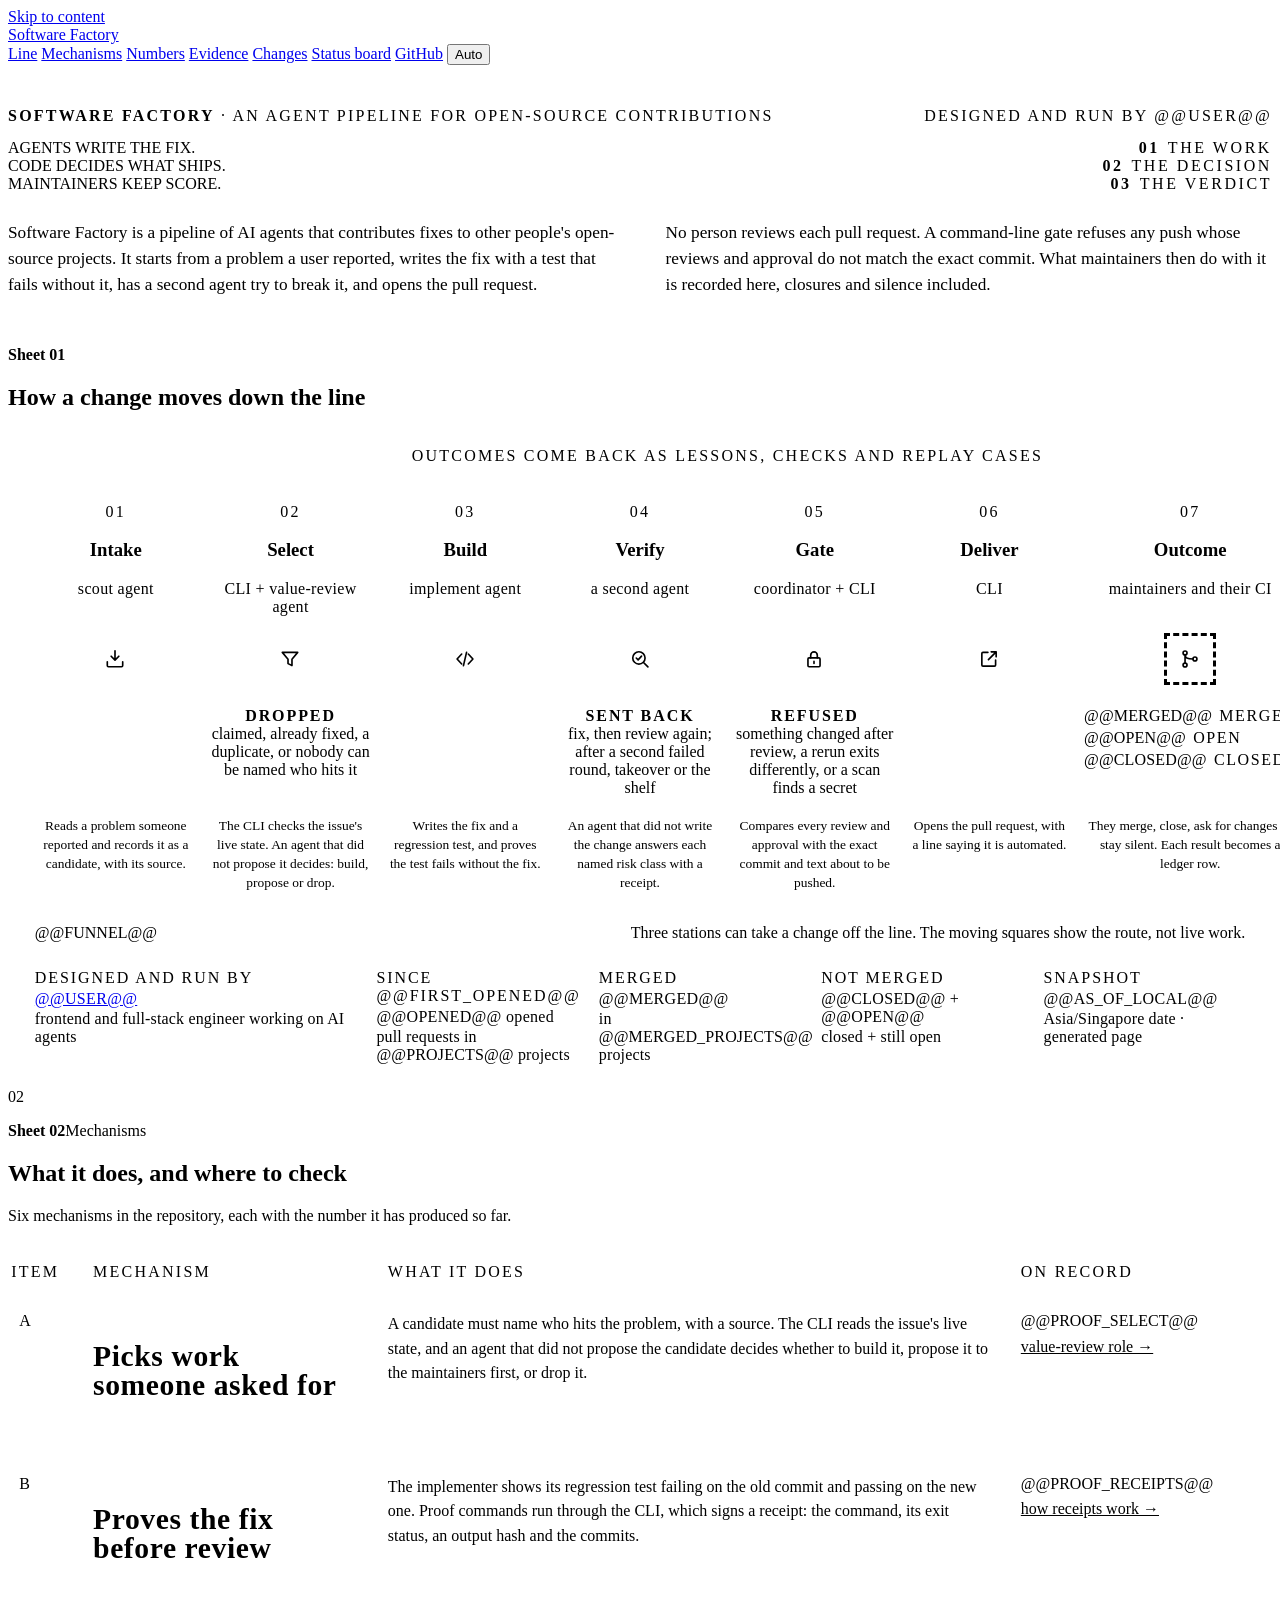
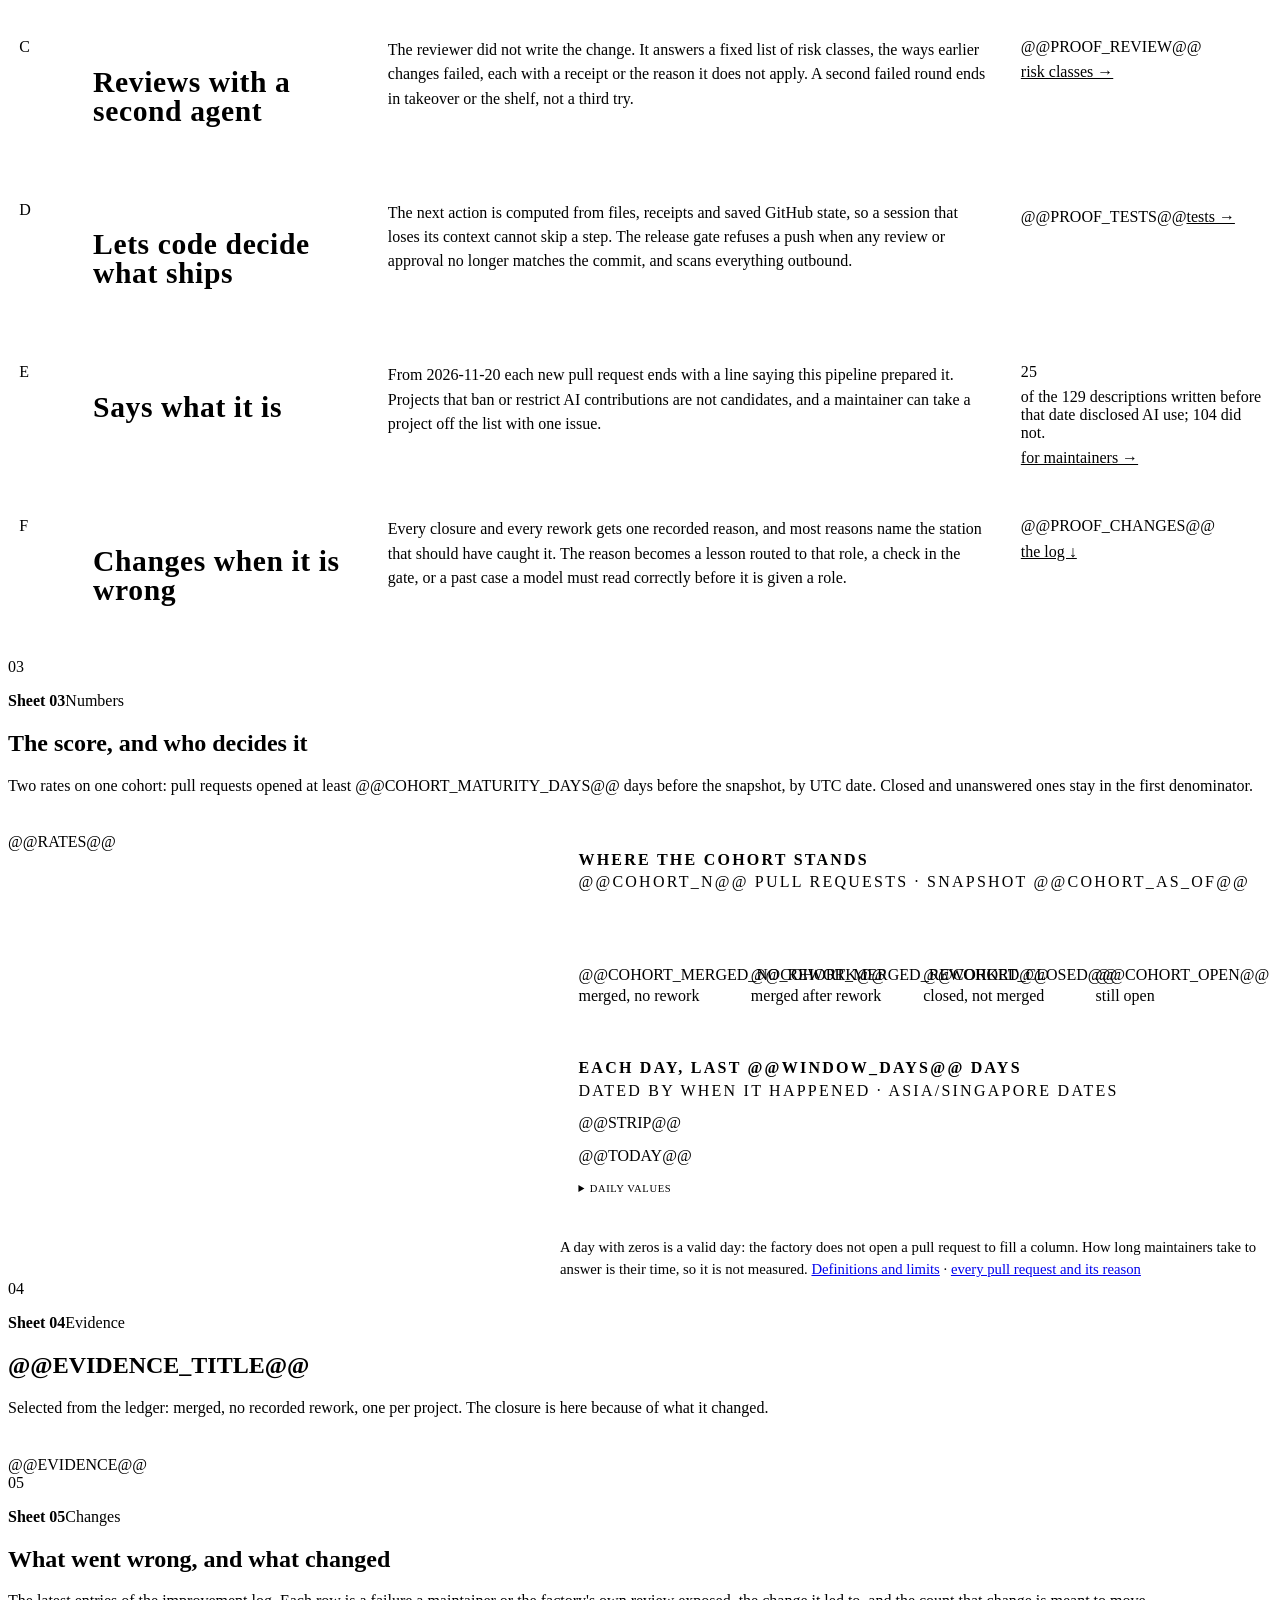
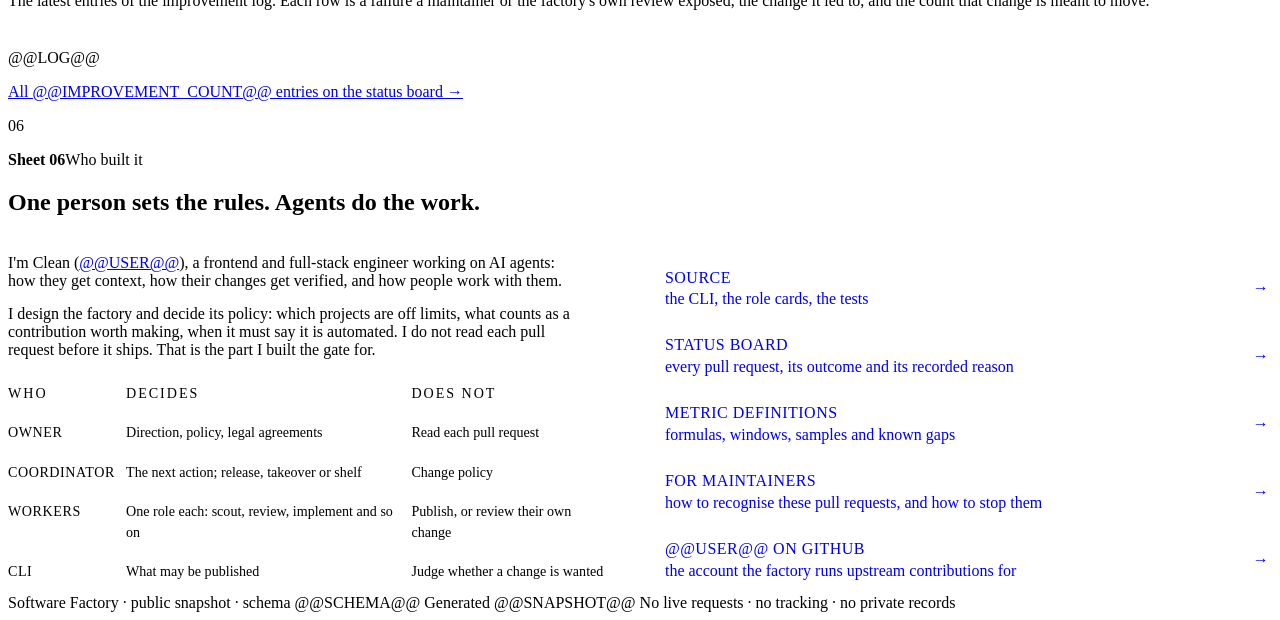
<file: factory/core/metrics.html>
<!doctype html>
<html lang="en">
<head>
<meta charset="utf-8">
<meta name="viewport" content="width=device-width, initial-scale=1, viewport-fit=cover">
<meta name="referrer" content="no-referrer">
<meta name="color-scheme" content="light dark">
<meta http-equiv="Content-Security-Policy" content="@@CSP@@">
<link rel="icon" href="data:image/svg+xml,%3Csvg xmlns='http://www.w3.org/2000/svg' viewBox='0 0 16 16'%3E%3Crect width='16' height='16' fill='%2315202b'/%3E%3Crect x='4' y='4' width='8' height='8' fill='%23ff7a1a'/%3E%3C/svg%3E">
<title>Software Factory: an agent pipeline for open-source contributions</title>
<meta name="description" content="Software Factory is a pipeline of AI agents that contributes fixes to other people's open-source projects, and a public record of what their maintainers did with them.">
<style>
@@BASE_CSS@@
:root{--slot:2.2s}

/* hero */
.hero{padding-top:clamp(1.5rem,3.4vw,2.6rem)}
.eyebrow{margin:0 0 .9rem;display:flex;flex-wrap:wrap;gap:.3rem 1.5rem;justify-content:space-between;font:500 .72rem/1.4 var(--mono);letter-spacing:.14em;text-transform:uppercase;color:var(--dim)}
.eyebrow b{color:var(--flow);font-weight:600}
.eyebrow a{color:var(--ink);text-decoration:none;border-bottom:1.5px solid var(--flow)}
h1{margin:0;font:800 clamp(2.7rem,min(9.3vw,11.5vh),5.7rem)/.9 var(--display);letter-spacing:.004em;text-transform:uppercase}
h1 .l{display:block;text-wrap:balance}
h1 em{font-style:normal;color:var(--flow)}
h1 .ld,h1 .tag{display:none}
@media (min-width:1200px){
  h1 .l{display:flex;align-items:center;gap:.16em}
  h1 .l>span:first-child{flex:none;white-space:nowrap}
  h1 .ld{display:block;flex:1;min-width:.8rem;border-bottom:2px dotted var(--rule);margin:0 .12em}
  h1 .tag{display:block;font:500 .7rem/1 var(--mono);letter-spacing:.16em;color:var(--dim);white-space:nowrap}
  h1 .tag b{color:var(--flow);font-weight:600;margin-right:.5em}
}
.hero-grid{display:grid;grid-template-columns:repeat(2,minmax(0,1fr));gap:clamp(1.4rem,4vw,3.5rem);margin-top:clamp(1.2rem,2.4vw,1.7rem)}
.lede{margin:0;font-size:clamp(1.08rem,1.35vw,1.2rem);line-height:1.5;max-width:38em}
.lede + .lede{color:var(--dim)}
@media (max-width:860px){.hero-grid{grid-template-columns:1fr;gap:.9rem}}

/* the line */
.sec.lead{padding-top:clamp(1.3rem,2.6vw,2rem)}
.sec.lead .sheet{margin-bottom:.9rem}
.line{border:1.5px solid var(--ink);background:var(--panel);padding:clamp(1rem,2.2vw,1.6rem) clamp(.6rem,1.6vw,1.4rem) clamp(.9rem,1.8vw,1.3rem);position:relative;box-shadow:0 50px 120px -70px var(--glow)}
.line::before,.line::after{content:"";position:absolute;width:14px;height:14px;border:1.5px solid var(--flow)}
.line::before{top:-8px;left:-8px;border-right:0;border-bottom:0}
.line::after{bottom:-8px;right:-8px;border-left:0;border-top:0}
.loop{position:relative;height:36px;margin:0 7.143% 0 21.43%}
.loop svg{position:absolute;inset:0;width:100%;height:100%;overflow:visible}
.loop path{fill:none;stroke:var(--dim);stroke-width:1.2;stroke-dasharray:5 5;vector-effect:non-scaling-stroke}
.loop span{position:absolute;top:-.6em;left:50%;transform:translateX(-50%);white-space:nowrap;background:var(--panel);padding:0 .7rem;font:500 .64rem/1.2 var(--mono);letter-spacing:.14em;text-transform:uppercase;color:var(--dim)}
.loop i{position:absolute;bottom:-5px;width:0;height:0;border:5px solid transparent;border-top:6px solid var(--dim);border-bottom:0;transform:translateX(-50%)}
.stations{list-style:none;margin:0;padding:0;display:grid;grid-template-columns:repeat(7,minmax(0,1fr));grid-template-rows:auto 80px auto auto}
.stations>li{display:grid;grid-row:1/-1;grid-template-rows:subgrid;min-width:0}
.head{padding:.65rem .5rem .15rem;text-align:center}
.no{display:block;font:500 .64rem/1.4 var(--mono);letter-spacing:.14em;color:var(--dim)}
.who{margin:.3rem 0 0;font:400 .64rem/1.35 var(--mono);letter-spacing:.02em;color:var(--dim)}
.belt{position:relative;container-type:inline-size}
.belt::before{content:"";position:absolute;left:0;right:0;top:50%;height:12px;transform:translateY(-50%);
  background:repeating-linear-gradient(90deg,transparent 0 9px,var(--rule) 9px 11px) center/100% 2px no-repeat,var(--belt)}
.stations>li:first-child .belt::before{left:50%}
.stations>li:last-child .belt::before{right:50%}
.node{position:absolute;left:50%;top:50%;width:46px;height:46px;transform:translate(-50%,-50%);background:var(--panel);border:1.5px solid var(--ink);display:grid;place-items:center;color:var(--ink);z-index:2;transition:background .2s ease,color .2s ease}
.node svg{width:22px;height:22px;fill:none;stroke:currentColor;stroke-width:1.5;stroke-linecap:round;stroke-linejoin:round}
.node::after{content:"";position:absolute;right:4px;top:4px;width:5px;height:5px;border-radius:50%;background:var(--flow)}
.stations>li:last-child .node{border-style:dashed}
.stations>li:last-child .node::after{background:var(--merged)}
.stations>li:last-child .tok{z-index:3}
.stations>li:hover .node{background:var(--ink);color:var(--panel)}
.chute{position:absolute;left:50%;top:calc(50% + 23px);bottom:0;border-left:1.2px dashed var(--dim)}
.chute::after{content:"";position:absolute;left:-5.6px;bottom:-2px;border:5px solid transparent;border-top:6px solid var(--dim);border-bottom:0}
.back{position:absolute;top:50%;height:31px;border-bottom:1.2px dashed var(--dim)}
.back.from{left:0;right:50%;border-right:1.2px dashed var(--dim)}
.back.to{left:50%;right:0;border-left:1.2px dashed var(--dim)}
.back.to::after{content:"";position:absolute;left:-5.6px;top:21px;border:5px solid transparent;border-bottom:6px solid var(--dim);border-top:0}
.tok{position:absolute;left:-6px;top:50%;width:12px;height:12px;margin-top:-6px;background:var(--flow);opacity:0;z-index:1}
.exit{padding:.5rem .45rem 0;min-height:3.1rem}
.tag-out{margin:0;font:400 .64rem/1.4 var(--mono);color:var(--dim);text-align:center}
.tag-out b{display:block;font-weight:600;letter-spacing:.12em;text-transform:uppercase;color:var(--ink)}
.bins{list-style:none;margin:0 auto;padding:0;display:grid;gap:.25rem;width:max-content}
.bins li{display:grid;grid-template-columns:auto 1fr;gap:.45rem;align-items:baseline;font:500 .64rem/1.2 var(--mono);letter-spacing:.1em;text-transform:uppercase;color:var(--dim)}
.bins b{font:800 1.55rem/1 var(--display);letter-spacing:.01em;color:var(--stop);min-width:2.1ch;text-align:right;font-variant-numeric:tabular-nums}
.bins .m b{color:var(--merged)}.bins .o b{color:var(--flow)}
.what{margin:.6rem 0 0;padding:.6rem .5rem .2rem;font-size:.84rem;line-height:1.42;text-align:center;border-top:1px solid var(--hair);color:var(--dim);transition:color .2s ease}
.stations>li:hover .what{color:var(--ink)}
.line-foot{display:flex;flex-wrap:wrap;gap:.4rem 1.6rem;justify-content:space-between;align-items:baseline;margin:1rem 0 0;padding:.8rem .4rem 0;border-top:1px solid var(--rule);font:500 .68rem/1.5 var(--mono);color:var(--dim)}
.funnel{margin:0;display:flex;flex-wrap:wrap;gap:.2rem 1.1rem;list-style:none;padding:0}
.funnel b{font:800 1.05rem/1 var(--display);color:var(--ink);letter-spacing:.02em;margin-right:.3rem;font-variant-numeric:tabular-nums}
.note{margin:0;font:400 .66rem/1.5 var(--mono);color:var(--dim)}
.plate{margin:1rem 0 0;border-top:1.5px solid var(--ink);display:grid;grid-template-columns:1.5fr repeat(4,minmax(0,1fr))}
.plate div{padding:.7rem .9rem .2rem;border-right:1px solid var(--hair);min-width:0}
.plate div:first-child{padding-left:.4rem}
.plate div:last-child{border-right:0}
.plate dt{font:500 .64rem/1.3 var(--mono);letter-spacing:.12em;text-transform:uppercase;color:var(--dim)}
.plate dd{margin:.15rem 0 0;font:800 1.5rem/1.05 var(--display);letter-spacing:.02em;font-variant-numeric:tabular-nums}
.plate dd small{display:block;margin-top:.15rem;font:400 .66rem/1.35 var(--mono);letter-spacing:.01em;color:var(--dim)}

@media (prefers-reduced-motion:no-preference){
  h1 .l{animation:rise .7s cubic-bezier(.2,.7,.2,1) both}
  h1 .l:nth-child(2){animation-delay:.09s}h1 .l:nth-child(3){animation-delay:.18s}
  .hero-grid{animation:rise .7s .3s cubic-bezier(.2,.7,.2,1) both}
  .line{animation:rise .8s .42s cubic-bezier(.2,.7,.2,1) both}
  .stations>li .head,.stations>li .node{animation:rise .5s cubic-bezier(.2,.7,.2,1) both;animation-delay:calc(.75s + var(--i) * .07s)}
  .stations>li .node{animation-name:pop}
  .stations>li .tok{animation:pass calc(7 * var(--slot)) linear infinite;animation-delay:calc(1.4s + (var(--i) + var(--k,0)) * var(--slot))}
  .tok.b{--k:2.3333}.tok.c{--k:4.6667}
  .stations>li:first-child .tok{animation-name:pass-first}
  .stations>li:last-child .tok{animation-name:pass-last}
  .stations>li .tok.out{animation-name:pass-out}
  .stations>li .tok.d.from{animation-name:back-from;animation-delay:calc(1.4s + 3.9 * var(--slot))}
  .stations>li .tok.d.to{animation-name:back-to;animation-delay:calc(1.4s + 4.4 * var(--slot))}
  .loop path{animation:ants 1.6s linear infinite}
  .node::after{animation:lamp calc(7 * var(--slot)) linear infinite;animation-delay:calc(1.4s + var(--i) * var(--slot))}
}
@keyframes rise{from{opacity:0;transform:translateY(.4em)}to{opacity:1;transform:none}}
@keyframes pop{from{opacity:0;transform:translate(-50%,-50%) scale(.7)}to{opacity:1;transform:translate(-50%,-50%)}}
@keyframes ants{to{stroke-dashoffset:-20}}
@keyframes lamp{0%,6%{box-shadow:0 0 0 4px color-mix(in srgb,var(--flow) 35%,transparent)}14%,100%{box-shadow:none}}
@keyframes pass{0%{transform:translateX(0);opacity:1}14.28%{transform:translateX(100cqw);opacity:1}14.3%,100%{transform:translateX(100cqw);opacity:0}}
@keyframes pass-first{0%{transform:translateX(50cqw) scale(.2);opacity:0}6%{transform:translateX(50cqw) scale(1);opacity:1}7.14%{transform:translateX(50cqw);opacity:1}14.28%{transform:translateX(100cqw);opacity:1}14.3%,100%{transform:translateX(100cqw);opacity:0}}
@keyframes pass-last{0%{transform:translateX(0);opacity:1;background:var(--flow)}7.14%{transform:translateX(50cqw);opacity:1;background:var(--flow)}9%{transform:translateX(50cqw) scale(1.5);opacity:1;background:var(--merged)}14.28%{transform:translateX(50cqw) scale(.6);opacity:0;background:var(--merged)}100%{transform:translateX(50cqw);opacity:0}}
@keyframes pass-out{0%{transform:translate(0,0);opacity:1;background:var(--flow)}7.14%{transform:translate(50cqw,0);opacity:1;background:var(--flow)}9%{transform:translate(50cqw,0);opacity:1;background:var(--stop)}14.28%{transform:translate(50cqw,38px);opacity:0;background:var(--stop)}100%{transform:translate(50cqw,38px);opacity:0}}
@keyframes back-from{0%{transform:translate(50cqw,0);opacity:0}1%{transform:translate(50cqw,0);opacity:1}3%{transform:translate(50cqw,31px);opacity:1}7.14%{transform:translate(0,31px);opacity:1}7.2%,100%{transform:translate(0,31px);opacity:0}}
@keyframes back-to{0%{transform:translate(100cqw,31px);opacity:1}4.2%{transform:translate(50cqw,31px);opacity:1}6.6%{transform:translate(50cqw,0);opacity:1}7.14%{transform:translate(50cqw,0);opacity:0}100%{transform:translate(50cqw,0);opacity:0}}
@media (prefers-reduced-motion:reduce){
  .tok.a{opacity:1;transform:translateX(76cqw)}
  .stations>li:first-child .tok.a,.stations>li:last-child .tok.a{opacity:0}
}

@media (max-width:960px){
  .loop{display:none}
  .stations{display:block}
  .stations>li{display:grid;grid-template-columns:46px minmax(0,1fr);grid-template-rows:auto auto auto;column-gap:.9rem;padding-bottom:1.15rem}
  .stations>li:last-child{padding-bottom:.2rem}
  .belt{grid-column:1;grid-row:1/span 3;container-type:normal}
  .belt::before{left:50% !important;right:auto !important;top:0;bottom:-1.15rem;width:10px;height:auto;transform:translateX(-50%);
    background:repeating-linear-gradient(180deg,transparent 0 9px,var(--rule) 9px 11px) center/2px 100% no-repeat,var(--belt)}
  .stations>li:last-child .belt::before{bottom:auto;height:23px}
  .node{top:0;transform:translateX(-50%)}
  .stations>li .node{animation:none}
  .tok,.chute,.back{display:none}
  .head{grid-column:2;padding:0;text-align:left;display:grid;grid-template-columns:auto 1fr;column-gap:.6rem;align-items:baseline}
  .head .who{grid-column:1/-1}
  .what{grid-column:2;grid-row:2;text-align:left;border:0;margin:0;padding:.35rem 0 0;font-size:.95rem;color:var(--ink)}
  .exit{grid-column:2;grid-row:3;padding:.45rem 0 0;min-height:0}
  .exit:empty{display:none}
  .tag-out{text-align:left;border-left:2px solid var(--stop);padding-left:.6rem;font-size:.7rem}
  .bins{grid-template-columns:repeat(3,auto);justify-content:start;gap:1.2rem;margin:0}
  .line-foot{flex-direction:column}
  .plate{grid-template-columns:repeat(2,minmax(0,1fr))}
  .plate div{border-bottom:1px solid var(--hair);padding-bottom:.6rem}
  .plate div:first-child{grid-column:1/-1}
  .plate div:nth-child(2n+1){border-right:0}
  .plate div:nth-last-child(-n+2){border-bottom:0}
}

/* mechanisms */
.parts-head,.parts>li{display:grid;grid-template-columns:3.2rem minmax(0,16.5rem) minmax(0,1fr) minmax(0,15.5rem);column-gap:clamp(1rem,2.4vw,2rem);align-items:start}
.parts-head{margin-top:clamp(1.6rem,3vw,2.4rem);padding:0 .2rem .55rem;border-bottom:1.5px solid var(--ink);font:600 .64rem/1.3 var(--mono);letter-spacing:.14em;text-transform:uppercase;color:var(--dim)}
.parts{list-style:none;margin:0;padding:0}
.parts>li{padding:1.4rem .2rem 1.45rem;border-bottom:1px solid var(--rule);position:relative;transition:background .25s ease}
.parts>li::before{content:"";position:absolute;left:0;top:-1px;bottom:-1px;width:0;background:var(--flow);transition:width .25s ease}
.parts>li:hover{background:linear-gradient(90deg,var(--panel),transparent 85%)}
.parts>li:hover::before{width:4px}
.parts .k{font:800 2.7rem/.82 var(--display);color:var(--flow);padding-left:.5rem}
.parts h3{font-size:1.85rem;line-height:.98;letter-spacing:.02em}
.parts p{margin:0;font-size:1rem;line-height:1.52}
.parts .proof{font:400 .7rem/1.5 var(--mono);color:var(--dim)}
.parts .proof b{display:block;font:800 3.1rem/.82 var(--display);color:var(--ink);letter-spacing:.01em;font-variant-numeric:tabular-nums;margin-bottom:.4rem}
.parts .proof a{display:inline-block;padding:.45rem 0 .3rem;color:var(--ink);white-space:nowrap}
@media (max-width:960px){
  .parts-head{display:none}
  .parts{margin-top:1.5rem;border-top:1.5px solid var(--ink)}
  .parts>li{grid-template-columns:2.6rem minmax(0,1fr);row-gap:.55rem}
  .parts .k{grid-row:1/span 3;font-size:2.2rem;padding-left:.2rem}
  .parts h3,.parts p{grid-column:2}
  .parts h3{font-size:1.6rem}
  .parts .proof b{display:inline;font-size:1.7rem;margin-right:.35rem}
}

/* numbers */
.nums{display:grid;grid-template-columns:minmax(0,5fr) minmax(0,7fr);gap:clamp(1.4rem,3.4vw,3rem);margin-top:clamp(1.6rem,3vw,2.4rem);align-items:start}
.rates{display:grid;gap:1.6rem}
.rate{border-top:1.5px solid var(--ink);padding-top:.9rem}
.rate .v{font:800 clamp(4.4rem,9.5vw,7rem)/.8 var(--display);letter-spacing:.005em;font-variant-numeric:tabular-nums}
.rate .v sup{font-size:.34em;vertical-align:top;margin-left:.08em;position:relative;top:.16em}
.rate .v.counts{font-size:clamp(2.6rem,6vw,3.8rem);line-height:.9}
.rate.merged .v{color:var(--merged)}
.rate h3{margin-top:.6rem;font-size:1.3rem}
.rate p{margin:.4rem 0 0;font-size:.95rem;line-height:1.5}
.rate .by{color:var(--dim)}
.rate .frac{font:500 .7rem/1.5 var(--mono);color:var(--dim);letter-spacing:.03em;margin-top:.5rem}
.fig{margin:0;border:1.5px solid var(--ink);background:var(--panel);padding:1.1rem 1.15rem 1.2rem}
.fig + .fig{margin-top:1.1rem}
.fig figcaption{font:600 .66rem/1.4 var(--mono);letter-spacing:.14em;text-transform:uppercase;color:var(--dim);display:flex;flex-wrap:wrap;gap:.3rem 1rem;justify-content:space-between;margin-bottom:.9rem}
.fig figcaption b{color:var(--ink);font-weight:600}
.bar{display:flex;height:36px;border:1.5px solid var(--ink)}
.bar i{display:block;min-width:3px}
.bar .s1{background:var(--merged)}
.bar .s2{background:repeating-linear-gradient(135deg,var(--merged) 0 5px,transparent 5px 9px)}
.bar .s3{background:var(--stop)}
.bar .s4{background:repeating-linear-gradient(90deg,var(--flow) 0 2px,transparent 2px 7px)}
.legend{list-style:none;margin:.8rem 0 0;padding:0;display:grid;grid-template-columns:repeat(4,minmax(0,1fr));gap:.5rem .9rem;font:500 .66rem/1.35 var(--mono);color:var(--dim)}
.legend b{display:block;font:800 1.6rem/1 var(--display);color:var(--ink);font-variant-numeric:tabular-nums;margin-bottom:.15rem}
.legend li::before{content:"";display:block;width:16px;height:6px;margin-bottom:.35rem;border:1px solid var(--ink)}
.legend .s1::before{background:var(--merged)}
.legend .s2::before{background:repeating-linear-gradient(135deg,var(--merged) 0 3px,transparent 3px 5px)}
.legend .s3::before{background:var(--stop)}
.legend .s4::before{background:repeating-linear-gradient(90deg,var(--flow) 0 2px,transparent 2px 5px)}
.strip{display:grid;grid-template-columns:5.6rem minmax(0,1fr);row-gap:.4rem;column-gap:.6rem;align-items:end}
.strip-lab{font:500 .64rem/1.3 var(--mono);letter-spacing:.1em;text-transform:uppercase;color:var(--dim);padding-bottom:.1rem}
.strip-lab b{font:800 1.15rem/1 var(--display);color:var(--ink);margin-right:.3rem;letter-spacing:.02em;font-variant-numeric:tabular-nums}
.days{display:grid;grid-template-columns:repeat(var(--n),minmax(0,1fr));gap:2px;height:44px;align-items:end;border-bottom:1px solid var(--rule)}
.days i{display:block;height:max(5px,calc(var(--h) * 1%));background:var(--c);transform-origin:bottom}
.days i.z{height:2px;background:var(--rule)}
.days.o{--c:var(--flow)}.days.m{--c:var(--merged)}.days.x{--c:var(--stop)}
.days i.today{outline:1px solid var(--ink);outline-offset:1px}
.axis{grid-column:2;display:grid;grid-template-columns:repeat(var(--n),minmax(0,1fr));gap:2px;font:500 .64rem/1 var(--mono);color:var(--dim);padding-top:.2rem}
.axis span{white-space:nowrap;width:0}
.today-line{margin:.9rem 0 0;font:500 .72rem/1.6 var(--mono);color:var(--dim)}
.today-line b{color:var(--ink);font-weight:600}
.fine{margin:1.1rem 0 0;font-size:.92rem;line-height:1.5;color:var(--dim)}
.fig details{margin-top:.8rem;font:500 .7rem/1.5 var(--mono);color:var(--dim)}
.fig summary{cursor:pointer;color:var(--ink);letter-spacing:.06em;text-transform:uppercase;font-size:.66rem;padding:.35rem 0}
.fig table{border-collapse:collapse;margin-top:.5rem;width:100%;font-variant-numeric:tabular-nums}
.fig th,.fig td{text-align:right;padding:.2rem .5rem;border-bottom:1px solid var(--hair);font-weight:500}
.fig th:first-child,.fig td:first-child{text-align:left}
@media (prefers-reduced-motion:no-preference){.days i{animation:grow .7s cubic-bezier(.2,.7,.2,1) both;animation-delay:calc(var(--d) * 14ms)}}
@keyframes grow{from{transform:scaleY(0)}to{transform:none}}
@media (max-width:960px){.nums{grid-template-columns:1fr}.rates{grid-template-columns:repeat(2,minmax(0,1fr))}}
@media (max-width:620px){.rates{grid-template-columns:1fr}.legend{grid-template-columns:repeat(2,minmax(0,1fr))}.strip{grid-template-columns:1fr}.axis{grid-column:1}.strip-lab{padding-top:.4rem}}

/* evidence */
.cases{display:grid;grid-template-columns:repeat(3,minmax(0,1fr));gap:1.1rem;margin-top:clamp(1.6rem,3vw,2.4rem)}
.case{border:1.5px solid var(--ink);background:var(--panel);padding:1.15rem 1.25rem 1.2rem;display:flex;flex-direction:column;gap:.65rem;text-decoration:none;position:relative;transition:transform .2s ease,box-shadow .2s ease}
a.case:hover{color:inherit;transform:translate(-3px,-3px);box-shadow:6px 6px 0 var(--ink)}
.case .chip{align-self:flex-start;font:600 .64rem/1.2 var(--mono);letter-spacing:.14em;text-transform:uppercase;padding:.28rem .5rem;border:1.5px solid var(--merged);color:var(--merged)}
.case.fail .chip{border-color:var(--stop);color:var(--stop)}
.case h3{font-size:1.7rem}
.case h3 small{font:500 .68rem/1 var(--mono);letter-spacing:.06em;color:var(--dim);margin-left:.5rem;text-transform:none}
.case p{margin:0;font-size:.98rem;line-height:1.5}
.case .why{font-size:.9rem;color:var(--dim);border-top:1px dashed var(--rule);padding-top:.65rem;margin-top:auto}
.case .why b{display:block;font:600 .64rem/1.3 var(--mono);letter-spacing:.14em;text-transform:uppercase;color:var(--ink);margin-bottom:.25rem}
.case.fail{grid-column:1/-1;padding-top:1.6rem}
.case.fail::before{content:"";position:absolute;left:-1.5px;right:-1.5px;top:-1.5px;height:9px;background:repeating-linear-gradient(135deg,var(--flow) 0 9px,var(--ink) 9px 18px)}
.case.fail .cols{display:grid;grid-template-columns:repeat(2,minmax(0,1fr));gap:.4rem 2rem;margin-top:.5rem;align-items:start}
.case.fail .why{margin-top:0}
blockquote{margin:0;font:800 clamp(1.7rem,4vw,3rem)/1 var(--display);text-transform:uppercase;letter-spacing:.01em;max-width:22em}
blockquote + cite{display:block;margin-top:.1rem;font:500 .68rem/1.5 var(--mono);font-style:normal;color:var(--dim)}
@media (max-width:900px){.cases{grid-template-columns:1fr}.case.fail .cols{grid-template-columns:1fr}}

/* changes */
.log{list-style:none;margin:clamp(1.6rem,3vw,2.4rem) 0 0;padding:0;border-top:1.5px solid var(--ink)}
.log li{display:grid;grid-template-columns:7.2rem minmax(0,1fr) minmax(0,1fr) 11rem;gap:.3rem 1.6rem;padding:1.05rem 0 1.1rem;border-bottom:1px solid var(--rule)}
.log time{font:800 1.25rem/1.1 var(--display);letter-spacing:.03em}
.log p{margin:0;font-size:.95rem;line-height:1.5}
.log .lab{display:block;font:600 .64rem/1.3 var(--mono);letter-spacing:.14em;text-transform:uppercase;color:var(--dim);margin-bottom:.3rem}
.log .mv{font:500 .7rem/1.5 var(--mono);color:var(--dim)}
.log .mv b{display:block;color:var(--ink);font-weight:600}
@media (max-width:960px){.log li{grid-template-columns:1fr}.log time{margin-bottom:.2rem}}

/* author */
.about{display:grid;grid-template-columns:repeat(2,minmax(0,1fr));gap:clamp(1.4rem,3.4vw,3rem);margin-top:clamp(1.6rem,3vw,2.4rem);align-items:start}
.about p{margin:0 0 .9em;max-width:36em}
.roles{width:100%;border-collapse:collapse;font-size:.88rem;line-height:1.45;border-top:1.5px solid var(--ink);margin-top:.4rem}
.roles th,.roles td{text-align:left;vertical-align:top;padding:.6rem .7rem .6rem 0;border-bottom:1px solid var(--rule)}
.roles thead th{font:600 .64rem/1.3 var(--mono);letter-spacing:.14em;text-transform:uppercase;color:var(--dim)}
.roles tbody th{font:800 1.05rem/1.2 var(--display);text-transform:uppercase;letter-spacing:.04em;white-space:nowrap}
.doors{list-style:none;margin:0;padding:0;border-top:1.5px solid var(--ink)}
.doors a{display:grid;grid-template-columns:minmax(0,1fr) auto;gap:.2rem 1rem;align-items:baseline;padding:.9rem .2rem;border-bottom:1px solid var(--rule);text-decoration:none;transition:padding .2s ease,background .2s ease}
.doors b{font:800 1.6rem/1 var(--display);text-transform:uppercase;letter-spacing:.03em}
.doors span{font:500 .7rem/1.4 var(--mono);color:var(--dim);grid-column:1}
.doors i{font:800 1.6rem/1 var(--display);font-style:normal;grid-row:1/span 2;grid-column:2;align-self:center;color:var(--flow)}
.doors a:hover{color:inherit;padding-left:.8rem;background:linear-gradient(90deg,var(--panel),transparent)}
@media (max-width:960px){.about{grid-template-columns:1fr}}
@media (max-width:620px){.roles thead{display:none}.roles tr{display:block;padding:.5rem 0;border-bottom:1px solid var(--rule)}.roles th,.roles td{display:block;border:0;padding:.12rem 0}.roles td::before{content:attr(data-l) ": ";font:600 .64rem/1.3 var(--mono);letter-spacing:.12em;text-transform:uppercase;color:var(--dim)}}
</style>
<script>@@SCRIPT@@</script>
</head>
<body>
<a class="skip" href="#main">Skip to content</a>
<header class="wrap top">
  <a class="brand" href="./"><i aria-hidden="true"></i>Software Factory</a>
  <nav aria-label="Main">
    <a class="sec-link" href="#line">Line</a>
    <a class="sec-link" href="#mechanisms">Mechanisms</a>
    <a class="sec-link" href="#numbers">Numbers</a>
    <a class="sec-link" href="#evidence">Evidence</a>
    <a class="sec-link" href="#changes">Changes</a>
    <a class="out" href="board.html">Status board</a>
    <a class="out" href="@@REPOSITORY@@">GitHub</a>
    <button class="theme" type="button" id="theme" aria-label="Colour theme: follows system. Activate to change.">Auto</button>
  </nav>
</header>

<main id="main">
<section class="wrap hero" aria-labelledby="h1">
  <p class="eyebrow"><span><b>Software Factory</b> · an agent pipeline for open-source contributions</span><span>Designed and run by <a href="@@PROFILE@@">@@USER@@</a></span></p>
  <h1 id="h1">
    <span class="l"><span>Agents write the fix<em>.</em></span><span class="ld" aria-hidden="true"></span><span class="tag" aria-hidden="true"><b>01</b>the work</span></span>
    <span class="l"><span>Code decides what ships<em>.</em></span><span class="ld" aria-hidden="true"></span><span class="tag" aria-hidden="true"><b>02</b>the decision</span></span>
    <span class="l"><span>Maintainers keep score<em>.</em></span><span class="ld" aria-hidden="true"></span><span class="tag" aria-hidden="true"><b>03</b>the verdict</span></span>
  </h1>
  <div class="hero-grid">
    <p class="lede">Software Factory is a pipeline of AI agents that contributes fixes to other people's open-source projects. It starts from a problem a user reported, writes the fix with a test that fails without it, has a second agent try to break it, and opens the pull request.</p>
    <p class="lede">No person reviews each pull request. A command-line gate refuses any push whose reviews and approval do not match the exact commit. What maintainers then do with it is recorded here, closures and silence included.</p>
  </div>
  <p class="stale" id="stale" role="status"></p>
</section>

<section class="wrap sec lead" id="line" aria-labelledby="line-h">
  <div class="sheet"><b>Sheet 01</b><h2 id="line-h">How a change moves down the line</h2></div>
  <div class="line">
    <div class="loop" aria-hidden="true">
      <svg viewBox="0 0 100 10" preserveAspectRatio="none"><path d="M100 10V0H0V10 M20 0V10 M40 0V10"/></svg>
      <span>Outcomes come back as lessons, checks and replay cases</span>
      <i style="left:0"></i><i style="left:20%"></i><i style="left:40%"></i>
    </div>
    <ol class="stations">
      <li style="--i:0">
        <div class="head"><span class="no">01</span><h3>Intake</h3><p class="who">scout agent</p></div>
        <div class="belt" aria-hidden="true"><b class="node"><svg viewBox="0 0 20 20"><path d="M10 2.5v8.5M6.5 7.5 10 11l3.5-3.5M3 12.5V16a1 1 0 0 0 1 1h12a1 1 0 0 0 1-1v-3.5"/></svg></b><i class="tok a"></i><i class="tok b"></i><i class="tok c"></i></div>
        <div class="exit"></div>
        <p class="what">Reads a problem someone reported and records it as a candidate, with its source.</p>
      </li>
      <li style="--i:1">
        <div class="head"><span class="no">02</span><h3>Select</h3><p class="who">CLI + value-review agent</p></div>
        <div class="belt" aria-hidden="true"><span class="chute"></span><b class="node"><svg viewBox="0 0 20 20"><path d="M3 4h14l-5.2 6.2V16l-3.6-1.8v-4L3 4Z"/></svg></b><i class="tok a"></i><i class="tok b out"></i><i class="tok c"></i></div>
        <div class="exit"><p class="tag-out"><b>Dropped</b>claimed, already fixed, a duplicate, or nobody can be named who hits it</p></div>
        <p class="what">The CLI checks the issue's live state. An agent that did not propose it decides: build, propose or drop.</p>
      </li>
      <li style="--i:2">
        <div class="head"><span class="no">03</span><h3>Build</h3><p class="who">implement agent</p></div>
        <div class="belt" aria-hidden="true"><span class="back to"></span><b class="node"><svg viewBox="0 0 20 20"><path d="M7 5.5 2.8 10 7 14.5M13 5.5l4.2 4.5-4.2 4.5M11.4 4 8.6 16"/></svg></b><i class="tok a"></i><i class="tok c"></i><i class="tok d to"></i></div>
        <div class="exit"></div>
        <p class="what">Writes the fix and a regression test, and proves the test fails without the fix.</p>
      </li>
      <li style="--i:3">
        <div class="head"><span class="no">04</span><h3>Verify</h3><p class="who">a second agent</p></div>
        <div class="belt" aria-hidden="true"><span class="back from"></span><b class="node"><svg viewBox="0 0 20 20"><circle cx="9" cy="9" r="5.6"/><path d="m13.2 13.2 4 4M6.6 9.1l1.7 1.7 3.1-3.4"/></svg></b><i class="tok a"></i><i class="tok c"></i><i class="tok d from"></i></div>
        <div class="exit"><p class="tag-out"><b>Sent back</b>fix, then review again; after a second failed round, takeover or the shelf</p></div>
        <p class="what">An agent that did not write the change answers each named risk class with a receipt.</p>
      </li>
      <li style="--i:4">
        <div class="head"><span class="no">05</span><h3>Gate</h3><p class="who">coordinator + CLI</p></div>
        <div class="belt" aria-hidden="true"><span class="chute"></span><b class="node"><svg viewBox="0 0 20 20"><rect x="4.5" y="9" width="11" height="8" rx="1"/><path d="M7 9V6.5a3 3 0 0 1 6 0V9M10 12.2v1.9"/></svg></b><i class="tok a"></i><i class="tok c out"></i></div>
        <div class="exit"><p class="tag-out"><b>Refused</b>something changed after review, a rerun exits differently, or a scan finds a secret</p></div>
        <p class="what">Compares every review and approval with the exact commit and text about to be pushed.</p>
      </li>
      <li style="--i:5">
        <div class="head"><span class="no">06</span><h3>Deliver</h3><p class="who">CLI</p></div>
        <div class="belt" aria-hidden="true"><b class="node"><svg viewBox="0 0 20 20"><path d="M9 4H4.5a1 1 0 0 0-1 1v10.5a1 1 0 0 0 1 1H15a1 1 0 0 0 1-1V11M12 3.5h4.5V8M16.5 3.5l-7 7"/></svg></b><i class="tok a"></i></div>
        <div class="exit"></div>
        <p class="what">Opens the pull request, with a line saying it is automated.</p>
      </li>
      <li style="--i:6">
        <div class="head"><span class="no">07</span><h3>Outcome</h3><p class="who">maintainers and their CI</p></div>
        <div class="belt" aria-hidden="true"><b class="node"><svg viewBox="0 0 20 20"><circle cx="5.5" cy="4.5" r="1.8"/><circle cx="5.5" cy="15.5" r="1.8"/><circle cx="14.5" cy="10" r="1.8"/><path d="M5.5 6.3v7.4M5.5 6.3c0 3 3 3.7 7.2 3.7"/></svg></b><i class="tok a"></i></div>
        <div class="exit"><ul class="bins">
          <li class="m"><b>@@MERGED@@</b>merged</li>
          <li class="o"><b>@@OPEN@@</b>open</li>
          <li class="x"><b>@@CLOSED@@</b>closed</li>
        </ul></div>
        <p class="what">They merge, close, ask for changes or stay silent. Each result becomes a ledger row.</p>
      </li>
    </ol>
    <div class="line-foot">
      <ul class="funnel">
@@FUNNEL@@
      </ul>
      <p class="note">Three stations can take a change off the line. The moving squares show the route, not live work.</p>
    </div>
    <dl class="plate">
      <div><dt>Designed and run by</dt><dd><a href="@@PROFILE@@">@@USER@@</a><small>frontend and full-stack engineer working on AI agents</small></dd></div>
      <div><dt>Since @@FIRST_OPENED@@</dt><dd>@@OPENED@@ opened<small>pull requests in @@PROJECTS@@ projects</small></dd></div>
      <div><dt>Merged</dt><dd>@@MERGED@@<small>in @@MERGED_PROJECTS@@ projects</small></dd></div>
      <div><dt>Not merged</dt><dd>@@CLOSED@@ + @@OPEN@@<small>closed + still open</small></dd></div>
      <div><dt>Snapshot</dt><dd><time datetime="@@AS_OF_LOCAL@@">@@AS_OF_LOCAL@@</time><small>Asia/Singapore date · generated page</small></dd></div>
    </dl>
  </div>
</section>

<section class="wrap sec" id="mechanisms" aria-labelledby="mech-h">
  <span class="ghost" aria-hidden="true">02</span>
  <p class="sheet"><b>Sheet 02</b><span>Mechanisms</span></p>
  <h2 id="mech-h">What it does, and where to check</h2>
  <p class="sub">Six mechanisms in the repository, each with the number it has produced so far.</p>
  <div class="parts-head" aria-hidden="true"><span>Item</span><span>Mechanism</span><span>What it does</span><span>On record</span></div>
  <ol class="parts">
    <li><span class="k" aria-hidden="true">A</span><h3>Picks work someone asked for</h3>
      <p>A candidate must name who hits the problem, with a source. The CLI reads the issue's live state, and an agent that did not propose the candidate decides whether to build it, propose it to the maintainers first, or drop it.</p>
      <p class="proof">@@PROOF_SELECT@@<a href="@@REPOSITORY@@/blob/HEAD/lines/oss/roles/value-review.md">value-review role →</a></p></li>
    <li><span class="k" aria-hidden="true">B</span><h3>Proves the fix before review</h3>
      <p>The implementer shows its regression test failing on the old commit and passing on the new one. Proof commands run through the CLI, which signs a receipt: the command, its exit status, an output hash and the commits.</p>
      <p class="proof">@@PROOF_RECEIPTS@@<a href="@@REPOSITORY@@#what-decides-whether-something-ships">how receipts work →</a></p></li>
    <li><span class="k" aria-hidden="true">C</span><h3>Reviews with a second agent</h3>
      <p>The reviewer did not write the change. It answers a fixed list of risk classes, the ways earlier changes failed, each with a receipt or the reason it does not apply. A second failed round ends in takeover or the shelf, not a third try.</p>
      <p class="proof">@@PROOF_REVIEW@@<a href="@@REPOSITORY@@/blob/HEAD/lines/oss/risk-classes.json">risk classes →</a></p></li>
    <li><span class="k" aria-hidden="true">D</span><h3>Lets code decide what ships</h3>
      <p>The next action is computed from files, receipts and saved GitHub state, so a session that loses its context cannot skip a step. The release gate refuses a push when any review or approval no longer matches the commit, and scans everything outbound.</p>
      <p class="proof">@@PROOF_TESTS@@<a href="@@REPOSITORY@@/tree/HEAD/tests">tests →</a></p></li>
    <li><span class="k" aria-hidden="true">E</span><h3>Says what it is</h3>
      <p>From 2026-11-20 each new pull request ends with a line saying this pipeline prepared it. Projects that ban or restrict AI contributions are not candidates, and a maintainer can take a project off the list with one issue.</p>
      <p class="proof"><b>25</b>of the 129 descriptions written before that date disclosed AI use; 104 did not.<br><a href="@@REPOSITORY@@#for-maintainers">for maintainers →</a></p></li>
    <li><span class="k" aria-hidden="true">F</span><h3>Changes when it is wrong</h3>
      <p>Every closure and every rework gets one recorded reason, and most reasons name the station that should have caught it. The reason becomes a lesson routed to that role, a check in the gate, or a past case a model must read correctly before it is given a role.</p>
      <p class="proof">@@PROOF_CHANGES@@<a href="#changes">the log ↓</a></p></li>
  </ol>
</section>

<section class="wrap sec" id="numbers" aria-labelledby="num-h">
  <span class="ghost" aria-hidden="true">03</span>
  <p class="sheet"><b>Sheet 03</b><span>Numbers</span></p>
  <h2 id="num-h">The score, and who decides it</h2>
  <p class="sub">Two rates on one cohort: pull requests opened at least @@COHORT_MATURITY_DAYS@@ days before the snapshot, by UTC date. Closed and unanswered ones stay in the first denominator.</p>
  <div class="nums">
    <div class="rates">
@@RATES@@
    </div>
    <div>
      <figure class="fig">
        <figcaption><b>Where the cohort stands</b><span>@@COHORT_N@@ pull requests · snapshot @@COHORT_AS_OF@@</span></figcaption>
        <div class="bar" role="img" aria-label="@@METER_LABEL@@"><i class="s1" style="flex:@@COHORT_MERGED_NO_REWORK@@"></i><i class="s2" style="flex:@@COHORT_MERGED_REWORKED@@"></i><i class="s3" style="flex:@@COHORT_CLOSED@@"></i><i class="s4" style="flex:@@COHORT_OPEN@@"></i></div>
        <ul class="legend">
          <li class="s1"><b>@@COHORT_MERGED_NO_REWORK@@</b>merged, no rework</li>
          <li class="s2"><b>@@COHORT_MERGED_REWORKED@@</b>merged after rework</li>
          <li class="s3"><b>@@COHORT_CLOSED@@</b>closed, not merged</li>
          <li class="s4"><b>@@COHORT_OPEN@@</b>still open</li>
        </ul>
      </figure>
      <figure class="fig">
        <figcaption><b>Each day, last @@WINDOW_DAYS@@ days</b><span>dated by when it happened · Asia/Singapore dates</span></figcaption>
        <div class="strip" style="--n:@@WINDOW_DAYS@@">
@@STRIP@@
        </div>
        <p class="today-line">@@TODAY@@</p>
        <details><summary>Daily values</summary><table><thead><tr><th scope="col">Date</th><th scope="col">Opened</th><th scope="col">Merged</th><th scope="col">Closed</th></tr></thead><tbody>
@@DAILY_ROWS@@
        </tbody></table></details>
      </figure>
      <p class="fine">A day with zeros is a valid day: the factory does not open a pull request to fill a column. How long maintainers take to answer is their time, so it is not measured. <a href="@@DEFINITIONS@@">Definitions and limits</a> · <a href="board.html">every pull request and its reason</a></p>
    </div>
  </div>
</section>

<section class="wrap sec" id="evidence" aria-labelledby="ev-h">
  <span class="ghost" aria-hidden="true">04</span>
  <p class="sheet"><b>Sheet 04</b><span>Evidence</span></p>
  <h2 id="ev-h">@@EVIDENCE_TITLE@@</h2>
  <p class="sub">Selected from the ledger: merged, no recorded rework, one per project. The closure is here because of what it changed.</p>
  <div class="cases">
@@EVIDENCE@@
  </div>
</section>

<section class="wrap sec" id="changes" aria-labelledby="chg-h">
  <span class="ghost" aria-hidden="true">05</span>
  <p class="sheet"><b>Sheet 05</b><span>Changes</span></p>
  <h2 id="chg-h">What went wrong, and what changed</h2>
  <p class="sub">The latest entries of the improvement log. Each row is a failure a maintainer or the factory's own review exposed, the change it led to, and the count that change is meant to move.</p>
  <ol class="log">
@@LOG@@
  </ol>
  <p class="more"><a href="board.html#log-title">All @@IMPROVEMENT_COUNT@@ entries on the status board →</a></p>
</section>

<section class="wrap sec" id="author" aria-labelledby="au-h">
  <span class="ghost" aria-hidden="true">06</span>
  <p class="sheet"><b>Sheet 06</b><span>Who built it</span></p>
  <h2 id="au-h">One person sets the rules. Agents do the work.</h2>
  <div class="about">
    <div>
      <p>I'm Clean (<a href="@@PROFILE@@">@@USER@@</a>), a frontend and full-stack engineer working on AI agents: how they get context, how their changes get verified, and how people work with them.</p>
      <p>I design the factory and decide its policy: which projects are off limits, what counts as a contribution worth making, when it must say it is automated. I do not read each pull request before it ships. That is the part I built the gate for.</p>
      <table class="roles">
        <thead><tr><th scope="col">Who</th><th scope="col">Decides</th><th scope="col">Does not</th></tr></thead>
        <tbody>
          <tr><th scope="row">Owner</th><td data-l="Decides">Direction, policy, legal agreements</td><td data-l="Does not">Read each pull request</td></tr>
          <tr><th scope="row">Coordinator</th><td data-l="Decides">The next action; release, takeover or shelf</td><td data-l="Does not">Change policy</td></tr>
          <tr><th scope="row">Workers</th><td data-l="Decides">One role each: scout, review, implement and so on</td><td data-l="Does not">Publish, or review their own change</td></tr>
          <tr><th scope="row">CLI</th><td data-l="Decides">What may be published</td><td data-l="Does not">Judge whether a change is wanted</td></tr>
        </tbody>
      </table>
    </div>
    <ul class="doors">
      <li><a href="@@REPOSITORY@@"><b>Source</b><span>the CLI, the role cards, the tests</span><i aria-hidden="true">→</i></a></li>
      <li><a href="board.html"><b>Status board</b><span>every pull request, its outcome and its recorded reason</span><i aria-hidden="true">→</i></a></li>
      <li><a href="@@DEFINITIONS@@"><b>Metric definitions</b><span>formulas, windows, samples and known gaps</span><i aria-hidden="true">→</i></a></li>
      <li><a href="@@REPOSITORY@@#for-maintainers"><b>For maintainers</b><span>how to recognise these pull requests, and how to stop them</span><i aria-hidden="true">→</i></a></li>
      <li><a href="@@PROFILE@@"><b>@@USER@@ on GitHub</b><span>the account the factory runs upstream contributions for</span><i aria-hidden="true">→</i></a></li>
    </ul>
  </div>
</section>
</main>

<footer class="wrap foot">
  <span>Software Factory · public snapshot · schema @@SCHEMA@@</span>
  <span>Generated <time id="generated" datetime="@@UPDATED@@">@@SNAPSHOT@@</time></span>
  <span>No live requests · no tracking · no private records</span>
</footer>
</body>
</html>
</file>
